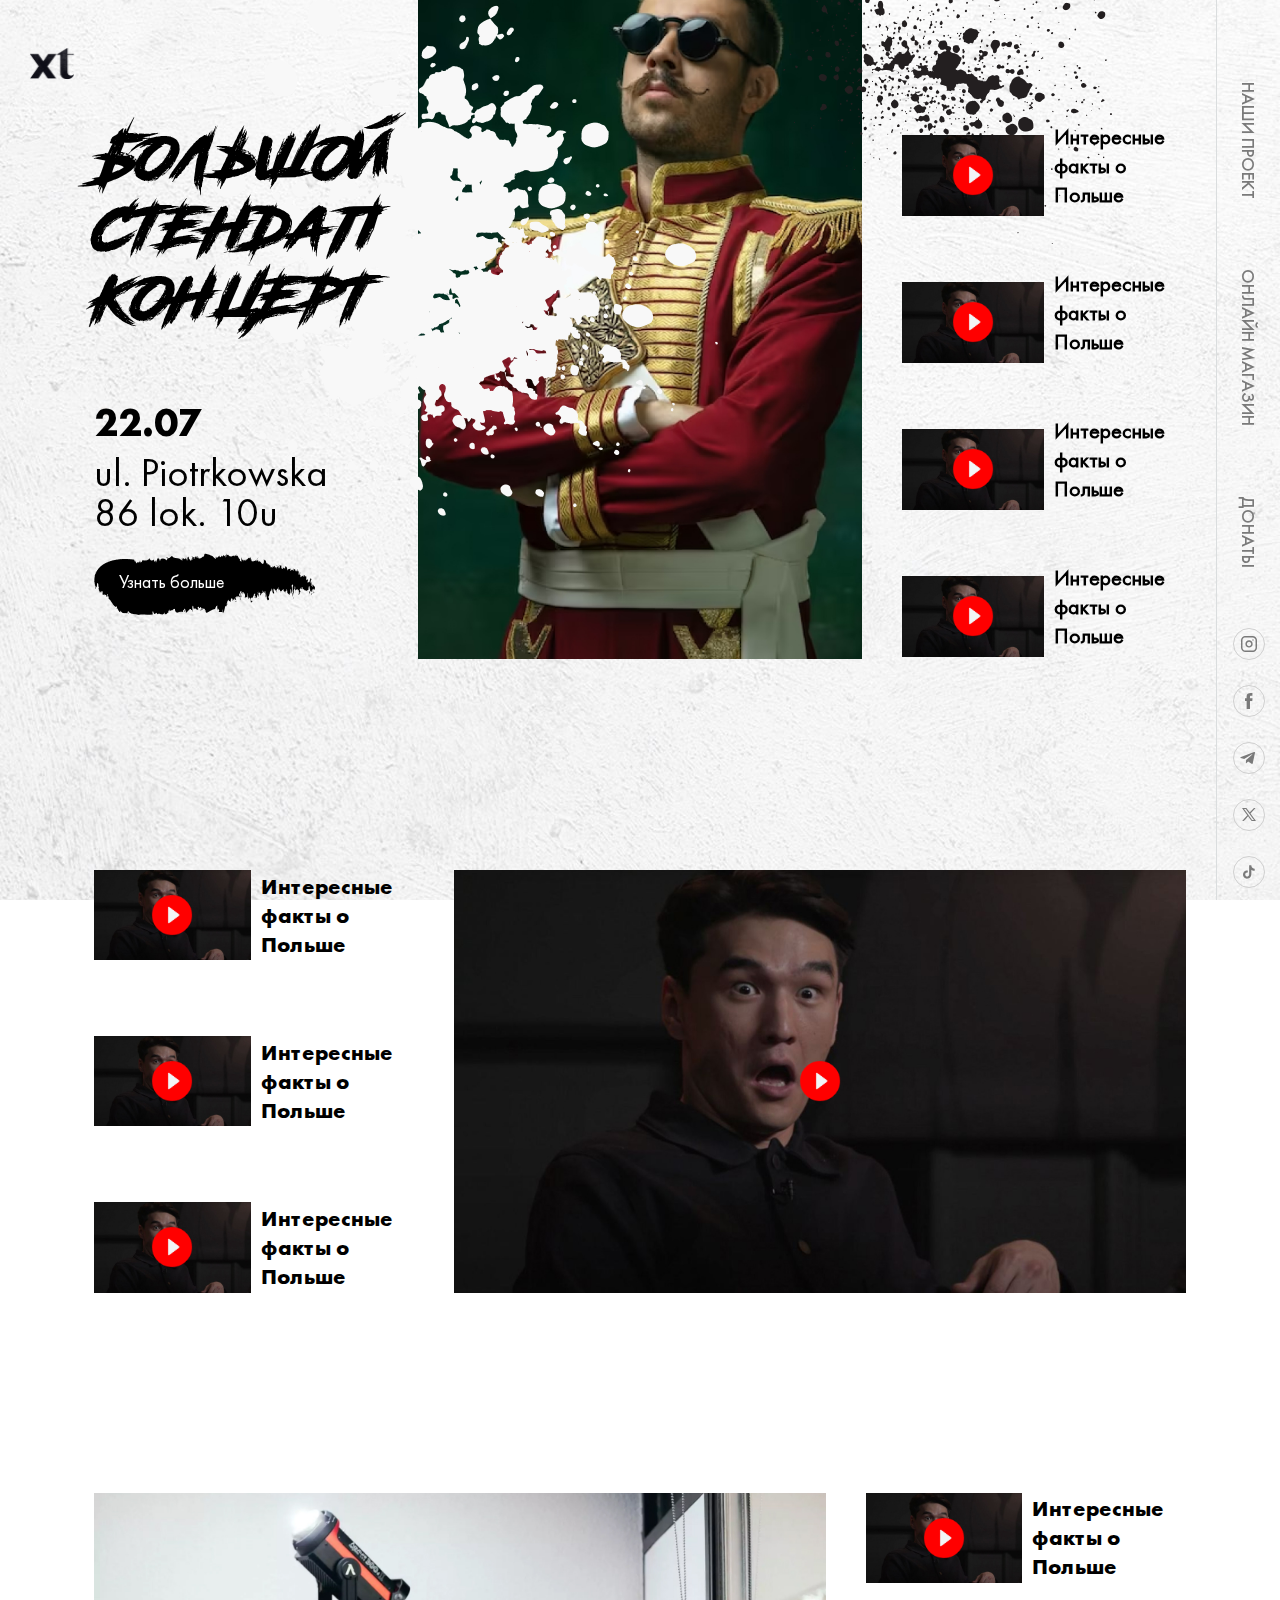
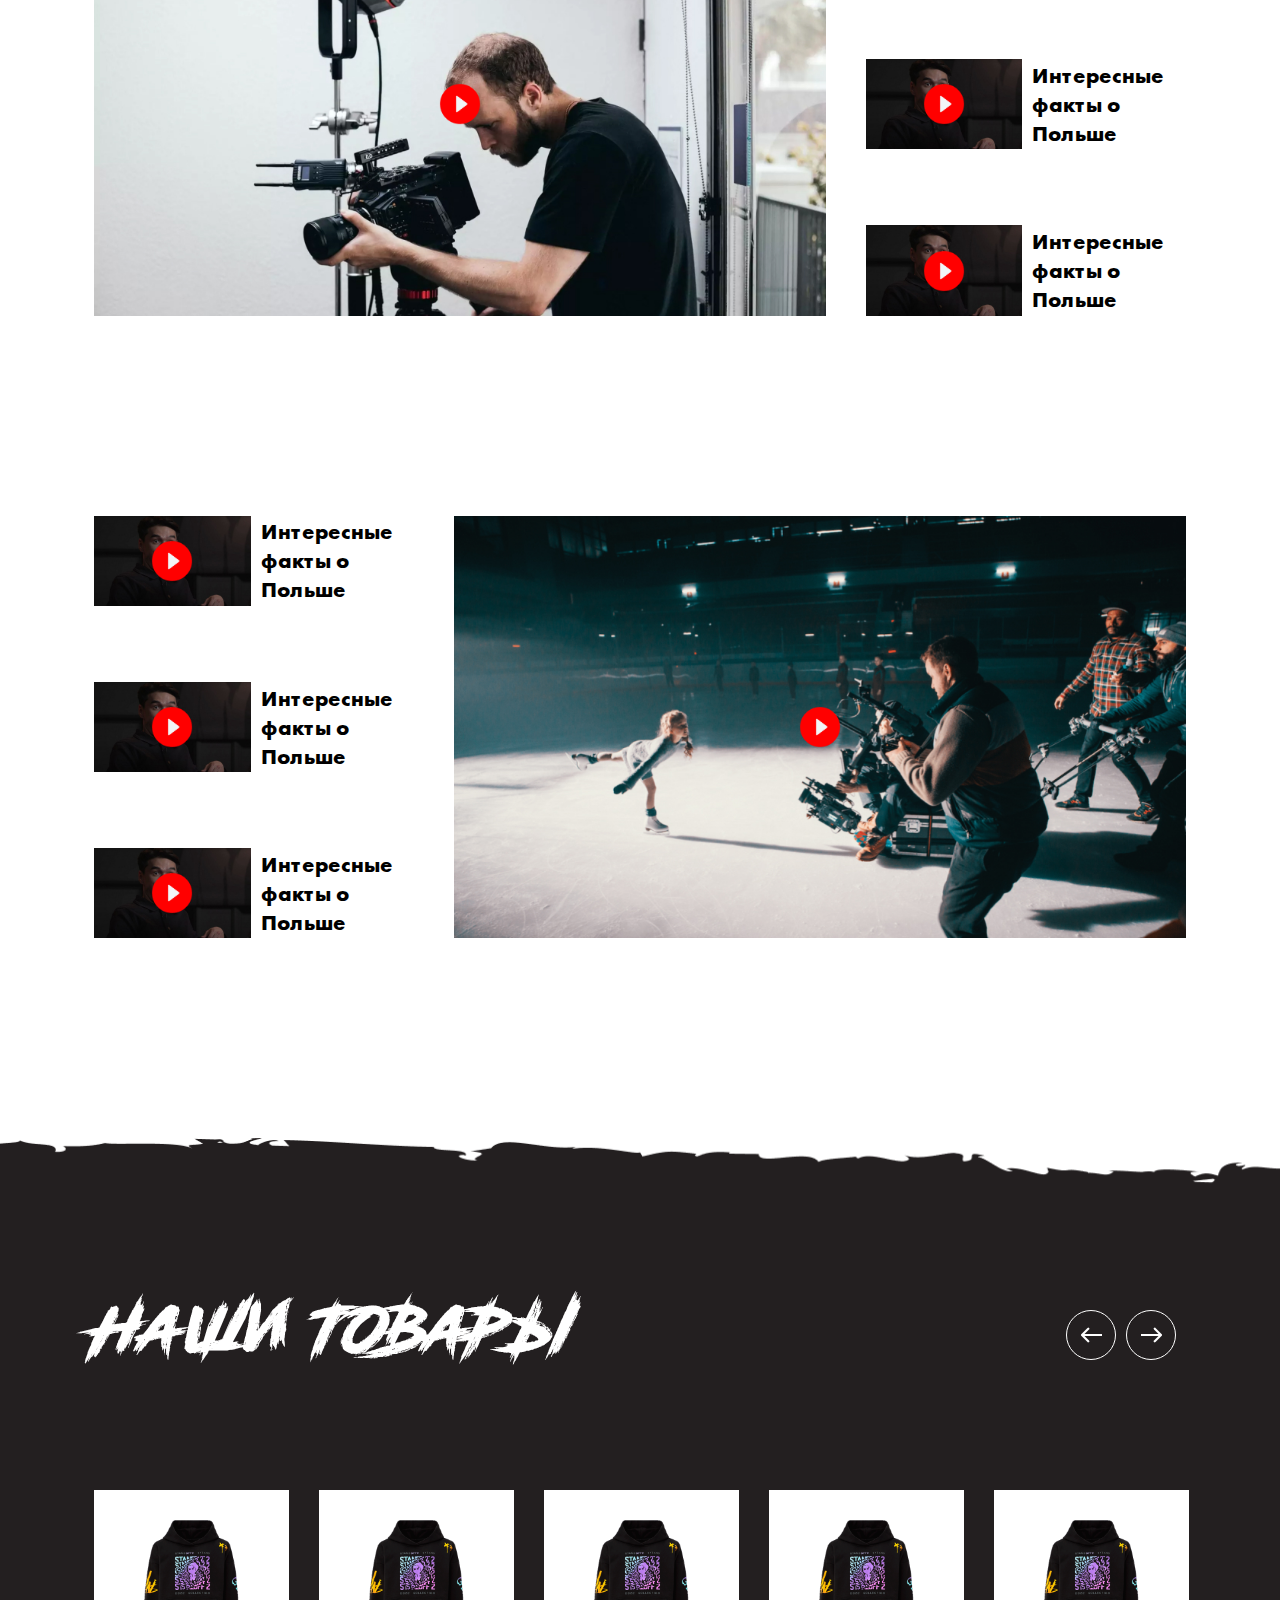
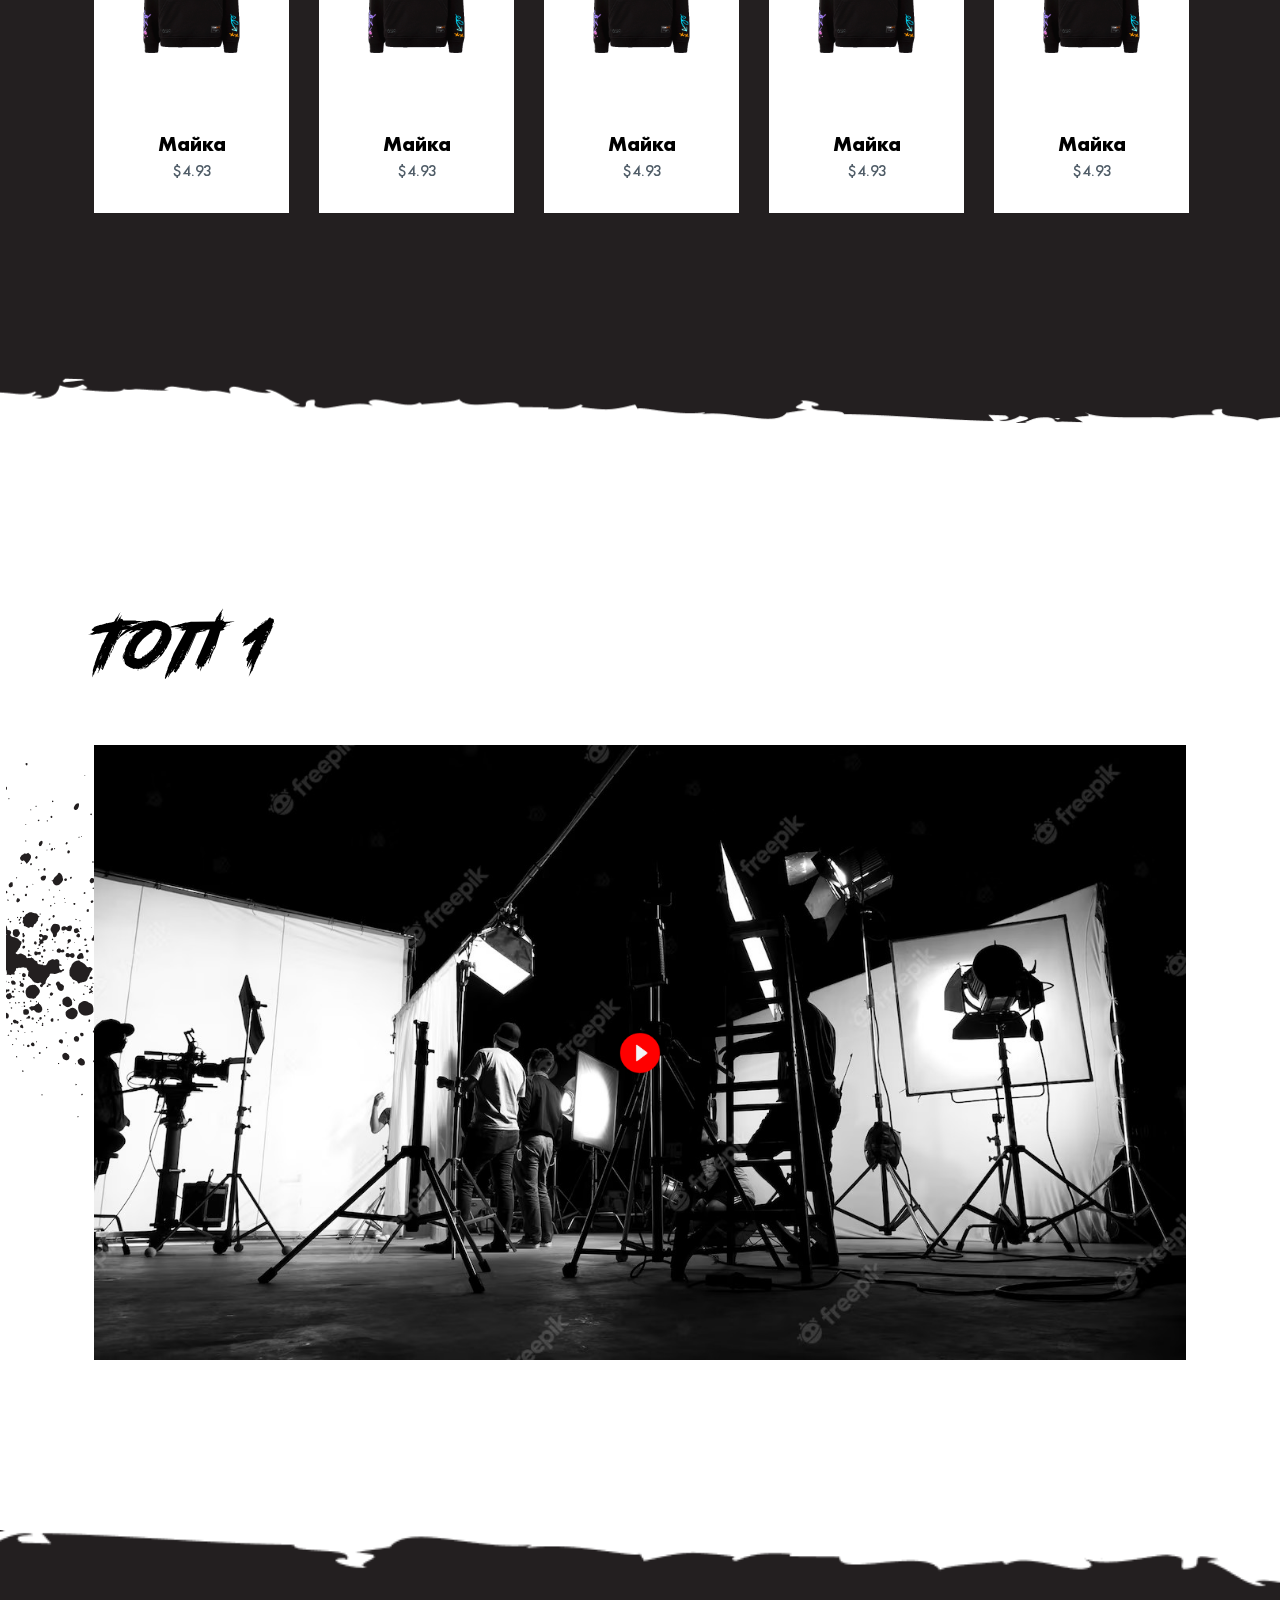
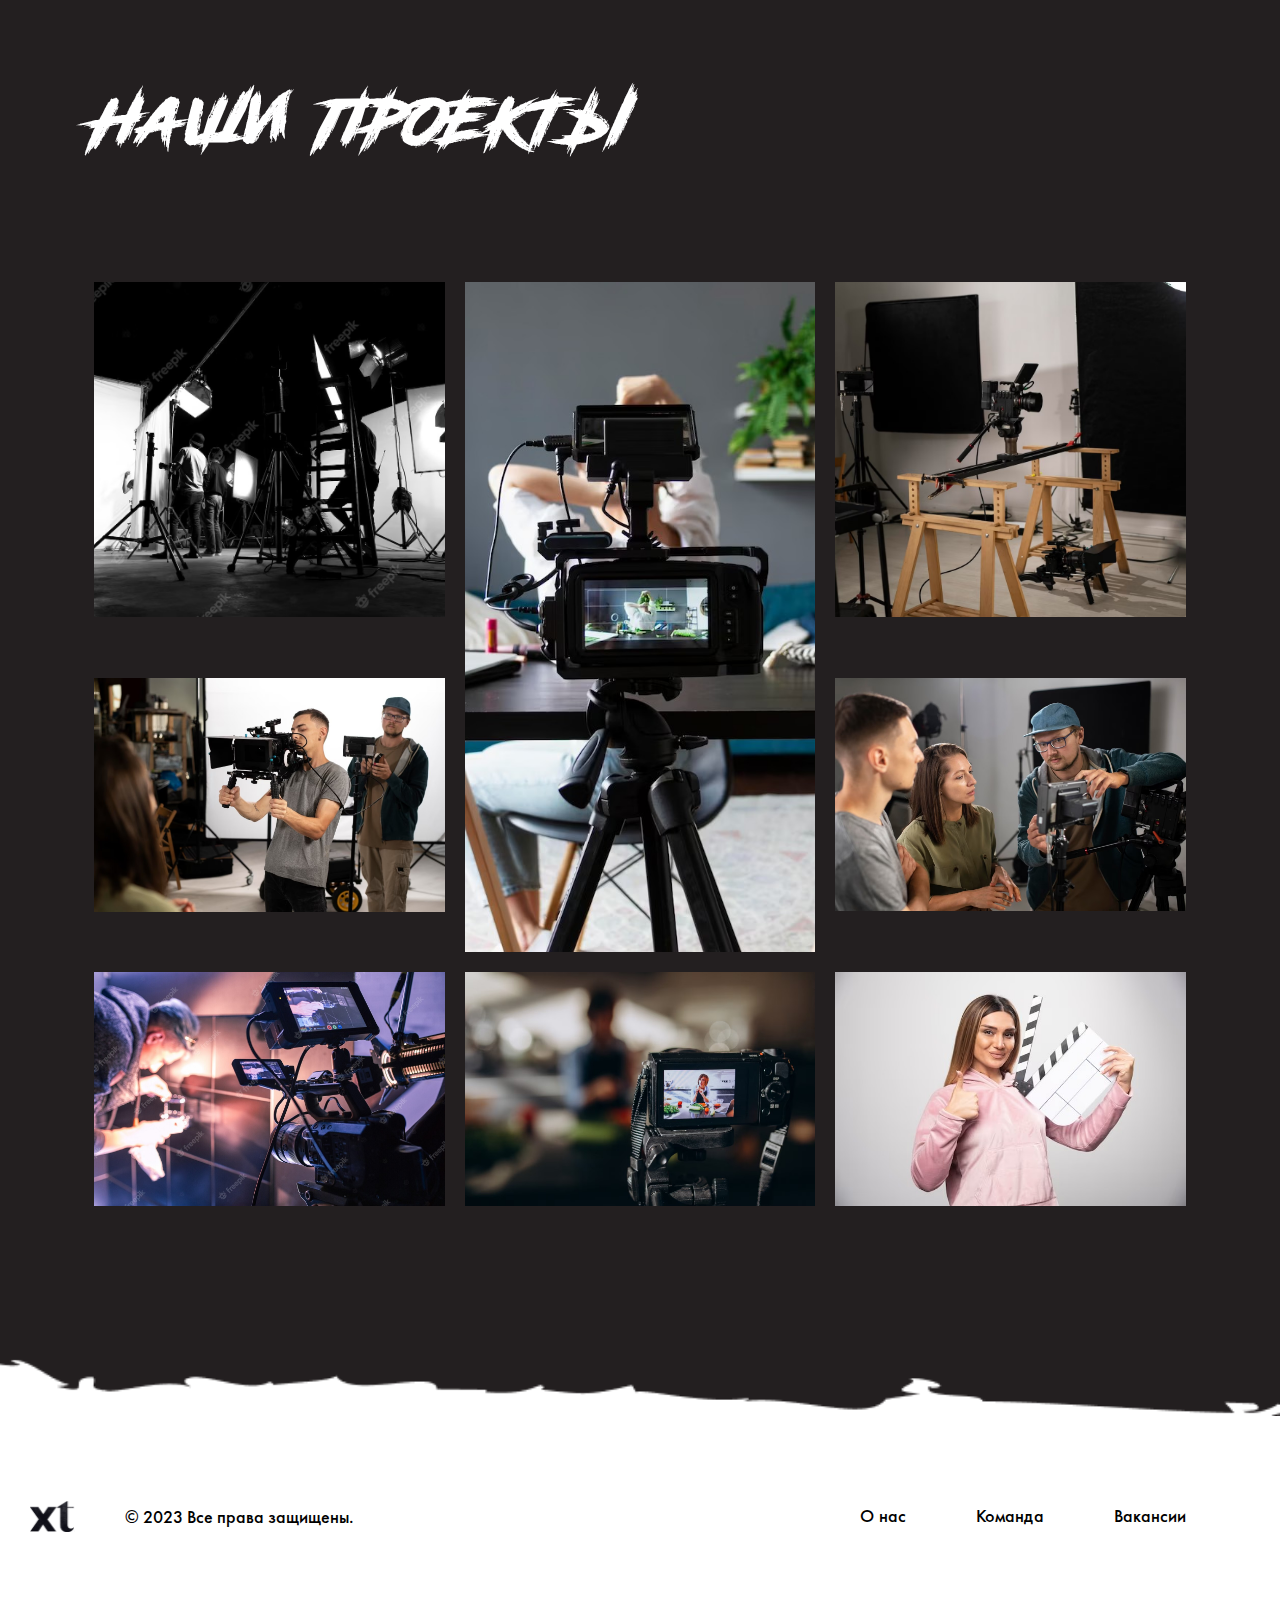
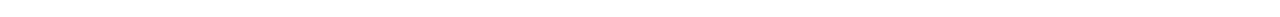
<file: index.html>
<!DOCTYPE html>
<html lang="ru">
<head>
    <meta charset="UTF-8">
    <meta http-equiv="X-UA-Compatible" content="IE=edge">
    <meta name="viewport" content="width=device-width, initial-scale=1.0">
    <link rel="stylesheet" href="css/style.css">
    <title>XT</title>
</head>
<body>
    <header class="header">
        <div class="wrapper">
            <div class="header__top">
                <a class="logo" href="#">
                    <img src="img/logo.svg" alt="">
                </a>
            </div>
        </div>
        <div class="header__right">
            <nav class="menu">
                <a href="" onclick="openMenu(event)" class="menu__btn">
                    <span class="menu__btn__element"></span>
                </a>
                <ul class="menu__list">
                    <li class="menu__list__items menu-open-one">
                        <a class="menu__list__link" href="#">Наши проект</a>
                    </li>
                    <li class="menu__list__items menu-open-shop">
                        <a class="menu__list__link" href="#">Онлайн магазин</a>
                    </li>
                    <li class="menu__list__items menu-open-donat">
                        <a class="menu__list__link" href="#">Донаты</a>
                    </li>
                </ul>
            </nav>
            <div class="social">
                <div class="social__items">
                    <a class="social__items__link" href="#">
                        <svg class="social__icon" xmlns="http://www.w3.org/2000/svg" viewBox="0 0 32 32" fill="none">
                            <path d="M15.9927 8.00393C17.2354 8.00393 18.4759 7.99257 19.7187 8.00847C20.757 8.02211 21.6794 8.37653 22.4723 9.05585C23.1085 9.59885 23.5492 10.2713 23.7991 11.0665C23.9286 11.48 23.9991 11.9026 23.9991 12.3343C23.9991 14.8016 24.0104 17.2713 23.9945 19.7386C23.9877 20.7701 23.6219 21.6834 22.9517 22.4672C22.2951 23.2374 21.4658 23.7214 20.4707 23.9145C20.2208 23.9622 19.9618 23.994 19.7073 23.994C17.2468 24.0008 14.7863 24.0031 12.3257 23.994C11.3397 23.9917 10.4514 23.6759 9.67662 23.0648C8.80192 22.3718 8.25892 21.4744 8.07262 20.3702C8.03399 20.1453 8.009 19.9136 8.00673 19.6841C8.00219 17.2077 7.9931 14.7312 8.009 12.257C8.01582 11.2278 8.38388 10.3145 9.05638 9.52842C9.74932 8.7196 10.6286 8.24021 11.6714 8.05619C11.86 8.02211 12.0554 8.0062 12.2462 8.00393C13.4935 8.00166 14.7431 8.00393 15.9927 8.00393ZM16.004 22.5445C17.2036 22.5445 18.4055 22.549 19.6051 22.5422C19.8255 22.54 20.0504 22.5172 20.2685 22.4741C21.5703 22.2037 22.545 20.9996 22.545 19.6682C22.545 17.2258 22.5473 14.7835 22.5427 12.3411C22.5427 12.1639 22.5268 11.9844 22.4928 11.8117C22.2065 10.4122 21.0296 9.45799 19.5983 9.45799C17.1968 9.45799 14.7976 9.45572 12.3962 9.46026C12.178 9.46026 11.9577 9.48525 11.7441 9.52842C10.4241 9.80105 9.45624 11.0006 9.45624 12.3479C9.45624 14.7448 9.45624 17.1418 9.45624 19.5387C9.45624 19.675 9.46078 19.8113 9.47669 19.9454C9.56075 20.7428 9.92199 21.3926 10.54 21.897C11.0784 22.3377 11.7055 22.5445 12.403 22.5445C13.6048 22.5445 14.8044 22.5445 16.004 22.5445Z" fill="#7A7A7A"/>
                            <path d="M19.6642 15.9807C19.6665 17.9391 18.0898 19.6113 16.0223 19.6045C13.9979 19.5977 12.3894 17.9846 12.3985 15.9489C12.4076 13.8882 14.1002 12.3024 16.0995 12.3365C18.0625 12.3683 19.6824 13.9905 19.6642 15.9807ZM16.0314 13.7928C14.8249 13.7928 13.8503 14.7652 13.8503 15.9671C13.8525 17.1735 14.8249 18.1459 16.0314 18.1504C17.2287 18.155 18.2011 17.1758 18.2102 15.9693C18.217 14.7743 17.2309 13.7792 16.0314 13.7928Z" fill="#7A7A7A"/>
                            <path d="M20.0027 11.2754C20.4026 11.2754 20.7275 11.6026 20.7275 12.0047C20.7275 12.4046 20.4003 12.7294 19.9982 12.7294C19.5983 12.7294 19.2734 12.4023 19.2734 12.0001C19.2734 11.6003 19.6006 11.2754 20.0027 11.2754Z" fill="#7A7A7A"/>
                            <rect x="0.5" y="0.5" width="31" height="31" rx="15.5" stroke="#CFCFCF"/>
                        </svg>
                    </a>
                </div>
                <div class="social__items">
                    <a class="social__items__link" href="#">
                        <svg class="social__icon" xmlns="http://www.w3.org/2000/svg" viewBox="0 0 32 32" fill="none">
                            <path d="M13.6473 15.9942C13.0746 15.9942 12.5491 15.9942 12 15.9942C12 15.0924 12 14.2138 12 13.3004C12.5314 13.3004 13.0687 13.3004 13.6355 13.3004C13.6355 12.6545 13.6178 12.0495 13.6414 11.4385C13.6709 10.8102 13.7418 10.1818 14.037 9.60582C14.468 8.78545 15.1647 8.27927 16.0917 8.18618C17.1899 8.07564 18.294 8.05818 19.4277 8C19.4277 8.95418 19.4277 9.83855 19.4277 10.7578C19.0321 10.7578 18.6424 10.752 18.2527 10.7578C18.0224 10.7636 17.7863 10.7811 17.556 10.8218C17.1781 10.8916 16.9951 11.1709 16.9774 11.7295C16.9597 12.2298 16.9715 12.736 16.9715 13.2771C17.8158 13.2771 18.6424 13.2771 19.5044 13.2771C19.4808 13.6087 19.469 13.8996 19.4395 14.1905C19.3922 14.6735 19.3155 15.1564 19.2801 15.6451C19.2623 15.8953 19.1974 16.0058 18.9199 16C18.2822 15.9825 17.6446 15.9942 16.9833 15.9942C16.9833 18.6705 16.9833 21.3236 16.9833 24C15.8614 24 14.7691 24 13.6473 24C13.6473 21.3469 13.6473 18.6938 13.6473 15.9942Z" fill="#7A7A7A"/>
                            <rect x="0.5" y="0.5" width="31" height="31" rx="15.5" stroke="#CFCFCF"/>
                        </svg>
                    </a>
                </div>
                <div class="social__items">
                    <a class="social__items__link" href="#">
                        <svg class="social__icon" xmlns="http://www.w3.org/2000/svg" viewBox="0 0 32 32" fill="none">
                            <path d="M21.9582 11.0922L19.7449 21.2757C19.5778 21.9942 19.1425 22.1731 18.5238 21.8348L15.1511 19.4102L13.524 20.9373C13.3438 21.1131 13.1935 21.2598 12.8461 21.2598L13.0887 17.9091L19.3389 12.399C19.6108 12.1629 19.2797 12.0316 18.9167 12.2682L11.1897 17.0152L7.86313 15.9992C7.13967 15.7789 7.12657 15.2933 8.014 14.9545L21.0252 10.0639C21.6277 9.84359 22.1547 10.1947 21.9582 11.0927V11.0922Z" fill="#7A7A7A"/>
                            <rect x="0.5" y="0.5" width="31" height="31" rx="15.5" stroke="#CFCFCF"/>
                        </svg>
                    </a>
                </div>
                <div class="social__items">
                    <a class="social__items__link" href="#">
                        <svg class="social__icon" xmlns="http://www.w3.org/2000/svg" viewBox="0 0 32 32" fill="none">
                            <path d="M9 9.00498C9.27403 9.00498 9.48445 9.00498 9.68997 9.00498C10.8497 9.00498 12.0045 9.00997 13.1643 9C13.3355 9 13.4432 9.04983 13.546 9.19433C14.5687 10.5845 15.5963 11.9647 16.6239 13.3499C16.6631 13.3998 16.7071 13.4496 16.7658 13.5243C16.9713 13.2951 17.172 13.0809 17.3677 12.8616C18.4834 11.6259 19.5942 10.3902 20.7148 9.15945C20.7931 9.07474 20.9301 9.01495 21.0426 9.00997C21.5124 8.99502 21.9822 9.00498 22.5204 9.00498C20.8273 10.8835 19.1783 12.7171 17.5194 14.5608C19.3397 17.0272 21.1552 19.4837 22.9951 21.9751C22.8826 21.9851 22.814 21.995 22.7455 21.995C21.4488 21.995 20.152 21.99 18.8553 22C18.6742 22 18.5568 21.9452 18.4491 21.7957C17.3873 20.3557 16.3205 18.9157 15.2587 17.4806C15.2097 17.4159 15.1608 17.3561 15.0972 17.2714C14.6029 17.8245 14.1185 18.3626 13.634 18.8957C12.7532 19.8773 11.8773 20.8589 10.9867 21.8306C10.9084 21.9203 10.7567 21.9801 10.6344 21.9851C10.1744 22.005 9.70954 21.99 9.17616 21.99C10.9231 20.0418 12.6211 18.1483 14.3436 16.23C12.5722 13.8383 10.8057 11.4465 9 9.00498ZM11.0357 9.9816C11.1188 10.1012 11.1629 10.166 11.2118 10.2307C13.7123 13.614 16.2226 16.9874 18.6987 20.3856C19.0412 20.854 19.374 21.1031 19.9514 21.0184C20.2744 20.9736 20.6071 21.0084 20.9839 21.0084C20.8909 20.8789 20.8322 20.7992 20.7735 20.7244C19.3544 18.8061 17.9402 16.8927 16.5211 14.9743C15.3418 13.3749 14.1527 11.7704 12.9636 10.166C12.9049 10.0862 12.8071 9.99157 12.7239 9.98658C12.1807 9.97164 11.6375 9.9816 11.0357 9.9816Z" fill="#7A7A7A"/>
                            <rect x="0.5" y="0.5" width="31" height="31" rx="15.5" stroke="#CFCFCF"/>
                        </svg>
                    </a>
                </div>
                <div class="social__items">
                    <a class="social__items__link" href="#">
                        <svg class="social__icon" xmlns="http://www.w3.org/2000/svg" viewBox="0 0 32 32" fill="none">
                            <path d="M21.7075 12.6716C20.9454 12.6716 20.2423 12.4192 19.6777 11.9933C19.0301 11.505 18.5648 10.7889 18.4005 9.96342C18.3593 9.75587 18.3376 9.54491 18.3358 9.33331H16.1589V15.2818L16.1563 18.54C16.1563 19.4111 15.589 20.1497 14.8027 20.4095C14.5671 20.4874 14.3191 20.5203 14.0714 20.5065C13.7438 20.4885 13.4368 20.3897 13.17 20.23C12.6023 19.8905 12.2173 19.2745 12.2069 18.5698C12.1904 17.4684 13.0808 16.5704 14.1814 16.5704C14.3987 16.5704 14.6073 16.6059 14.8027 16.6703V14.46C14.5966 14.4295 14.3869 14.4136 14.1749 14.4136C12.9702 14.4136 11.8436 14.9143 11.0382 15.8164C10.4295 16.4982 10.0643 17.368 10.008 18.28C9.93421 19.4781 10.3726 20.6171 11.2228 21.4574C11.3478 21.5808 11.479 21.6953 11.6161 21.8009C12.3451 22.3619 13.2363 22.666 14.1749 22.666C14.3869 22.666 14.5966 22.6503 14.8027 22.6198C15.6795 22.4899 16.4885 22.0885 17.127 21.4574C17.9115 20.682 18.3449 19.6526 18.3496 18.557L18.3384 13.6914C18.7136 13.9807 19.1245 14.2204 19.5611 14.4044C20.2441 14.6926 20.9684 14.8387 21.7138 14.8384V12.6711C21.7143 12.6716 21.708 12.6716 21.7075 12.6716Z" fill="#7A7A7A"/>
                            <rect x="0.5" y="0.5" width="31" height="31" rx="15.5" stroke="#CFCFCF"/>
                        </svg>
                    </a>
                </div>
                <div class="social__items">
                    <a class="social__items__link" href="#">
                        <svg class="social__icon" xmlns="http://www.w3.org/2000/svg" viewBox="0 0 32 32" fill="none">
                            <path fill-rule="evenodd" clip-rule="evenodd" d="M24.3627 12.7794C24.3627 12.7794 24.1957 11.5777 23.6843 11.0484C23.0352 10.3535 22.3077 10.3503 21.9744 10.3099C19.5861 10.1334 16.0037 10.1334 16.0037 10.1334H15.9963C15.9963 10.1334 12.4139 10.1334 10.0256 10.3099C9.69174 10.3503 8.96481 10.3535 8.31521 11.0484C7.80374 11.5777 7.63734 12.7794 7.63734 12.7794C7.63734 12.7794 7.46667 14.191 7.46667 15.602V16.9253C7.46667 18.3369 7.63734 19.748 7.63734 19.748C7.63734 19.748 7.80374 20.9497 8.31521 21.479C8.96481 22.1738 9.81761 22.152 10.1973 22.2245C11.5627 22.3586 16 22.4 16 22.4C16 22.4 19.5861 22.3946 21.9744 22.218C22.3077 22.1771 23.0352 22.1738 23.6843 21.479C24.1957 20.9497 24.3627 19.748 24.3627 19.748C24.3627 19.748 24.5333 18.3369 24.5333 16.9253V15.602C24.5333 14.191 24.3627 12.7794 24.3627 12.7794Z" fill="#7A7A7A"/>
                            <path fill-rule="evenodd" clip-rule="evenodd" d="M14.2378 18.5288L14.2373 13.6285L18.8485 16.0871L14.2378 18.5288Z" fill="white"/>
                            <rect x="0.5" y="0.5" width="31" height="31" rx="15.5" stroke="#CFCFCF"/>
                        </svg>
                    </a>
                </div>
            </div>
            <div class="basket">
                <a class="backet__link" href="#">
                    <svg class="social__icon--basket" xmlns="http://www.w3.org/2000/svg" viewBox="0 0 62 62" fill="none">
                        <path d="M20.3334 40.3334C20.3334 41.0406 20.6143 41.7189 21.1144 42.219C21.6145 42.7191 22.2928 43 23 43C23.7073 43 24.3856 42.7191 24.8857 42.219C25.3858 41.7189 25.6667 41.0406 25.6667 40.3334C25.6667 39.6261 25.3858 38.9478 24.8857 38.4477C24.3856 37.9476 23.7073 37.6667 23 37.6667C22.2928 37.6667 21.6145 37.9476 21.1144 38.4477C20.6143 38.9478 20.3334 39.6261 20.3334 40.3334Z" stroke="#7A7A7A" stroke-width="2.75" stroke-linecap="round" stroke-linejoin="round"/>
                        <path d="M35 40.3334C35 41.0406 35.281 41.7189 35.781 42.219C36.2811 42.7191 36.9594 43 37.6667 43C38.3739 43 39.0522 42.7191 39.5523 42.219C40.0524 41.7189 40.3333 41.0406 40.3333 40.3334C40.3333 39.6261 40.0524 38.9478 39.5523 38.4477C39.0522 37.9476 38.3739 37.6667 37.6667 37.6667C36.9594 37.6667 36.2811 37.9476 35.781 38.4477C35.281 38.9478 35 39.6261 35 40.3334Z" stroke="#7A7A7A" stroke-width="2.75" stroke-linecap="round" stroke-linejoin="round"/>
                        <path d="M37.6667 37.6667H23V19H20.3334" stroke="#7A7A7A" stroke-width="2.75" stroke-linecap="round" stroke-linejoin="round"/>
                        <path d="M23 21.6667L41.6667 23L40.3333 32.3334H23" stroke="#7A7A7A" stroke-width="2.75" stroke-linecap="round" stroke-linejoin="round"/>
                    </svg>
                </a>
            </div>
        </div>
    </header>
    <section class="hero">
        <div class="wrapper">
            <div class="hero__box">
                <div class="hero__box__items">
                    <div class="hero__box__content">
                        <h1>Большой стендап концерт</h1>
                        <span>22.07</span>
                        <p>ul. Piotrkowska 86 lok. 10u</p>
                        <a class="hero__box__content__link" href="#">Узнать больше</a>
                    </div>
                </div>
                <div class="hero__box__items hero__box__items--center">
                    <img class="hero__img__absolute--left" src="img/hero--img--abs--left.png" alt="">
                    <img class="hero__box__img" src="img/hero--img.jpg" alt="">
                    <img class="hero__img__absolute--right" src="img/hero--img--abs--right.png" alt="">
                </div>
                <div class="hero__box__items">
                    <div class="hero__box__content video video--hero--row">
                        <div class="video__items video__items--hero">
                            <a class="video__items__link" href="#">
                                <div class="video__items__img">
                                    <img class="play" src="img/play.png" alt="">
                                    <img src="img/video__img.jpg" alt="">
                                </div>
                                <p class="video__items__title">Интересные факты о Польше</p>
                            </a>
                        </div>
                        <div class="video__items video__items--hero">
                            <a class="video__items__link" href="#">
                                <div class="video__items__img">
                                    <img class="play" src="img/play.png" alt="">
                                    <img src="img/video__img.jpg" alt="">
                                </div>
                                <p class="video__items__title">Интересные факты о Польше</p>
                            </a>
                        </div>
                        <div class="video__items video__items--hero">
                            <a class="video__items__link" href="#">
                                <div class="video__items__img">
                                    <img class="play" src="img/play.png" alt="">
                                    <img src="img/video__img.jpg" alt="">
                                </div>
                                <p class="video__items__title">Интересные факты о Польше</p>
                            </a>
                        </div>
                        <div class="video__items video__items--hero">
                            <a class="video__items__link" href="#">
                                <div class="video__items__img">
                                    <img class="play" src="img/play.png" alt="">
                                    <img src="img/video__img.jpg" alt="">
                                </div>
                                <p class="video__items__title">Интересные факты о Польше</p>
                            </a>
                        </div>   
                    </div>
                </div>
            </div>
        </div>
    </section>
    <section class="project">
        <div class="wrapper">
            <div class="project__box">
                <div class="project__box__items">
                    <div class="project__content video--hero--row">
                        <div class="video__items video__items--hero">
                            <a class="video__items__link" href="#">
                                <div class="video__items__img">
                                    <img class="play" src="img/play.png" alt="">
                                    <img src="img/video__img.jpg" alt="">
                                </div>
                                <p class="video__items__title">Интересные факты о Польше</p>
                            </a>
                        </div>
                        <div class="video__items video__items--hero">
                            <a class="video__items__link" href="#">
                                <div class="video__items__img">
                                    <img class="play" src="img/play.png" alt="">
                                    <img src="img/video__img.jpg" alt="">
                                </div>
                                <p class="video__items__title">Интересные факты о Польше</p>
                            </a>
                        </div>
                        <div class="video__items video__items--hero">
                            <a class="video__items__link" href="#">
                                <div class="video__items__img">
                                    <img class="play" src="img/play.png" alt="">
                                    <img src="img/video__img.jpg" alt="">
                                </div>
                                <p class="video__items__title">Интересные факты о Польше</p>
                            </a>
                        </div>
                    </div>
                </div>
                <div class="project__box__items">
                    <a class="video__items__link" href="#">
                        <div class="video__items__img">
                            <img class="play" src="img/play.png" alt="">
                            <img src="img/video__img.jpg" alt="">
                        </div>
                    </a>
                </div>
            </div>
        </div>
    </section>
    <section class="project">
        <div class="wrapper">
            <div class="project__box project__box--revers">
                <div class="project__box__items">
                    <a class="video__items__link" href="#">
                        <div class="video__items__img">
                            <img class="play" src="img/play.png" alt="">
                            <img src="img/project__img__one.jpg" alt="">
                        </div>
                    </a>
                </div>
                <div class="project__box__items">
                    <div class="project__content video--hero--row">
                        <div class="video__items video__items--hero">
                            <a class="video__items__link" href="#">
                                <div class="video__items__img">
                                    <img class="play" src="img/play.png" alt="">
                                    <img src="img/video__img.jpg" alt="">
                                </div>
                                <p class="video__items__title">Интересные факты о Польше</p>
                            </a>
                        </div>
                        <div class="video__items video__items--hero">
                            <a class="video__items__link" href="#">
                                <div class="video__items__img">
                                    <img class="play" src="img/play.png" alt="">
                                    <img src="img/video__img.jpg" alt="">
                                </div>
                                <p class="video__items__title">Интересные факты о Польше</p>
                            </a>
                        </div>
                        <div class="video__items video__items--hero">
                            <a class="video__items__link" href="#">
                                <div class="video__items__img">
                                    <img class="play" src="img/play.png" alt="">
                                    <img src="img/video__img.jpg" alt="">
                                </div>
                                <p class="video__items__title">Интересные факты о Польше</p>
                            </a>
                        </div>
                    </div>
                </div>
            </div>
        </div>
    </section>
    <section class="project">
        <div class="wrapper">
            <div class="project__box">
                <div class="project__box__items">
                    <div class="project__content video--hero--row">
                        <div class="video__items video__items--hero">
                            <a class="video__items__link" href="#">
                                <div class="video__items__img">
                                    <img class="play" src="img/play.png" alt="">
                                    <img src="img/video__img.jpg" alt="">
                                </div>
                                <p class="video__items__title">Интересные факты о Польше</p>
                            </a>
                        </div>
                        <div class="video__items video__items--hero">
                            <a class="video__items__link" href="#">
                                <div class="video__items__img">
                                    <img class="play" src="img/play.png" alt="">
                                    <img src="img/video__img.jpg" alt="">
                                </div>
                                <p class="video__items__title">Интересные факты о Польше</p>
                            </a>
                        </div>
                        <div class="video__items video__items--hero">
                            <a class="video__items__link" href="#">
                                <div class="video__items__img">
                                    <img class="play" src="img/play.png" alt="">
                                    <img src="img/video__img.jpg" alt="">
                                </div>
                                <p class="video__items__title">Интересные факты о Польше</p>
                            </a>
                        </div>
                    </div>
                </div>
                <div class="project__box__items">
                    <a class="video__items__link" href="#">
                        <div class="video__items__img">
                            <img class="play" src="img/play.png" alt="">
                            <img src="img/project__img__two.jpg" alt="">
                        </div>
                    </a>
                </div>
            </div>
        </div>
    </section>
    <section class="top section--full">
        <div class="wrapper wrapper--full">
            <div class="section__title">
                <h2>Наши товары</h2>
            </div>
            <div class="top__slider">
                <div class="top__slider__items">
                    <a class="top__slider__content" href="#">
                        <img src="img/top__product.png" alt="">
                        <h3 class="top__slider__title">Майка</h3>
                        <p class="top__slider__price">$4.93</p>
                    </a>
                </div>
                <div class="top__slider__items">
                    <a class="top__slider__content" href="#">
                        <img src="img/top__product.png" alt="">
                        <h3 class="top__slider__title">Майка</h3>
                        <p class="top__slider__price">$4.93</p>
                    </a>
                </div>
                <div class="top__slider__items">
                    <a class="top__slider__content" href="#">
                        <img src="img/top__product.png" alt="">
                        <h3 class="top__slider__title">Майка</h3>
                        <p class="top__slider__price">$4.93</p>
                    </a>
                </div>
                <div class="top__slider__items">
                    <a class="top__slider__content" href="#">
                        <img src="img/top__product.png" alt="">
                        <h3 class="top__slider__title">Майка</h3>
                        <p class="top__slider__price">$4.93</p>
                    </a>
                </div>
                <div class="top__slider__items">
                    <a class="top__slider__content" href="#">
                        <img src="img/top__product.png" alt="">
                        <h3 class="top__slider__title">Майка</h3>
                        <p class="top__slider__price">$4.93</p>
                    </a>
                </div>
                <div class="top__slider__items">
                    <a class="top__slider__content" href="#">
                        <img src="img/top__product.png" alt="">
                        <h3 class="top__slider__title">Майка</h3>
                        <p class="top__slider__price">$4.93</p>
                    </a>
                </div>
                <div class="top__slider__items">
                    <a class="top__slider__content" href="#">
                        <img src="img/top__product.png" alt="">
                        <h3 class="top__slider__title">Майка</h3>
                        <p class="top__slider__price">$4.93</p>
                    </a>
                </div>
                <div class="top__slider__items">
                    <a class="top__slider__content" href="#">
                        <img src="img/top__product.png" alt="">
                        <h3 class="top__slider__title">Майка</h3>
                        <p class="top__slider__price">$4.93</p>
                    </a>
                </div>
                <div class="top__slider__items">
                    <a class="top__slider__content" href="#">
                        <img src="img/top__product.png" alt="">
                        <h3 class="top__slider__title">Майка</h3>
                        <p class="top__slider__price">$4.93</p>
                    </a>
                </div>
                <div class="top__slider__items">
                    <a class="top__slider__content" href="#">
                        <img src="img/top__product.png" alt="">
                        <h3 class="top__slider__title">Майка</h3>
                        <p class="top__slider__price">$4.93</p>
                    </a>
                </div>
            </div>
        </div>
    </section>
    <section class="present">
        <img class="present--abs--left" src="img/present--img--abs--left.png" alt="">
        <div class="wrapper">
            <div class="section__title section__title--black">
                <h2>Топ 1</h2>
            </div>
            <div class="present__box">
                <a class="present__box__link" href="#">
                    <img class="play" src="img/play.png" alt="">
                    <img src="img/present__img.jpg" alt="">
                </a>
            </div>
        </div>
    </section>
    <section class="work section--full">
        <div class="wrapper wrapper--full">
            <div class="section__title">
                <h2>Наши проекты</h2>
            </div>
            <div class="work__box">
                <div class="work__box__items">
                    <div class="word__box__content">
                        <img class="work__box__img work__box__img--minh--onerow" src="img/present__img.jpg" alt="">
                        <img class="work__box__img" src="img/work__box__img__01.jpg" alt="">
                        <img class="work__box__img" src="img/work__box__img__02.jpg" alt="">
                    </div>
                </div>
                <div class="work__box__items">
                    <div class="word__box__content">
                        <img class="work__box__img work__box__img--minh" src="img/work__box__img__03.jpg" alt="">
                        <img class="work__box__img" src="img/work__box__img__04.jpg" alt="">
                    </div>
                </div>
                <div class="work__box__items">
                    <div class="word__box__content">
                        <img class="work__box__img work__box__img--minh--onerow" src="img/work__box__img__05.jpg" alt="">
                        <img class="work__box__img" src="img/work__box__img__06.jpg" alt="">
                        <img class="work__box__img" src="img/work__box__img__07.jpg" alt="">
                    </div>
                </div>
            </div>
        </div>
    </section>
    <footer class="footer">
        <div class="wrapper wrapper--footer">
            <div class="footer__box">
                <div class="footer__box__items">
                    <a class="logo" href="#">
                        <img src="img/logo.svg" alt="">
                    </a>
                    <p>© 2023 Все права защищены.</p>
                </div>
                <div class="footer__box__items">
                    <ul class="footer__menu__list">
                        <li class="footer__menu__list__items">
                            <a class="footer__link" href="#">О нас</a>
                        </li>
                        <li class="footer__menu__list__items">
                            <a class="footer__link" href="#">Команда</a>
                        </li>
                        <li class="footer__menu__list__items">
                            <a class="footer__link" href="#">Вакансии</a>
                        </li>
                    </ul>
                </div>
            </div>
        </div>
    </footer>
    <section class="menu-modal menu-modal--one section--full">
        <a href="https://yandex.by/" class="menu-modal__link">Наши проекты</a>
        <img class="menu-modal__img" src="img/modal__menu__one.png" alt="">
    </section>
    <section class="menu-modal menu-modal--shop section--full">
        <a href="https://yandex.by/" class="menu-modal__link menu-modal__link--shop">Онлайн-магазин</a>
        <img class="menu-modal__img--shop" src="img/modal__menu__basket.png" alt="">
    </section>
    <section class="menu-modal menu-modal--donat section--full">
        <a href="https://yandex.by/" class="menu-modal__link menu-modal__link--donat">Донаты</a>
        <img class="menu-modal__img--shop" src="img/modal__menu__donat.png" alt="">
    </section>
    <script src="js/jquery-3.7.1.min.js"></script>
    <script src="js/slick.min.js"></script>
    <script src="js/main.js"></script>
</body>
</html>
</file>
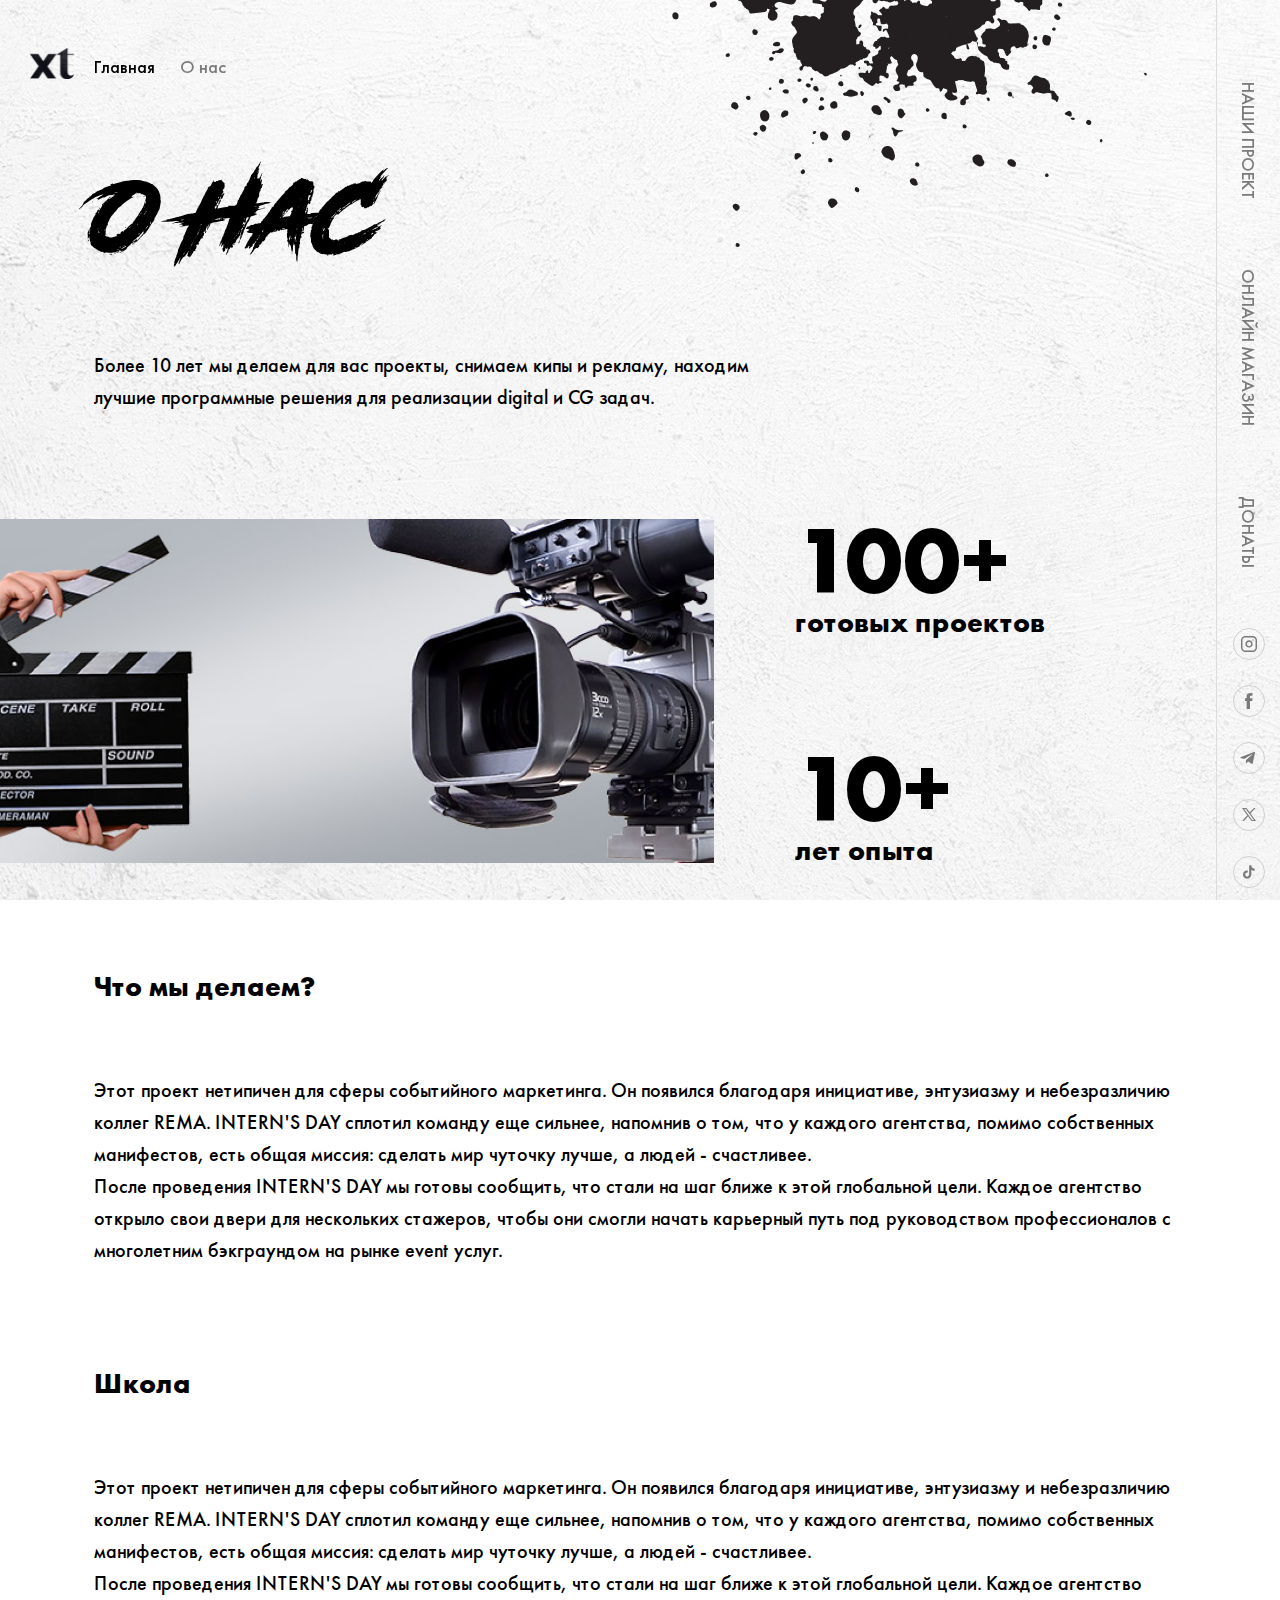
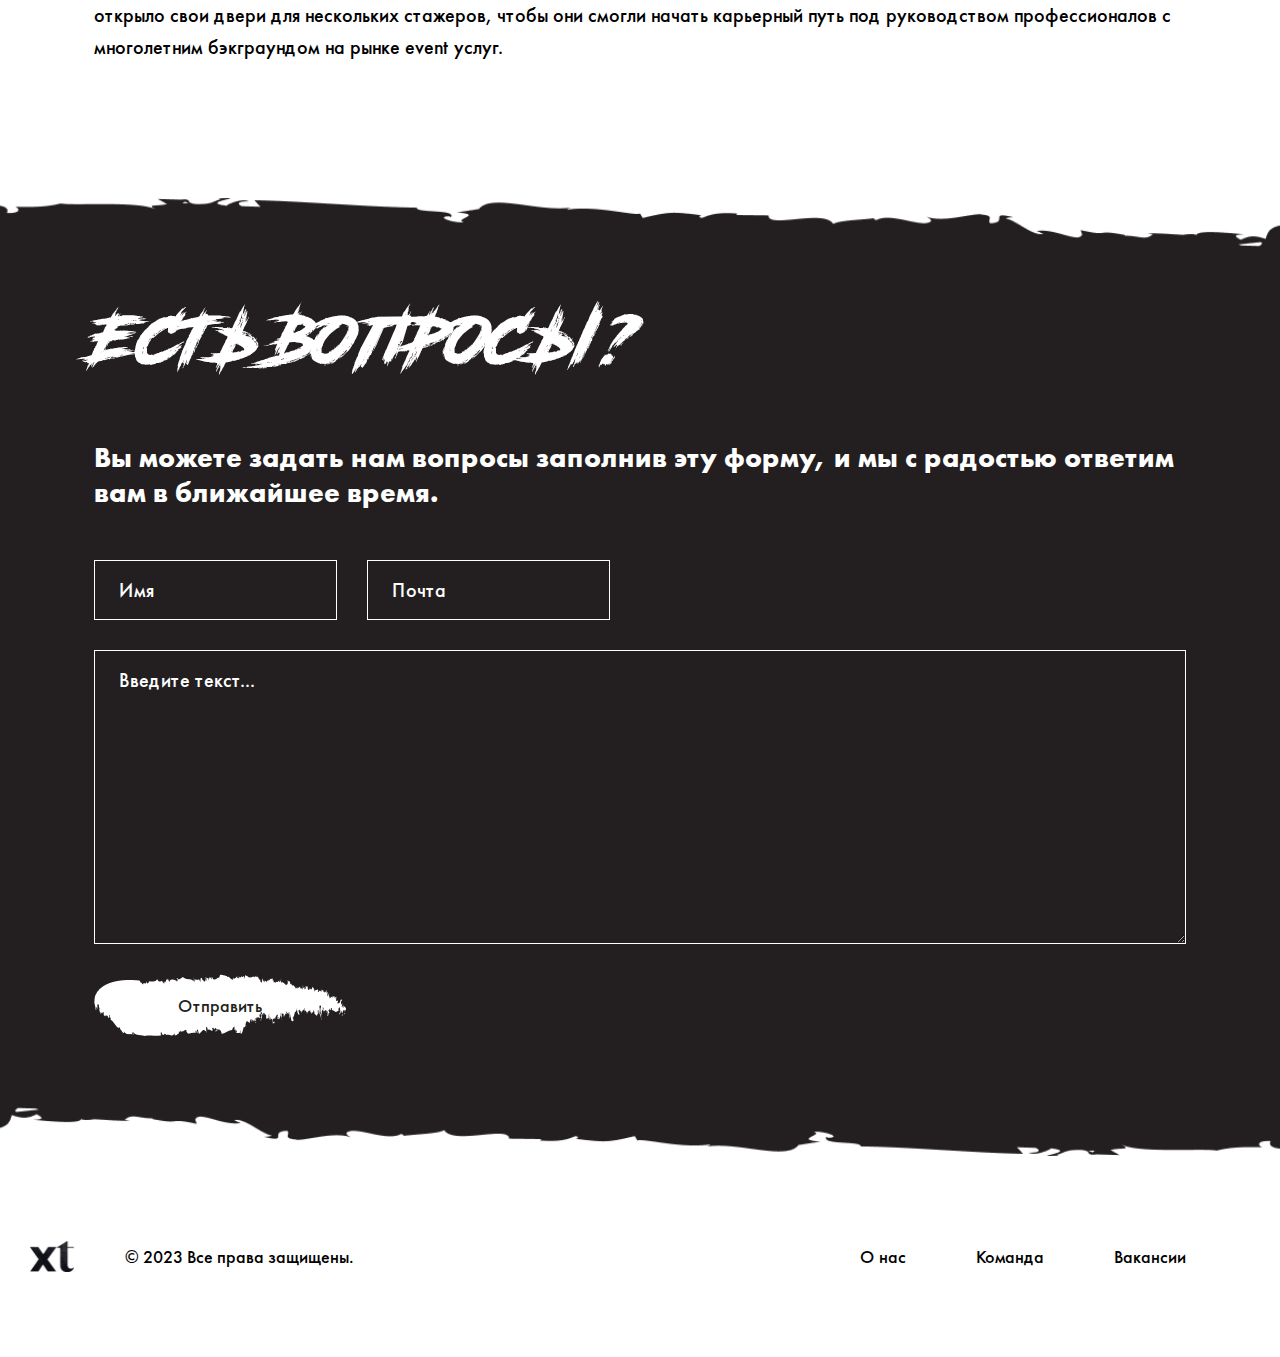
<file: about.html>
<!DOCTYPE html>
<html lang="ru">
<head>
    <meta charset="UTF-8">
    <meta http-equiv="X-UA-Compatible" content="IE=edge">
    <meta name="viewport" content="width=device-width, initial-scale=1.0">
    <link rel="stylesheet" href="css/style.css">
    <title>О нас - XT</title>
</head>
<body>
    <header class="header">
        <div class="wrapper">
            <div class="header__top">
                <a class="logo" href="#">
                    <img src="img/logo.svg" alt="">
                </a>
            </div>
            <img class="catalog-img-absolute-top" src="img/catalog--absolute.png" alt="">
        </div>
        <div class="header__right">
            <nav class="menu">
                <a href="" onclick="openMenu(event)" class="menu__btn">
                    <span class="menu__btn__element"></span>
                </a>
                <ul class="menu__list">
                    <li class="menu__list__items">
                        <a class="menu__list__link" href="#">Наши проект</a>
                    </li>
                    <li class="menu__list__items">
                        <a class="menu__list__link" href="#">Онлайн магазин</a>
                    </li>
                    <li class="menu__list__items">
                        <a class="menu__list__link" href="#">Донаты</a>
                    </li>
                </ul>
            </nav>
            <div class="social">
                <div class="social__items">
                    <a class="social__items__link" href="#">
                        <svg class="social__icon" xmlns="http://www.w3.org/2000/svg" viewBox="0 0 32 32" fill="none">
                            <path d="M15.9927 8.00393C17.2354 8.00393 18.4759 7.99257 19.7187 8.00847C20.757 8.02211 21.6794 8.37653 22.4723 9.05585C23.1085 9.59885 23.5492 10.2713 23.7991 11.0665C23.9286 11.48 23.9991 11.9026 23.9991 12.3343C23.9991 14.8016 24.0104 17.2713 23.9945 19.7386C23.9877 20.7701 23.6219 21.6834 22.9517 22.4672C22.2951 23.2374 21.4658 23.7214 20.4707 23.9145C20.2208 23.9622 19.9618 23.994 19.7073 23.994C17.2468 24.0008 14.7863 24.0031 12.3257 23.994C11.3397 23.9917 10.4514 23.6759 9.67662 23.0648C8.80192 22.3718 8.25892 21.4744 8.07262 20.3702C8.03399 20.1453 8.009 19.9136 8.00673 19.6841C8.00219 17.2077 7.9931 14.7312 8.009 12.257C8.01582 11.2278 8.38388 10.3145 9.05638 9.52842C9.74932 8.7196 10.6286 8.24021 11.6714 8.05619C11.86 8.02211 12.0554 8.0062 12.2462 8.00393C13.4935 8.00166 14.7431 8.00393 15.9927 8.00393ZM16.004 22.5445C17.2036 22.5445 18.4055 22.549 19.6051 22.5422C19.8255 22.54 20.0504 22.5172 20.2685 22.4741C21.5703 22.2037 22.545 20.9996 22.545 19.6682C22.545 17.2258 22.5473 14.7835 22.5427 12.3411C22.5427 12.1639 22.5268 11.9844 22.4928 11.8117C22.2065 10.4122 21.0296 9.45799 19.5983 9.45799C17.1968 9.45799 14.7976 9.45572 12.3962 9.46026C12.178 9.46026 11.9577 9.48525 11.7441 9.52842C10.4241 9.80105 9.45624 11.0006 9.45624 12.3479C9.45624 14.7448 9.45624 17.1418 9.45624 19.5387C9.45624 19.675 9.46078 19.8113 9.47669 19.9454C9.56075 20.7428 9.92199 21.3926 10.54 21.897C11.0784 22.3377 11.7055 22.5445 12.403 22.5445C13.6048 22.5445 14.8044 22.5445 16.004 22.5445Z" fill="#7A7A7A"/>
                            <path d="M19.6642 15.9807C19.6665 17.9391 18.0898 19.6113 16.0223 19.6045C13.9979 19.5977 12.3894 17.9846 12.3985 15.9489C12.4076 13.8882 14.1002 12.3024 16.0995 12.3365C18.0625 12.3683 19.6824 13.9905 19.6642 15.9807ZM16.0314 13.7928C14.8249 13.7928 13.8503 14.7652 13.8503 15.9671C13.8525 17.1735 14.8249 18.1459 16.0314 18.1504C17.2287 18.155 18.2011 17.1758 18.2102 15.9693C18.217 14.7743 17.2309 13.7792 16.0314 13.7928Z" fill="#7A7A7A"/>
                            <path d="M20.0027 11.2754C20.4026 11.2754 20.7275 11.6026 20.7275 12.0047C20.7275 12.4046 20.4003 12.7294 19.9982 12.7294C19.5983 12.7294 19.2734 12.4023 19.2734 12.0001C19.2734 11.6003 19.6006 11.2754 20.0027 11.2754Z" fill="#7A7A7A"/>
                            <rect x="0.5" y="0.5" width="31" height="31" rx="15.5" stroke="#CFCFCF"/>
                        </svg>
                    </a>
                </div>
                <div class="social__items">
                    <a class="social__items__link" href="#">
                        <svg class="social__icon" xmlns="http://www.w3.org/2000/svg" viewBox="0 0 32 32" fill="none">
                            <path d="M13.6473 15.9942C13.0746 15.9942 12.5491 15.9942 12 15.9942C12 15.0924 12 14.2138 12 13.3004C12.5314 13.3004 13.0687 13.3004 13.6355 13.3004C13.6355 12.6545 13.6178 12.0495 13.6414 11.4385C13.6709 10.8102 13.7418 10.1818 14.037 9.60582C14.468 8.78545 15.1647 8.27927 16.0917 8.18618C17.1899 8.07564 18.294 8.05818 19.4277 8C19.4277 8.95418 19.4277 9.83855 19.4277 10.7578C19.0321 10.7578 18.6424 10.752 18.2527 10.7578C18.0224 10.7636 17.7863 10.7811 17.556 10.8218C17.1781 10.8916 16.9951 11.1709 16.9774 11.7295C16.9597 12.2298 16.9715 12.736 16.9715 13.2771C17.8158 13.2771 18.6424 13.2771 19.5044 13.2771C19.4808 13.6087 19.469 13.8996 19.4395 14.1905C19.3922 14.6735 19.3155 15.1564 19.2801 15.6451C19.2623 15.8953 19.1974 16.0058 18.9199 16C18.2822 15.9825 17.6446 15.9942 16.9833 15.9942C16.9833 18.6705 16.9833 21.3236 16.9833 24C15.8614 24 14.7691 24 13.6473 24C13.6473 21.3469 13.6473 18.6938 13.6473 15.9942Z" fill="#7A7A7A"/>
                            <rect x="0.5" y="0.5" width="31" height="31" rx="15.5" stroke="#CFCFCF"/>
                        </svg>
                    </a>
                </div>
                <div class="social__items">
                    <a class="social__items__link" href="#">
                        <svg class="social__icon" xmlns="http://www.w3.org/2000/svg" viewBox="0 0 32 32" fill="none">
                            <path d="M21.9582 11.0922L19.7449 21.2757C19.5778 21.9942 19.1425 22.1731 18.5238 21.8348L15.1511 19.4102L13.524 20.9373C13.3438 21.1131 13.1935 21.2598 12.8461 21.2598L13.0887 17.9091L19.3389 12.399C19.6108 12.1629 19.2797 12.0316 18.9167 12.2682L11.1897 17.0152L7.86313 15.9992C7.13967 15.7789 7.12657 15.2933 8.014 14.9545L21.0252 10.0639C21.6277 9.84359 22.1547 10.1947 21.9582 11.0927V11.0922Z" fill="#7A7A7A"/>
                            <rect x="0.5" y="0.5" width="31" height="31" rx="15.5" stroke="#CFCFCF"/>
                        </svg>
                    </a>
                </div>
                <div class="social__items">
                    <a class="social__items__link" href="#">
                        <svg class="social__icon" xmlns="http://www.w3.org/2000/svg" viewBox="0 0 32 32" fill="none">
                            <path d="M9 9.00498C9.27403 9.00498 9.48445 9.00498 9.68997 9.00498C10.8497 9.00498 12.0045 9.00997 13.1643 9C13.3355 9 13.4432 9.04983 13.546 9.19433C14.5687 10.5845 15.5963 11.9647 16.6239 13.3499C16.6631 13.3998 16.7071 13.4496 16.7658 13.5243C16.9713 13.2951 17.172 13.0809 17.3677 12.8616C18.4834 11.6259 19.5942 10.3902 20.7148 9.15945C20.7931 9.07474 20.9301 9.01495 21.0426 9.00997C21.5124 8.99502 21.9822 9.00498 22.5204 9.00498C20.8273 10.8835 19.1783 12.7171 17.5194 14.5608C19.3397 17.0272 21.1552 19.4837 22.9951 21.9751C22.8826 21.9851 22.814 21.995 22.7455 21.995C21.4488 21.995 20.152 21.99 18.8553 22C18.6742 22 18.5568 21.9452 18.4491 21.7957C17.3873 20.3557 16.3205 18.9157 15.2587 17.4806C15.2097 17.4159 15.1608 17.3561 15.0972 17.2714C14.6029 17.8245 14.1185 18.3626 13.634 18.8957C12.7532 19.8773 11.8773 20.8589 10.9867 21.8306C10.9084 21.9203 10.7567 21.9801 10.6344 21.9851C10.1744 22.005 9.70954 21.99 9.17616 21.99C10.9231 20.0418 12.6211 18.1483 14.3436 16.23C12.5722 13.8383 10.8057 11.4465 9 9.00498ZM11.0357 9.9816C11.1188 10.1012 11.1629 10.166 11.2118 10.2307C13.7123 13.614 16.2226 16.9874 18.6987 20.3856C19.0412 20.854 19.374 21.1031 19.9514 21.0184C20.2744 20.9736 20.6071 21.0084 20.9839 21.0084C20.8909 20.8789 20.8322 20.7992 20.7735 20.7244C19.3544 18.8061 17.9402 16.8927 16.5211 14.9743C15.3418 13.3749 14.1527 11.7704 12.9636 10.166C12.9049 10.0862 12.8071 9.99157 12.7239 9.98658C12.1807 9.97164 11.6375 9.9816 11.0357 9.9816Z" fill="#7A7A7A"/>
                            <rect x="0.5" y="0.5" width="31" height="31" rx="15.5" stroke="#CFCFCF"/>
                        </svg>
                    </a>
                </div>
                <div class="social__items">
                    <a class="social__items__link" href="#">
                        <svg class="social__icon" xmlns="http://www.w3.org/2000/svg" viewBox="0 0 32 32" fill="none">
                            <path d="M21.7075 12.6716C20.9454 12.6716 20.2423 12.4192 19.6777 11.9933C19.0301 11.505 18.5648 10.7889 18.4005 9.96342C18.3593 9.75587 18.3376 9.54491 18.3358 9.33331H16.1589V15.2818L16.1563 18.54C16.1563 19.4111 15.589 20.1497 14.8027 20.4095C14.5671 20.4874 14.3191 20.5203 14.0714 20.5065C13.7438 20.4885 13.4368 20.3897 13.17 20.23C12.6023 19.8905 12.2173 19.2745 12.2069 18.5698C12.1904 17.4684 13.0808 16.5704 14.1814 16.5704C14.3987 16.5704 14.6073 16.6059 14.8027 16.6703V14.46C14.5966 14.4295 14.3869 14.4136 14.1749 14.4136C12.9702 14.4136 11.8436 14.9143 11.0382 15.8164C10.4295 16.4982 10.0643 17.368 10.008 18.28C9.93421 19.4781 10.3726 20.6171 11.2228 21.4574C11.3478 21.5808 11.479 21.6953 11.6161 21.8009C12.3451 22.3619 13.2363 22.666 14.1749 22.666C14.3869 22.666 14.5966 22.6503 14.8027 22.6198C15.6795 22.4899 16.4885 22.0885 17.127 21.4574C17.9115 20.682 18.3449 19.6526 18.3496 18.557L18.3384 13.6914C18.7136 13.9807 19.1245 14.2204 19.5611 14.4044C20.2441 14.6926 20.9684 14.8387 21.7138 14.8384V12.6711C21.7143 12.6716 21.708 12.6716 21.7075 12.6716Z" fill="#7A7A7A"/>
                            <rect x="0.5" y="0.5" width="31" height="31" rx="15.5" stroke="#CFCFCF"/>
                        </svg>
                    </a>
                </div>
                <div class="social__items">
                    <a class="social__items__link" href="#">
                        <svg class="social__icon" xmlns="http://www.w3.org/2000/svg" viewBox="0 0 32 32" fill="none">
                            <path fill-rule="evenodd" clip-rule="evenodd" d="M24.3627 12.7794C24.3627 12.7794 24.1957 11.5777 23.6843 11.0484C23.0352 10.3535 22.3077 10.3503 21.9744 10.3099C19.5861 10.1334 16.0037 10.1334 16.0037 10.1334H15.9963C15.9963 10.1334 12.4139 10.1334 10.0256 10.3099C9.69174 10.3503 8.96481 10.3535 8.31521 11.0484C7.80374 11.5777 7.63734 12.7794 7.63734 12.7794C7.63734 12.7794 7.46667 14.191 7.46667 15.602V16.9253C7.46667 18.3369 7.63734 19.748 7.63734 19.748C7.63734 19.748 7.80374 20.9497 8.31521 21.479C8.96481 22.1738 9.81761 22.152 10.1973 22.2245C11.5627 22.3586 16 22.4 16 22.4C16 22.4 19.5861 22.3946 21.9744 22.218C22.3077 22.1771 23.0352 22.1738 23.6843 21.479C24.1957 20.9497 24.3627 19.748 24.3627 19.748C24.3627 19.748 24.5333 18.3369 24.5333 16.9253V15.602C24.5333 14.191 24.3627 12.7794 24.3627 12.7794Z" fill="#7A7A7A"/>
                            <path fill-rule="evenodd" clip-rule="evenodd" d="M14.2378 18.5288L14.2373 13.6285L18.8485 16.0871L14.2378 18.5288Z" fill="white"/>
                            <rect x="0.5" y="0.5" width="31" height="31" rx="15.5" stroke="#CFCFCF"/>
                        </svg>
                    </a>
                </div>
            </div>
            <div class="basket">
                <a class="backet__link" href="#">
                    <svg class="social__icon--basket" xmlns="http://www.w3.org/2000/svg" viewBox="0 0 62 62" fill="none">
                        <path d="M20.3334 40.3334C20.3334 41.0406 20.6143 41.7189 21.1144 42.219C21.6145 42.7191 22.2928 43 23 43C23.7073 43 24.3856 42.7191 24.8857 42.219C25.3858 41.7189 25.6667 41.0406 25.6667 40.3334C25.6667 39.6261 25.3858 38.9478 24.8857 38.4477C24.3856 37.9476 23.7073 37.6667 23 37.6667C22.2928 37.6667 21.6145 37.9476 21.1144 38.4477C20.6143 38.9478 20.3334 39.6261 20.3334 40.3334Z" stroke="#7A7A7A" stroke-width="2.75" stroke-linecap="round" stroke-linejoin="round"/>
                        <path d="M35 40.3334C35 41.0406 35.281 41.7189 35.781 42.219C36.2811 42.7191 36.9594 43 37.6667 43C38.3739 43 39.0522 42.7191 39.5523 42.219C40.0524 41.7189 40.3333 41.0406 40.3333 40.3334C40.3333 39.6261 40.0524 38.9478 39.5523 38.4477C39.0522 37.9476 38.3739 37.6667 37.6667 37.6667C36.9594 37.6667 36.2811 37.9476 35.781 38.4477C35.281 38.9478 35 39.6261 35 40.3334Z" stroke="#7A7A7A" stroke-width="2.75" stroke-linecap="round" stroke-linejoin="round"/>
                        <path d="M37.6667 37.6667H23V19H20.3334" stroke="#7A7A7A" stroke-width="2.75" stroke-linecap="round" stroke-linejoin="round"/>
                        <path d="M23 21.6667L41.6667 23L40.3333 32.3334H23" stroke="#7A7A7A" stroke-width="2.75" stroke-linecap="round" stroke-linejoin="round"/>
                    </svg>
                </a>
            </div>
        </div>
    </header>
    <section class="breadcrumbs">
        <div class="wrapper">
            <ul class="breadcrumbs__list">
                <li class="breadcrumbs__list__items">
                    <a href="#" class="breadcrumbs__link">Главная</a>
                </li>
                <li class="breadcrumbs__list__items">О нас</li>
            </ul>
        </div>
    </section>
    <section class="about">
        <div class="wrapper">
            <div class="page-title">
                <h1>О нас</h1>
            </div>
            <div class="about__subtitle">
                <p>Более 10 лет мы делаем для вас проекты, снимаем кипы и рекламу, находим лучшие программные решения для реализации digital и CG задач.</p>
            </div>
        </div>
    </section>
    <section class="statistic section--full">
        <div class="statistic__row wrapper--full">
            <img class="statistic__img" src="img/statistics--img.jpg" alt="">
            <div class="statistic__box">
                <div class="statistics__items">
                    <div class="statistics__items__inner">
                        <p>100+</p>
                        <span>готовых проектов</span>
                    </div>
                </div>
                <div class="statistics__items">
                    <div class="statistics__items__inner">
                        <p>10+</p>
                        <span>лет опыта</span>
                    </div>
                </div>
            </div>
        </div>
    </section>
    <section class="direction">
        <div class="wrapper">
            <div class="direction__box">
                <h2>Что мы делаем?</h2>
                <p>Этот проект нетипичен для сферы событийного маркетинга. Он появился благодаря инициативе, энтузиазму и небезразличию коллег REMA. INTERN'S DAY сплотил команду еще сильнее, напомнив о том, что у каждого агентства, помимо собственных манифестов, есть общая миссия: сделать мир чуточку лучше, а людей - счастливее.</p>
                <p>После проведения INTERN'S DAY мы готовы сообщить, что стали на шаг ближе к этой глобальной цели. Каждое агентство открыло свои двери для нескольких стажеров, чтобы они смогли начать карьерный путь под руководством профессионалов с многолетним бэкграундом на рынке event услуг.</p>
            </div>
            <div class="direction__box">
                <h2>Школа</h2>
                <p>Этот проект нетипичен для сферы событийного маркетинга. Он появился благодаря инициативе, энтузиазму и небезразличию коллег REMA. INTERN'S DAY сплотил команду еще сильнее, напомнив о том, что у каждого агентства, помимо собственных манифестов, есть общая миссия: сделать мир чуточку лучше, а людей - счастливее.</p>
                <p>После проведения INTERN'S DAY мы готовы сообщить, что стали на шаг ближе к этой глобальной цели. Каждое агентство открыло свои двери для нескольких стажеров, чтобы они смогли начать карьерный путь под руководством профессионалов с многолетним бэкграундом на рынке event услуг.</p>
            </div>
        </div>
    </section>
    <section class="feedback section--full">
        <div class="wrapper wrapper--full">
            <div class="section__title section__title--feedback">
                <h2>Есть вопросы?</h2>
            </div>
            <div class="feedback__content">
                <p>Вы можете задать нам вопросы заполнив эту форму, и мы с радостью ответим вам в ближайшее время.</p>
            </div>
            <form class="feedback__form" action="#">
                <div class="feedback__form__items">
                    <div class="feedback__form__row">
                        <input class="feedback__form__input" type="text" name="firstname" id="firstname" placeholder="Имя" required>
                        <input class="feedback__form__input" type="email" name="email" id="email" placeholder="Почта" required>
                    </div>
                </div>
                <div class="feedback__form__items">
                    <textarea class="feedback__form__textarea" name="message" id="" cols="30" rows="10" placeholder="Введите текст..."></textarea>
                </div>
                <div class="feedback__form__items">
                    <button class="feedback__form__btn" type="submit">Отправить</button>
                </div>
            </form>
        </div>
    </section>
    <footer class="footer">
        <div class="wrapper wrapper--footer">
            <div class="footer__box">
                <div class="footer__box__items">
                    <a class="logo" href="#">
                        <img src="img/logo.svg" alt="">
                    </a>
                    <p>© 2023 Все права защищены.</p>
                </div>
                <div class="footer__box__items">
                    <ul class="footer__menu__list">
                        <li class="footer__menu__list__items">
                            <a class="footer__link" href="#">О нас</a>
                        </li>
                        <li class="footer__menu__list__items">
                            <a class="footer__link" href="#">Команда</a>
                        </li>
                        <li class="footer__menu__list__items">
                            <a class="footer__link" href="#">Вакансии</a>
                        </li>
                    </ul>
                </div>
            </div>
        </div>
    </footer>
    <script src="js/jquery-3.7.1.min.js"></script>
    <script src="js/slick.min.js"></script>
    <script src="js/main.js"></script>
</body>
</html>
</file>
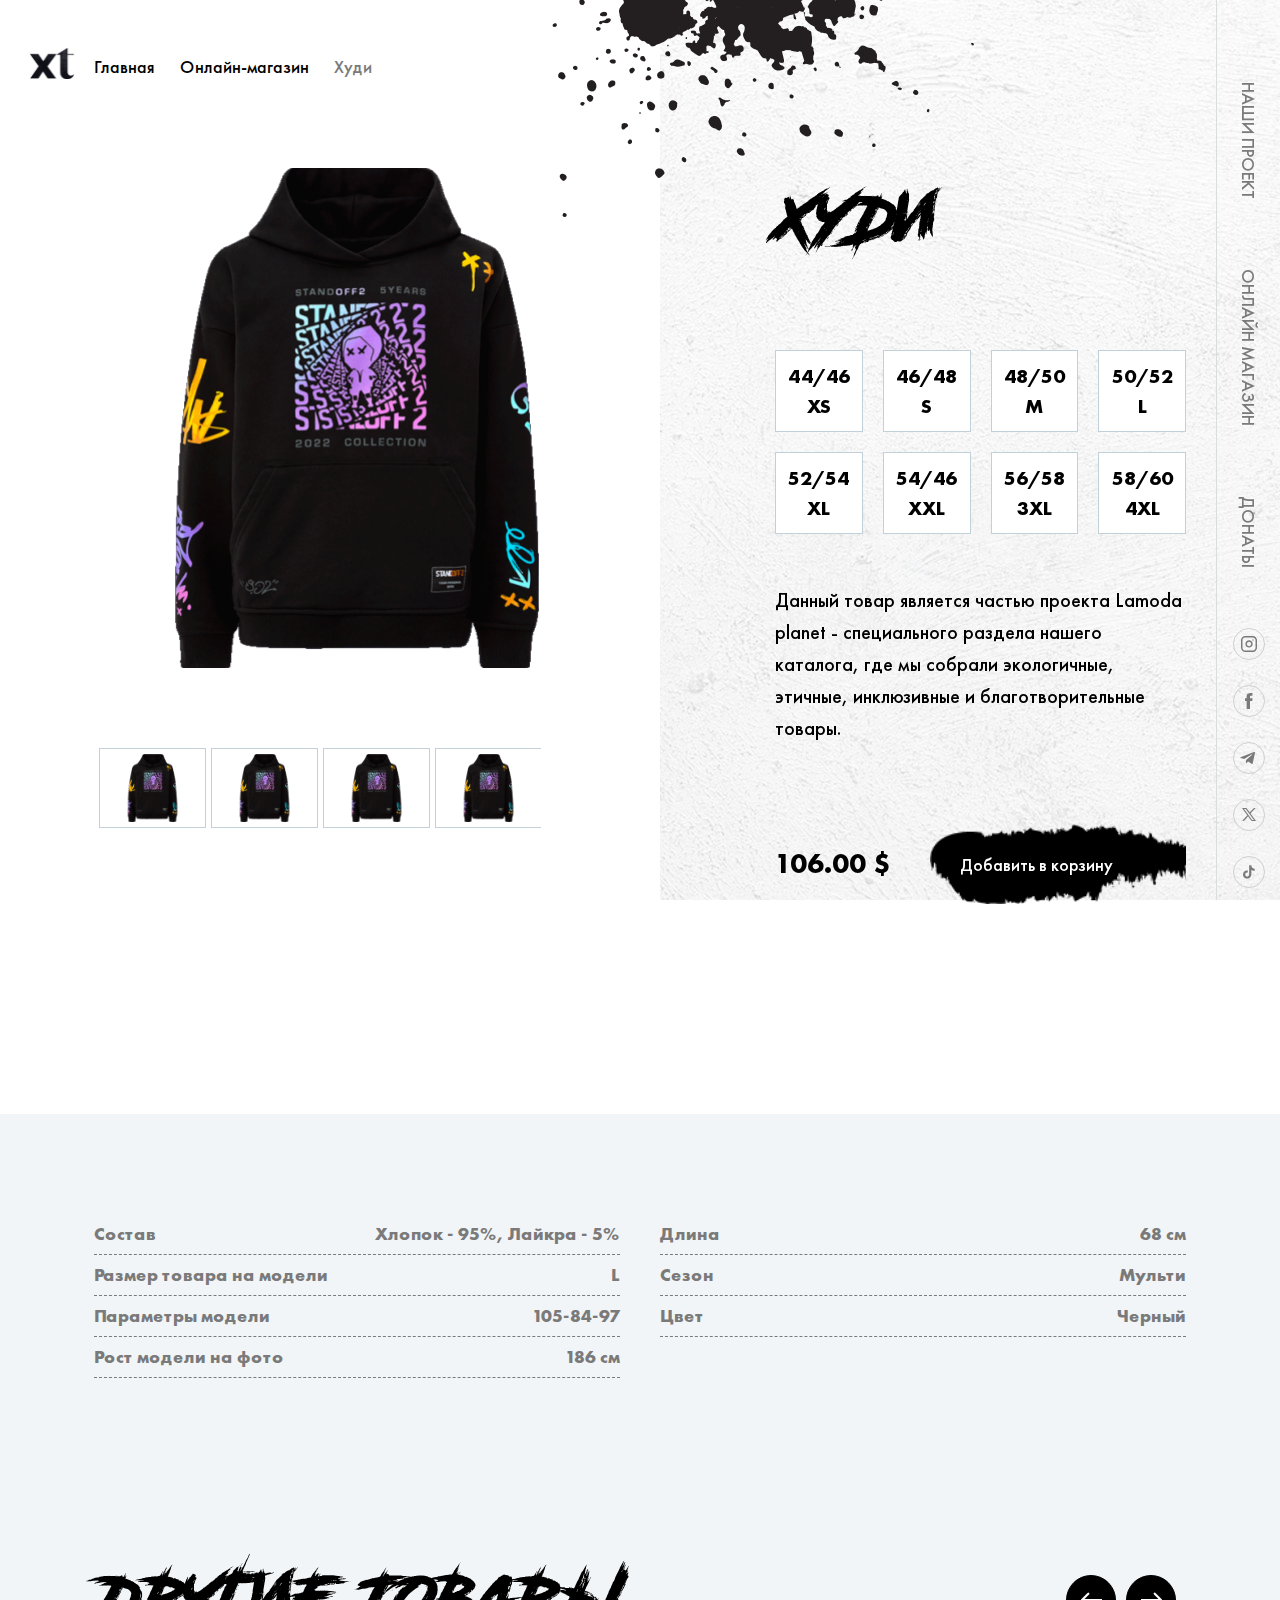
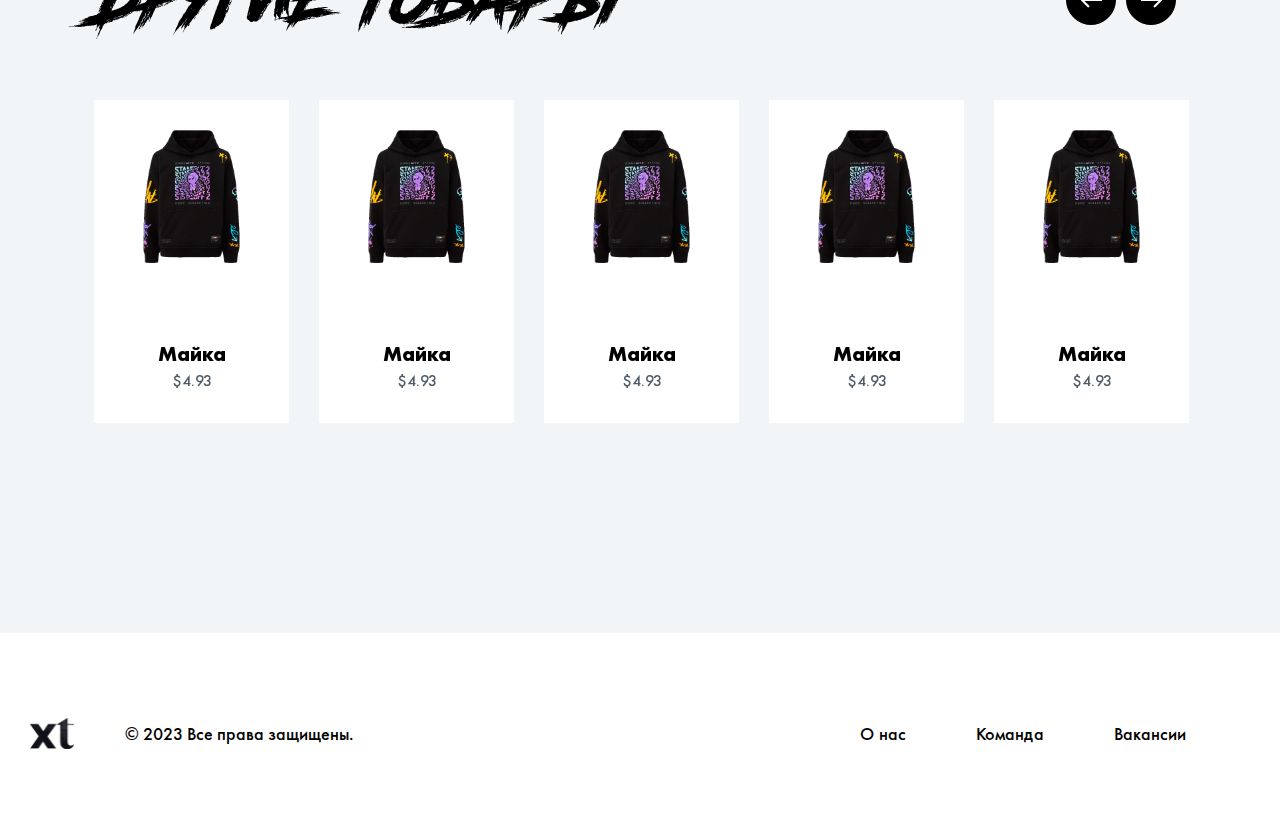
<file: cart.html>
<!DOCTYPE html>
<html lang="ru">
<head>
    <meta charset="UTF-8">
    <meta http-equiv="X-UA-Compatible" content="IE=edge">
    <meta name="viewport" content="width=device-width, initial-scale=1.0">
    <link rel="stylesheet" href="css/style.css">
    <title>Товар - XT</title>
</head>
<body>
    <header class="header">
        <div class="wrapper">
            <div class="header__top header__top--cart">
                <a class="logo logo--cart" href="#">
                    <img src="img/logo.svg" alt="">
                </a>
            </div>
            
        </div>
        <div class="header__right">
            <nav class="menu">
                <a href="" onclick="openMenu(event)" class="menu__btn">
                    <span class="menu__btn__element"></span>
                </a>
                <ul class="menu__list">
                    <li class="menu__list__items">
                        <a class="menu__list__link" href="#">Наши проект</a>
                    </li>
                    <li class="menu__list__items">
                        <a class="menu__list__link" href="#">Онлайн магазин</a>
                    </li>
                    <li class="menu__list__items">
                        <a class="menu__list__link" href="#">Донаты</a>
                    </li>
                </ul>
            </nav>
            <div class="social">
                <div class="social__items">
                    <a class="social__items__link" href="#">
                        <svg class="social__icon" xmlns="http://www.w3.org/2000/svg" viewBox="0 0 32 32" fill="none">
                            <path d="M15.9927 8.00393C17.2354 8.00393 18.4759 7.99257 19.7187 8.00847C20.757 8.02211 21.6794 8.37653 22.4723 9.05585C23.1085 9.59885 23.5492 10.2713 23.7991 11.0665C23.9286 11.48 23.9991 11.9026 23.9991 12.3343C23.9991 14.8016 24.0104 17.2713 23.9945 19.7386C23.9877 20.7701 23.6219 21.6834 22.9517 22.4672C22.2951 23.2374 21.4658 23.7214 20.4707 23.9145C20.2208 23.9622 19.9618 23.994 19.7073 23.994C17.2468 24.0008 14.7863 24.0031 12.3257 23.994C11.3397 23.9917 10.4514 23.6759 9.67662 23.0648C8.80192 22.3718 8.25892 21.4744 8.07262 20.3702C8.03399 20.1453 8.009 19.9136 8.00673 19.6841C8.00219 17.2077 7.9931 14.7312 8.009 12.257C8.01582 11.2278 8.38388 10.3145 9.05638 9.52842C9.74932 8.7196 10.6286 8.24021 11.6714 8.05619C11.86 8.02211 12.0554 8.0062 12.2462 8.00393C13.4935 8.00166 14.7431 8.00393 15.9927 8.00393ZM16.004 22.5445C17.2036 22.5445 18.4055 22.549 19.6051 22.5422C19.8255 22.54 20.0504 22.5172 20.2685 22.4741C21.5703 22.2037 22.545 20.9996 22.545 19.6682C22.545 17.2258 22.5473 14.7835 22.5427 12.3411C22.5427 12.1639 22.5268 11.9844 22.4928 11.8117C22.2065 10.4122 21.0296 9.45799 19.5983 9.45799C17.1968 9.45799 14.7976 9.45572 12.3962 9.46026C12.178 9.46026 11.9577 9.48525 11.7441 9.52842C10.4241 9.80105 9.45624 11.0006 9.45624 12.3479C9.45624 14.7448 9.45624 17.1418 9.45624 19.5387C9.45624 19.675 9.46078 19.8113 9.47669 19.9454C9.56075 20.7428 9.92199 21.3926 10.54 21.897C11.0784 22.3377 11.7055 22.5445 12.403 22.5445C13.6048 22.5445 14.8044 22.5445 16.004 22.5445Z" fill="#7A7A7A"/>
                            <path d="M19.6642 15.9807C19.6665 17.9391 18.0898 19.6113 16.0223 19.6045C13.9979 19.5977 12.3894 17.9846 12.3985 15.9489C12.4076 13.8882 14.1002 12.3024 16.0995 12.3365C18.0625 12.3683 19.6824 13.9905 19.6642 15.9807ZM16.0314 13.7928C14.8249 13.7928 13.8503 14.7652 13.8503 15.9671C13.8525 17.1735 14.8249 18.1459 16.0314 18.1504C17.2287 18.155 18.2011 17.1758 18.2102 15.9693C18.217 14.7743 17.2309 13.7792 16.0314 13.7928Z" fill="#7A7A7A"/>
                            <path d="M20.0027 11.2754C20.4026 11.2754 20.7275 11.6026 20.7275 12.0047C20.7275 12.4046 20.4003 12.7294 19.9982 12.7294C19.5983 12.7294 19.2734 12.4023 19.2734 12.0001C19.2734 11.6003 19.6006 11.2754 20.0027 11.2754Z" fill="#7A7A7A"/>
                            <rect x="0.5" y="0.5" width="31" height="31" rx="15.5" stroke="#CFCFCF"/>
                        </svg>
                    </a>
                </div>
                <div class="social__items">
                    <a class="social__items__link" href="#">
                        <svg class="social__icon" xmlns="http://www.w3.org/2000/svg" viewBox="0 0 32 32" fill="none">
                            <path d="M13.6473 15.9942C13.0746 15.9942 12.5491 15.9942 12 15.9942C12 15.0924 12 14.2138 12 13.3004C12.5314 13.3004 13.0687 13.3004 13.6355 13.3004C13.6355 12.6545 13.6178 12.0495 13.6414 11.4385C13.6709 10.8102 13.7418 10.1818 14.037 9.60582C14.468 8.78545 15.1647 8.27927 16.0917 8.18618C17.1899 8.07564 18.294 8.05818 19.4277 8C19.4277 8.95418 19.4277 9.83855 19.4277 10.7578C19.0321 10.7578 18.6424 10.752 18.2527 10.7578C18.0224 10.7636 17.7863 10.7811 17.556 10.8218C17.1781 10.8916 16.9951 11.1709 16.9774 11.7295C16.9597 12.2298 16.9715 12.736 16.9715 13.2771C17.8158 13.2771 18.6424 13.2771 19.5044 13.2771C19.4808 13.6087 19.469 13.8996 19.4395 14.1905C19.3922 14.6735 19.3155 15.1564 19.2801 15.6451C19.2623 15.8953 19.1974 16.0058 18.9199 16C18.2822 15.9825 17.6446 15.9942 16.9833 15.9942C16.9833 18.6705 16.9833 21.3236 16.9833 24C15.8614 24 14.7691 24 13.6473 24C13.6473 21.3469 13.6473 18.6938 13.6473 15.9942Z" fill="#7A7A7A"/>
                            <rect x="0.5" y="0.5" width="31" height="31" rx="15.5" stroke="#CFCFCF"/>
                        </svg>
                    </a>
                </div>
                <div class="social__items">
                    <a class="social__items__link" href="#">
                        <svg class="social__icon" xmlns="http://www.w3.org/2000/svg" viewBox="0 0 32 32" fill="none">
                            <path d="M21.9582 11.0922L19.7449 21.2757C19.5778 21.9942 19.1425 22.1731 18.5238 21.8348L15.1511 19.4102L13.524 20.9373C13.3438 21.1131 13.1935 21.2598 12.8461 21.2598L13.0887 17.9091L19.3389 12.399C19.6108 12.1629 19.2797 12.0316 18.9167 12.2682L11.1897 17.0152L7.86313 15.9992C7.13967 15.7789 7.12657 15.2933 8.014 14.9545L21.0252 10.0639C21.6277 9.84359 22.1547 10.1947 21.9582 11.0927V11.0922Z" fill="#7A7A7A"/>
                            <rect x="0.5" y="0.5" width="31" height="31" rx="15.5" stroke="#CFCFCF"/>
                        </svg>
                    </a>
                </div>
                <div class="social__items">
                    <a class="social__items__link" href="#">
                        <svg class="social__icon" xmlns="http://www.w3.org/2000/svg" viewBox="0 0 32 32" fill="none">
                            <path d="M9 9.00498C9.27403 9.00498 9.48445 9.00498 9.68997 9.00498C10.8497 9.00498 12.0045 9.00997 13.1643 9C13.3355 9 13.4432 9.04983 13.546 9.19433C14.5687 10.5845 15.5963 11.9647 16.6239 13.3499C16.6631 13.3998 16.7071 13.4496 16.7658 13.5243C16.9713 13.2951 17.172 13.0809 17.3677 12.8616C18.4834 11.6259 19.5942 10.3902 20.7148 9.15945C20.7931 9.07474 20.9301 9.01495 21.0426 9.00997C21.5124 8.99502 21.9822 9.00498 22.5204 9.00498C20.8273 10.8835 19.1783 12.7171 17.5194 14.5608C19.3397 17.0272 21.1552 19.4837 22.9951 21.9751C22.8826 21.9851 22.814 21.995 22.7455 21.995C21.4488 21.995 20.152 21.99 18.8553 22C18.6742 22 18.5568 21.9452 18.4491 21.7957C17.3873 20.3557 16.3205 18.9157 15.2587 17.4806C15.2097 17.4159 15.1608 17.3561 15.0972 17.2714C14.6029 17.8245 14.1185 18.3626 13.634 18.8957C12.7532 19.8773 11.8773 20.8589 10.9867 21.8306C10.9084 21.9203 10.7567 21.9801 10.6344 21.9851C10.1744 22.005 9.70954 21.99 9.17616 21.99C10.9231 20.0418 12.6211 18.1483 14.3436 16.23C12.5722 13.8383 10.8057 11.4465 9 9.00498ZM11.0357 9.9816C11.1188 10.1012 11.1629 10.166 11.2118 10.2307C13.7123 13.614 16.2226 16.9874 18.6987 20.3856C19.0412 20.854 19.374 21.1031 19.9514 21.0184C20.2744 20.9736 20.6071 21.0084 20.9839 21.0084C20.8909 20.8789 20.8322 20.7992 20.7735 20.7244C19.3544 18.8061 17.9402 16.8927 16.5211 14.9743C15.3418 13.3749 14.1527 11.7704 12.9636 10.166C12.9049 10.0862 12.8071 9.99157 12.7239 9.98658C12.1807 9.97164 11.6375 9.9816 11.0357 9.9816Z" fill="#7A7A7A"/>
                            <rect x="0.5" y="0.5" width="31" height="31" rx="15.5" stroke="#CFCFCF"/>
                        </svg>
                    </a>
                </div>
                <div class="social__items">
                    <a class="social__items__link" href="#">
                        <svg class="social__icon" xmlns="http://www.w3.org/2000/svg" viewBox="0 0 32 32" fill="none">
                            <path d="M21.7075 12.6716C20.9454 12.6716 20.2423 12.4192 19.6777 11.9933C19.0301 11.505 18.5648 10.7889 18.4005 9.96342C18.3593 9.75587 18.3376 9.54491 18.3358 9.33331H16.1589V15.2818L16.1563 18.54C16.1563 19.4111 15.589 20.1497 14.8027 20.4095C14.5671 20.4874 14.3191 20.5203 14.0714 20.5065C13.7438 20.4885 13.4368 20.3897 13.17 20.23C12.6023 19.8905 12.2173 19.2745 12.2069 18.5698C12.1904 17.4684 13.0808 16.5704 14.1814 16.5704C14.3987 16.5704 14.6073 16.6059 14.8027 16.6703V14.46C14.5966 14.4295 14.3869 14.4136 14.1749 14.4136C12.9702 14.4136 11.8436 14.9143 11.0382 15.8164C10.4295 16.4982 10.0643 17.368 10.008 18.28C9.93421 19.4781 10.3726 20.6171 11.2228 21.4574C11.3478 21.5808 11.479 21.6953 11.6161 21.8009C12.3451 22.3619 13.2363 22.666 14.1749 22.666C14.3869 22.666 14.5966 22.6503 14.8027 22.6198C15.6795 22.4899 16.4885 22.0885 17.127 21.4574C17.9115 20.682 18.3449 19.6526 18.3496 18.557L18.3384 13.6914C18.7136 13.9807 19.1245 14.2204 19.5611 14.4044C20.2441 14.6926 20.9684 14.8387 21.7138 14.8384V12.6711C21.7143 12.6716 21.708 12.6716 21.7075 12.6716Z" fill="#7A7A7A"/>
                            <rect x="0.5" y="0.5" width="31" height="31" rx="15.5" stroke="#CFCFCF"/>
                        </svg>
                    </a>
                </div>
                <div class="social__items">
                    <a class="social__items__link" href="#">
                        <svg class="social__icon" xmlns="http://www.w3.org/2000/svg" viewBox="0 0 32 32" fill="none">
                            <path fill-rule="evenodd" clip-rule="evenodd" d="M24.3627 12.7794C24.3627 12.7794 24.1957 11.5777 23.6843 11.0484C23.0352 10.3535 22.3077 10.3503 21.9744 10.3099C19.5861 10.1334 16.0037 10.1334 16.0037 10.1334H15.9963C15.9963 10.1334 12.4139 10.1334 10.0256 10.3099C9.69174 10.3503 8.96481 10.3535 8.31521 11.0484C7.80374 11.5777 7.63734 12.7794 7.63734 12.7794C7.63734 12.7794 7.46667 14.191 7.46667 15.602V16.9253C7.46667 18.3369 7.63734 19.748 7.63734 19.748C7.63734 19.748 7.80374 20.9497 8.31521 21.479C8.96481 22.1738 9.81761 22.152 10.1973 22.2245C11.5627 22.3586 16 22.4 16 22.4C16 22.4 19.5861 22.3946 21.9744 22.218C22.3077 22.1771 23.0352 22.1738 23.6843 21.479C24.1957 20.9497 24.3627 19.748 24.3627 19.748C24.3627 19.748 24.5333 18.3369 24.5333 16.9253V15.602C24.5333 14.191 24.3627 12.7794 24.3627 12.7794Z" fill="#7A7A7A"/>
                            <path fill-rule="evenodd" clip-rule="evenodd" d="M14.2378 18.5288L14.2373 13.6285L18.8485 16.0871L14.2378 18.5288Z" fill="white"/>
                            <rect x="0.5" y="0.5" width="31" height="31" rx="15.5" stroke="#CFCFCF"/>
                        </svg>
                    </a>
                </div>
            </div>
            <div class="basket">
                <a class="backet__link" href="#">
                    <svg class="social__icon--basket" xmlns="http://www.w3.org/2000/svg" viewBox="0 0 62 62" fill="none">
                        <path d="M20.3334 40.3334C20.3334 41.0406 20.6143 41.7189 21.1144 42.219C21.6145 42.7191 22.2928 43 23 43C23.7073 43 24.3856 42.7191 24.8857 42.219C25.3858 41.7189 25.6667 41.0406 25.6667 40.3334C25.6667 39.6261 25.3858 38.9478 24.8857 38.4477C24.3856 37.9476 23.7073 37.6667 23 37.6667C22.2928 37.6667 21.6145 37.9476 21.1144 38.4477C20.6143 38.9478 20.3334 39.6261 20.3334 40.3334Z" stroke="#7A7A7A" stroke-width="2.75" stroke-linecap="round" stroke-linejoin="round"/>
                        <path d="M35 40.3334C35 41.0406 35.281 41.7189 35.781 42.219C36.2811 42.7191 36.9594 43 37.6667 43C38.3739 43 39.0522 42.7191 39.5523 42.219C40.0524 41.7189 40.3333 41.0406 40.3333 40.3334C40.3333 39.6261 40.0524 38.9478 39.5523 38.4477C39.0522 37.9476 38.3739 37.6667 37.6667 37.6667C36.9594 37.6667 36.2811 37.9476 35.781 38.4477C35.281 38.9478 35 39.6261 35 40.3334Z" stroke="#7A7A7A" stroke-width="2.75" stroke-linecap="round" stroke-linejoin="round"/>
                        <path d="M37.6667 37.6667H23V19H20.3334" stroke="#7A7A7A" stroke-width="2.75" stroke-linecap="round" stroke-linejoin="round"/>
                        <path d="M23 21.6667L41.6667 23L40.3333 32.3334H23" stroke="#7A7A7A" stroke-width="2.75" stroke-linecap="round" stroke-linejoin="round"/>
                    </svg>
                </a>
            </div>
        </div>
    </header>
    <section class="breadcrumbs breadcrumbs--cart">
        <div class="wrapper">
            <ul class="breadcrumbs__list">
                <li class="breadcrumbs__list__items">
                    <a href="#" class="breadcrumbs__link">Главная</a>
                </li>
                <li class="breadcrumbs__list__items">
                    <a href="#" class="breadcrumbs__link">Онлайн-магазин</a>
                </li>
                <li class="breadcrumbs__list__items">Худи</li>
            </ul>
            <img class="breadcrumbs-img-absolute-top" src="img/catalog--absolute.png" alt="">
        </div>
    </section>
    <section class="cart section--full">
        <div class="wrapper wrapper--full">
            <div class="cart__box">
                <div class="cart__box__items">
                    <div class="cart__slider">
                        <img class="cart__slider__img" src="img/card--slider--img.png" alt="">
                        <img class="cart__slider__img" src="img/card--slider--img.png" alt="">
                        <img class="cart__slider__img" src="img/card--slider--img.png" alt="">
                        <img class="cart__slider__img" src="img/card--slider--img.png" alt="">
                        <img class="cart__slider__img" src="img/card--slider--img.png" alt="">
                        <img class="cart__slider__img" src="img/card--slider--img.png" alt="">
                        <img class="cart__slider__img" src="img/card--slider--img.png" alt="">
                    </div>
                    <div class="cart__sliderprev">
                        <img class="cart__sliderprev__img" src="img/card--sliderprev--img.png" alt="">
                        <img class="cart__sliderprev__img" src="img/card--sliderprev--img.png" alt="">
                        <img class="cart__sliderprev__img" src="img/card--sliderprev--img.png" alt="">
                        <img class="cart__sliderprev__img" src="img/card--sliderprev--img.png" alt="">
                        <img class="cart__sliderprev__img" src="img/card--sliderprev--img.png" alt="">
                        <img class="cart__sliderprev__img" src="img/card--sliderprev--img.png" alt="">
                        <img class="cart__sliderprev__img" src="img/card--sliderprev--img.png" alt="">
                    </div>
                </div>
                <div class="cart__box__items">
                    <div class="cart__box__content">
                        <div class="cart__box__title">
                            <h1>Худи</h1>
                        </div>
                        <div class="card__box__size">
                            <a class="card__box__size__link" href="#">44/46<br>XS</a>
                            <a class="card__box__size__link" href="#">46/48<br>S</a>
                            <a class="card__box__size__link" href="#">48/50<br>M</a>
                            <a class="card__box__size__link" href="#">50/52<br>L</a>
                            <a class="card__box__size__link" href="#">52/54<br>XL</a>
                            <a class="card__box__size__link" href="#">54/46<br>XXL</a>
                            <a class="card__box__size__link" href="#">56/58<br>3XL</a>
                            <a class="card__box__size__link" href="#">58/60<br>4XL</a>
                        </div>
                        <div class="card__box__desc">
                            <p>Данный товар является частью проекта Lamoda planet - специального раздела нашего каталога, где мы собрали экологичные, этичные, инклюзивные и благотворительные товары.</p>
                        </div>
                        <div class="card__box__buy">
                            <span class="card__box__price">106.00 $</span>
                            <a class="card__box__btn" href="#">Добавить в корзину</a>
                        </div>
                    </div>
                </div>
            </div>
        </div>
    </section>
    <section class="features section--full">
        <div class="wrapper wrapper--full">
            <div class="features__box">
                <div class="featues__box__items">
                    <div class="featues__box__content">
                        <div class="features__box__content__items">
                            <span>Состав</span>
                            <span>Хлопок - 95%, Лайкра - 5%</span>
                        </div>
                        <div class="features__box__content__items">
                            <span>Размер товара на модели</span>
                            <span>L</span>
                        </div>
                        <div class="features__box__content__items">
                            <span>Параметры модели</span>
                            <span>105-84-97</span>
                        </div>
                        <div class="features__box__content__items">
                            <span>Рост модели на фото</span>
                            <span>186 см</span>
                        </div>
                    </div>
                </div>
                <div class="featues__box__items">
                    <div class="featues__box__content">
                        <div class="features__box__content__items">
                            <span>Длина</span>
                            <span>68 см</span>
                        </div>
                        <div class="features__box__content__items">
                            <span>Сезон</span>
                            <span>Мульти</span>
                        </div>
                        <div class="features__box__content__items">
                            <span>Цвет</span>
                            <span>Черный</span>
                        </div>
                    </div>
                </div>
            </div>
        </div>
    </section>
    <section class="alike section--full">
        <div class="wrapper wrapper--full">
            <div class="section__title section__title--black">
                <h2>Другие товары</h2>
            </div>
            <div class="top__slider">
                <div class="top__slider__items">
                    <a class="top__slider__content" href="#">
                        <img src="img/top__product.png" alt="">
                        <h3 class="top__slider__title">Майка</h3>
                        <p class="top__slider__price">$4.93</p>
                    </a>
                </div>
                <div class="top__slider__items">
                    <a class="top__slider__content" href="#">
                        <img src="img/top__product.png" alt="">
                        <h3 class="top__slider__title">Майка</h3>
                        <p class="top__slider__price">$4.93</p>
                    </a>
                </div>
                <div class="top__slider__items">
                    <a class="top__slider__content" href="#">
                        <img src="img/top__product.png" alt="">
                        <h3 class="top__slider__title">Майка</h3>
                        <p class="top__slider__price">$4.93</p>
                    </a>
                </div>
                <div class="top__slider__items">
                    <a class="top__slider__content" href="#">
                        <img src="img/top__product.png" alt="">
                        <h3 class="top__slider__title">Майка</h3>
                        <p class="top__slider__price">$4.93</p>
                    </a>
                </div>
                <div class="top__slider__items">
                    <a class="top__slider__content" href="#">
                        <img src="img/top__product.png" alt="">
                        <h3 class="top__slider__title">Майка</h3>
                        <p class="top__slider__price">$4.93</p>
                    </a>
                </div>
                <div class="top__slider__items">
                    <a class="top__slider__content" href="#">
                        <img src="img/top__product.png" alt="">
                        <h3 class="top__slider__title">Майка</h3>
                        <p class="top__slider__price">$4.93</p>
                    </a>
                </div>
                <div class="top__slider__items">
                    <a class="top__slider__content" href="#">
                        <img src="img/top__product.png" alt="">
                        <h3 class="top__slider__title">Майка</h3>
                        <p class="top__slider__price">$4.93</p>
                    </a>
                </div>
                <div class="top__slider__items">
                    <a class="top__slider__content" href="#">
                        <img src="img/top__product.png" alt="">
                        <h3 class="top__slider__title">Майка</h3>
                        <p class="top__slider__price">$4.93</p>
                    </a>
                </div>
                <div class="top__slider__items">
                    <a class="top__slider__content" href="#">
                        <img src="img/top__product.png" alt="">
                        <h3 class="top__slider__title">Майка</h3>
                        <p class="top__slider__price">$4.93</p>
                    </a>
                </div>
                <div class="top__slider__items">
                    <a class="top__slider__content" href="#">
                        <img src="img/top__product.png" alt="">
                        <h3 class="top__slider__title">Майка</h3>
                        <p class="top__slider__price">$4.93</p>
                    </a>
                </div>
            </div>
        </div>
    </section>
    <footer class="footer">
        <div class="wrapper wrapper--footer">
            <div class="footer__box">
                <div class="footer__box__items">
                    <a class="logo" href="#">
                        <img src="img/logo.svg" alt="">
                    </a>
                    <p>© 2023 Все права защищены.</p>
                </div>
                <div class="footer__box__items">
                    <ul class="footer__menu__list">
                        <li class="footer__menu__list__items">
                            <a class="footer__link" href="#">О нас</a>
                        </li>
                        <li class="footer__menu__list__items">
                            <a class="footer__link" href="#">Команда</a>
                        </li>
                        <li class="footer__menu__list__items">
                            <a class="footer__link" href="#">Вакансии</a>
                        </li>
                    </ul>
                </div>
            </div>
        </div>
    </footer>
    <script src="js/jquery-3.7.1.min.js"></script>
    <script src="js/slick.min.js"></script>
    <script src="js/main-cart.js"></script>
</body>
</html>
</file>
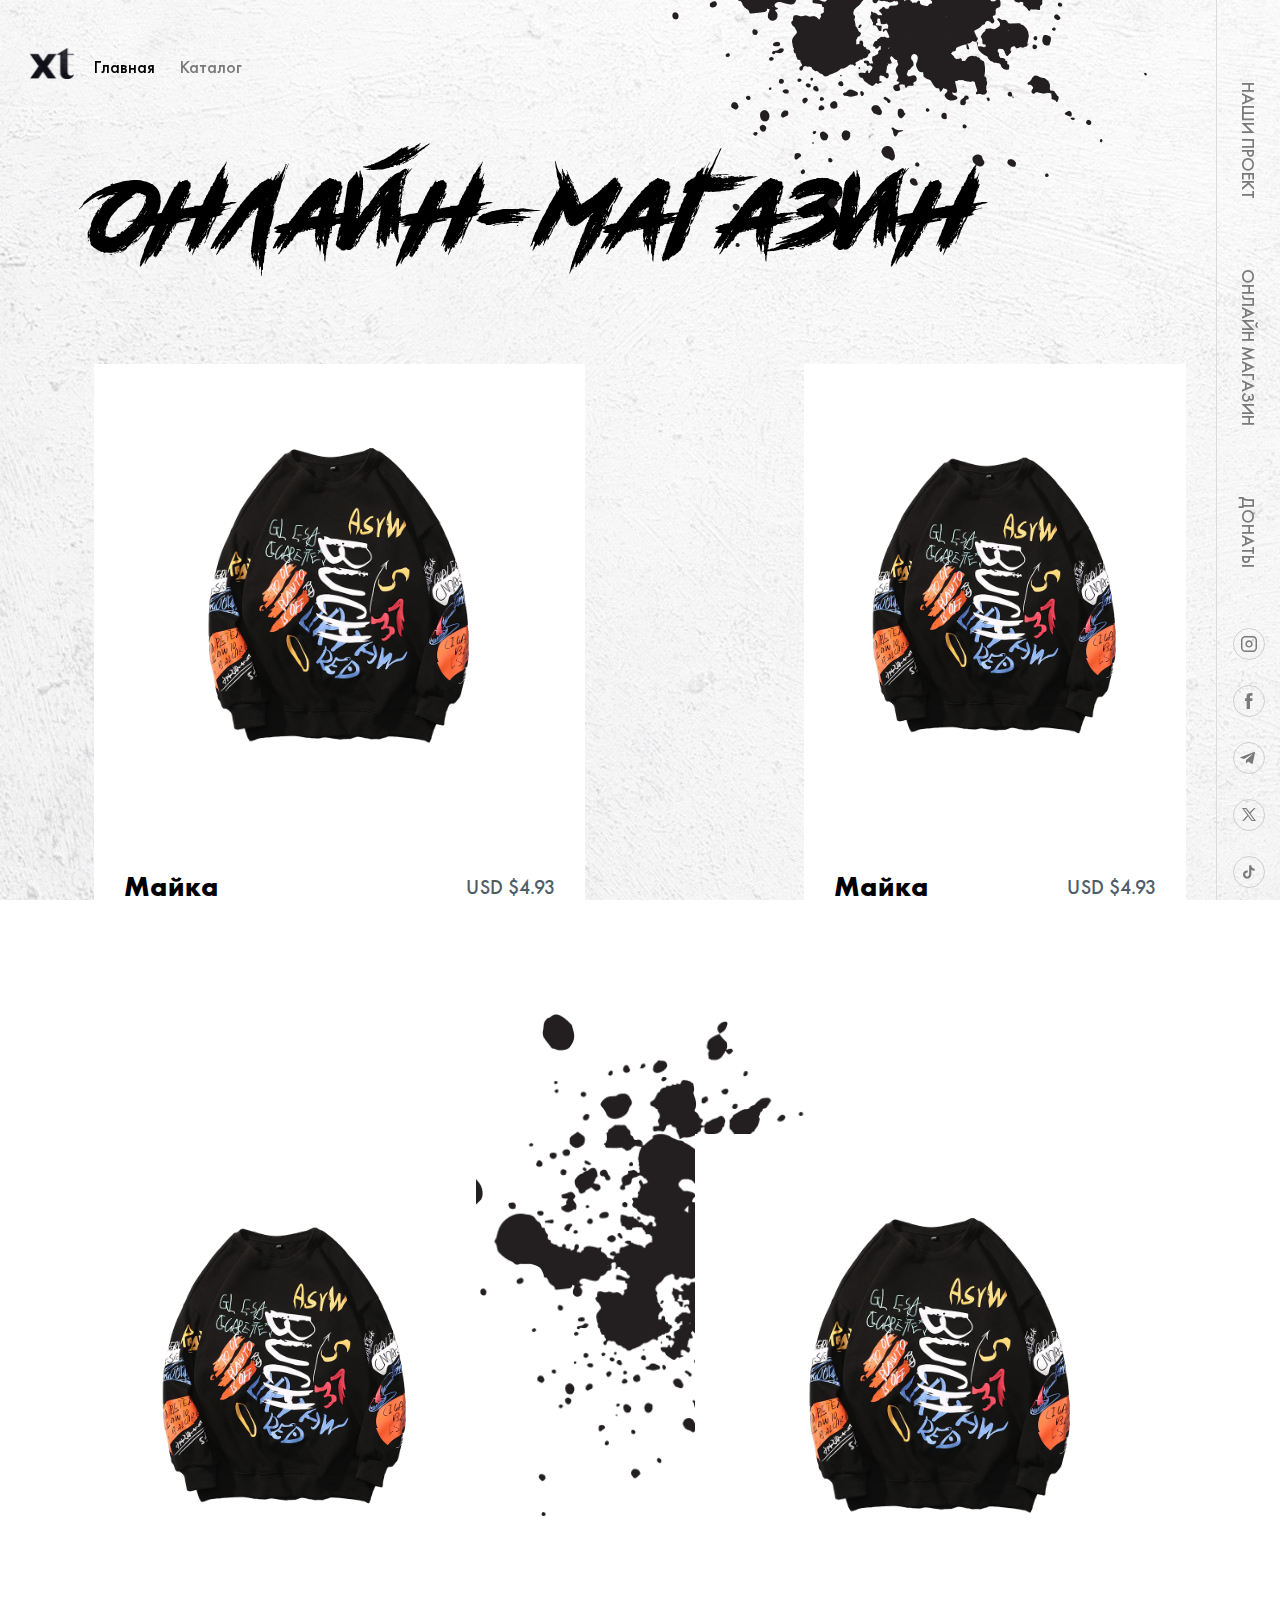
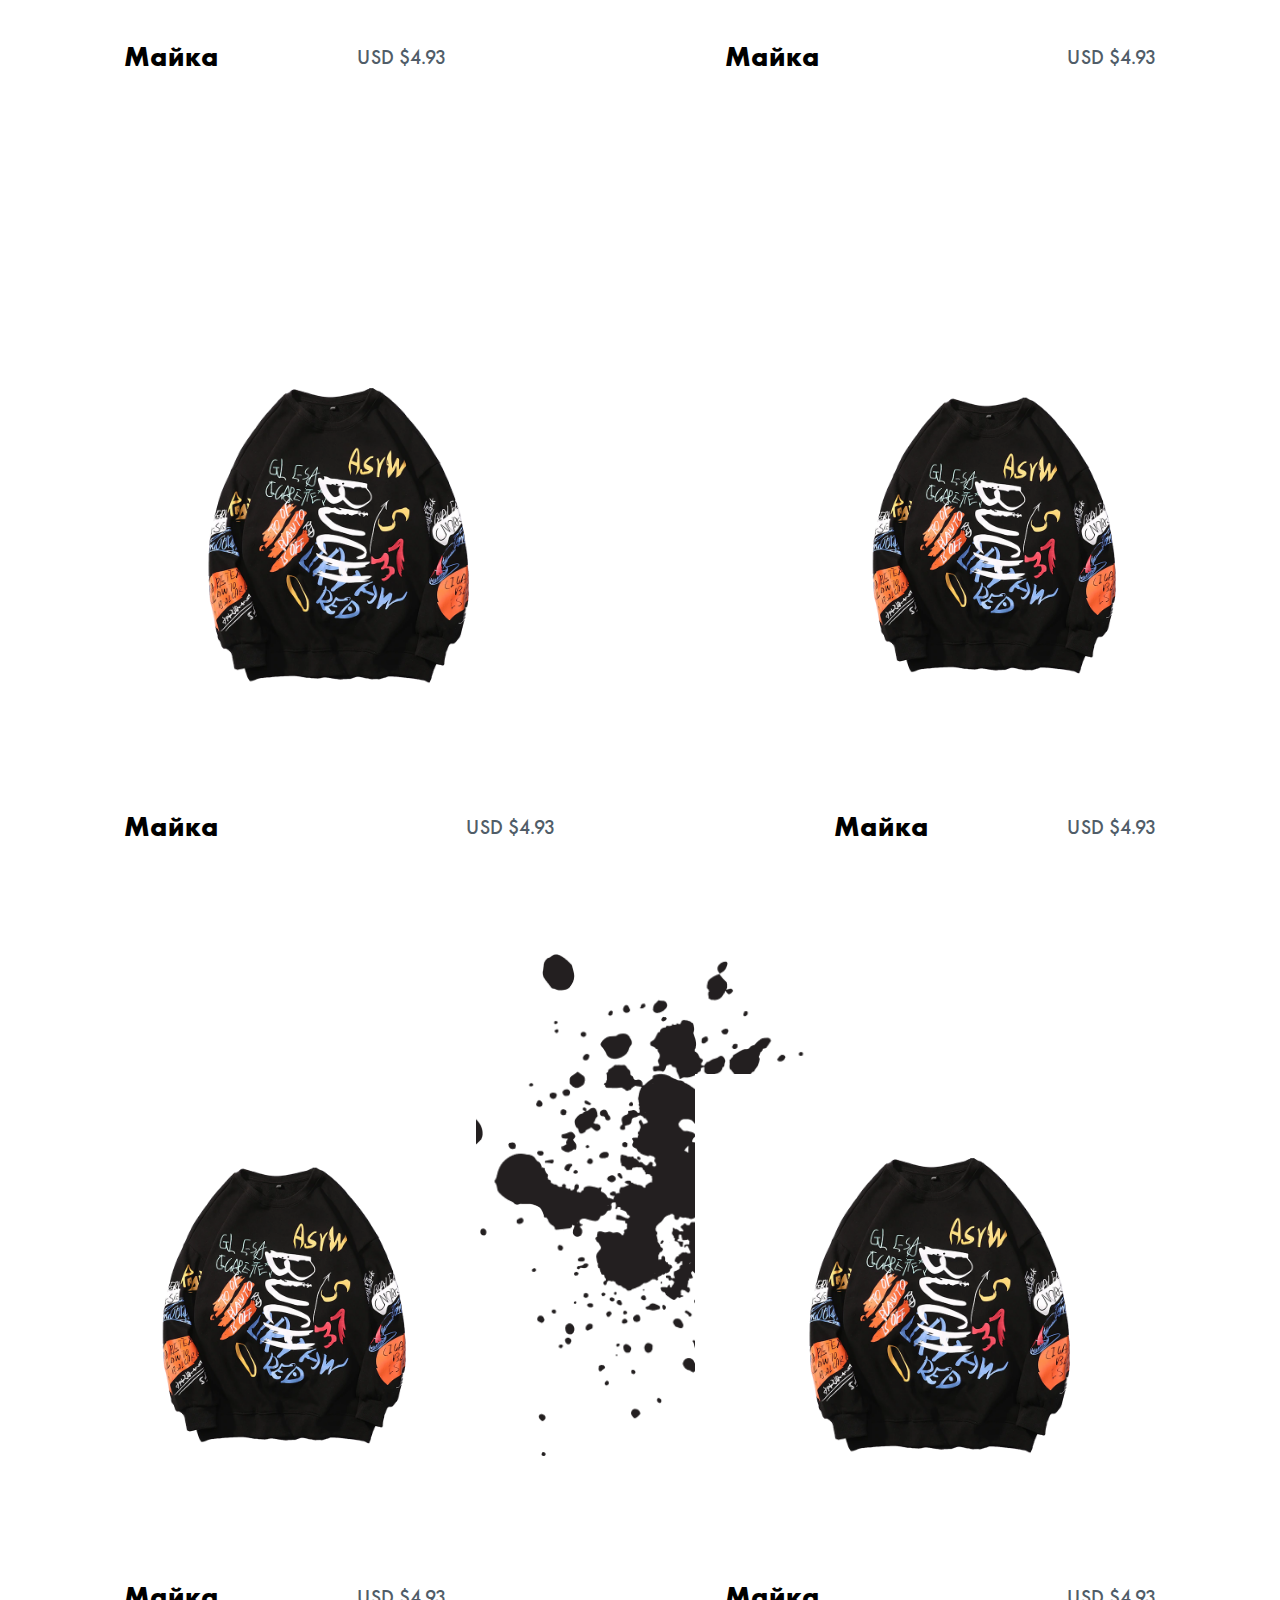
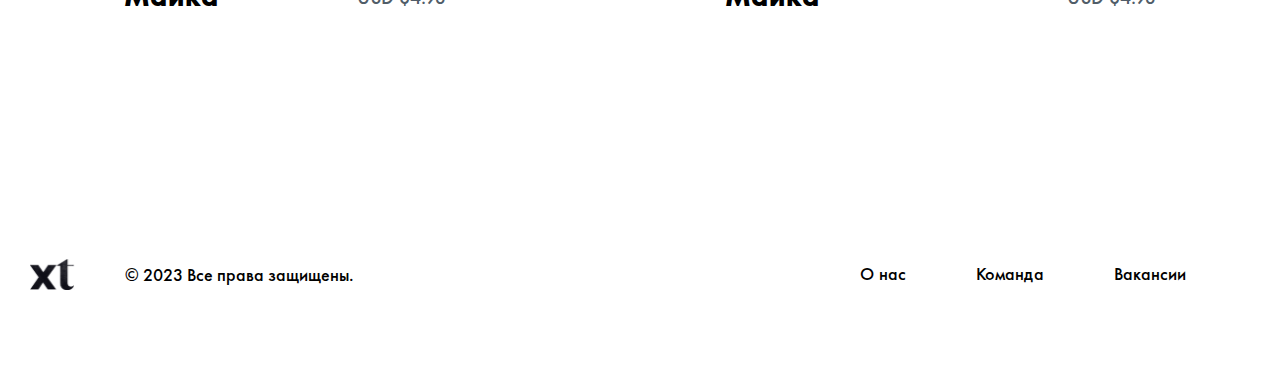
<file: catalog.html>
<!DOCTYPE html>
<html lang="ru">
<head>
    <meta charset="UTF-8">
    <meta http-equiv="X-UA-Compatible" content="IE=edge">
    <meta name="viewport" content="width=device-width, initial-scale=1.0">
    <link rel="stylesheet" href="css/style.css">
    <title>Каталог - XT</title>
</head>
<body>
    <header class="header">
        <div class="wrapper">
            <div class="header__top">
                <a class="logo" href="#">
                    <img src="img/logo.svg" alt="">
                </a>
            </div>
            <img class="catalog-img-absolute-top" src="img/catalog--absolute.png" alt="">
        </div>
        <div class="header__right">
            <nav class="menu">
                <a href="" onclick="openMenu(event)" class="menu__btn">
                    <span class="menu__btn__element"></span>
                </a>
                <ul class="menu__list">
                    <li class="menu__list__items">
                        <a class="menu__list__link" href="#">Наши проект</a>
                    </li>
                    <li class="menu__list__items">
                        <a class="menu__list__link" href="#">Онлайн магазин</a>
                    </li>
                    <li class="menu__list__items">
                        <a class="menu__list__link" href="#">Донаты</a>
                    </li>
                </ul>
            </nav>
            <div class="social">
                <div class="social__items">
                    <a class="social__items__link" href="#">
                        <svg class="social__icon" xmlns="http://www.w3.org/2000/svg" viewBox="0 0 32 32" fill="none">
                            <path d="M15.9927 8.00393C17.2354 8.00393 18.4759 7.99257 19.7187 8.00847C20.757 8.02211 21.6794 8.37653 22.4723 9.05585C23.1085 9.59885 23.5492 10.2713 23.7991 11.0665C23.9286 11.48 23.9991 11.9026 23.9991 12.3343C23.9991 14.8016 24.0104 17.2713 23.9945 19.7386C23.9877 20.7701 23.6219 21.6834 22.9517 22.4672C22.2951 23.2374 21.4658 23.7214 20.4707 23.9145C20.2208 23.9622 19.9618 23.994 19.7073 23.994C17.2468 24.0008 14.7863 24.0031 12.3257 23.994C11.3397 23.9917 10.4514 23.6759 9.67662 23.0648C8.80192 22.3718 8.25892 21.4744 8.07262 20.3702C8.03399 20.1453 8.009 19.9136 8.00673 19.6841C8.00219 17.2077 7.9931 14.7312 8.009 12.257C8.01582 11.2278 8.38388 10.3145 9.05638 9.52842C9.74932 8.7196 10.6286 8.24021 11.6714 8.05619C11.86 8.02211 12.0554 8.0062 12.2462 8.00393C13.4935 8.00166 14.7431 8.00393 15.9927 8.00393ZM16.004 22.5445C17.2036 22.5445 18.4055 22.549 19.6051 22.5422C19.8255 22.54 20.0504 22.5172 20.2685 22.4741C21.5703 22.2037 22.545 20.9996 22.545 19.6682C22.545 17.2258 22.5473 14.7835 22.5427 12.3411C22.5427 12.1639 22.5268 11.9844 22.4928 11.8117C22.2065 10.4122 21.0296 9.45799 19.5983 9.45799C17.1968 9.45799 14.7976 9.45572 12.3962 9.46026C12.178 9.46026 11.9577 9.48525 11.7441 9.52842C10.4241 9.80105 9.45624 11.0006 9.45624 12.3479C9.45624 14.7448 9.45624 17.1418 9.45624 19.5387C9.45624 19.675 9.46078 19.8113 9.47669 19.9454C9.56075 20.7428 9.92199 21.3926 10.54 21.897C11.0784 22.3377 11.7055 22.5445 12.403 22.5445C13.6048 22.5445 14.8044 22.5445 16.004 22.5445Z" fill="#7A7A7A"/>
                            <path d="M19.6642 15.9807C19.6665 17.9391 18.0898 19.6113 16.0223 19.6045C13.9979 19.5977 12.3894 17.9846 12.3985 15.9489C12.4076 13.8882 14.1002 12.3024 16.0995 12.3365C18.0625 12.3683 19.6824 13.9905 19.6642 15.9807ZM16.0314 13.7928C14.8249 13.7928 13.8503 14.7652 13.8503 15.9671C13.8525 17.1735 14.8249 18.1459 16.0314 18.1504C17.2287 18.155 18.2011 17.1758 18.2102 15.9693C18.217 14.7743 17.2309 13.7792 16.0314 13.7928Z" fill="#7A7A7A"/>
                            <path d="M20.0027 11.2754C20.4026 11.2754 20.7275 11.6026 20.7275 12.0047C20.7275 12.4046 20.4003 12.7294 19.9982 12.7294C19.5983 12.7294 19.2734 12.4023 19.2734 12.0001C19.2734 11.6003 19.6006 11.2754 20.0027 11.2754Z" fill="#7A7A7A"/>
                            <rect x="0.5" y="0.5" width="31" height="31" rx="15.5" stroke="#CFCFCF"/>
                        </svg>
                    </a>
                </div>
                <div class="social__items">
                    <a class="social__items__link" href="#">
                        <svg class="social__icon" xmlns="http://www.w3.org/2000/svg" viewBox="0 0 32 32" fill="none">
                            <path d="M13.6473 15.9942C13.0746 15.9942 12.5491 15.9942 12 15.9942C12 15.0924 12 14.2138 12 13.3004C12.5314 13.3004 13.0687 13.3004 13.6355 13.3004C13.6355 12.6545 13.6178 12.0495 13.6414 11.4385C13.6709 10.8102 13.7418 10.1818 14.037 9.60582C14.468 8.78545 15.1647 8.27927 16.0917 8.18618C17.1899 8.07564 18.294 8.05818 19.4277 8C19.4277 8.95418 19.4277 9.83855 19.4277 10.7578C19.0321 10.7578 18.6424 10.752 18.2527 10.7578C18.0224 10.7636 17.7863 10.7811 17.556 10.8218C17.1781 10.8916 16.9951 11.1709 16.9774 11.7295C16.9597 12.2298 16.9715 12.736 16.9715 13.2771C17.8158 13.2771 18.6424 13.2771 19.5044 13.2771C19.4808 13.6087 19.469 13.8996 19.4395 14.1905C19.3922 14.6735 19.3155 15.1564 19.2801 15.6451C19.2623 15.8953 19.1974 16.0058 18.9199 16C18.2822 15.9825 17.6446 15.9942 16.9833 15.9942C16.9833 18.6705 16.9833 21.3236 16.9833 24C15.8614 24 14.7691 24 13.6473 24C13.6473 21.3469 13.6473 18.6938 13.6473 15.9942Z" fill="#7A7A7A"/>
                            <rect x="0.5" y="0.5" width="31" height="31" rx="15.5" stroke="#CFCFCF"/>
                        </svg>
                    </a>
                </div>
                <div class="social__items">
                    <a class="social__items__link" href="#">
                        <svg class="social__icon" xmlns="http://www.w3.org/2000/svg" viewBox="0 0 32 32" fill="none">
                            <path d="M21.9582 11.0922L19.7449 21.2757C19.5778 21.9942 19.1425 22.1731 18.5238 21.8348L15.1511 19.4102L13.524 20.9373C13.3438 21.1131 13.1935 21.2598 12.8461 21.2598L13.0887 17.9091L19.3389 12.399C19.6108 12.1629 19.2797 12.0316 18.9167 12.2682L11.1897 17.0152L7.86313 15.9992C7.13967 15.7789 7.12657 15.2933 8.014 14.9545L21.0252 10.0639C21.6277 9.84359 22.1547 10.1947 21.9582 11.0927V11.0922Z" fill="#7A7A7A"/>
                            <rect x="0.5" y="0.5" width="31" height="31" rx="15.5" stroke="#CFCFCF"/>
                        </svg>
                    </a>
                </div>
                <div class="social__items">
                    <a class="social__items__link" href="#">
                        <svg class="social__icon" xmlns="http://www.w3.org/2000/svg" viewBox="0 0 32 32" fill="none">
                            <path d="M9 9.00498C9.27403 9.00498 9.48445 9.00498 9.68997 9.00498C10.8497 9.00498 12.0045 9.00997 13.1643 9C13.3355 9 13.4432 9.04983 13.546 9.19433C14.5687 10.5845 15.5963 11.9647 16.6239 13.3499C16.6631 13.3998 16.7071 13.4496 16.7658 13.5243C16.9713 13.2951 17.172 13.0809 17.3677 12.8616C18.4834 11.6259 19.5942 10.3902 20.7148 9.15945C20.7931 9.07474 20.9301 9.01495 21.0426 9.00997C21.5124 8.99502 21.9822 9.00498 22.5204 9.00498C20.8273 10.8835 19.1783 12.7171 17.5194 14.5608C19.3397 17.0272 21.1552 19.4837 22.9951 21.9751C22.8826 21.9851 22.814 21.995 22.7455 21.995C21.4488 21.995 20.152 21.99 18.8553 22C18.6742 22 18.5568 21.9452 18.4491 21.7957C17.3873 20.3557 16.3205 18.9157 15.2587 17.4806C15.2097 17.4159 15.1608 17.3561 15.0972 17.2714C14.6029 17.8245 14.1185 18.3626 13.634 18.8957C12.7532 19.8773 11.8773 20.8589 10.9867 21.8306C10.9084 21.9203 10.7567 21.9801 10.6344 21.9851C10.1744 22.005 9.70954 21.99 9.17616 21.99C10.9231 20.0418 12.6211 18.1483 14.3436 16.23C12.5722 13.8383 10.8057 11.4465 9 9.00498ZM11.0357 9.9816C11.1188 10.1012 11.1629 10.166 11.2118 10.2307C13.7123 13.614 16.2226 16.9874 18.6987 20.3856C19.0412 20.854 19.374 21.1031 19.9514 21.0184C20.2744 20.9736 20.6071 21.0084 20.9839 21.0084C20.8909 20.8789 20.8322 20.7992 20.7735 20.7244C19.3544 18.8061 17.9402 16.8927 16.5211 14.9743C15.3418 13.3749 14.1527 11.7704 12.9636 10.166C12.9049 10.0862 12.8071 9.99157 12.7239 9.98658C12.1807 9.97164 11.6375 9.9816 11.0357 9.9816Z" fill="#7A7A7A"/>
                            <rect x="0.5" y="0.5" width="31" height="31" rx="15.5" stroke="#CFCFCF"/>
                        </svg>
                    </a>
                </div>
                <div class="social__items">
                    <a class="social__items__link" href="#">
                        <svg class="social__icon" xmlns="http://www.w3.org/2000/svg" viewBox="0 0 32 32" fill="none">
                            <path d="M21.7075 12.6716C20.9454 12.6716 20.2423 12.4192 19.6777 11.9933C19.0301 11.505 18.5648 10.7889 18.4005 9.96342C18.3593 9.75587 18.3376 9.54491 18.3358 9.33331H16.1589V15.2818L16.1563 18.54C16.1563 19.4111 15.589 20.1497 14.8027 20.4095C14.5671 20.4874 14.3191 20.5203 14.0714 20.5065C13.7438 20.4885 13.4368 20.3897 13.17 20.23C12.6023 19.8905 12.2173 19.2745 12.2069 18.5698C12.1904 17.4684 13.0808 16.5704 14.1814 16.5704C14.3987 16.5704 14.6073 16.6059 14.8027 16.6703V14.46C14.5966 14.4295 14.3869 14.4136 14.1749 14.4136C12.9702 14.4136 11.8436 14.9143 11.0382 15.8164C10.4295 16.4982 10.0643 17.368 10.008 18.28C9.93421 19.4781 10.3726 20.6171 11.2228 21.4574C11.3478 21.5808 11.479 21.6953 11.6161 21.8009C12.3451 22.3619 13.2363 22.666 14.1749 22.666C14.3869 22.666 14.5966 22.6503 14.8027 22.6198C15.6795 22.4899 16.4885 22.0885 17.127 21.4574C17.9115 20.682 18.3449 19.6526 18.3496 18.557L18.3384 13.6914C18.7136 13.9807 19.1245 14.2204 19.5611 14.4044C20.2441 14.6926 20.9684 14.8387 21.7138 14.8384V12.6711C21.7143 12.6716 21.708 12.6716 21.7075 12.6716Z" fill="#7A7A7A"/>
                            <rect x="0.5" y="0.5" width="31" height="31" rx="15.5" stroke="#CFCFCF"/>
                        </svg>
                    </a>
                </div>
                <div class="social__items">
                    <a class="social__items__link" href="#">
                        <svg class="social__icon" xmlns="http://www.w3.org/2000/svg" viewBox="0 0 32 32" fill="none">
                            <path fill-rule="evenodd" clip-rule="evenodd" d="M24.3627 12.7794C24.3627 12.7794 24.1957 11.5777 23.6843 11.0484C23.0352 10.3535 22.3077 10.3503 21.9744 10.3099C19.5861 10.1334 16.0037 10.1334 16.0037 10.1334H15.9963C15.9963 10.1334 12.4139 10.1334 10.0256 10.3099C9.69174 10.3503 8.96481 10.3535 8.31521 11.0484C7.80374 11.5777 7.63734 12.7794 7.63734 12.7794C7.63734 12.7794 7.46667 14.191 7.46667 15.602V16.9253C7.46667 18.3369 7.63734 19.748 7.63734 19.748C7.63734 19.748 7.80374 20.9497 8.31521 21.479C8.96481 22.1738 9.81761 22.152 10.1973 22.2245C11.5627 22.3586 16 22.4 16 22.4C16 22.4 19.5861 22.3946 21.9744 22.218C22.3077 22.1771 23.0352 22.1738 23.6843 21.479C24.1957 20.9497 24.3627 19.748 24.3627 19.748C24.3627 19.748 24.5333 18.3369 24.5333 16.9253V15.602C24.5333 14.191 24.3627 12.7794 24.3627 12.7794Z" fill="#7A7A7A"/>
                            <path fill-rule="evenodd" clip-rule="evenodd" d="M14.2378 18.5288L14.2373 13.6285L18.8485 16.0871L14.2378 18.5288Z" fill="white"/>
                            <rect x="0.5" y="0.5" width="31" height="31" rx="15.5" stroke="#CFCFCF"/>
                        </svg>
                    </a>
                </div>
            </div>
            <div class="basket">
                <a class="backet__link" href="#">
                    <svg class="social__icon--basket" xmlns="http://www.w3.org/2000/svg" viewBox="0 0 62 62" fill="none">
                        <path d="M20.3334 40.3334C20.3334 41.0406 20.6143 41.7189 21.1144 42.219C21.6145 42.7191 22.2928 43 23 43C23.7073 43 24.3856 42.7191 24.8857 42.219C25.3858 41.7189 25.6667 41.0406 25.6667 40.3334C25.6667 39.6261 25.3858 38.9478 24.8857 38.4477C24.3856 37.9476 23.7073 37.6667 23 37.6667C22.2928 37.6667 21.6145 37.9476 21.1144 38.4477C20.6143 38.9478 20.3334 39.6261 20.3334 40.3334Z" stroke="#7A7A7A" stroke-width="2.75" stroke-linecap="round" stroke-linejoin="round"/>
                        <path d="M35 40.3334C35 41.0406 35.281 41.7189 35.781 42.219C36.2811 42.7191 36.9594 43 37.6667 43C38.3739 43 39.0522 42.7191 39.5523 42.219C40.0524 41.7189 40.3333 41.0406 40.3333 40.3334C40.3333 39.6261 40.0524 38.9478 39.5523 38.4477C39.0522 37.9476 38.3739 37.6667 37.6667 37.6667C36.9594 37.6667 36.2811 37.9476 35.781 38.4477C35.281 38.9478 35 39.6261 35 40.3334Z" stroke="#7A7A7A" stroke-width="2.75" stroke-linecap="round" stroke-linejoin="round"/>
                        <path d="M37.6667 37.6667H23V19H20.3334" stroke="#7A7A7A" stroke-width="2.75" stroke-linecap="round" stroke-linejoin="round"/>
                        <path d="M23 21.6667L41.6667 23L40.3333 32.3334H23" stroke="#7A7A7A" stroke-width="2.75" stroke-linecap="round" stroke-linejoin="round"/>
                    </svg>
                </a>
            </div>
        </div>
    </header>
    <section class="breadcrumbs">
        <div class="wrapper">
            <ul class="breadcrumbs__list">
                <li class="breadcrumbs__list__items">
                    <a href="#" class="breadcrumbs__link">Главная</a>
                </li>
                <li class="breadcrumbs__list__items">Каталог</li>
            </ul>
        </div>
    </section>
    <section class="catalog">
        <div class="wrapper">
            <div class="page-title">
                <h1>Онлайн-магазин</h1>
            </div>
        </div>
    </section>
    <section class="shop">
        <div class="wrapper">
            <div class="shop__box">
                <div class="shop__box__items">
                    <a class="shop__box__link" href="#">
                        <img class="shop__box__img" src="img/shop--01.png" alt="">
                        <div class="shop__box__info">
                            <h2>Майка</h2>
                            <span>USD $4.93</span>
                        </div>
                    </a>
                </div>
                <div class="shop__box__items shop__box__items--small">
                    <a class="shop__box__link" href="#">
                        <img class="shop__box__img" src="img/shop--01.png" alt="">
                        <div class="shop__box__info">
                            <h2>Майка</h2>
                            <span>USD $4.93</span>
                        </div>
                    </a>
                </div>
                <div class="shop__box__items shop__box__items--small">
                    <a class="shop__box__link" href="#">
                        <img class="shop__box__img" src="img/shop--01.png" alt="">
                        <div class="shop__box__info">
                            <h2>Майка</h2>
                            <span>USD $4.93</span>
                        </div>
                    </a>
                </div>
                <div class="shop__box__items">
                    <img class="shop__box__absolute" src="img/shop--absolute.png" alt="">
                    <a class="shop__box__link" href="#">
                        <img class="shop__box__img" src="img/shop--01.png" alt="">
                        <div class="shop__box__info">
                            <h2>Майка</h2>
                            <span>USD $4.93</span>
                        </div>
                    </a>
                </div>
                <div class="shop__box__items">
                    <a class="shop__box__link" href="#">
                        <img class="shop__box__img" src="img/shop--01.png" alt="">
                        <div class="shop__box__info">
                            <h2>Майка</h2>
                            <span>USD $4.93</span>
                        </div>
                    </a>
                </div>
                <div class="shop__box__items shop__box__items--small">
                    <a class="shop__box__link" href="#">
                        <img class="shop__box__img" src="img/shop--01.png" alt="">
                        <div class="shop__box__info">
                            <h2>Майка</h2>
                            <span>USD $4.93</span>
                        </div>
                    </a>
                </div>
                <div class="shop__box__items shop__box__items--small">
                    <a class="shop__box__link" href="#">
                        <img class="shop__box__img" src="img/shop--01.png" alt="">
                        <div class="shop__box__info">
                            <h2>Майка</h2>
                            <span>USD $4.93</span>
                        </div>
                    </a>
                </div>
                <div class="shop__box__items">
                    <img class="shop__box__absolute" src="img/shop--absolute.png" alt="">
                    <a class="shop__box__link" href="#">
                        <img class="shop__box__img" src="img/shop--01.png" alt="">
                        <div class="shop__box__info">
                            <h2>Майка</h2>
                            <span>USD $4.93</span>
                        </div>
                    </a>
                </div>
            </div>
        </div>
    </section>
    <footer class="footer">
        <div class="wrapper wrapper--footer">
            <div class="footer__box">
                <div class="footer__box__items">
                    <a class="logo" href="#">
                        <img src="img/logo.svg" alt="">
                    </a>
                    <p>© 2023 Все права защищены.</p>
                </div>
                <div class="footer__box__items">
                    <ul class="footer__menu__list">
                        <li class="footer__menu__list__items">
                            <a class="footer__link" href="#">О нас</a>
                        </li>
                        <li class="footer__menu__list__items">
                            <a class="footer__link" href="#">Команда</a>
                        </li>
                        <li class="footer__menu__list__items">
                            <a class="footer__link" href="#">Вакансии</a>
                        </li>
                    </ul>
                </div>
            </div>
        </div>
    </footer>
    <script src="js/jquery-3.7.1.min.js"></script>
    <script src="js/slick.min.js"></script>
    <script src="js/main.js"></script>
</body>
</html>
</file>
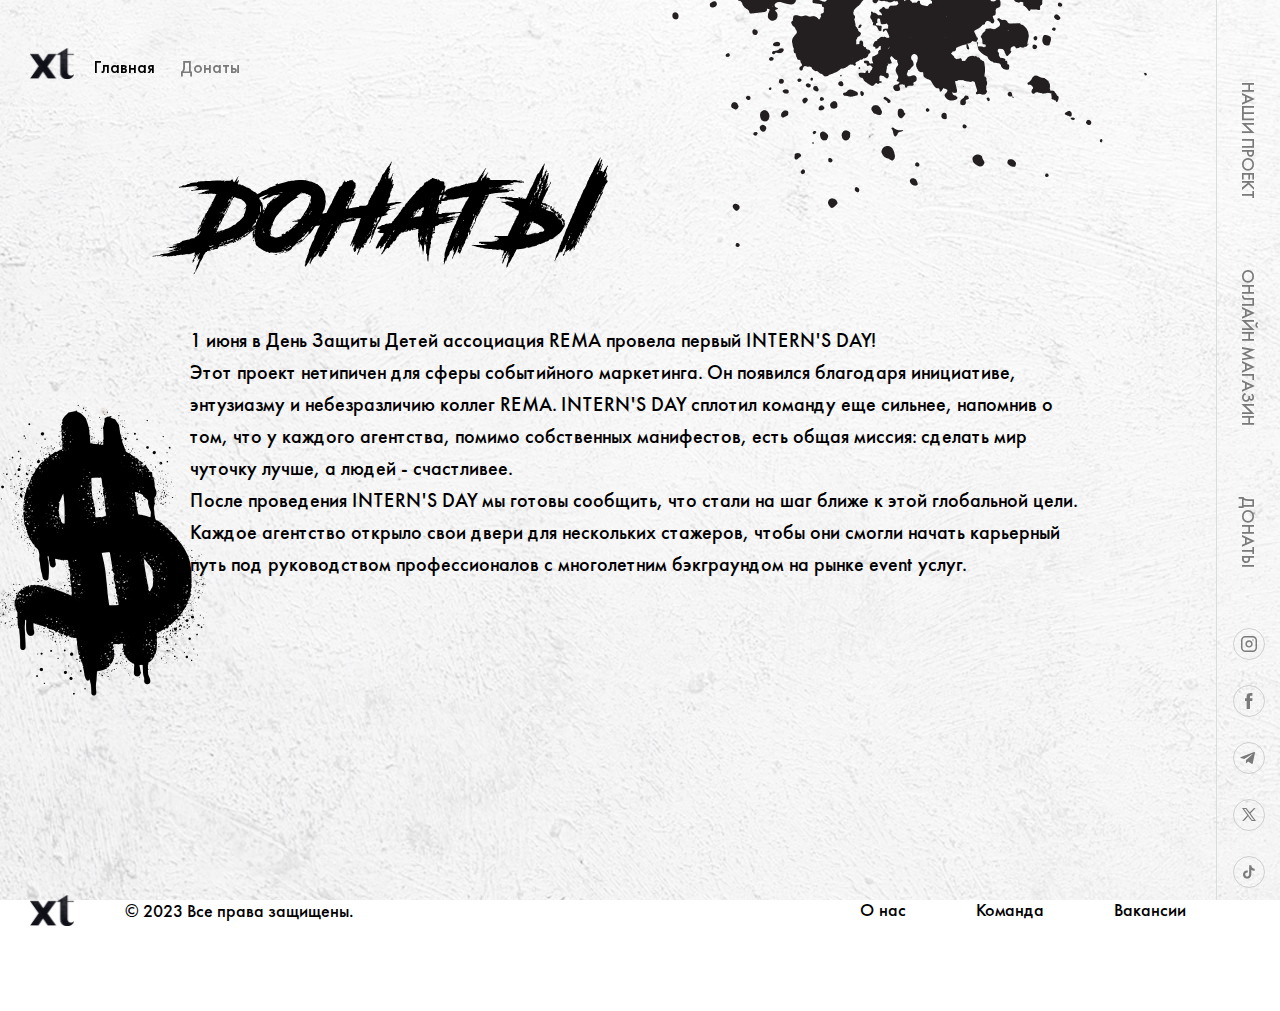
<file: donations.html>
<!DOCTYPE html>
<html lang="ru">
<head>
    <meta charset="UTF-8">
    <meta http-equiv="X-UA-Compatible" content="IE=edge">
    <meta name="viewport" content="width=device-width, initial-scale=1.0">
    <link rel="stylesheet" href="css/style.css">
    <title>Донаты - XT</title>
</head>
<body>
    <header class="header">
        <div class="wrapper">
            <div class="header__top">
                <a class="logo" href="#">
                    <img src="img/logo.svg" alt="">
                </a>
            </div>
            <img class="catalog-img-absolute-top" src="img/catalog--absolute.png" alt="">
        </div>
        <div class="header__right">
            <nav class="menu">
                <a href="" onclick="openMenu(event)" class="menu__btn">
                    <span class="menu__btn__element"></span>
                </a>
                <ul class="menu__list">
                    <li class="menu__list__items">
                        <a class="menu__list__link" href="#">Наши проект</a>
                    </li>
                    <li class="menu__list__items">
                        <a class="menu__list__link" href="#">Онлайн магазин</a>
                    </li>
                    <li class="menu__list__items">
                        <a class="menu__list__link" href="#">Донаты</a>
                    </li>
                </ul>
            </nav>
            <div class="social">
                <div class="social__items">
                    <a class="social__items__link" href="#">
                        <svg class="social__icon" xmlns="http://www.w3.org/2000/svg" viewBox="0 0 32 32" fill="none">
                            <path d="M15.9927 8.00393C17.2354 8.00393 18.4759 7.99257 19.7187 8.00847C20.757 8.02211 21.6794 8.37653 22.4723 9.05585C23.1085 9.59885 23.5492 10.2713 23.7991 11.0665C23.9286 11.48 23.9991 11.9026 23.9991 12.3343C23.9991 14.8016 24.0104 17.2713 23.9945 19.7386C23.9877 20.7701 23.6219 21.6834 22.9517 22.4672C22.2951 23.2374 21.4658 23.7214 20.4707 23.9145C20.2208 23.9622 19.9618 23.994 19.7073 23.994C17.2468 24.0008 14.7863 24.0031 12.3257 23.994C11.3397 23.9917 10.4514 23.6759 9.67662 23.0648C8.80192 22.3718 8.25892 21.4744 8.07262 20.3702C8.03399 20.1453 8.009 19.9136 8.00673 19.6841C8.00219 17.2077 7.9931 14.7312 8.009 12.257C8.01582 11.2278 8.38388 10.3145 9.05638 9.52842C9.74932 8.7196 10.6286 8.24021 11.6714 8.05619C11.86 8.02211 12.0554 8.0062 12.2462 8.00393C13.4935 8.00166 14.7431 8.00393 15.9927 8.00393ZM16.004 22.5445C17.2036 22.5445 18.4055 22.549 19.6051 22.5422C19.8255 22.54 20.0504 22.5172 20.2685 22.4741C21.5703 22.2037 22.545 20.9996 22.545 19.6682C22.545 17.2258 22.5473 14.7835 22.5427 12.3411C22.5427 12.1639 22.5268 11.9844 22.4928 11.8117C22.2065 10.4122 21.0296 9.45799 19.5983 9.45799C17.1968 9.45799 14.7976 9.45572 12.3962 9.46026C12.178 9.46026 11.9577 9.48525 11.7441 9.52842C10.4241 9.80105 9.45624 11.0006 9.45624 12.3479C9.45624 14.7448 9.45624 17.1418 9.45624 19.5387C9.45624 19.675 9.46078 19.8113 9.47669 19.9454C9.56075 20.7428 9.92199 21.3926 10.54 21.897C11.0784 22.3377 11.7055 22.5445 12.403 22.5445C13.6048 22.5445 14.8044 22.5445 16.004 22.5445Z" fill="#7A7A7A"/>
                            <path d="M19.6642 15.9807C19.6665 17.9391 18.0898 19.6113 16.0223 19.6045C13.9979 19.5977 12.3894 17.9846 12.3985 15.9489C12.4076 13.8882 14.1002 12.3024 16.0995 12.3365C18.0625 12.3683 19.6824 13.9905 19.6642 15.9807ZM16.0314 13.7928C14.8249 13.7928 13.8503 14.7652 13.8503 15.9671C13.8525 17.1735 14.8249 18.1459 16.0314 18.1504C17.2287 18.155 18.2011 17.1758 18.2102 15.9693C18.217 14.7743 17.2309 13.7792 16.0314 13.7928Z" fill="#7A7A7A"/>
                            <path d="M20.0027 11.2754C20.4026 11.2754 20.7275 11.6026 20.7275 12.0047C20.7275 12.4046 20.4003 12.7294 19.9982 12.7294C19.5983 12.7294 19.2734 12.4023 19.2734 12.0001C19.2734 11.6003 19.6006 11.2754 20.0027 11.2754Z" fill="#7A7A7A"/>
                            <rect x="0.5" y="0.5" width="31" height="31" rx="15.5" stroke="#CFCFCF"/>
                        </svg>
                    </a>
                </div>
                <div class="social__items">
                    <a class="social__items__link" href="#">
                        <svg class="social__icon" xmlns="http://www.w3.org/2000/svg" viewBox="0 0 32 32" fill="none">
                            <path d="M13.6473 15.9942C13.0746 15.9942 12.5491 15.9942 12 15.9942C12 15.0924 12 14.2138 12 13.3004C12.5314 13.3004 13.0687 13.3004 13.6355 13.3004C13.6355 12.6545 13.6178 12.0495 13.6414 11.4385C13.6709 10.8102 13.7418 10.1818 14.037 9.60582C14.468 8.78545 15.1647 8.27927 16.0917 8.18618C17.1899 8.07564 18.294 8.05818 19.4277 8C19.4277 8.95418 19.4277 9.83855 19.4277 10.7578C19.0321 10.7578 18.6424 10.752 18.2527 10.7578C18.0224 10.7636 17.7863 10.7811 17.556 10.8218C17.1781 10.8916 16.9951 11.1709 16.9774 11.7295C16.9597 12.2298 16.9715 12.736 16.9715 13.2771C17.8158 13.2771 18.6424 13.2771 19.5044 13.2771C19.4808 13.6087 19.469 13.8996 19.4395 14.1905C19.3922 14.6735 19.3155 15.1564 19.2801 15.6451C19.2623 15.8953 19.1974 16.0058 18.9199 16C18.2822 15.9825 17.6446 15.9942 16.9833 15.9942C16.9833 18.6705 16.9833 21.3236 16.9833 24C15.8614 24 14.7691 24 13.6473 24C13.6473 21.3469 13.6473 18.6938 13.6473 15.9942Z" fill="#7A7A7A"/>
                            <rect x="0.5" y="0.5" width="31" height="31" rx="15.5" stroke="#CFCFCF"/>
                        </svg>
                    </a>
                </div>
                <div class="social__items">
                    <a class="social__items__link" href="#">
                        <svg class="social__icon" xmlns="http://www.w3.org/2000/svg" viewBox="0 0 32 32" fill="none">
                            <path d="M21.9582 11.0922L19.7449 21.2757C19.5778 21.9942 19.1425 22.1731 18.5238 21.8348L15.1511 19.4102L13.524 20.9373C13.3438 21.1131 13.1935 21.2598 12.8461 21.2598L13.0887 17.9091L19.3389 12.399C19.6108 12.1629 19.2797 12.0316 18.9167 12.2682L11.1897 17.0152L7.86313 15.9992C7.13967 15.7789 7.12657 15.2933 8.014 14.9545L21.0252 10.0639C21.6277 9.84359 22.1547 10.1947 21.9582 11.0927V11.0922Z" fill="#7A7A7A"/>
                            <rect x="0.5" y="0.5" width="31" height="31" rx="15.5" stroke="#CFCFCF"/>
                        </svg>
                    </a>
                </div>
                <div class="social__items">
                    <a class="social__items__link" href="#">
                        <svg class="social__icon" xmlns="http://www.w3.org/2000/svg" viewBox="0 0 32 32" fill="none">
                            <path d="M9 9.00498C9.27403 9.00498 9.48445 9.00498 9.68997 9.00498C10.8497 9.00498 12.0045 9.00997 13.1643 9C13.3355 9 13.4432 9.04983 13.546 9.19433C14.5687 10.5845 15.5963 11.9647 16.6239 13.3499C16.6631 13.3998 16.7071 13.4496 16.7658 13.5243C16.9713 13.2951 17.172 13.0809 17.3677 12.8616C18.4834 11.6259 19.5942 10.3902 20.7148 9.15945C20.7931 9.07474 20.9301 9.01495 21.0426 9.00997C21.5124 8.99502 21.9822 9.00498 22.5204 9.00498C20.8273 10.8835 19.1783 12.7171 17.5194 14.5608C19.3397 17.0272 21.1552 19.4837 22.9951 21.9751C22.8826 21.9851 22.814 21.995 22.7455 21.995C21.4488 21.995 20.152 21.99 18.8553 22C18.6742 22 18.5568 21.9452 18.4491 21.7957C17.3873 20.3557 16.3205 18.9157 15.2587 17.4806C15.2097 17.4159 15.1608 17.3561 15.0972 17.2714C14.6029 17.8245 14.1185 18.3626 13.634 18.8957C12.7532 19.8773 11.8773 20.8589 10.9867 21.8306C10.9084 21.9203 10.7567 21.9801 10.6344 21.9851C10.1744 22.005 9.70954 21.99 9.17616 21.99C10.9231 20.0418 12.6211 18.1483 14.3436 16.23C12.5722 13.8383 10.8057 11.4465 9 9.00498ZM11.0357 9.9816C11.1188 10.1012 11.1629 10.166 11.2118 10.2307C13.7123 13.614 16.2226 16.9874 18.6987 20.3856C19.0412 20.854 19.374 21.1031 19.9514 21.0184C20.2744 20.9736 20.6071 21.0084 20.9839 21.0084C20.8909 20.8789 20.8322 20.7992 20.7735 20.7244C19.3544 18.8061 17.9402 16.8927 16.5211 14.9743C15.3418 13.3749 14.1527 11.7704 12.9636 10.166C12.9049 10.0862 12.8071 9.99157 12.7239 9.98658C12.1807 9.97164 11.6375 9.9816 11.0357 9.9816Z" fill="#7A7A7A"/>
                            <rect x="0.5" y="0.5" width="31" height="31" rx="15.5" stroke="#CFCFCF"/>
                        </svg>
                    </a>
                </div>
                <div class="social__items">
                    <a class="social__items__link" href="#">
                        <svg class="social__icon" xmlns="http://www.w3.org/2000/svg" viewBox="0 0 32 32" fill="none">
                            <path d="M21.7075 12.6716C20.9454 12.6716 20.2423 12.4192 19.6777 11.9933C19.0301 11.505 18.5648 10.7889 18.4005 9.96342C18.3593 9.75587 18.3376 9.54491 18.3358 9.33331H16.1589V15.2818L16.1563 18.54C16.1563 19.4111 15.589 20.1497 14.8027 20.4095C14.5671 20.4874 14.3191 20.5203 14.0714 20.5065C13.7438 20.4885 13.4368 20.3897 13.17 20.23C12.6023 19.8905 12.2173 19.2745 12.2069 18.5698C12.1904 17.4684 13.0808 16.5704 14.1814 16.5704C14.3987 16.5704 14.6073 16.6059 14.8027 16.6703V14.46C14.5966 14.4295 14.3869 14.4136 14.1749 14.4136C12.9702 14.4136 11.8436 14.9143 11.0382 15.8164C10.4295 16.4982 10.0643 17.368 10.008 18.28C9.93421 19.4781 10.3726 20.6171 11.2228 21.4574C11.3478 21.5808 11.479 21.6953 11.6161 21.8009C12.3451 22.3619 13.2363 22.666 14.1749 22.666C14.3869 22.666 14.5966 22.6503 14.8027 22.6198C15.6795 22.4899 16.4885 22.0885 17.127 21.4574C17.9115 20.682 18.3449 19.6526 18.3496 18.557L18.3384 13.6914C18.7136 13.9807 19.1245 14.2204 19.5611 14.4044C20.2441 14.6926 20.9684 14.8387 21.7138 14.8384V12.6711C21.7143 12.6716 21.708 12.6716 21.7075 12.6716Z" fill="#7A7A7A"/>
                            <rect x="0.5" y="0.5" width="31" height="31" rx="15.5" stroke="#CFCFCF"/>
                        </svg>
                    </a>
                </div>
                <div class="social__items">
                    <a class="social__items__link" href="#">
                        <svg class="social__icon" xmlns="http://www.w3.org/2000/svg" viewBox="0 0 32 32" fill="none">
                            <path fill-rule="evenodd" clip-rule="evenodd" d="M24.3627 12.7794C24.3627 12.7794 24.1957 11.5777 23.6843 11.0484C23.0352 10.3535 22.3077 10.3503 21.9744 10.3099C19.5861 10.1334 16.0037 10.1334 16.0037 10.1334H15.9963C15.9963 10.1334 12.4139 10.1334 10.0256 10.3099C9.69174 10.3503 8.96481 10.3535 8.31521 11.0484C7.80374 11.5777 7.63734 12.7794 7.63734 12.7794C7.63734 12.7794 7.46667 14.191 7.46667 15.602V16.9253C7.46667 18.3369 7.63734 19.748 7.63734 19.748C7.63734 19.748 7.80374 20.9497 8.31521 21.479C8.96481 22.1738 9.81761 22.152 10.1973 22.2245C11.5627 22.3586 16 22.4 16 22.4C16 22.4 19.5861 22.3946 21.9744 22.218C22.3077 22.1771 23.0352 22.1738 23.6843 21.479C24.1957 20.9497 24.3627 19.748 24.3627 19.748C24.3627 19.748 24.5333 18.3369 24.5333 16.9253V15.602C24.5333 14.191 24.3627 12.7794 24.3627 12.7794Z" fill="#7A7A7A"/>
                            <path fill-rule="evenodd" clip-rule="evenodd" d="M14.2378 18.5288L14.2373 13.6285L18.8485 16.0871L14.2378 18.5288Z" fill="white"/>
                            <rect x="0.5" y="0.5" width="31" height="31" rx="15.5" stroke="#CFCFCF"/>
                        </svg>
                    </a>
                </div>
            </div>
            <div class="basket">
                <a class="backet__link" href="#">
                    <svg class="social__icon--basket" xmlns="http://www.w3.org/2000/svg" viewBox="0 0 62 62" fill="none">
                        <path d="M20.3334 40.3334C20.3334 41.0406 20.6143 41.7189 21.1144 42.219C21.6145 42.7191 22.2928 43 23 43C23.7073 43 24.3856 42.7191 24.8857 42.219C25.3858 41.7189 25.6667 41.0406 25.6667 40.3334C25.6667 39.6261 25.3858 38.9478 24.8857 38.4477C24.3856 37.9476 23.7073 37.6667 23 37.6667C22.2928 37.6667 21.6145 37.9476 21.1144 38.4477C20.6143 38.9478 20.3334 39.6261 20.3334 40.3334Z" stroke="#7A7A7A" stroke-width="2.75" stroke-linecap="round" stroke-linejoin="round"/>
                        <path d="M35 40.3334C35 41.0406 35.281 41.7189 35.781 42.219C36.2811 42.7191 36.9594 43 37.6667 43C38.3739 43 39.0522 42.7191 39.5523 42.219C40.0524 41.7189 40.3333 41.0406 40.3333 40.3334C40.3333 39.6261 40.0524 38.9478 39.5523 38.4477C39.0522 37.9476 38.3739 37.6667 37.6667 37.6667C36.9594 37.6667 36.2811 37.9476 35.781 38.4477C35.281 38.9478 35 39.6261 35 40.3334Z" stroke="#7A7A7A" stroke-width="2.75" stroke-linecap="round" stroke-linejoin="round"/>
                        <path d="M37.6667 37.6667H23V19H20.3334" stroke="#7A7A7A" stroke-width="2.75" stroke-linecap="round" stroke-linejoin="round"/>
                        <path d="M23 21.6667L41.6667 23L40.3333 32.3334H23" stroke="#7A7A7A" stroke-width="2.75" stroke-linecap="round" stroke-linejoin="round"/>
                    </svg>
                </a>
            </div>
        </div>
    </header>
    <section class="breadcrumbs">
        <div class="wrapper">
            <ul class="breadcrumbs__list">
                <li class="breadcrumbs__list__items">
                    <a href="#" class="breadcrumbs__link">Главная</a>
                </li>
                <li class="breadcrumbs__list__items">Донаты</li>
            </ul>
        </div>
    </section>
    <section class="donations">
        <img class="donations__img" src="img/donations__img__absolute.png" alt="">
        <div class="wrapper">
            <div class="donations__box">
                <div class="page-title">
                    <h1>Донаты</h1>
                </div>
                <div class="donations__box__content">
                    <p>1 июня в День Защиты Детей ассоциация REMA провела первый INTERN'S DAY!</p>
                    <p>Этот проект нетипичен для сферы событийного маркетинга. Он появился благодаря инициативе, энтузиазму и небезразличию коллег REMA. INTERN'S DAY сплотил команду еще сильнее, напомнив о том, что у каждого агентства, помимо собственных манифестов, есть общая миссия: сделать мир чуточку лучше, а людей - счастливее.</p>
                    <p>После проведения INTERN'S DAY мы готовы сообщить, что стали на шаг ближе к этой глобальной цели. Каждое агентство открыло свои двери для нескольких стажеров, чтобы они смогли начать карьерный путь под руководством профессионалов с многолетним бэкграундом на рынке event услуг.</p>
                </div>
            </div>
        </div>
    </section>
    <footer class="footer">
        <div class="wrapper wrapper--footer">
            <div class="footer__box">
                <div class="footer__box__items">
                    <a class="logo" href="#">
                        <img src="img/logo.svg" alt="">
                    </a>
                    <p>© 2023 Все права защищены.</p>
                </div>
                <div class="footer__box__items">
                    <ul class="footer__menu__list">
                        <li class="footer__menu__list__items">
                            <a class="footer__link" href="#">О нас</a>
                        </li>
                        <li class="footer__menu__list__items">
                            <a class="footer__link" href="#">Команда</a>
                        </li>
                        <li class="footer__menu__list__items">
                            <a class="footer__link" href="#">Вакансии</a>
                        </li>
                    </ul>
                </div>
            </div>
        </div>
    </footer>
    <script src="js/jquery-3.7.1.min.js"></script>
    <script src="js/slick.min.js"></script>
    <script src="js/main.js"></script>
</body>
</html>
</file>
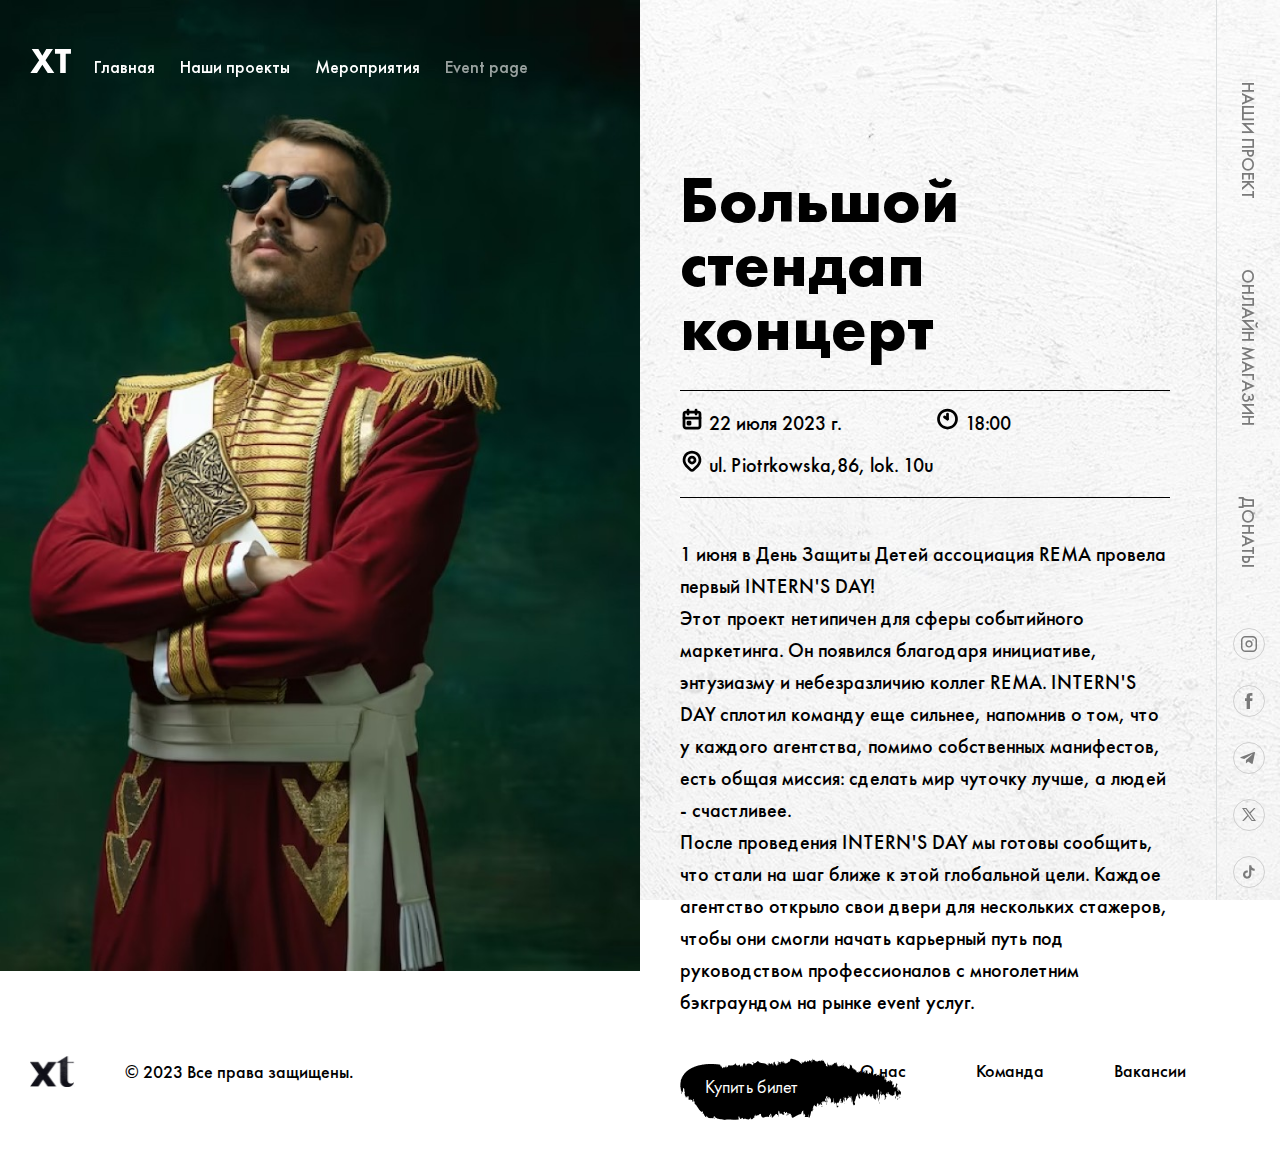
<file: event-page.html>
<!DOCTYPE html>
<html lang="ru">
<head>
    <meta charset="UTF-8">
    <meta http-equiv="X-UA-Compatible" content="IE=edge">
    <meta name="viewport" content="width=device-width, initial-scale=1.0">
    <link rel="stylesheet" href="css/style.css">
    <title>Страница мероприятия - XT</title>
</head>
<body>
    <header class="header header--event-page">
        <div class="wrapper">
            <div class="header__top">
                <a class="logo" href="#">
                    <img id="logo" src="img/logo--white.svg" alt="">
                </a>
            </div>
        </div>
        <div class="header__right">
            <nav class="menu">
                <a href="" onclick="openMenu(event)" class="menu__btn">
                    <span class="menu__btn__element"></span>
                </a>
                <ul class="menu__list">
                    <li class="menu__list__items">
                        <a class="menu__list__link" href="#">Наши проект</a>
                    </li>
                    <li class="menu__list__items">
                        <a class="menu__list__link" href="#">Онлайн магазин</a>
                    </li>
                    <li class="menu__list__items">
                        <a class="menu__list__link" href="#">Донаты</a>
                    </li>
                </ul>
            </nav>
            <div class="social">
                <div class="social__items">
                    <a class="social__items__link" href="#">
                        <svg class="social__icon" xmlns="http://www.w3.org/2000/svg" viewBox="0 0 32 32" fill="none">
                            <path d="M15.9927 8.00393C17.2354 8.00393 18.4759 7.99257 19.7187 8.00847C20.757 8.02211 21.6794 8.37653 22.4723 9.05585C23.1085 9.59885 23.5492 10.2713 23.7991 11.0665C23.9286 11.48 23.9991 11.9026 23.9991 12.3343C23.9991 14.8016 24.0104 17.2713 23.9945 19.7386C23.9877 20.7701 23.6219 21.6834 22.9517 22.4672C22.2951 23.2374 21.4658 23.7214 20.4707 23.9145C20.2208 23.9622 19.9618 23.994 19.7073 23.994C17.2468 24.0008 14.7863 24.0031 12.3257 23.994C11.3397 23.9917 10.4514 23.6759 9.67662 23.0648C8.80192 22.3718 8.25892 21.4744 8.07262 20.3702C8.03399 20.1453 8.009 19.9136 8.00673 19.6841C8.00219 17.2077 7.9931 14.7312 8.009 12.257C8.01582 11.2278 8.38388 10.3145 9.05638 9.52842C9.74932 8.7196 10.6286 8.24021 11.6714 8.05619C11.86 8.02211 12.0554 8.0062 12.2462 8.00393C13.4935 8.00166 14.7431 8.00393 15.9927 8.00393ZM16.004 22.5445C17.2036 22.5445 18.4055 22.549 19.6051 22.5422C19.8255 22.54 20.0504 22.5172 20.2685 22.4741C21.5703 22.2037 22.545 20.9996 22.545 19.6682C22.545 17.2258 22.5473 14.7835 22.5427 12.3411C22.5427 12.1639 22.5268 11.9844 22.4928 11.8117C22.2065 10.4122 21.0296 9.45799 19.5983 9.45799C17.1968 9.45799 14.7976 9.45572 12.3962 9.46026C12.178 9.46026 11.9577 9.48525 11.7441 9.52842C10.4241 9.80105 9.45624 11.0006 9.45624 12.3479C9.45624 14.7448 9.45624 17.1418 9.45624 19.5387C9.45624 19.675 9.46078 19.8113 9.47669 19.9454C9.56075 20.7428 9.92199 21.3926 10.54 21.897C11.0784 22.3377 11.7055 22.5445 12.403 22.5445C13.6048 22.5445 14.8044 22.5445 16.004 22.5445Z" fill="#7A7A7A"/>
                            <path d="M19.6642 15.9807C19.6665 17.9391 18.0898 19.6113 16.0223 19.6045C13.9979 19.5977 12.3894 17.9846 12.3985 15.9489C12.4076 13.8882 14.1002 12.3024 16.0995 12.3365C18.0625 12.3683 19.6824 13.9905 19.6642 15.9807ZM16.0314 13.7928C14.8249 13.7928 13.8503 14.7652 13.8503 15.9671C13.8525 17.1735 14.8249 18.1459 16.0314 18.1504C17.2287 18.155 18.2011 17.1758 18.2102 15.9693C18.217 14.7743 17.2309 13.7792 16.0314 13.7928Z" fill="#7A7A7A"/>
                            <path d="M20.0027 11.2754C20.4026 11.2754 20.7275 11.6026 20.7275 12.0047C20.7275 12.4046 20.4003 12.7294 19.9982 12.7294C19.5983 12.7294 19.2734 12.4023 19.2734 12.0001C19.2734 11.6003 19.6006 11.2754 20.0027 11.2754Z" fill="#7A7A7A"/>
                            <rect x="0.5" y="0.5" width="31" height="31" rx="15.5" stroke="#CFCFCF"/>
                        </svg>
                    </a>
                </div>
                <div class="social__items">
                    <a class="social__items__link" href="#">
                        <svg class="social__icon" xmlns="http://www.w3.org/2000/svg" viewBox="0 0 32 32" fill="none">
                            <path d="M13.6473 15.9942C13.0746 15.9942 12.5491 15.9942 12 15.9942C12 15.0924 12 14.2138 12 13.3004C12.5314 13.3004 13.0687 13.3004 13.6355 13.3004C13.6355 12.6545 13.6178 12.0495 13.6414 11.4385C13.6709 10.8102 13.7418 10.1818 14.037 9.60582C14.468 8.78545 15.1647 8.27927 16.0917 8.18618C17.1899 8.07564 18.294 8.05818 19.4277 8C19.4277 8.95418 19.4277 9.83855 19.4277 10.7578C19.0321 10.7578 18.6424 10.752 18.2527 10.7578C18.0224 10.7636 17.7863 10.7811 17.556 10.8218C17.1781 10.8916 16.9951 11.1709 16.9774 11.7295C16.9597 12.2298 16.9715 12.736 16.9715 13.2771C17.8158 13.2771 18.6424 13.2771 19.5044 13.2771C19.4808 13.6087 19.469 13.8996 19.4395 14.1905C19.3922 14.6735 19.3155 15.1564 19.2801 15.6451C19.2623 15.8953 19.1974 16.0058 18.9199 16C18.2822 15.9825 17.6446 15.9942 16.9833 15.9942C16.9833 18.6705 16.9833 21.3236 16.9833 24C15.8614 24 14.7691 24 13.6473 24C13.6473 21.3469 13.6473 18.6938 13.6473 15.9942Z" fill="#7A7A7A"/>
                            <rect x="0.5" y="0.5" width="31" height="31" rx="15.5" stroke="#CFCFCF"/>
                        </svg>
                    </a>
                </div>
                <div class="social__items">
                    <a class="social__items__link" href="#">
                        <svg class="social__icon" xmlns="http://www.w3.org/2000/svg" viewBox="0 0 32 32" fill="none">
                            <path d="M21.9582 11.0922L19.7449 21.2757C19.5778 21.9942 19.1425 22.1731 18.5238 21.8348L15.1511 19.4102L13.524 20.9373C13.3438 21.1131 13.1935 21.2598 12.8461 21.2598L13.0887 17.9091L19.3389 12.399C19.6108 12.1629 19.2797 12.0316 18.9167 12.2682L11.1897 17.0152L7.86313 15.9992C7.13967 15.7789 7.12657 15.2933 8.014 14.9545L21.0252 10.0639C21.6277 9.84359 22.1547 10.1947 21.9582 11.0927V11.0922Z" fill="#7A7A7A"/>
                            <rect x="0.5" y="0.5" width="31" height="31" rx="15.5" stroke="#CFCFCF"/>
                        </svg>
                    </a>
                </div>
                <div class="social__items">
                    <a class="social__items__link" href="#">
                        <svg class="social__icon" xmlns="http://www.w3.org/2000/svg" viewBox="0 0 32 32" fill="none">
                            <path d="M9 9.00498C9.27403 9.00498 9.48445 9.00498 9.68997 9.00498C10.8497 9.00498 12.0045 9.00997 13.1643 9C13.3355 9 13.4432 9.04983 13.546 9.19433C14.5687 10.5845 15.5963 11.9647 16.6239 13.3499C16.6631 13.3998 16.7071 13.4496 16.7658 13.5243C16.9713 13.2951 17.172 13.0809 17.3677 12.8616C18.4834 11.6259 19.5942 10.3902 20.7148 9.15945C20.7931 9.07474 20.9301 9.01495 21.0426 9.00997C21.5124 8.99502 21.9822 9.00498 22.5204 9.00498C20.8273 10.8835 19.1783 12.7171 17.5194 14.5608C19.3397 17.0272 21.1552 19.4837 22.9951 21.9751C22.8826 21.9851 22.814 21.995 22.7455 21.995C21.4488 21.995 20.152 21.99 18.8553 22C18.6742 22 18.5568 21.9452 18.4491 21.7957C17.3873 20.3557 16.3205 18.9157 15.2587 17.4806C15.2097 17.4159 15.1608 17.3561 15.0972 17.2714C14.6029 17.8245 14.1185 18.3626 13.634 18.8957C12.7532 19.8773 11.8773 20.8589 10.9867 21.8306C10.9084 21.9203 10.7567 21.9801 10.6344 21.9851C10.1744 22.005 9.70954 21.99 9.17616 21.99C10.9231 20.0418 12.6211 18.1483 14.3436 16.23C12.5722 13.8383 10.8057 11.4465 9 9.00498ZM11.0357 9.9816C11.1188 10.1012 11.1629 10.166 11.2118 10.2307C13.7123 13.614 16.2226 16.9874 18.6987 20.3856C19.0412 20.854 19.374 21.1031 19.9514 21.0184C20.2744 20.9736 20.6071 21.0084 20.9839 21.0084C20.8909 20.8789 20.8322 20.7992 20.7735 20.7244C19.3544 18.8061 17.9402 16.8927 16.5211 14.9743C15.3418 13.3749 14.1527 11.7704 12.9636 10.166C12.9049 10.0862 12.8071 9.99157 12.7239 9.98658C12.1807 9.97164 11.6375 9.9816 11.0357 9.9816Z" fill="#7A7A7A"/>
                            <rect x="0.5" y="0.5" width="31" height="31" rx="15.5" stroke="#CFCFCF"/>
                        </svg>
                    </a>
                </div>
                <div class="social__items">
                    <a class="social__items__link" href="#">
                        <svg class="social__icon" xmlns="http://www.w3.org/2000/svg" viewBox="0 0 32 32" fill="none">
                            <path d="M21.7075 12.6716C20.9454 12.6716 20.2423 12.4192 19.6777 11.9933C19.0301 11.505 18.5648 10.7889 18.4005 9.96342C18.3593 9.75587 18.3376 9.54491 18.3358 9.33331H16.1589V15.2818L16.1563 18.54C16.1563 19.4111 15.589 20.1497 14.8027 20.4095C14.5671 20.4874 14.3191 20.5203 14.0714 20.5065C13.7438 20.4885 13.4368 20.3897 13.17 20.23C12.6023 19.8905 12.2173 19.2745 12.2069 18.5698C12.1904 17.4684 13.0808 16.5704 14.1814 16.5704C14.3987 16.5704 14.6073 16.6059 14.8027 16.6703V14.46C14.5966 14.4295 14.3869 14.4136 14.1749 14.4136C12.9702 14.4136 11.8436 14.9143 11.0382 15.8164C10.4295 16.4982 10.0643 17.368 10.008 18.28C9.93421 19.4781 10.3726 20.6171 11.2228 21.4574C11.3478 21.5808 11.479 21.6953 11.6161 21.8009C12.3451 22.3619 13.2363 22.666 14.1749 22.666C14.3869 22.666 14.5966 22.6503 14.8027 22.6198C15.6795 22.4899 16.4885 22.0885 17.127 21.4574C17.9115 20.682 18.3449 19.6526 18.3496 18.557L18.3384 13.6914C18.7136 13.9807 19.1245 14.2204 19.5611 14.4044C20.2441 14.6926 20.9684 14.8387 21.7138 14.8384V12.6711C21.7143 12.6716 21.708 12.6716 21.7075 12.6716Z" fill="#7A7A7A"/>
                            <rect x="0.5" y="0.5" width="31" height="31" rx="15.5" stroke="#CFCFCF"/>
                        </svg>
                    </a>
                </div>
                <div class="social__items">
                    <a class="social__items__link" href="#">
                        <svg class="social__icon" xmlns="http://www.w3.org/2000/svg" viewBox="0 0 32 32" fill="none">
                            <path fill-rule="evenodd" clip-rule="evenodd" d="M24.3627 12.7794C24.3627 12.7794 24.1957 11.5777 23.6843 11.0484C23.0352 10.3535 22.3077 10.3503 21.9744 10.3099C19.5861 10.1334 16.0037 10.1334 16.0037 10.1334H15.9963C15.9963 10.1334 12.4139 10.1334 10.0256 10.3099C9.69174 10.3503 8.96481 10.3535 8.31521 11.0484C7.80374 11.5777 7.63734 12.7794 7.63734 12.7794C7.63734 12.7794 7.46667 14.191 7.46667 15.602V16.9253C7.46667 18.3369 7.63734 19.748 7.63734 19.748C7.63734 19.748 7.80374 20.9497 8.31521 21.479C8.96481 22.1738 9.81761 22.152 10.1973 22.2245C11.5627 22.3586 16 22.4 16 22.4C16 22.4 19.5861 22.3946 21.9744 22.218C22.3077 22.1771 23.0352 22.1738 23.6843 21.479C24.1957 20.9497 24.3627 19.748 24.3627 19.748C24.3627 19.748 24.5333 18.3369 24.5333 16.9253V15.602C24.5333 14.191 24.3627 12.7794 24.3627 12.7794Z" fill="#7A7A7A"/>
                            <path fill-rule="evenodd" clip-rule="evenodd" d="M14.2378 18.5288L14.2373 13.6285L18.8485 16.0871L14.2378 18.5288Z" fill="white"/>
                            <rect x="0.5" y="0.5" width="31" height="31" rx="15.5" stroke="#CFCFCF"/>
                        </svg>
                    </a>
                </div>
            </div>
            <div class="basket">
                <a class="backet__link" href="#">
                    <svg class="social__icon--basket" xmlns="http://www.w3.org/2000/svg" viewBox="0 0 62 62" fill="none">
                        <path d="M20.3334 40.3334C20.3334 41.0406 20.6143 41.7189 21.1144 42.219C21.6145 42.7191 22.2928 43 23 43C23.7073 43 24.3856 42.7191 24.8857 42.219C25.3858 41.7189 25.6667 41.0406 25.6667 40.3334C25.6667 39.6261 25.3858 38.9478 24.8857 38.4477C24.3856 37.9476 23.7073 37.6667 23 37.6667C22.2928 37.6667 21.6145 37.9476 21.1144 38.4477C20.6143 38.9478 20.3334 39.6261 20.3334 40.3334Z" stroke="#7A7A7A" stroke-width="2.75" stroke-linecap="round" stroke-linejoin="round"/>
                        <path d="M35 40.3334C35 41.0406 35.281 41.7189 35.781 42.219C36.2811 42.7191 36.9594 43 37.6667 43C38.3739 43 39.0522 42.7191 39.5523 42.219C40.0524 41.7189 40.3333 41.0406 40.3333 40.3334C40.3333 39.6261 40.0524 38.9478 39.5523 38.4477C39.0522 37.9476 38.3739 37.6667 37.6667 37.6667C36.9594 37.6667 36.2811 37.9476 35.781 38.4477C35.281 38.9478 35 39.6261 35 40.3334Z" stroke="#7A7A7A" stroke-width="2.75" stroke-linecap="round" stroke-linejoin="round"/>
                        <path d="M37.6667 37.6667H23V19H20.3334" stroke="#7A7A7A" stroke-width="2.75" stroke-linecap="round" stroke-linejoin="round"/>
                        <path d="M23 21.6667L41.6667 23L40.3333 32.3334H23" stroke="#7A7A7A" stroke-width="2.75" stroke-linecap="round" stroke-linejoin="round"/>
                    </svg>
                </a>
            </div>
        </div>
    </header>
    <section class="breadcrumbs breadcrumbs--event-page">
        <div class="wrapper">
            <ul class="breadcrumbs__list">
                <li class="breadcrumbs__list__items">
                    <a href="#" class="breadcrumbs__link breadcrumbs__link--event-page">Главная</a>
                </li>
                <li class="breadcrumbs__list__items">
                    <a href="#" class="breadcrumbs__link breadcrumbs__link--event-page">Наши проекты</a>
                </li>
                <li class="breadcrumbs__list__items">
                    <a href="#" class="breadcrumbs__link breadcrumbs__link--event-page">Мероприятия</a>
                </li>
                <li class="breadcrumbs__list__items breadcrumbs__list__items--event-page">Event page</li>
            </ul>
        </div>
    </section>
    <section class="recital section--full">
        <img class="recital__img" id="recitalImg" src="img/event__page__img.jpg" alt="">
        <div class="wrapper">
            <div class="recital__box">
                <div class="recital__box__inner" id="recital__box__inner">
                    <h1>Большой стендап концерт</h1>
                    <div class="recital__box__info">
                        <div class="recital__box__info__date">
                            <svg xmlns="http://www.w3.org/2000/svg" width="24" height="24" viewBox="0 0 24 24" fill="none">
                                <g clip-path="url(#clip0_1154_501)">
                                  <path d="M4 7C4 6.46957 4.21071 5.96086 4.58579 5.58579C4.96086 5.21071 5.46957 5 6 5H18C18.5304 5 19.0391 5.21071 19.4142 5.58579C19.7893 5.96086 20 6.46957 20 7V19C20 19.5304 19.7893 20.0391 19.4142 20.4142C19.0391 20.7893 18.5304 21 18 21H6C5.46957 21 4.96086 20.7893 4.58579 20.4142C4.21071 20.0391 4 19.5304 4 19V7Z" stroke="black" stroke-width="2.75" stroke-linecap="round" stroke-linejoin="round"/>
                                  <path d="M16 3V7" stroke="black" stroke-width="2.75" stroke-linecap="round" stroke-linejoin="round"/>
                                  <path d="M8 3V7" stroke="black" stroke-width="2.75" stroke-linecap="round" stroke-linejoin="round"/>
                                  <path d="M4 11H20" stroke="black" stroke-width="2.75" stroke-linecap="round" stroke-linejoin="round"/>
                                  <path d="M8 15H10V17H8V15Z" stroke="black" stroke-width="2.75" stroke-linecap="round" stroke-linejoin="round"/>
                                </g>
                                <defs>
                                  <clipPath id="clip0_1154_501">
                                    <rect width="24" height="24" fill="white"/>
                                  </clipPath>
                                </defs>
                            </svg>
                            <span>22 июля 2023 г.</span>
                        </div>
                        <div class="recital__box__info__date">
                            <svg xmlns="http://www.w3.org/2000/svg" width="25" height="24" viewBox="0 0 25 24" fill="none">
                                <g clip-path="url(#clip0_1154_509)">
                                  <path d="M3.5 12C3.5 13.1819 3.73279 14.3522 4.18508 15.4442C4.63738 16.5361 5.30031 17.5282 6.13604 18.364C6.97177 19.1997 7.96392 19.8626 9.05585 20.3149C10.1478 20.7672 11.3181 21 12.5 21C13.6819 21 14.8522 20.7672 15.9442 20.3149C17.0361 19.8626 18.0282 19.1997 18.864 18.364C19.6997 17.5282 20.3626 16.5361 20.8149 15.4442C21.2672 14.3522 21.5 13.1819 21.5 12C21.5 10.8181 21.2672 9.64778 20.8149 8.55585C20.3626 7.46392 19.6997 6.47177 18.864 5.63604C18.0282 4.80031 17.0361 4.13738 15.9442 3.68508C14.8522 3.23279 13.6819 3 12.5 3C11.3181 3 10.1478 3.23279 9.05585 3.68508C7.96392 4.13738 6.97177 4.80031 6.13604 5.63604C5.30031 6.47177 4.63738 7.46392 4.18508 8.55585C3.73279 9.64778 3.5 10.8181 3.5 12Z" stroke="black" stroke-width="2.75" stroke-linecap="round" stroke-linejoin="round"/>
                                  <path d="M12.5 12L9.5 10" stroke="black" stroke-width="2.75" stroke-linecap="round" stroke-linejoin="round"/>
                                  <path d="M12.5 7V12" stroke="black" stroke-width="2.75" stroke-linecap="round" stroke-linejoin="round"/>
                                </g>
                                <defs>
                                  <clipPath id="clip0_1154_509">
                                    <rect width="24" height="24" fill="white" transform="translate(0.5)"/>
                                  </clipPath>
                                </defs>
                            </svg>
                            <span>18:00</span>
                        </div>
                        <div class="recital__box__info__date recital__box__info__date--end">
                            <svg xmlns="http://www.w3.org/2000/svg" width="24" height="24" viewBox="0 0 24 24" fill="none">
                                <g clip-path="url(#clip0_1154_523)">
                                  <path d="M9 11C9 11.7956 9.31607 12.5587 9.87868 13.1213C10.4413 13.6839 11.2044 14 12 14C12.7956 14 13.5587 13.6839 14.1213 13.1213C14.6839 12.5587 15 11.7956 15 11C15 10.2044 14.6839 9.44129 14.1213 8.87868C13.5587 8.31607 12.7956 8 12 8C11.2044 8 10.4413 8.31607 9.87868 8.87868C9.31607 9.44129 9 10.2044 9 11Z" stroke="black" stroke-width="2.75" stroke-linecap="round" stroke-linejoin="round"/>
                                  <path d="M17.657 16.657L13.414 20.9C13.039 21.2746 12.5306 21.485 12.0005 21.485C11.4704 21.485 10.962 21.2746 10.587 20.9L6.343 16.657C5.22422 15.5381 4.46234 14.1127 4.15369 12.5608C3.84504 11.009 4.00349 9.40047 4.60901 7.93868C5.21452 6.4769 6.2399 5.22749 7.55548 4.34846C8.87107 3.46943 10.4178 3.00024 12 3.00024C13.5822 3.00024 15.1289 3.46943 16.4445 4.34846C17.7601 5.22749 18.7855 6.4769 19.391 7.93868C19.9965 9.40047 20.155 11.009 19.8463 12.5608C19.5377 14.1127 18.7758 15.5381 17.657 16.657Z" stroke="black" stroke-width="2.75" stroke-linecap="round" stroke-linejoin="round"/>
                                </g>
                                <defs>
                                  <clipPath id="clip0_1154_523">
                                    <rect width="24" height="24" fill="white"/>
                                  </clipPath>
                                </defs>
                            </svg>
                            <span>ul. Piotrkowska,86, lok. 10u</span>
                        </div>
                    </div>
                    <div class="recital__box__content">
                        <p>1 июня в День Защиты Детей ассоциация REMA провела первый INTERN'S DAY!</p>
                        <p>Этот проект нетипичен для сферы событийного маркетинга. Он появился благодаря инициативе, энтузиазму и небезразличию коллег REMA. INTERN'S DAY сплотил команду еще сильнее, напомнив о том, что у каждого агентства, помимо собственных манифестов, есть общая миссия: сделать мир чуточку лучше, а людей - счастливее.</p>
                        <p>После проведения INTERN'S DAY мы готовы сообщить, что стали на шаг ближе к этой глобальной цели. Каждое агентство открыло свои двери для нескольких стажеров, чтобы они смогли начать карьерный путь под руководством профессионалов с многолетним бэкграундом на рынке event услуг.</p>
                    </div>
                    <a class="hero__box__content__link" href="#">Купить билет</a>
                </div>
            </div>
        </div>
    </section>
    <footer class="footer">
        <div class="wrapper wrapper--footer">
            <div class="footer__box">
                <div class="footer__box__items">
                    <a class="logo" href="#">
                        <img src="img/logo.svg" alt="">
                    </a>
                    <p>© 2023 Все права защищены.</p>
                </div>
                <div class="footer__box__items">
                    <ul class="footer__menu__list">
                        <li class="footer__menu__list__items">
                            <a class="footer__link" href="#">О нас</a>
                        </li>
                        <li class="footer__menu__list__items">
                            <a class="footer__link" href="#">Команда</a>
                        </li>
                        <li class="footer__menu__list__items">
                            <a class="footer__link" href="#">Вакансии</a>
                        </li>
                    </ul>
                </div>
            </div>
        </div>
    </footer>
    <script src="js/jquery-3.7.1.min.js"></script>
    <script src="js/main-event-page.js"></script>
</body>
</html>
</file>
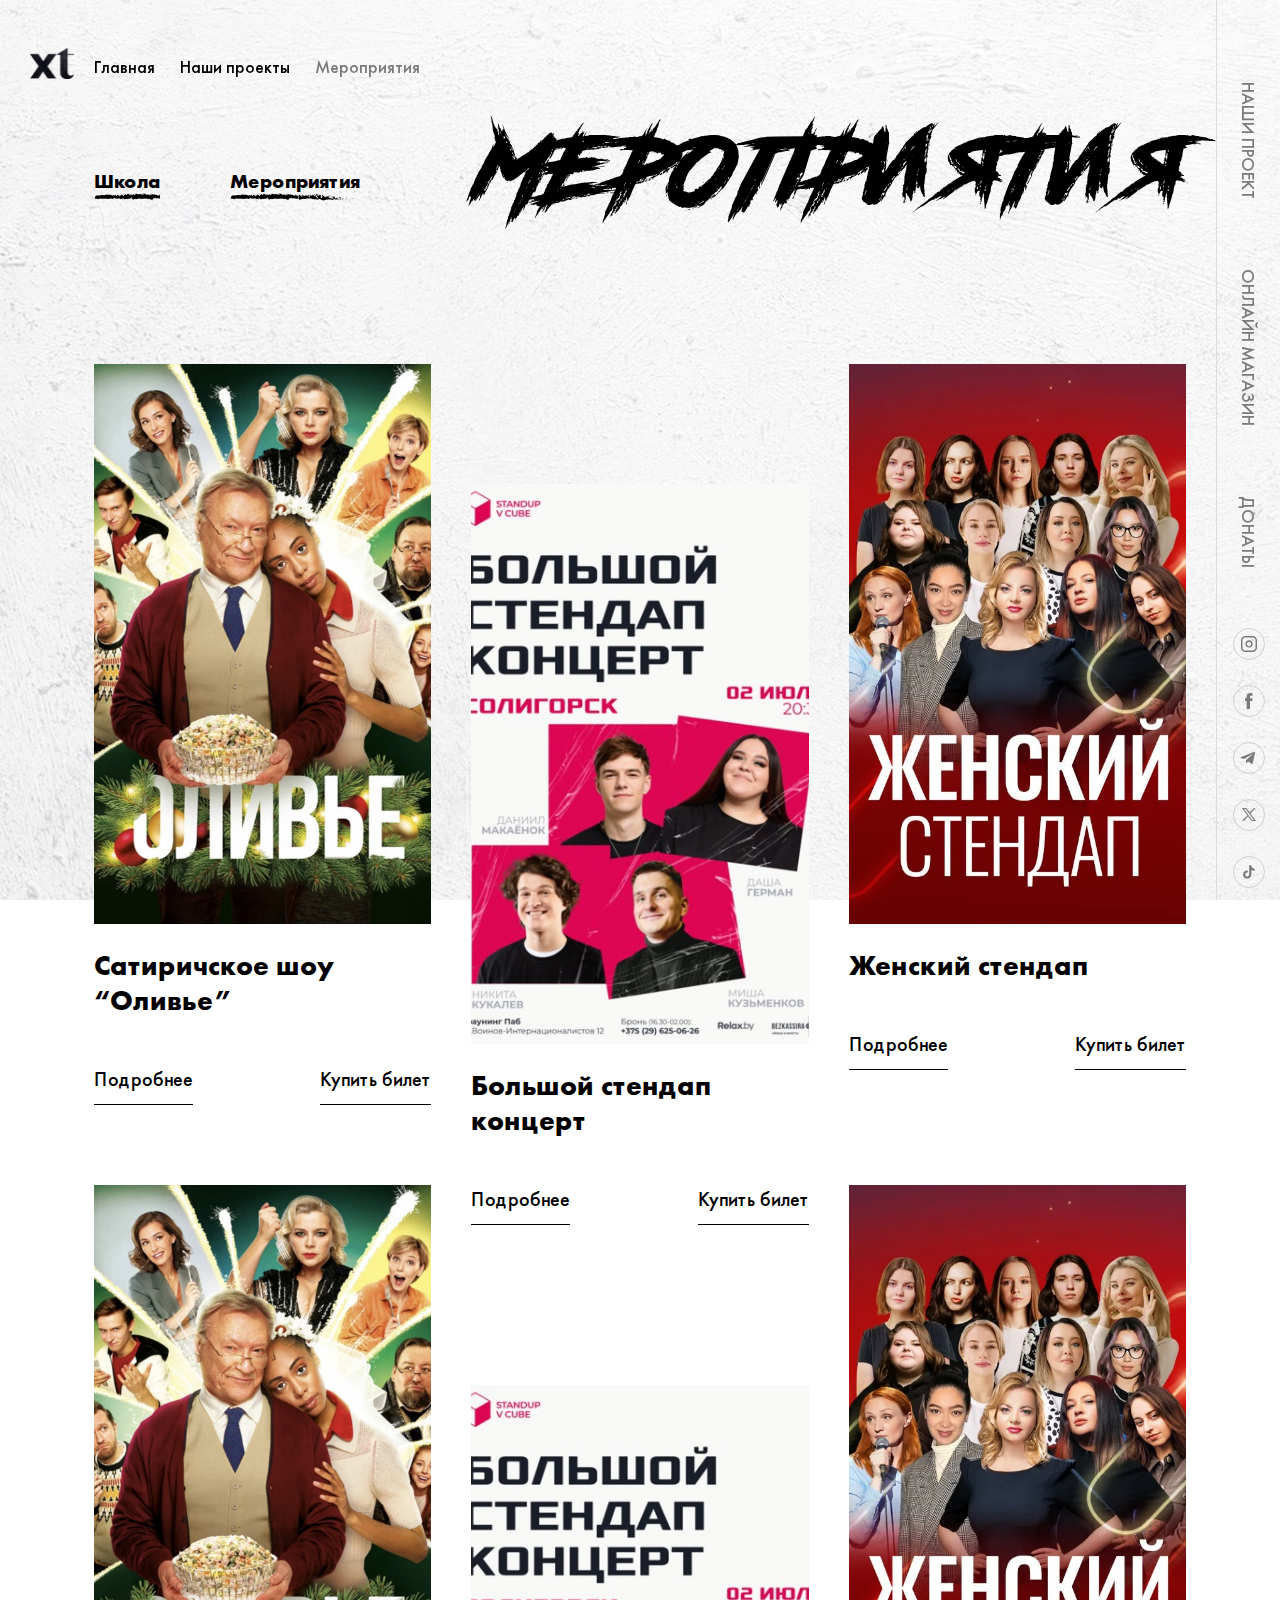
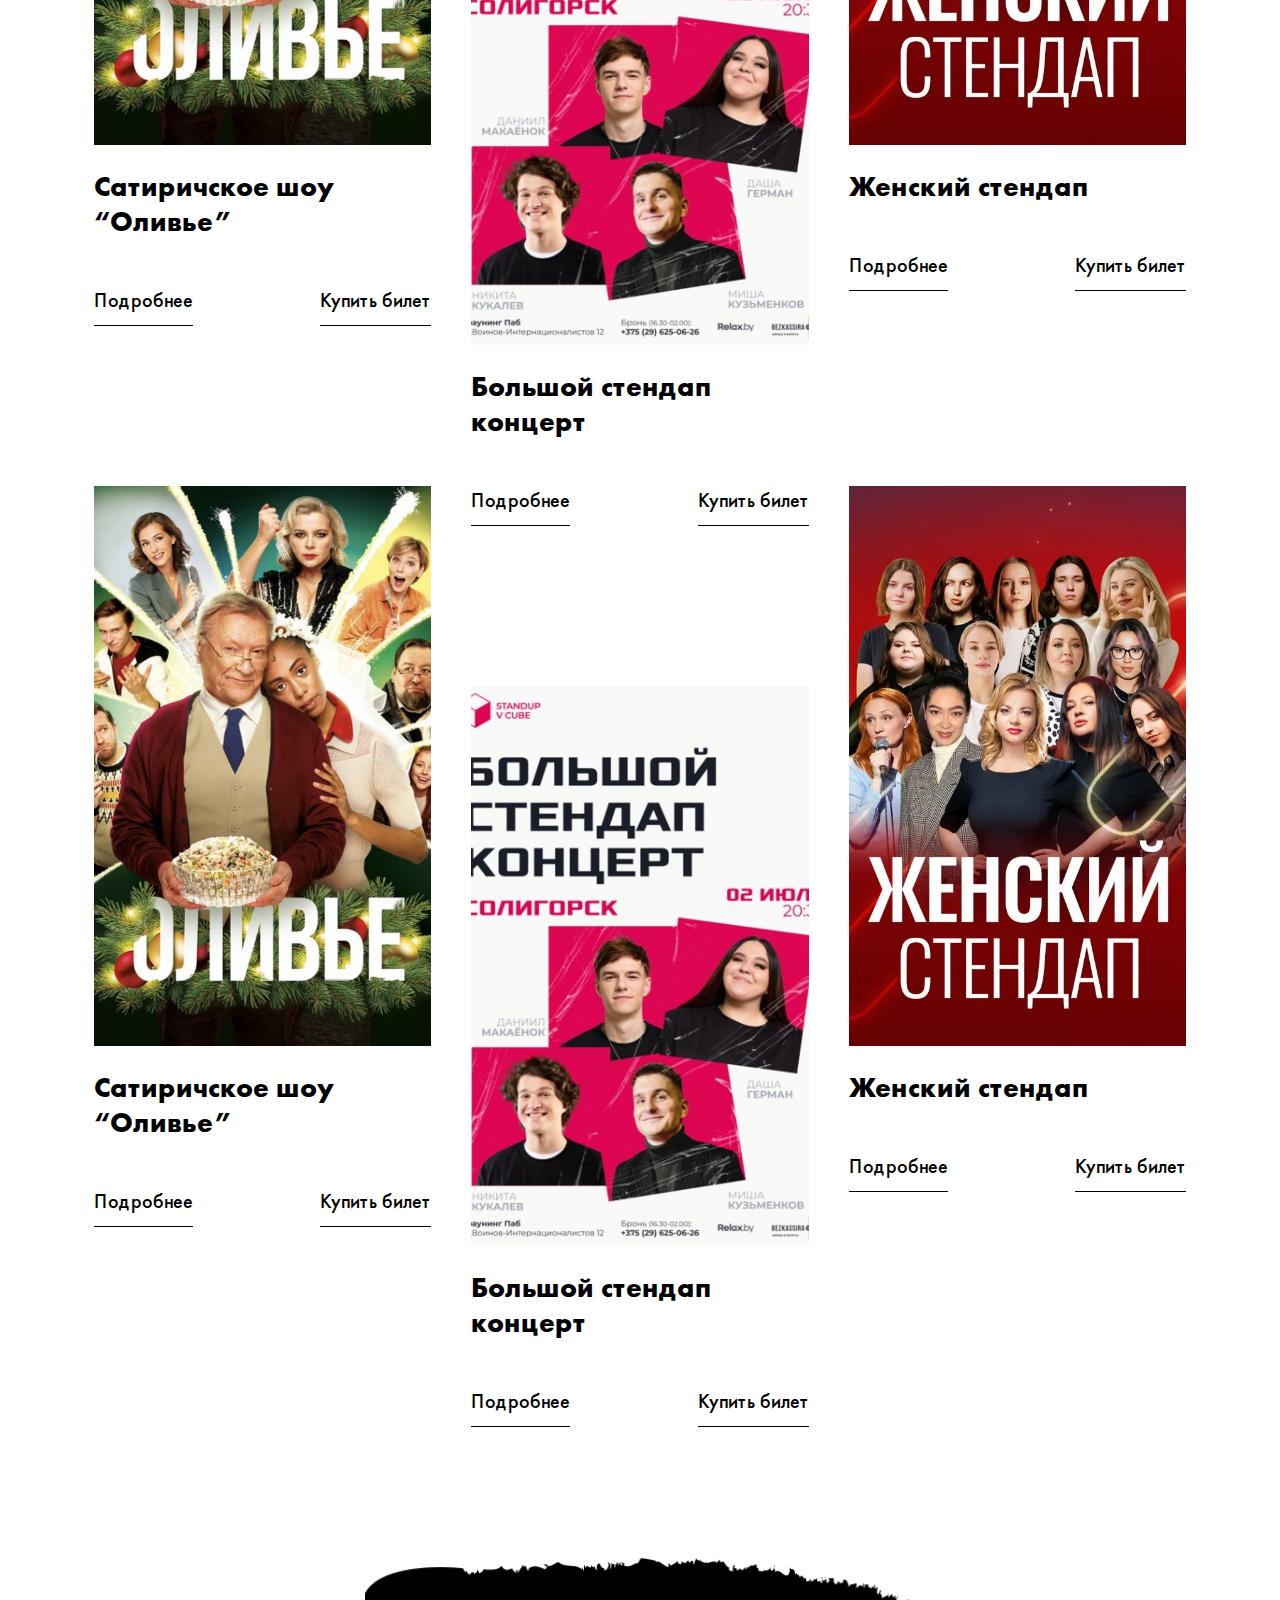
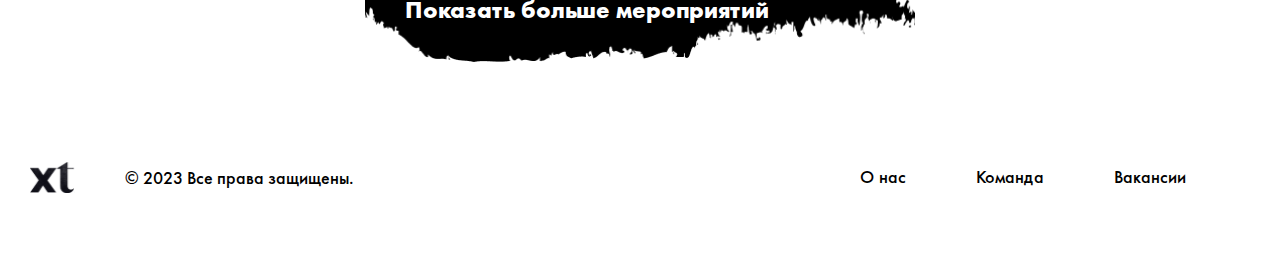
<file: events.html>
<!DOCTYPE html>
<html lang="ru">
<head>
    <meta charset="UTF-8">
    <meta http-equiv="X-UA-Compatible" content="IE=edge">
    <meta name="viewport" content="width=device-width, initial-scale=1.0">
    <link rel="stylesheet" href="css/style.css">
    <title>Мероприятия - XT</title>
</head>
<body>
    <header class="header">
        <div class="wrapper">
            <div class="header__top">
                <a class="logo" href="#">
                    <img src="img/logo.svg" alt="">
                </a>
            </div>
        </div>
        <div class="header__right">
            <nav class="menu">
                <a href="" onclick="openMenu(event)" class="menu__btn">
                    <span class="menu__btn__element"></span>
                </a>
                <ul class="menu__list">
                    <li class="menu__list__items">
                        <a class="menu__list__link" href="#">Наши проект</a>
                    </li>
                    <li class="menu__list__items">
                        <a class="menu__list__link" href="#">Онлайн магазин</a>
                    </li>
                    <li class="menu__list__items">
                        <a class="menu__list__link" href="#">Донаты</a>
                    </li>
                </ul>
            </nav>
            <div class="social">
                <div class="social__items">
                    <a class="social__items__link" href="#">
                        <svg class="social__icon" xmlns="http://www.w3.org/2000/svg" viewBox="0 0 32 32" fill="none">
                            <path d="M15.9927 8.00393C17.2354 8.00393 18.4759 7.99257 19.7187 8.00847C20.757 8.02211 21.6794 8.37653 22.4723 9.05585C23.1085 9.59885 23.5492 10.2713 23.7991 11.0665C23.9286 11.48 23.9991 11.9026 23.9991 12.3343C23.9991 14.8016 24.0104 17.2713 23.9945 19.7386C23.9877 20.7701 23.6219 21.6834 22.9517 22.4672C22.2951 23.2374 21.4658 23.7214 20.4707 23.9145C20.2208 23.9622 19.9618 23.994 19.7073 23.994C17.2468 24.0008 14.7863 24.0031 12.3257 23.994C11.3397 23.9917 10.4514 23.6759 9.67662 23.0648C8.80192 22.3718 8.25892 21.4744 8.07262 20.3702C8.03399 20.1453 8.009 19.9136 8.00673 19.6841C8.00219 17.2077 7.9931 14.7312 8.009 12.257C8.01582 11.2278 8.38388 10.3145 9.05638 9.52842C9.74932 8.7196 10.6286 8.24021 11.6714 8.05619C11.86 8.02211 12.0554 8.0062 12.2462 8.00393C13.4935 8.00166 14.7431 8.00393 15.9927 8.00393ZM16.004 22.5445C17.2036 22.5445 18.4055 22.549 19.6051 22.5422C19.8255 22.54 20.0504 22.5172 20.2685 22.4741C21.5703 22.2037 22.545 20.9996 22.545 19.6682C22.545 17.2258 22.5473 14.7835 22.5427 12.3411C22.5427 12.1639 22.5268 11.9844 22.4928 11.8117C22.2065 10.4122 21.0296 9.45799 19.5983 9.45799C17.1968 9.45799 14.7976 9.45572 12.3962 9.46026C12.178 9.46026 11.9577 9.48525 11.7441 9.52842C10.4241 9.80105 9.45624 11.0006 9.45624 12.3479C9.45624 14.7448 9.45624 17.1418 9.45624 19.5387C9.45624 19.675 9.46078 19.8113 9.47669 19.9454C9.56075 20.7428 9.92199 21.3926 10.54 21.897C11.0784 22.3377 11.7055 22.5445 12.403 22.5445C13.6048 22.5445 14.8044 22.5445 16.004 22.5445Z" fill="#7A7A7A"/>
                            <path d="M19.6642 15.9807C19.6665 17.9391 18.0898 19.6113 16.0223 19.6045C13.9979 19.5977 12.3894 17.9846 12.3985 15.9489C12.4076 13.8882 14.1002 12.3024 16.0995 12.3365C18.0625 12.3683 19.6824 13.9905 19.6642 15.9807ZM16.0314 13.7928C14.8249 13.7928 13.8503 14.7652 13.8503 15.9671C13.8525 17.1735 14.8249 18.1459 16.0314 18.1504C17.2287 18.155 18.2011 17.1758 18.2102 15.9693C18.217 14.7743 17.2309 13.7792 16.0314 13.7928Z" fill="#7A7A7A"/>
                            <path d="M20.0027 11.2754C20.4026 11.2754 20.7275 11.6026 20.7275 12.0047C20.7275 12.4046 20.4003 12.7294 19.9982 12.7294C19.5983 12.7294 19.2734 12.4023 19.2734 12.0001C19.2734 11.6003 19.6006 11.2754 20.0027 11.2754Z" fill="#7A7A7A"/>
                            <rect x="0.5" y="0.5" width="31" height="31" rx="15.5" stroke="#CFCFCF"/>
                        </svg>
                    </a>
                </div>
                <div class="social__items">
                    <a class="social__items__link" href="#">
                        <svg class="social__icon" xmlns="http://www.w3.org/2000/svg" viewBox="0 0 32 32" fill="none">
                            <path d="M13.6473 15.9942C13.0746 15.9942 12.5491 15.9942 12 15.9942C12 15.0924 12 14.2138 12 13.3004C12.5314 13.3004 13.0687 13.3004 13.6355 13.3004C13.6355 12.6545 13.6178 12.0495 13.6414 11.4385C13.6709 10.8102 13.7418 10.1818 14.037 9.60582C14.468 8.78545 15.1647 8.27927 16.0917 8.18618C17.1899 8.07564 18.294 8.05818 19.4277 8C19.4277 8.95418 19.4277 9.83855 19.4277 10.7578C19.0321 10.7578 18.6424 10.752 18.2527 10.7578C18.0224 10.7636 17.7863 10.7811 17.556 10.8218C17.1781 10.8916 16.9951 11.1709 16.9774 11.7295C16.9597 12.2298 16.9715 12.736 16.9715 13.2771C17.8158 13.2771 18.6424 13.2771 19.5044 13.2771C19.4808 13.6087 19.469 13.8996 19.4395 14.1905C19.3922 14.6735 19.3155 15.1564 19.2801 15.6451C19.2623 15.8953 19.1974 16.0058 18.9199 16C18.2822 15.9825 17.6446 15.9942 16.9833 15.9942C16.9833 18.6705 16.9833 21.3236 16.9833 24C15.8614 24 14.7691 24 13.6473 24C13.6473 21.3469 13.6473 18.6938 13.6473 15.9942Z" fill="#7A7A7A"/>
                            <rect x="0.5" y="0.5" width="31" height="31" rx="15.5" stroke="#CFCFCF"/>
                        </svg>
                    </a>
                </div>
                <div class="social__items">
                    <a class="social__items__link" href="#">
                        <svg class="social__icon" xmlns="http://www.w3.org/2000/svg" viewBox="0 0 32 32" fill="none">
                            <path d="M21.9582 11.0922L19.7449 21.2757C19.5778 21.9942 19.1425 22.1731 18.5238 21.8348L15.1511 19.4102L13.524 20.9373C13.3438 21.1131 13.1935 21.2598 12.8461 21.2598L13.0887 17.9091L19.3389 12.399C19.6108 12.1629 19.2797 12.0316 18.9167 12.2682L11.1897 17.0152L7.86313 15.9992C7.13967 15.7789 7.12657 15.2933 8.014 14.9545L21.0252 10.0639C21.6277 9.84359 22.1547 10.1947 21.9582 11.0927V11.0922Z" fill="#7A7A7A"/>
                            <rect x="0.5" y="0.5" width="31" height="31" rx="15.5" stroke="#CFCFCF"/>
                        </svg>
                    </a>
                </div>
                <div class="social__items">
                    <a class="social__items__link" href="#">
                        <svg class="social__icon" xmlns="http://www.w3.org/2000/svg" viewBox="0 0 32 32" fill="none">
                            <path d="M9 9.00498C9.27403 9.00498 9.48445 9.00498 9.68997 9.00498C10.8497 9.00498 12.0045 9.00997 13.1643 9C13.3355 9 13.4432 9.04983 13.546 9.19433C14.5687 10.5845 15.5963 11.9647 16.6239 13.3499C16.6631 13.3998 16.7071 13.4496 16.7658 13.5243C16.9713 13.2951 17.172 13.0809 17.3677 12.8616C18.4834 11.6259 19.5942 10.3902 20.7148 9.15945C20.7931 9.07474 20.9301 9.01495 21.0426 9.00997C21.5124 8.99502 21.9822 9.00498 22.5204 9.00498C20.8273 10.8835 19.1783 12.7171 17.5194 14.5608C19.3397 17.0272 21.1552 19.4837 22.9951 21.9751C22.8826 21.9851 22.814 21.995 22.7455 21.995C21.4488 21.995 20.152 21.99 18.8553 22C18.6742 22 18.5568 21.9452 18.4491 21.7957C17.3873 20.3557 16.3205 18.9157 15.2587 17.4806C15.2097 17.4159 15.1608 17.3561 15.0972 17.2714C14.6029 17.8245 14.1185 18.3626 13.634 18.8957C12.7532 19.8773 11.8773 20.8589 10.9867 21.8306C10.9084 21.9203 10.7567 21.9801 10.6344 21.9851C10.1744 22.005 9.70954 21.99 9.17616 21.99C10.9231 20.0418 12.6211 18.1483 14.3436 16.23C12.5722 13.8383 10.8057 11.4465 9 9.00498ZM11.0357 9.9816C11.1188 10.1012 11.1629 10.166 11.2118 10.2307C13.7123 13.614 16.2226 16.9874 18.6987 20.3856C19.0412 20.854 19.374 21.1031 19.9514 21.0184C20.2744 20.9736 20.6071 21.0084 20.9839 21.0084C20.8909 20.8789 20.8322 20.7992 20.7735 20.7244C19.3544 18.8061 17.9402 16.8927 16.5211 14.9743C15.3418 13.3749 14.1527 11.7704 12.9636 10.166C12.9049 10.0862 12.8071 9.99157 12.7239 9.98658C12.1807 9.97164 11.6375 9.9816 11.0357 9.9816Z" fill="#7A7A7A"/>
                            <rect x="0.5" y="0.5" width="31" height="31" rx="15.5" stroke="#CFCFCF"/>
                        </svg>
                    </a>
                </div>
                <div class="social__items">
                    <a class="social__items__link" href="#">
                        <svg class="social__icon" xmlns="http://www.w3.org/2000/svg" viewBox="0 0 32 32" fill="none">
                            <path d="M21.7075 12.6716C20.9454 12.6716 20.2423 12.4192 19.6777 11.9933C19.0301 11.505 18.5648 10.7889 18.4005 9.96342C18.3593 9.75587 18.3376 9.54491 18.3358 9.33331H16.1589V15.2818L16.1563 18.54C16.1563 19.4111 15.589 20.1497 14.8027 20.4095C14.5671 20.4874 14.3191 20.5203 14.0714 20.5065C13.7438 20.4885 13.4368 20.3897 13.17 20.23C12.6023 19.8905 12.2173 19.2745 12.2069 18.5698C12.1904 17.4684 13.0808 16.5704 14.1814 16.5704C14.3987 16.5704 14.6073 16.6059 14.8027 16.6703V14.46C14.5966 14.4295 14.3869 14.4136 14.1749 14.4136C12.9702 14.4136 11.8436 14.9143 11.0382 15.8164C10.4295 16.4982 10.0643 17.368 10.008 18.28C9.93421 19.4781 10.3726 20.6171 11.2228 21.4574C11.3478 21.5808 11.479 21.6953 11.6161 21.8009C12.3451 22.3619 13.2363 22.666 14.1749 22.666C14.3869 22.666 14.5966 22.6503 14.8027 22.6198C15.6795 22.4899 16.4885 22.0885 17.127 21.4574C17.9115 20.682 18.3449 19.6526 18.3496 18.557L18.3384 13.6914C18.7136 13.9807 19.1245 14.2204 19.5611 14.4044C20.2441 14.6926 20.9684 14.8387 21.7138 14.8384V12.6711C21.7143 12.6716 21.708 12.6716 21.7075 12.6716Z" fill="#7A7A7A"/>
                            <rect x="0.5" y="0.5" width="31" height="31" rx="15.5" stroke="#CFCFCF"/>
                        </svg>
                    </a>
                </div>
                <div class="social__items">
                    <a class="social__items__link" href="#">
                        <svg class="social__icon" xmlns="http://www.w3.org/2000/svg" viewBox="0 0 32 32" fill="none">
                            <path fill-rule="evenodd" clip-rule="evenodd" d="M24.3627 12.7794C24.3627 12.7794 24.1957 11.5777 23.6843 11.0484C23.0352 10.3535 22.3077 10.3503 21.9744 10.3099C19.5861 10.1334 16.0037 10.1334 16.0037 10.1334H15.9963C15.9963 10.1334 12.4139 10.1334 10.0256 10.3099C9.69174 10.3503 8.96481 10.3535 8.31521 11.0484C7.80374 11.5777 7.63734 12.7794 7.63734 12.7794C7.63734 12.7794 7.46667 14.191 7.46667 15.602V16.9253C7.46667 18.3369 7.63734 19.748 7.63734 19.748C7.63734 19.748 7.80374 20.9497 8.31521 21.479C8.96481 22.1738 9.81761 22.152 10.1973 22.2245C11.5627 22.3586 16 22.4 16 22.4C16 22.4 19.5861 22.3946 21.9744 22.218C22.3077 22.1771 23.0352 22.1738 23.6843 21.479C24.1957 20.9497 24.3627 19.748 24.3627 19.748C24.3627 19.748 24.5333 18.3369 24.5333 16.9253V15.602C24.5333 14.191 24.3627 12.7794 24.3627 12.7794Z" fill="#7A7A7A"/>
                            <path fill-rule="evenodd" clip-rule="evenodd" d="M14.2378 18.5288L14.2373 13.6285L18.8485 16.0871L14.2378 18.5288Z" fill="white"/>
                            <rect x="0.5" y="0.5" width="31" height="31" rx="15.5" stroke="#CFCFCF"/>
                        </svg>
                    </a>
                </div>
            </div>
            <div class="basket">
                <a class="backet__link" href="#">
                    <svg class="social__icon--basket" xmlns="http://www.w3.org/2000/svg" viewBox="0 0 62 62" fill="none">
                        <path d="M20.3334 40.3334C20.3334 41.0406 20.6143 41.7189 21.1144 42.219C21.6145 42.7191 22.2928 43 23 43C23.7073 43 24.3856 42.7191 24.8857 42.219C25.3858 41.7189 25.6667 41.0406 25.6667 40.3334C25.6667 39.6261 25.3858 38.9478 24.8857 38.4477C24.3856 37.9476 23.7073 37.6667 23 37.6667C22.2928 37.6667 21.6145 37.9476 21.1144 38.4477C20.6143 38.9478 20.3334 39.6261 20.3334 40.3334Z" stroke="#7A7A7A" stroke-width="2.75" stroke-linecap="round" stroke-linejoin="round"/>
                        <path d="M35 40.3334C35 41.0406 35.281 41.7189 35.781 42.219C36.2811 42.7191 36.9594 43 37.6667 43C38.3739 43 39.0522 42.7191 39.5523 42.219C40.0524 41.7189 40.3333 41.0406 40.3333 40.3334C40.3333 39.6261 40.0524 38.9478 39.5523 38.4477C39.0522 37.9476 38.3739 37.6667 37.6667 37.6667C36.9594 37.6667 36.2811 37.9476 35.781 38.4477C35.281 38.9478 35 39.6261 35 40.3334Z" stroke="#7A7A7A" stroke-width="2.75" stroke-linecap="round" stroke-linejoin="round"/>
                        <path d="M37.6667 37.6667H23V19H20.3334" stroke="#7A7A7A" stroke-width="2.75" stroke-linecap="round" stroke-linejoin="round"/>
                        <path d="M23 21.6667L41.6667 23L40.3333 32.3334H23" stroke="#7A7A7A" stroke-width="2.75" stroke-linecap="round" stroke-linejoin="round"/>
                    </svg>
                </a>
            </div>
        </div>
    </header>
    <section class="breadcrumbs">
        <div class="wrapper">
            <ul class="breadcrumbs__list">
                <li class="breadcrumbs__list__items">
                    <a href="#" class="breadcrumbs__link">Главная</a>
                </li>
                <li class="breadcrumbs__list__items">
                    <a href="#" class="breadcrumbs__link">Наши проекты</a>
                </li>
                <li class="breadcrumbs__list__items">Мероприятия</li>
            </ul>
        </div>
    </section>
    <section class="events">
        <div class="wrapper">
            <div class="events__box">
                <div class="events__box__items">
                    <ul class="school__box__list">
                        <li class="school__box__list__items">
                            <a class="school__box__list__link" href="#">Школа</a>
                        </li>
                        <li class="school__box__list__items">
                            <a class="school__box__list__link" href="#">Мероприятия</a>
                        </li>
                    </ul>
                </div>
                <div class="events__box__items events__box__items--mt">
                    <div class="page-title">
                        <h1>Мероприятия</h1>
                    </div>
                </div>
            </div>
        </div>
    </section>
    <section class="posters">
        <div class="wrapper">
            <div class="posters__box">
                <div class="posters__box__items">
                    <div class="posters__box__content">
                        <img class="posters__box__img" src="img/poster_01.jpg" alt="">
                        <a class="posters__box__link" href="#">Сатиричское шоу “Оливье”</a>
                        <div class="posters__box__content__footer">
                            <a class="posters__box__content__footer__link" href="#">Подробнее</a>
                            <a class="posters__box__content__footer__link" href="#">Купить билет</a>
                        </div>
                    </div>
                </div>
                <div class="posters__box__items">
                    <div class="posters__box__content posters__box__content--mt">
                        <img class="posters__box__img" src="img/poster_02.jpg" alt="">
                        <a class="posters__box__link" href="#">Большой стендап концерт</a>
                        <div class="posters__box__content__footer">
                            <a class="posters__box__content__footer__link" href="#">Подробнее</a>
                            <a class="posters__box__content__footer__link" href="#">Купить билет</a>
                        </div>
                    </div>
                </div>
                <div class="posters__box__items">
                    <div class="posters__box__content">
                        <img class="posters__box__img" src="img/poster_03.jpg" alt="">
                        <a class="posters__box__link" href="#">Женский стендап</a>
                        <div class="posters__box__content__footer">
                            <a class="posters__box__content__footer__link" href="#">Подробнее</a>
                            <a class="posters__box__content__footer__link" href="#">Купить билет</a>
                        </div>
                    </div>
                </div>
                <div class="posters__box__items posters__box__content--mt0">
                    <div class="posters__box__content">
                        <img class="posters__box__img" src="img/poster_01.jpg" alt="">
                        <a class="posters__box__link" href="#">Сатиричское шоу “Оливье”</a>
                        <div class="posters__box__content__footer">
                            <a class="posters__box__content__footer__link" href="#">Подробнее</a>
                            <a class="posters__box__content__footer__link" href="#">Купить билет</a>
                        </div>
                    </div>
                </div>
                <div class="posters__box__items">
                    <div class="posters__box__content posters__box__content--mt">
                        <img class="posters__box__img" src="img/poster_02.jpg" alt="">
                        <a class="posters__box__link" href="#">Большой стендап концерт</a>
                        <div class="posters__box__content__footer">
                            <a class="posters__box__content__footer__link" href="#">Подробнее</a>
                            <a class="posters__box__content__footer__link" href="#">Купить билет</a>
                        </div>
                    </div>
                </div>
                <div class="posters__box__items posters__box__content--mt0">
                    <div class="posters__box__content">
                        <img class="posters__box__img" src="img/poster_03.jpg" alt="">
                        <a class="posters__box__link" href="#">Женский стендап</a>
                        <div class="posters__box__content__footer">
                            <a class="posters__box__content__footer__link" href="#">Подробнее</a>
                            <a class="posters__box__content__footer__link" href="#">Купить билет</a>
                        </div>
                    </div>
                </div>
                <div class="posters__box__items posters__box__content--mt0">
                    <div class="posters__box__content">
                        <img class="posters__box__img" src="img/poster_01.jpg" alt="">
                        <a class="posters__box__link" href="#">Сатиричское шоу “Оливье”</a>
                        <div class="posters__box__content__footer">
                            <a class="posters__box__content__footer__link" href="#">Подробнее</a>
                            <a class="posters__box__content__footer__link" href="#">Купить билет</a>
                        </div>
                    </div>
                </div>
                <div class="posters__box__items">
                    <div class="posters__box__content posters__box__content--mt">
                        <img class="posters__box__img" src="img/poster_02.jpg" alt="">
                        <a class="posters__box__link" href="#">Большой стендап концерт</a>
                        <div class="posters__box__content__footer">
                            <a class="posters__box__content__footer__link" href="#">Подробнее</a>
                            <a class="posters__box__content__footer__link" href="#">Купить билет</a>
                        </div>
                    </div>
                </div>
                <div class="posters__box__items posters__box__content--mt0">
                    <div class="posters__box__content">
                        <img class="posters__box__img" src="img/poster_03.jpg" alt="">
                        <a class="posters__box__link" href="#">Женский стендап</a>
                        <div class="posters__box__content__footer">
                            <a class="posters__box__content__footer__link" href="#">Подробнее</a>
                            <a class="posters__box__content__footer__link" href="#">Купить билет</a>
                        </div>
                    </div>
                </div>
            </div>
            <div class="posters__more">
                <a class="posters__more__link" href="#">Показать больше мероприятий</a>
            </div>
        </div>
    </section>
    <footer class="footer">
        <div class="wrapper wrapper--footer">
            <div class="footer__box">
                <div class="footer__box__items">
                    <a class="logo" href="#">
                        <img src="img/logo.svg" alt="">
                    </a>
                    <p>© 2023 Все права защищены.</p>
                </div>
                <div class="footer__box__items">
                    <ul class="footer__menu__list">
                        <li class="footer__menu__list__items">
                            <a class="footer__link" href="#">О нас</a>
                        </li>
                        <li class="footer__menu__list__items">
                            <a class="footer__link" href="#">Команда</a>
                        </li>
                        <li class="footer__menu__list__items">
                            <a class="footer__link" href="#">Вакансии</a>
                        </li>
                    </ul>
                </div>
            </div>
        </div>
    </footer>
    <script src="js/jquery-3.7.1.min.js"></script>
    <script src="js/slick.min.js"></script>
    <script src="js/main.js"></script>
</body>
</html>
</file>
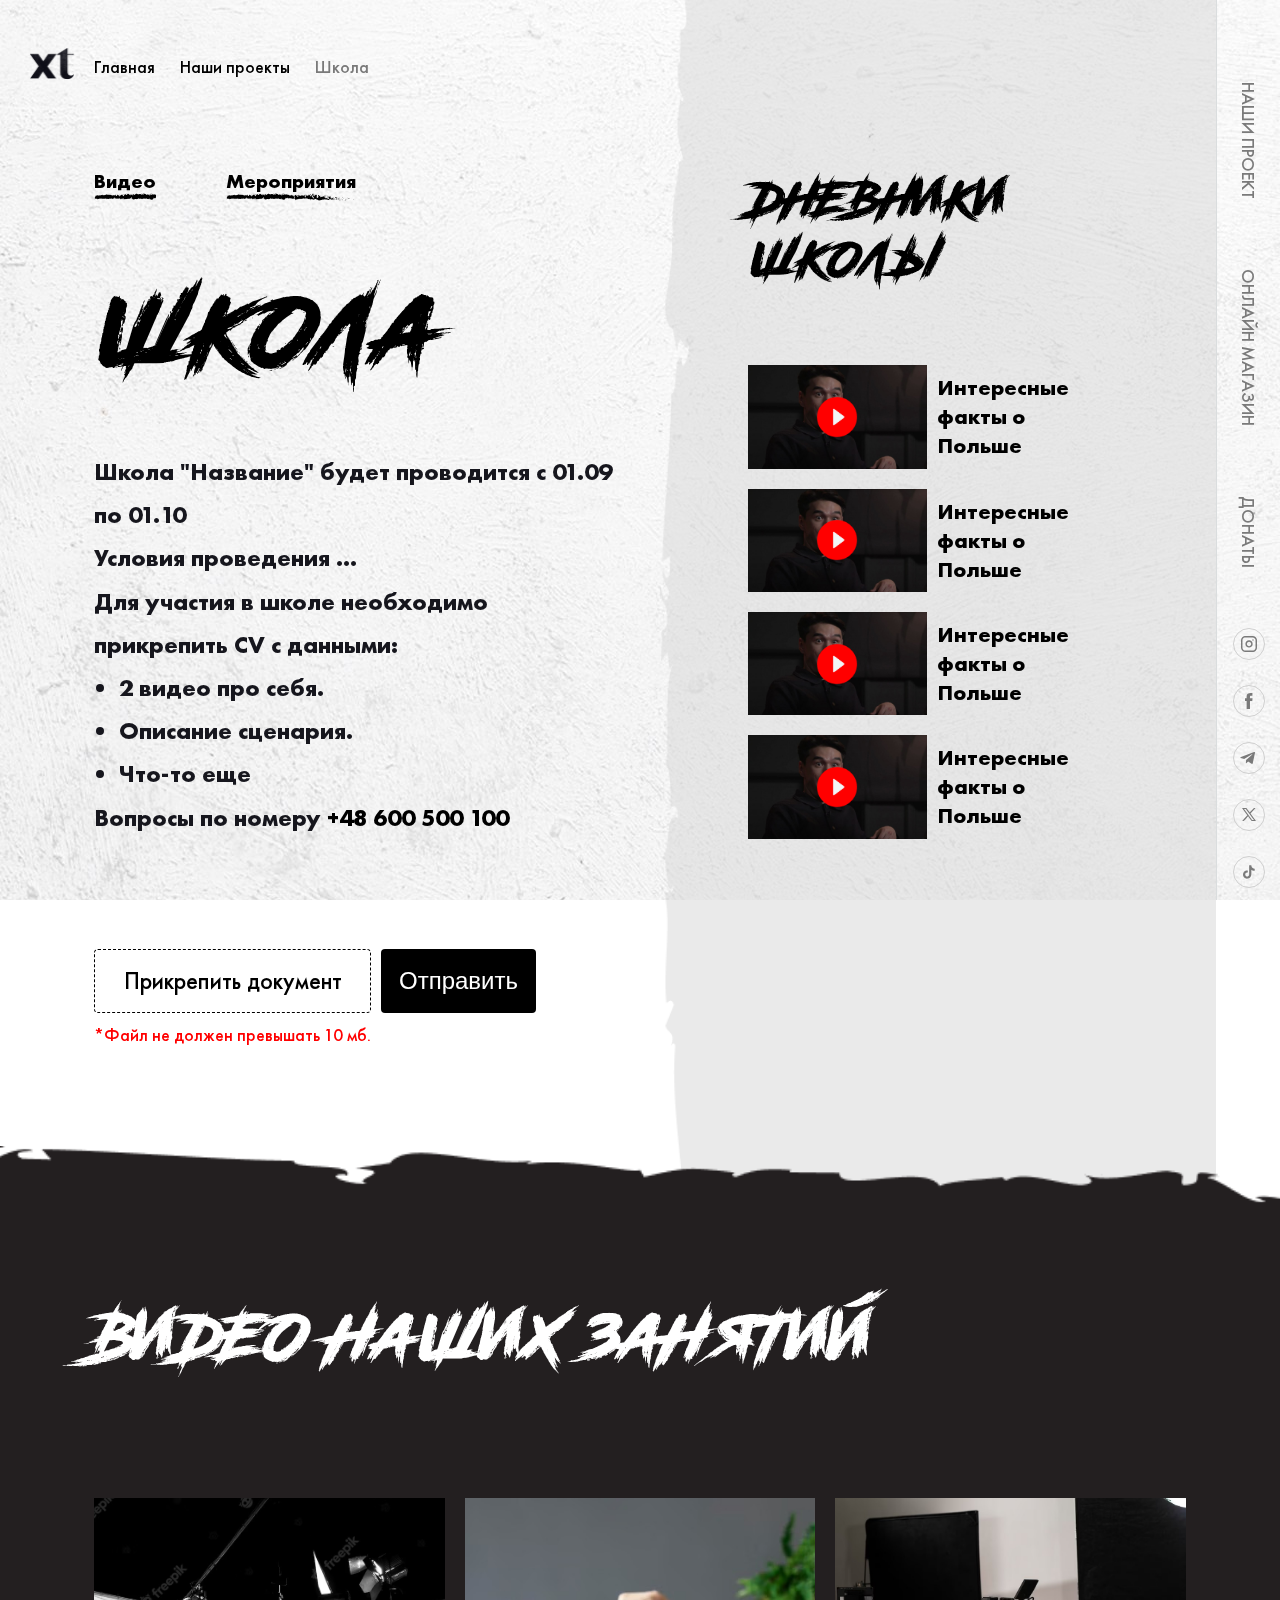
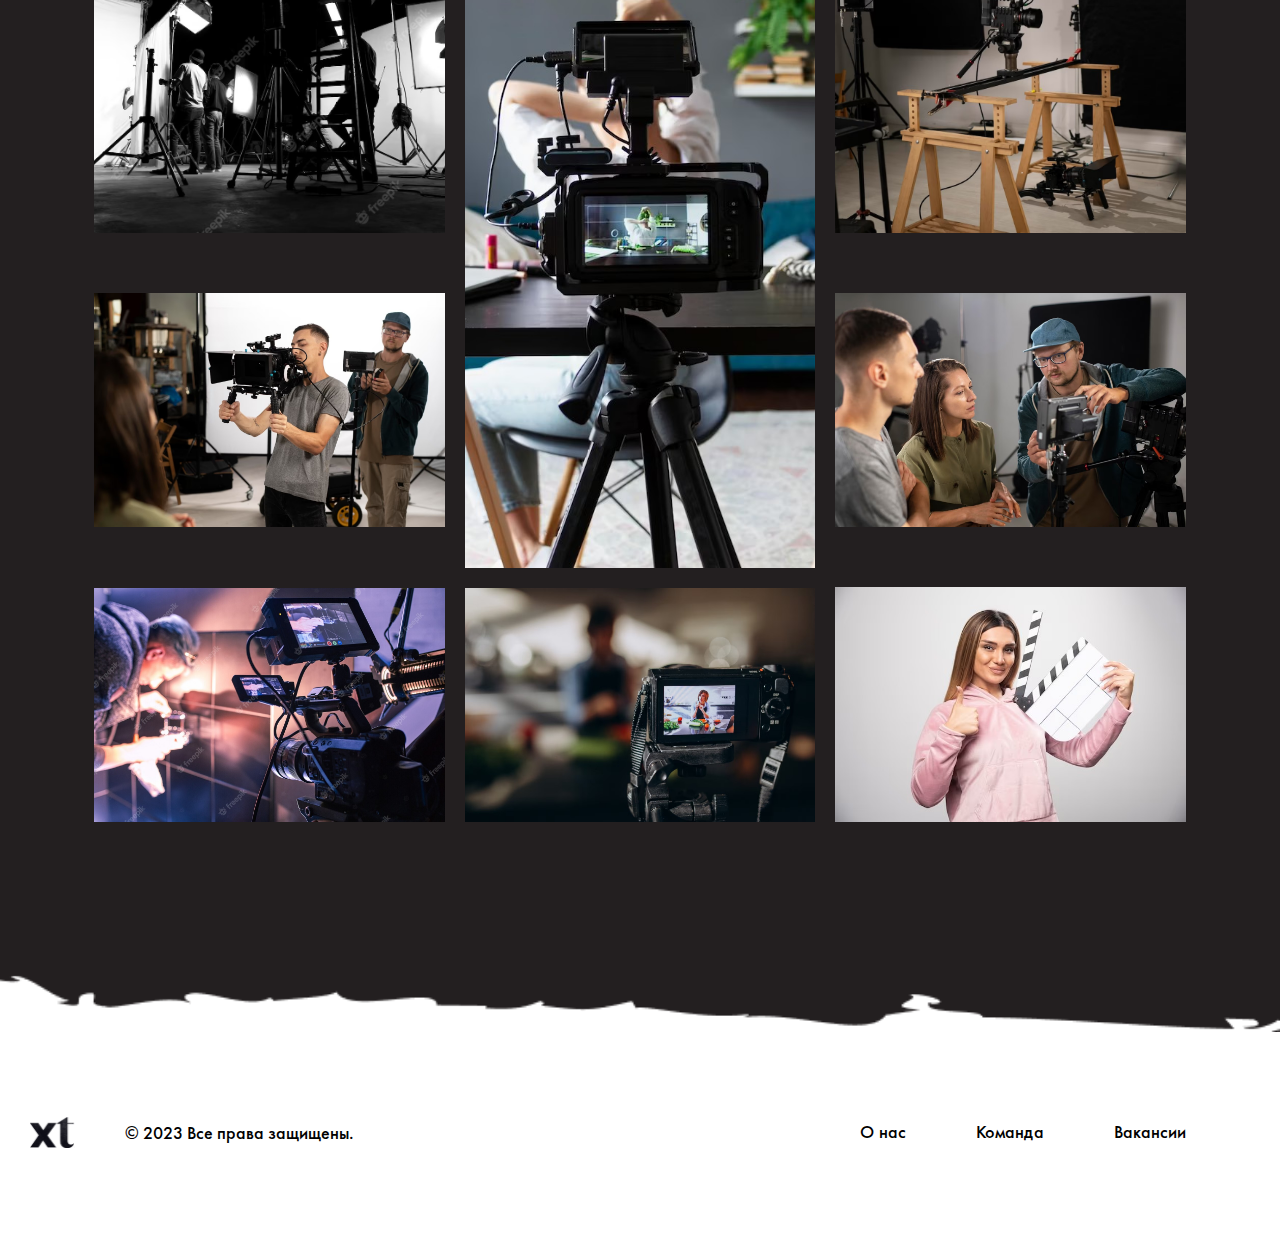
<file: school.html>
<!DOCTYPE html>
<html lang="ru">
<head>
    <meta charset="UTF-8">
    <meta http-equiv="X-UA-Compatible" content="IE=edge">
    <meta name="viewport" content="width=device-width, initial-scale=1.0">
    <link rel="stylesheet" href="css/style.css">
    <title>Школа - XT</title>
</head>
<body>
    <header class="header">
        <div class="wrapper">
            <div class="header__top">
                <a class="logo" href="#">
                    <img src="img/logo.svg" alt="">
                </a>
            </div>
        </div>
        <div class="header__right">
            <nav class="menu">
                <a href="" onclick="openMenu(event)" class="menu__btn">
                    <span class="menu__btn__element"></span>
                </a>
                <ul class="menu__list">
                    <li class="menu__list__items">
                        <a class="menu__list__link" href="#">Наши проект</a>
                    </li>
                    <li class="menu__list__items">
                        <a class="menu__list__link" href="#">Онлайн магазин</a>
                    </li>
                    <li class="menu__list__items">
                        <a class="menu__list__link" href="#">Донаты</a>
                    </li>
                </ul>
            </nav>
            <div class="social">
                <div class="social__items">
                    <a class="social__items__link" href="#">
                        <svg class="social__icon" xmlns="http://www.w3.org/2000/svg" viewBox="0 0 32 32" fill="none">
                            <path d="M15.9927 8.00393C17.2354 8.00393 18.4759 7.99257 19.7187 8.00847C20.757 8.02211 21.6794 8.37653 22.4723 9.05585C23.1085 9.59885 23.5492 10.2713 23.7991 11.0665C23.9286 11.48 23.9991 11.9026 23.9991 12.3343C23.9991 14.8016 24.0104 17.2713 23.9945 19.7386C23.9877 20.7701 23.6219 21.6834 22.9517 22.4672C22.2951 23.2374 21.4658 23.7214 20.4707 23.9145C20.2208 23.9622 19.9618 23.994 19.7073 23.994C17.2468 24.0008 14.7863 24.0031 12.3257 23.994C11.3397 23.9917 10.4514 23.6759 9.67662 23.0648C8.80192 22.3718 8.25892 21.4744 8.07262 20.3702C8.03399 20.1453 8.009 19.9136 8.00673 19.6841C8.00219 17.2077 7.9931 14.7312 8.009 12.257C8.01582 11.2278 8.38388 10.3145 9.05638 9.52842C9.74932 8.7196 10.6286 8.24021 11.6714 8.05619C11.86 8.02211 12.0554 8.0062 12.2462 8.00393C13.4935 8.00166 14.7431 8.00393 15.9927 8.00393ZM16.004 22.5445C17.2036 22.5445 18.4055 22.549 19.6051 22.5422C19.8255 22.54 20.0504 22.5172 20.2685 22.4741C21.5703 22.2037 22.545 20.9996 22.545 19.6682C22.545 17.2258 22.5473 14.7835 22.5427 12.3411C22.5427 12.1639 22.5268 11.9844 22.4928 11.8117C22.2065 10.4122 21.0296 9.45799 19.5983 9.45799C17.1968 9.45799 14.7976 9.45572 12.3962 9.46026C12.178 9.46026 11.9577 9.48525 11.7441 9.52842C10.4241 9.80105 9.45624 11.0006 9.45624 12.3479C9.45624 14.7448 9.45624 17.1418 9.45624 19.5387C9.45624 19.675 9.46078 19.8113 9.47669 19.9454C9.56075 20.7428 9.92199 21.3926 10.54 21.897C11.0784 22.3377 11.7055 22.5445 12.403 22.5445C13.6048 22.5445 14.8044 22.5445 16.004 22.5445Z" fill="#7A7A7A"/>
                            <path d="M19.6642 15.9807C19.6665 17.9391 18.0898 19.6113 16.0223 19.6045C13.9979 19.5977 12.3894 17.9846 12.3985 15.9489C12.4076 13.8882 14.1002 12.3024 16.0995 12.3365C18.0625 12.3683 19.6824 13.9905 19.6642 15.9807ZM16.0314 13.7928C14.8249 13.7928 13.8503 14.7652 13.8503 15.9671C13.8525 17.1735 14.8249 18.1459 16.0314 18.1504C17.2287 18.155 18.2011 17.1758 18.2102 15.9693C18.217 14.7743 17.2309 13.7792 16.0314 13.7928Z" fill="#7A7A7A"/>
                            <path d="M20.0027 11.2754C20.4026 11.2754 20.7275 11.6026 20.7275 12.0047C20.7275 12.4046 20.4003 12.7294 19.9982 12.7294C19.5983 12.7294 19.2734 12.4023 19.2734 12.0001C19.2734 11.6003 19.6006 11.2754 20.0027 11.2754Z" fill="#7A7A7A"/>
                            <rect x="0.5" y="0.5" width="31" height="31" rx="15.5" stroke="#CFCFCF"/>
                        </svg>
                    </a>
                </div>
                <div class="social__items">
                    <a class="social__items__link" href="#">
                        <svg class="social__icon" xmlns="http://www.w3.org/2000/svg" viewBox="0 0 32 32" fill="none">
                            <path d="M13.6473 15.9942C13.0746 15.9942 12.5491 15.9942 12 15.9942C12 15.0924 12 14.2138 12 13.3004C12.5314 13.3004 13.0687 13.3004 13.6355 13.3004C13.6355 12.6545 13.6178 12.0495 13.6414 11.4385C13.6709 10.8102 13.7418 10.1818 14.037 9.60582C14.468 8.78545 15.1647 8.27927 16.0917 8.18618C17.1899 8.07564 18.294 8.05818 19.4277 8C19.4277 8.95418 19.4277 9.83855 19.4277 10.7578C19.0321 10.7578 18.6424 10.752 18.2527 10.7578C18.0224 10.7636 17.7863 10.7811 17.556 10.8218C17.1781 10.8916 16.9951 11.1709 16.9774 11.7295C16.9597 12.2298 16.9715 12.736 16.9715 13.2771C17.8158 13.2771 18.6424 13.2771 19.5044 13.2771C19.4808 13.6087 19.469 13.8996 19.4395 14.1905C19.3922 14.6735 19.3155 15.1564 19.2801 15.6451C19.2623 15.8953 19.1974 16.0058 18.9199 16C18.2822 15.9825 17.6446 15.9942 16.9833 15.9942C16.9833 18.6705 16.9833 21.3236 16.9833 24C15.8614 24 14.7691 24 13.6473 24C13.6473 21.3469 13.6473 18.6938 13.6473 15.9942Z" fill="#7A7A7A"/>
                            <rect x="0.5" y="0.5" width="31" height="31" rx="15.5" stroke="#CFCFCF"/>
                        </svg>
                    </a>
                </div>
                <div class="social__items">
                    <a class="social__items__link" href="#">
                        <svg class="social__icon" xmlns="http://www.w3.org/2000/svg" viewBox="0 0 32 32" fill="none">
                            <path d="M21.9582 11.0922L19.7449 21.2757C19.5778 21.9942 19.1425 22.1731 18.5238 21.8348L15.1511 19.4102L13.524 20.9373C13.3438 21.1131 13.1935 21.2598 12.8461 21.2598L13.0887 17.9091L19.3389 12.399C19.6108 12.1629 19.2797 12.0316 18.9167 12.2682L11.1897 17.0152L7.86313 15.9992C7.13967 15.7789 7.12657 15.2933 8.014 14.9545L21.0252 10.0639C21.6277 9.84359 22.1547 10.1947 21.9582 11.0927V11.0922Z" fill="#7A7A7A"/>
                            <rect x="0.5" y="0.5" width="31" height="31" rx="15.5" stroke="#CFCFCF"/>
                        </svg>
                    </a>
                </div>
                <div class="social__items">
                    <a class="social__items__link" href="#">
                        <svg class="social__icon" xmlns="http://www.w3.org/2000/svg" viewBox="0 0 32 32" fill="none">
                            <path d="M9 9.00498C9.27403 9.00498 9.48445 9.00498 9.68997 9.00498C10.8497 9.00498 12.0045 9.00997 13.1643 9C13.3355 9 13.4432 9.04983 13.546 9.19433C14.5687 10.5845 15.5963 11.9647 16.6239 13.3499C16.6631 13.3998 16.7071 13.4496 16.7658 13.5243C16.9713 13.2951 17.172 13.0809 17.3677 12.8616C18.4834 11.6259 19.5942 10.3902 20.7148 9.15945C20.7931 9.07474 20.9301 9.01495 21.0426 9.00997C21.5124 8.99502 21.9822 9.00498 22.5204 9.00498C20.8273 10.8835 19.1783 12.7171 17.5194 14.5608C19.3397 17.0272 21.1552 19.4837 22.9951 21.9751C22.8826 21.9851 22.814 21.995 22.7455 21.995C21.4488 21.995 20.152 21.99 18.8553 22C18.6742 22 18.5568 21.9452 18.4491 21.7957C17.3873 20.3557 16.3205 18.9157 15.2587 17.4806C15.2097 17.4159 15.1608 17.3561 15.0972 17.2714C14.6029 17.8245 14.1185 18.3626 13.634 18.8957C12.7532 19.8773 11.8773 20.8589 10.9867 21.8306C10.9084 21.9203 10.7567 21.9801 10.6344 21.9851C10.1744 22.005 9.70954 21.99 9.17616 21.99C10.9231 20.0418 12.6211 18.1483 14.3436 16.23C12.5722 13.8383 10.8057 11.4465 9 9.00498ZM11.0357 9.9816C11.1188 10.1012 11.1629 10.166 11.2118 10.2307C13.7123 13.614 16.2226 16.9874 18.6987 20.3856C19.0412 20.854 19.374 21.1031 19.9514 21.0184C20.2744 20.9736 20.6071 21.0084 20.9839 21.0084C20.8909 20.8789 20.8322 20.7992 20.7735 20.7244C19.3544 18.8061 17.9402 16.8927 16.5211 14.9743C15.3418 13.3749 14.1527 11.7704 12.9636 10.166C12.9049 10.0862 12.8071 9.99157 12.7239 9.98658C12.1807 9.97164 11.6375 9.9816 11.0357 9.9816Z" fill="#7A7A7A"/>
                            <rect x="0.5" y="0.5" width="31" height="31" rx="15.5" stroke="#CFCFCF"/>
                        </svg>
                    </a>
                </div>
                <div class="social__items">
                    <a class="social__items__link" href="#">
                        <svg class="social__icon" xmlns="http://www.w3.org/2000/svg" viewBox="0 0 32 32" fill="none">
                            <path d="M21.7075 12.6716C20.9454 12.6716 20.2423 12.4192 19.6777 11.9933C19.0301 11.505 18.5648 10.7889 18.4005 9.96342C18.3593 9.75587 18.3376 9.54491 18.3358 9.33331H16.1589V15.2818L16.1563 18.54C16.1563 19.4111 15.589 20.1497 14.8027 20.4095C14.5671 20.4874 14.3191 20.5203 14.0714 20.5065C13.7438 20.4885 13.4368 20.3897 13.17 20.23C12.6023 19.8905 12.2173 19.2745 12.2069 18.5698C12.1904 17.4684 13.0808 16.5704 14.1814 16.5704C14.3987 16.5704 14.6073 16.6059 14.8027 16.6703V14.46C14.5966 14.4295 14.3869 14.4136 14.1749 14.4136C12.9702 14.4136 11.8436 14.9143 11.0382 15.8164C10.4295 16.4982 10.0643 17.368 10.008 18.28C9.93421 19.4781 10.3726 20.6171 11.2228 21.4574C11.3478 21.5808 11.479 21.6953 11.6161 21.8009C12.3451 22.3619 13.2363 22.666 14.1749 22.666C14.3869 22.666 14.5966 22.6503 14.8027 22.6198C15.6795 22.4899 16.4885 22.0885 17.127 21.4574C17.9115 20.682 18.3449 19.6526 18.3496 18.557L18.3384 13.6914C18.7136 13.9807 19.1245 14.2204 19.5611 14.4044C20.2441 14.6926 20.9684 14.8387 21.7138 14.8384V12.6711C21.7143 12.6716 21.708 12.6716 21.7075 12.6716Z" fill="#7A7A7A"/>
                            <rect x="0.5" y="0.5" width="31" height="31" rx="15.5" stroke="#CFCFCF"/>
                        </svg>
                    </a>
                </div>
                <div class="social__items">
                    <a class="social__items__link" href="#">
                        <svg class="social__icon" xmlns="http://www.w3.org/2000/svg" viewBox="0 0 32 32" fill="none">
                            <path fill-rule="evenodd" clip-rule="evenodd" d="M24.3627 12.7794C24.3627 12.7794 24.1957 11.5777 23.6843 11.0484C23.0352 10.3535 22.3077 10.3503 21.9744 10.3099C19.5861 10.1334 16.0037 10.1334 16.0037 10.1334H15.9963C15.9963 10.1334 12.4139 10.1334 10.0256 10.3099C9.69174 10.3503 8.96481 10.3535 8.31521 11.0484C7.80374 11.5777 7.63734 12.7794 7.63734 12.7794C7.63734 12.7794 7.46667 14.191 7.46667 15.602V16.9253C7.46667 18.3369 7.63734 19.748 7.63734 19.748C7.63734 19.748 7.80374 20.9497 8.31521 21.479C8.96481 22.1738 9.81761 22.152 10.1973 22.2245C11.5627 22.3586 16 22.4 16 22.4C16 22.4 19.5861 22.3946 21.9744 22.218C22.3077 22.1771 23.0352 22.1738 23.6843 21.479C24.1957 20.9497 24.3627 19.748 24.3627 19.748C24.3627 19.748 24.5333 18.3369 24.5333 16.9253V15.602C24.5333 14.191 24.3627 12.7794 24.3627 12.7794Z" fill="#7A7A7A"/>
                            <path fill-rule="evenodd" clip-rule="evenodd" d="M14.2378 18.5288L14.2373 13.6285L18.8485 16.0871L14.2378 18.5288Z" fill="white"/>
                            <rect x="0.5" y="0.5" width="31" height="31" rx="15.5" stroke="#CFCFCF"/>
                        </svg>
                    </a>
                </div>
            </div>
            <div class="basket">
                <a class="backet__link" href="#">
                    <svg class="social__icon--basket" xmlns="http://www.w3.org/2000/svg" viewBox="0 0 62 62" fill="none">
                        <path d="M20.3334 40.3334C20.3334 41.0406 20.6143 41.7189 21.1144 42.219C21.6145 42.7191 22.2928 43 23 43C23.7073 43 24.3856 42.7191 24.8857 42.219C25.3858 41.7189 25.6667 41.0406 25.6667 40.3334C25.6667 39.6261 25.3858 38.9478 24.8857 38.4477C24.3856 37.9476 23.7073 37.6667 23 37.6667C22.2928 37.6667 21.6145 37.9476 21.1144 38.4477C20.6143 38.9478 20.3334 39.6261 20.3334 40.3334Z" stroke="#7A7A7A" stroke-width="2.75" stroke-linecap="round" stroke-linejoin="round"/>
                        <path d="M35 40.3334C35 41.0406 35.281 41.7189 35.781 42.219C36.2811 42.7191 36.9594 43 37.6667 43C38.3739 43 39.0522 42.7191 39.5523 42.219C40.0524 41.7189 40.3333 41.0406 40.3333 40.3334C40.3333 39.6261 40.0524 38.9478 39.5523 38.4477C39.0522 37.9476 38.3739 37.6667 37.6667 37.6667C36.9594 37.6667 36.2811 37.9476 35.781 38.4477C35.281 38.9478 35 39.6261 35 40.3334Z" stroke="#7A7A7A" stroke-width="2.75" stroke-linecap="round" stroke-linejoin="round"/>
                        <path d="M37.6667 37.6667H23V19H20.3334" stroke="#7A7A7A" stroke-width="2.75" stroke-linecap="round" stroke-linejoin="round"/>
                        <path d="M23 21.6667L41.6667 23L40.3333 32.3334H23" stroke="#7A7A7A" stroke-width="2.75" stroke-linecap="round" stroke-linejoin="round"/>
                    </svg>
                </a>
            </div>
        </div>
    </header>
    <section class="breadcrumbs">
        <div class="wrapper">
            <ul class="breadcrumbs__list">
                <li class="breadcrumbs__list__items">
                    <a href="#" class="breadcrumbs__link">Главная</a>
                </li>
                <li class="breadcrumbs__list__items">
                    <a href="#" class="breadcrumbs__link">Наши проекты</a>
                </li>
                <li class="breadcrumbs__list__items">Школа</li>
            </ul>
        </div>
    </section>
    <section class="school">
        <div class="wrapper">
            <div class="school__box">
                <div class="school__box__items">
                    <ul class="school__box__list">
                        <li class="school__box__list__items">
                            <a class="school__box__list__link" href="#">Видео</a>
                        </li>
                        <li class="school__box__list__items">
                            <a class="school__box__list__link" href="#">Мероприятия</a>
                        </li>
                    </ul>
                    <div class="page-title">
                        <h1>Школа</h1>
                    </div>
                    <div class="school__content">
                        <p>Школа "Название" будет проводится с 01.09 по 01.10</p>
                        <p>Условия проведения ...</p>
                        <p>Для участия в школе необходимо прикрепить CV с данными:</p>
                        <ul>
                            <li>2 видео про себя.</li>
                            <li>Описание сценария.</li>
                            <li>Что-то еще</li>
                        </ul>    
                        <p>Вопросы по номеру <a href="tel:+48600500100">+48 600 500 100</a></p>
                    </div>
                    <form class="school__form" action="#" enctype="multipart/form-data">
                        <div class="school__form__box">
                            <input class="school__form__file" type="file" name="file-individuals[]" id="file-individuals" multiple="">
                            <label class="school__form__btn" for="file-individuals">
                                <div class="field__file-fake">Прикрепить документ</div>
                            </label>
                        <p class="school__form__error">*Файл не должен превышать 10 мб.</p>
                        </div>
                        <input class="school__form__submit" type="submit" value="Отправить">
                    </form>
                </div>
                <div class="school__box__items school__box__items--last">
                    <h2 class="section--school">Дневники школы</h2>
                    <div class="school__box__video">
                        <div class="video__items video__items--school">
                            <a class="video__items__link" href="#">
                                <div class="video__items__img">
                                    <img class="play" src="img/play.png" alt="">
                                    <img src="img/video__img.jpg" alt="">
                                </div>
                                <p class="video__items__title">Интересные факты о Польше</p>
                            </a>
                        </div>
                        <div class="video__items video__items--school">
                            <a class="video__items__link" href="#">
                                <div class="video__items__img">
                                    <img class="play" src="img/play.png" alt="">
                                    <img src="img/video__img.jpg" alt="">
                                </div>
                                <p class="video__items__title">Интересные факты о Польше</p>
                            </a>
                        </div>
                        <div class="video__items video__items--school">
                            <a class="video__items__link" href="#">
                                <div class="video__items__img">
                                    <img class="play" src="img/play.png" alt="">
                                    <img src="img/video__img.jpg" alt="">
                                </div>
                                <p class="video__items__title">Интересные факты о Польше</p>
                            </a>
                        </div>
                        <div class="video__items video__items--school">
                            <a class="video__items__link" href="#">
                                <div class="video__items__img">
                                    <img class="play" src="img/play.png" alt="">
                                    <img src="img/video__img.jpg" alt="">
                                </div>
                                <p class="video__items__title">Интересные факты о Польше</p>
                            </a>
                        </div>
                    </div>
                </div>
            </div>
        </div>
    </section>
    <section class="work section--full">
        <div class="wrapper wrapper--full">
            <div class="section__title">
                <h2>Видео наших занятий</h2>
            </div>
            <div class="work__box">
                <div class="work__box__items">
                    <div class="word__box__content">
                        <a href="#">
                            <img class="work__box__img work__box__img--minh--onerow" src="img/present__img.jpg" alt="">
                        </a>
                        <a href="#">
                            <img class="work__box__img" src="img/work__box__img__01.jpg" alt="">
                        </a>
                        <a href="#">
                            <img class="work__box__img" src="img/work__box__img__02.jpg" alt="">
                        </a>
                    </div>
                </div>
                <div class="work__box__items">
                    <div class="word__box__content">
                        <a href="#">
                            <img class="work__box__img work__box__img--minh" src="img/work__box__img__03.jpg" alt="">
                        </a>
                        <a href="#">
                            <img class="work__box__img" src="img/work__box__img__04.jpg" alt="">
                        </a>
                    </div>
                </div>
                <div class="work__box__items">
                    <div class="word__box__content">
                        <a href="#">
                            <img class="work__box__img work__box__img--minh--onerow" src="img/work__box__img__05.jpg" alt="">
                        </a>
                        <a href="#">
                            <img class="work__box__img" src="img/work__box__img__06.jpg" alt="">
                        </a>
                        <a href="#">
                            <img class="work__box__img" src="img/work__box__img__07.jpg" alt="">
                        </a>
                    </div>
                </div>
            </div>
        </div>
    </section>
    <footer class="footer">
        <div class="wrapper wrapper--footer">
            <div class="footer__box">
                <div class="footer__box__items">
                    <a class="logo" href="#">
                        <img src="img/logo.svg" alt="">
                    </a>
                    <p>© 2023 Все права защищены.</p>
                </div>
                <div class="footer__box__items">
                    <ul class="footer__menu__list">
                        <li class="footer__menu__list__items">
                            <a class="footer__link" href="#">О нас</a>
                        </li>
                        <li class="footer__menu__list__items">
                            <a class="footer__link" href="#">Команда</a>
                        </li>
                        <li class="footer__menu__list__items">
                            <a class="footer__link" href="#">Вакансии</a>
                        </li>
                    </ul>
                </div>
            </div>
        </div>
    </footer>
    <script src="js/jquery-3.7.1.min.js"></script>
    <script src="js/slick.min.js"></script>
    <script src="js/main.js"></script>
</body>
</html>
</file>
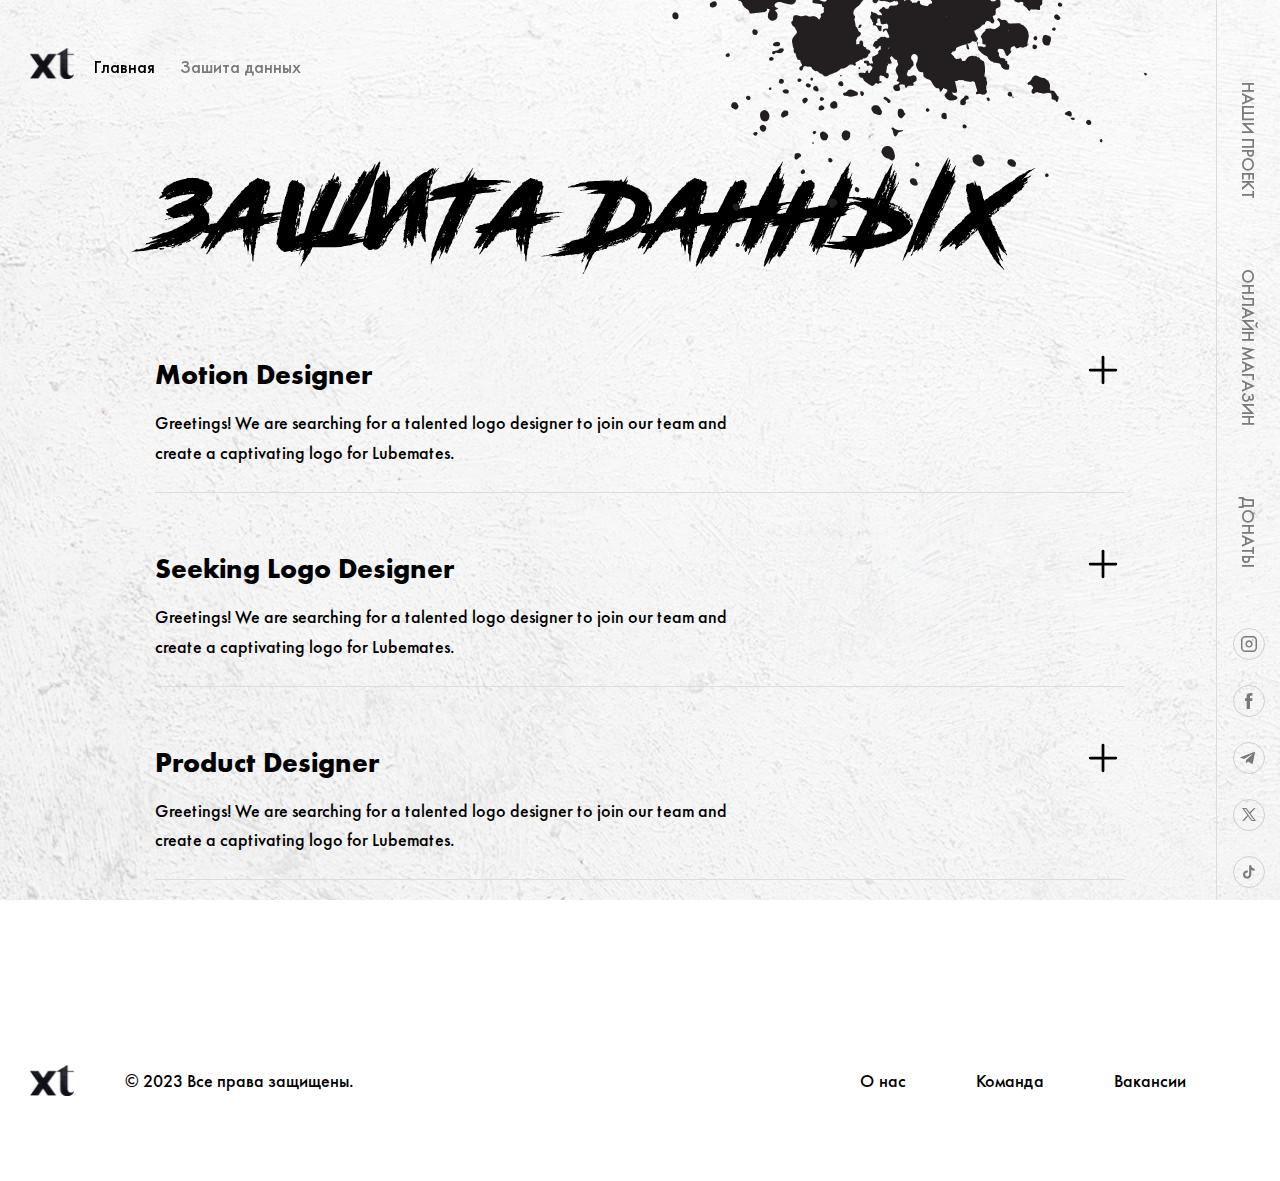
<file: security.html>
<!DOCTYPE html>
<html lang="ru">
<head>
    <meta charset="UTF-8">
    <meta http-equiv="X-UA-Compatible" content="IE=edge">
    <meta name="viewport" content="width=device-width, initial-scale=1.0">
    <link rel="stylesheet" href="css/style.css">
    <title>Зашита данных - XT</title>
</head>
<body>
    <header class="header">
        <div class="wrapper">
            <div class="header__top">
                <a class="logo" href="#">
                    <img src="img/logo.svg" alt="">
                </a>
            </div>
            <img class="catalog-img-absolute-top" src="img/catalog--absolute.png" alt="">
        </div>
        <div class="header__right">
            <nav class="menu">
                <a href="" onclick="openMenu(event)" class="menu__btn">
                    <span class="menu__btn__element"></span>
                </a>
                <ul class="menu__list">
                    <li class="menu__list__items">
                        <a class="menu__list__link" href="#">Наши проект</a>
                    </li>
                    <li class="menu__list__items">
                        <a class="menu__list__link" href="#">Онлайн магазин</a>
                    </li>
                    <li class="menu__list__items">
                        <a class="menu__list__link" href="#">Донаты</a>
                    </li>
                </ul>
            </nav>
            <div class="social">
                <div class="social__items">
                    <a class="social__items__link" href="#">
                        <svg class="social__icon" xmlns="http://www.w3.org/2000/svg" viewBox="0 0 32 32" fill="none">
                            <path d="M15.9927 8.00393C17.2354 8.00393 18.4759 7.99257 19.7187 8.00847C20.757 8.02211 21.6794 8.37653 22.4723 9.05585C23.1085 9.59885 23.5492 10.2713 23.7991 11.0665C23.9286 11.48 23.9991 11.9026 23.9991 12.3343C23.9991 14.8016 24.0104 17.2713 23.9945 19.7386C23.9877 20.7701 23.6219 21.6834 22.9517 22.4672C22.2951 23.2374 21.4658 23.7214 20.4707 23.9145C20.2208 23.9622 19.9618 23.994 19.7073 23.994C17.2468 24.0008 14.7863 24.0031 12.3257 23.994C11.3397 23.9917 10.4514 23.6759 9.67662 23.0648C8.80192 22.3718 8.25892 21.4744 8.07262 20.3702C8.03399 20.1453 8.009 19.9136 8.00673 19.6841C8.00219 17.2077 7.9931 14.7312 8.009 12.257C8.01582 11.2278 8.38388 10.3145 9.05638 9.52842C9.74932 8.7196 10.6286 8.24021 11.6714 8.05619C11.86 8.02211 12.0554 8.0062 12.2462 8.00393C13.4935 8.00166 14.7431 8.00393 15.9927 8.00393ZM16.004 22.5445C17.2036 22.5445 18.4055 22.549 19.6051 22.5422C19.8255 22.54 20.0504 22.5172 20.2685 22.4741C21.5703 22.2037 22.545 20.9996 22.545 19.6682C22.545 17.2258 22.5473 14.7835 22.5427 12.3411C22.5427 12.1639 22.5268 11.9844 22.4928 11.8117C22.2065 10.4122 21.0296 9.45799 19.5983 9.45799C17.1968 9.45799 14.7976 9.45572 12.3962 9.46026C12.178 9.46026 11.9577 9.48525 11.7441 9.52842C10.4241 9.80105 9.45624 11.0006 9.45624 12.3479C9.45624 14.7448 9.45624 17.1418 9.45624 19.5387C9.45624 19.675 9.46078 19.8113 9.47669 19.9454C9.56075 20.7428 9.92199 21.3926 10.54 21.897C11.0784 22.3377 11.7055 22.5445 12.403 22.5445C13.6048 22.5445 14.8044 22.5445 16.004 22.5445Z" fill="#7A7A7A"/>
                            <path d="M19.6642 15.9807C19.6665 17.9391 18.0898 19.6113 16.0223 19.6045C13.9979 19.5977 12.3894 17.9846 12.3985 15.9489C12.4076 13.8882 14.1002 12.3024 16.0995 12.3365C18.0625 12.3683 19.6824 13.9905 19.6642 15.9807ZM16.0314 13.7928C14.8249 13.7928 13.8503 14.7652 13.8503 15.9671C13.8525 17.1735 14.8249 18.1459 16.0314 18.1504C17.2287 18.155 18.2011 17.1758 18.2102 15.9693C18.217 14.7743 17.2309 13.7792 16.0314 13.7928Z" fill="#7A7A7A"/>
                            <path d="M20.0027 11.2754C20.4026 11.2754 20.7275 11.6026 20.7275 12.0047C20.7275 12.4046 20.4003 12.7294 19.9982 12.7294C19.5983 12.7294 19.2734 12.4023 19.2734 12.0001C19.2734 11.6003 19.6006 11.2754 20.0027 11.2754Z" fill="#7A7A7A"/>
                            <rect x="0.5" y="0.5" width="31" height="31" rx="15.5" stroke="#CFCFCF"/>
                        </svg>
                    </a>
                </div>
                <div class="social__items">
                    <a class="social__items__link" href="#">
                        <svg class="social__icon" xmlns="http://www.w3.org/2000/svg" viewBox="0 0 32 32" fill="none">
                            <path d="M13.6473 15.9942C13.0746 15.9942 12.5491 15.9942 12 15.9942C12 15.0924 12 14.2138 12 13.3004C12.5314 13.3004 13.0687 13.3004 13.6355 13.3004C13.6355 12.6545 13.6178 12.0495 13.6414 11.4385C13.6709 10.8102 13.7418 10.1818 14.037 9.60582C14.468 8.78545 15.1647 8.27927 16.0917 8.18618C17.1899 8.07564 18.294 8.05818 19.4277 8C19.4277 8.95418 19.4277 9.83855 19.4277 10.7578C19.0321 10.7578 18.6424 10.752 18.2527 10.7578C18.0224 10.7636 17.7863 10.7811 17.556 10.8218C17.1781 10.8916 16.9951 11.1709 16.9774 11.7295C16.9597 12.2298 16.9715 12.736 16.9715 13.2771C17.8158 13.2771 18.6424 13.2771 19.5044 13.2771C19.4808 13.6087 19.469 13.8996 19.4395 14.1905C19.3922 14.6735 19.3155 15.1564 19.2801 15.6451C19.2623 15.8953 19.1974 16.0058 18.9199 16C18.2822 15.9825 17.6446 15.9942 16.9833 15.9942C16.9833 18.6705 16.9833 21.3236 16.9833 24C15.8614 24 14.7691 24 13.6473 24C13.6473 21.3469 13.6473 18.6938 13.6473 15.9942Z" fill="#7A7A7A"/>
                            <rect x="0.5" y="0.5" width="31" height="31" rx="15.5" stroke="#CFCFCF"/>
                        </svg>
                    </a>
                </div>
                <div class="social__items">
                    <a class="social__items__link" href="#">
                        <svg class="social__icon" xmlns="http://www.w3.org/2000/svg" viewBox="0 0 32 32" fill="none">
                            <path d="M21.9582 11.0922L19.7449 21.2757C19.5778 21.9942 19.1425 22.1731 18.5238 21.8348L15.1511 19.4102L13.524 20.9373C13.3438 21.1131 13.1935 21.2598 12.8461 21.2598L13.0887 17.9091L19.3389 12.399C19.6108 12.1629 19.2797 12.0316 18.9167 12.2682L11.1897 17.0152L7.86313 15.9992C7.13967 15.7789 7.12657 15.2933 8.014 14.9545L21.0252 10.0639C21.6277 9.84359 22.1547 10.1947 21.9582 11.0927V11.0922Z" fill="#7A7A7A"/>
                            <rect x="0.5" y="0.5" width="31" height="31" rx="15.5" stroke="#CFCFCF"/>
                        </svg>
                    </a>
                </div>
                <div class="social__items">
                    <a class="social__items__link" href="#">
                        <svg class="social__icon" xmlns="http://www.w3.org/2000/svg" viewBox="0 0 32 32" fill="none">
                            <path d="M9 9.00498C9.27403 9.00498 9.48445 9.00498 9.68997 9.00498C10.8497 9.00498 12.0045 9.00997 13.1643 9C13.3355 9 13.4432 9.04983 13.546 9.19433C14.5687 10.5845 15.5963 11.9647 16.6239 13.3499C16.6631 13.3998 16.7071 13.4496 16.7658 13.5243C16.9713 13.2951 17.172 13.0809 17.3677 12.8616C18.4834 11.6259 19.5942 10.3902 20.7148 9.15945C20.7931 9.07474 20.9301 9.01495 21.0426 9.00997C21.5124 8.99502 21.9822 9.00498 22.5204 9.00498C20.8273 10.8835 19.1783 12.7171 17.5194 14.5608C19.3397 17.0272 21.1552 19.4837 22.9951 21.9751C22.8826 21.9851 22.814 21.995 22.7455 21.995C21.4488 21.995 20.152 21.99 18.8553 22C18.6742 22 18.5568 21.9452 18.4491 21.7957C17.3873 20.3557 16.3205 18.9157 15.2587 17.4806C15.2097 17.4159 15.1608 17.3561 15.0972 17.2714C14.6029 17.8245 14.1185 18.3626 13.634 18.8957C12.7532 19.8773 11.8773 20.8589 10.9867 21.8306C10.9084 21.9203 10.7567 21.9801 10.6344 21.9851C10.1744 22.005 9.70954 21.99 9.17616 21.99C10.9231 20.0418 12.6211 18.1483 14.3436 16.23C12.5722 13.8383 10.8057 11.4465 9 9.00498ZM11.0357 9.9816C11.1188 10.1012 11.1629 10.166 11.2118 10.2307C13.7123 13.614 16.2226 16.9874 18.6987 20.3856C19.0412 20.854 19.374 21.1031 19.9514 21.0184C20.2744 20.9736 20.6071 21.0084 20.9839 21.0084C20.8909 20.8789 20.8322 20.7992 20.7735 20.7244C19.3544 18.8061 17.9402 16.8927 16.5211 14.9743C15.3418 13.3749 14.1527 11.7704 12.9636 10.166C12.9049 10.0862 12.8071 9.99157 12.7239 9.98658C12.1807 9.97164 11.6375 9.9816 11.0357 9.9816Z" fill="#7A7A7A"/>
                            <rect x="0.5" y="0.5" width="31" height="31" rx="15.5" stroke="#CFCFCF"/>
                        </svg>
                    </a>
                </div>
                <div class="social__items">
                    <a class="social__items__link" href="#">
                        <svg class="social__icon" xmlns="http://www.w3.org/2000/svg" viewBox="0 0 32 32" fill="none">
                            <path d="M21.7075 12.6716C20.9454 12.6716 20.2423 12.4192 19.6777 11.9933C19.0301 11.505 18.5648 10.7889 18.4005 9.96342C18.3593 9.75587 18.3376 9.54491 18.3358 9.33331H16.1589V15.2818L16.1563 18.54C16.1563 19.4111 15.589 20.1497 14.8027 20.4095C14.5671 20.4874 14.3191 20.5203 14.0714 20.5065C13.7438 20.4885 13.4368 20.3897 13.17 20.23C12.6023 19.8905 12.2173 19.2745 12.2069 18.5698C12.1904 17.4684 13.0808 16.5704 14.1814 16.5704C14.3987 16.5704 14.6073 16.6059 14.8027 16.6703V14.46C14.5966 14.4295 14.3869 14.4136 14.1749 14.4136C12.9702 14.4136 11.8436 14.9143 11.0382 15.8164C10.4295 16.4982 10.0643 17.368 10.008 18.28C9.93421 19.4781 10.3726 20.6171 11.2228 21.4574C11.3478 21.5808 11.479 21.6953 11.6161 21.8009C12.3451 22.3619 13.2363 22.666 14.1749 22.666C14.3869 22.666 14.5966 22.6503 14.8027 22.6198C15.6795 22.4899 16.4885 22.0885 17.127 21.4574C17.9115 20.682 18.3449 19.6526 18.3496 18.557L18.3384 13.6914C18.7136 13.9807 19.1245 14.2204 19.5611 14.4044C20.2441 14.6926 20.9684 14.8387 21.7138 14.8384V12.6711C21.7143 12.6716 21.708 12.6716 21.7075 12.6716Z" fill="#7A7A7A"/>
                            <rect x="0.5" y="0.5" width="31" height="31" rx="15.5" stroke="#CFCFCF"/>
                        </svg>
                    </a>
                </div>
                <div class="social__items">
                    <a class="social__items__link" href="#">
                        <svg class="social__icon" xmlns="http://www.w3.org/2000/svg" viewBox="0 0 32 32" fill="none">
                            <path fill-rule="evenodd" clip-rule="evenodd" d="M24.3627 12.7794C24.3627 12.7794 24.1957 11.5777 23.6843 11.0484C23.0352 10.3535 22.3077 10.3503 21.9744 10.3099C19.5861 10.1334 16.0037 10.1334 16.0037 10.1334H15.9963C15.9963 10.1334 12.4139 10.1334 10.0256 10.3099C9.69174 10.3503 8.96481 10.3535 8.31521 11.0484C7.80374 11.5777 7.63734 12.7794 7.63734 12.7794C7.63734 12.7794 7.46667 14.191 7.46667 15.602V16.9253C7.46667 18.3369 7.63734 19.748 7.63734 19.748C7.63734 19.748 7.80374 20.9497 8.31521 21.479C8.96481 22.1738 9.81761 22.152 10.1973 22.2245C11.5627 22.3586 16 22.4 16 22.4C16 22.4 19.5861 22.3946 21.9744 22.218C22.3077 22.1771 23.0352 22.1738 23.6843 21.479C24.1957 20.9497 24.3627 19.748 24.3627 19.748C24.3627 19.748 24.5333 18.3369 24.5333 16.9253V15.602C24.5333 14.191 24.3627 12.7794 24.3627 12.7794Z" fill="#7A7A7A"/>
                            <path fill-rule="evenodd" clip-rule="evenodd" d="M14.2378 18.5288L14.2373 13.6285L18.8485 16.0871L14.2378 18.5288Z" fill="white"/>
                            <rect x="0.5" y="0.5" width="31" height="31" rx="15.5" stroke="#CFCFCF"/>
                        </svg>
                    </a>
                </div>
            </div>
            <div class="basket">
                <a class="backet__link" href="#">
                    <svg class="social__icon--basket" xmlns="http://www.w3.org/2000/svg" viewBox="0 0 62 62" fill="none">
                        <path d="M20.3334 40.3334C20.3334 41.0406 20.6143 41.7189 21.1144 42.219C21.6145 42.7191 22.2928 43 23 43C23.7073 43 24.3856 42.7191 24.8857 42.219C25.3858 41.7189 25.6667 41.0406 25.6667 40.3334C25.6667 39.6261 25.3858 38.9478 24.8857 38.4477C24.3856 37.9476 23.7073 37.6667 23 37.6667C22.2928 37.6667 21.6145 37.9476 21.1144 38.4477C20.6143 38.9478 20.3334 39.6261 20.3334 40.3334Z" stroke="#7A7A7A" stroke-width="2.75" stroke-linecap="round" stroke-linejoin="round"/>
                        <path d="M35 40.3334C35 41.0406 35.281 41.7189 35.781 42.219C36.2811 42.7191 36.9594 43 37.6667 43C38.3739 43 39.0522 42.7191 39.5523 42.219C40.0524 41.7189 40.3333 41.0406 40.3333 40.3334C40.3333 39.6261 40.0524 38.9478 39.5523 38.4477C39.0522 37.9476 38.3739 37.6667 37.6667 37.6667C36.9594 37.6667 36.2811 37.9476 35.781 38.4477C35.281 38.9478 35 39.6261 35 40.3334Z" stroke="#7A7A7A" stroke-width="2.75" stroke-linecap="round" stroke-linejoin="round"/>
                        <path d="M37.6667 37.6667H23V19H20.3334" stroke="#7A7A7A" stroke-width="2.75" stroke-linecap="round" stroke-linejoin="round"/>
                        <path d="M23 21.6667L41.6667 23L40.3333 32.3334H23" stroke="#7A7A7A" stroke-width="2.75" stroke-linecap="round" stroke-linejoin="round"/>
                    </svg>
                </a>
            </div>
        </div>
    </header>
    <section class="breadcrumbs">
        <div class="wrapper">
            <ul class="breadcrumbs__list">
                <li class="breadcrumbs__list__items">
                    <a href="#" class="breadcrumbs__link">Главная</a>
                </li>
                <li class="breadcrumbs__list__items">Зашита данных</li>
            </ul>
        </div>
    </section>
    <section class="jobs">
        <div class="wrapper">
            <div class="jobs__head">
                <div class="page-title">
                    <h1>Зашита данных</h1>
                </div>
            </div>
            <div class="jobs__box">
                <div class="jobs__box__items">
                    <a class="jobs__box__items__link" href="#" id="jobs1">
                        <div class="jobs__box__items__link__head" id="jobs1">
                            <h2 id="jobs1">Motion Designer</h2>
                            <svg id="jobs1" xmlns="http://www.w3.org/2000/svg" width="44" height="44" viewBox="0 0 44 44" fill="none">
                                <g clip-path="url(#clip0_1182_8249)">
                                <path d="M22 9.16666V34.8333" stroke="black" stroke-width="2.75" stroke-linecap="round" stroke-linejoin="round"/>
                                <path d="M9.16797 22H34.8346" stroke="black" stroke-width="2.75" stroke-linecap="round" stroke-linejoin="round"/>
                                </g>
                                <defs>
                                <clipPath id="clip0_1182_8249">
                                <rect width="44" height="44" fill="white"/>
                                </clipPath>
                                </defs>
                            </svg>
                        </div>
                    </a>
                    <div class="jobs__box__items__link__desc" id="1jobs1">
                        <p>Greetings! We are searching for a talented logo designer to join our team and create a captivating logo for Lubemates.</p>
                    </div>
                    <div class="jobs__box__items__content" id="2jobs1">
                        <p>- определение общего внешнего вида и оформление продукции</p>
                        <p>- создание эскизов и выполнение работы по художественному оформлению обложек печатных изданий</p>
                        <p>- разработка компоновочные и композиционные решения по размещению на страницах полиграфической продукции текстовых блоков, иллюстраций, фотографий и т. д.</p>
                        <p>- разработка макетов, оформление публикации</p>
                        <p>- создание разного рода схем, графиков, диаграмм к текстам изданий, разработка новых элементов дизайна, создание нового стиля оформления изданий и публикаций</p>
                        <p>- создание художественных решений для печатной рекламной и представительской продукции: плакатов, постеров, буклетов, рекламных проспектов, визитных карточек, бланков и т. д., разрабатывает эскизы товарных знаков, упаковки, этикеток и т. п.</p>
                        <p>- изучение требований, предъявляемые заказчиками к издаваемой полиграфической продукции, технические возможности издательства для выпуска продукции требуемого качества</p>
                        <p>- осуществление контроля за реализацией художественно-оформительских решений</p>
                        <p>- изучение и анализ опыта других организаций по художественному оформлению печатных изданий</p>
                        <p>- оформление документации на законченные художественно-оформительские разработки, составление отчетов о результатах выполненных работ</p>
                        <p>- оформление документации на законченные художественно-оформительские разработки, составление отчетов о результатах выполненных работ</p>
                    </div>
                </div>
                <div class="jobs__box__items">
                    <a class="jobs__box__items__link" href="#" id="jobs2">
                        <div class="jobs__box__items__link__head" id="jobs2">
                            <h2 id="jobs2">Seeking Logo Designer</h2>
                            <svg id="jobs2" xmlns="http://www.w3.org/2000/svg" width="44" height="44" viewBox="0 0 44 44" fill="none">
                                <g clip-path="url(#clip0_1182_8249)">
                                <path d="M22 9.16666V34.8333" stroke="black" stroke-width="2.75" stroke-linecap="round" stroke-linejoin="round"/>
                                <path d="M9.16797 22H34.8346" stroke="black" stroke-width="2.75" stroke-linecap="round" stroke-linejoin="round"/>
                                </g>
                                <defs>
                                <clipPath id="clip0_1182_8249">
                                <rect width="44" height="44" fill="white"/>
                                </clipPath>
                                </defs>
                            </svg>
                        </div>
                    </a>
                    <div class="jobs__box__items__link__desc" id="1jobs2">
                        <p>Greetings! We are searching for a talented logo designer to join our team and create a captivating logo for Lubemates.</p>
                    </div>
                    <div class="jobs__box__items__content" id="2jobs2">
                        <p>- определение общего внешнего вида и оформление продукции</p>
                        <p>- создание эскизов и выполнение работы по художественному оформлению обложек печатных изданий</p>
                        <p>- разработка компоновочные и композиционные решения по размещению на страницах полиграфической продукции текстовых блоков, иллюстраций, фотографий и т. д.</p>
                        <p>- разработка макетов, оформление публикации</p>
                        <p>- создание разного рода схем, графиков, диаграмм к текстам изданий, разработка новых элементов дизайна, создание нового стиля оформления изданий и публикаций</p>
                        <p>- создание художественных решений для печатной рекламной и представительской продукции: плакатов, постеров, буклетов, рекламных проспектов, визитных карточек, бланков и т. д., разрабатывает эскизы товарных знаков, упаковки, этикеток и т. п.</p>
                        <p>- изучение требований, предъявляемые заказчиками к издаваемой полиграфической продукции, технические возможности издательства для выпуска продукции требуемого качества</p>
                        <p>- осуществление контроля за реализацией художественно-оформительских решений</p>
                        <p>- изучение и анализ опыта других организаций по художественному оформлению печатных изданий</p>
                        <p>- оформление документации на законченные художественно-оформительские разработки, составление отчетов о результатах выполненных работ</p>
                        <p>- оформление документации на законченные художественно-оформительские разработки, составление отчетов о результатах выполненных работ</p>
                    </div>
                </div>
                <div class="jobs__box__items">
                    <a class="jobs__box__items__link" href="#" id="jobs3">
                        <div class="jobs__box__items__link__head" id="jobs3">
                            <h2 id="jobs3">Product Designer</h2>
                            <svg id="jobs3" xmlns="http://www.w3.org/2000/svg" width="44" height="44" viewBox="0 0 44 44" fill="none">
                                <g clip-path="url(#clip0_1182_8249)">
                                <path d="M22 9.16666V34.8333" stroke="black" stroke-width="2.75" stroke-linecap="round" stroke-linejoin="round"/>
                                <path d="M9.16797 22H34.8346" stroke="black" stroke-width="2.75" stroke-linecap="round" stroke-linejoin="round"/>
                                </g>
                                <defs>
                                <clipPath id="clip0_1182_8249">
                                <rect width="44" height="44" fill="white"/>
                                </clipPath>
                                </defs>
                            </svg>
                        </div>
                    </a>
                    <div class="jobs__box__items__link__desc" id="1jobs3">
                        <p>Greetings! We are searching for a talented logo designer to join our team and create a captivating logo for Lubemates.</p>
                    </div>
                    <div class="jobs__box__items__content" id="2jobs3">
                        <p>- определение общего внешнего вида и оформление продукции</p>
                        <p>- создание эскизов и выполнение работы по художественному оформлению обложек печатных изданий</p>
                        <p>- разработка компоновочные и композиционные решения по размещению на страницах полиграфической продукции текстовых блоков, иллюстраций, фотографий и т. д.</p>
                        <p>- разработка макетов, оформление публикации</p>
                        <p>- создание разного рода схем, графиков, диаграмм к текстам изданий, разработка новых элементов дизайна, создание нового стиля оформления изданий и публикаций</p>
                        <p>- создание художественных решений для печатной рекламной и представительской продукции: плакатов, постеров, буклетов, рекламных проспектов, визитных карточек, бланков и т. д., разрабатывает эскизы товарных знаков, упаковки, этикеток и т. п.</p>
                        <p>- изучение требований, предъявляемые заказчиками к издаваемой полиграфической продукции, технические возможности издательства для выпуска продукции требуемого качества</p>
                        <p>- осуществление контроля за реализацией художественно-оформительских решений</p>
                        <p>- изучение и анализ опыта других организаций по художественному оформлению печатных изданий</p>
                        <p>- оформление документации на законченные художественно-оформительские разработки, составление отчетов о результатах выполненных работ</p>
                        <p>- оформление документации на законченные художественно-оформительские разработки, составление отчетов о результатах выполненных работ</p>
                    </div>
                </div>
            </div>
        </div>
    </section>
    <footer class="footer">
        <div class="wrapper wrapper--footer">
            <div class="footer__box">
                <div class="footer__box__items">
                    <a class="logo" href="#">
                        <img src="img/logo.svg" alt="">
                    </a>
                    <p>© 2023 Все права защищены.</p>
                </div>
                <div class="footer__box__items">
                    <ul class="footer__menu__list">
                        <li class="footer__menu__list__items">
                            <a class="footer__link" href="#">О нас</a>
                        </li>
                        <li class="footer__menu__list__items">
                            <a class="footer__link" href="#">Команда</a>
                        </li>
                        <li class="footer__menu__list__items">
                            <a class="footer__link" href="#">Вакансии</a>
                        </li>
                    </ul>
                </div>
            </div>
        </div>
    </footer>
    <script src="js/jquery-3.7.1.min.js"></script>
    <script src="js/slick.min.js"></script>
    <script src="js/main.js"></script>
</body>
</html>
</file>
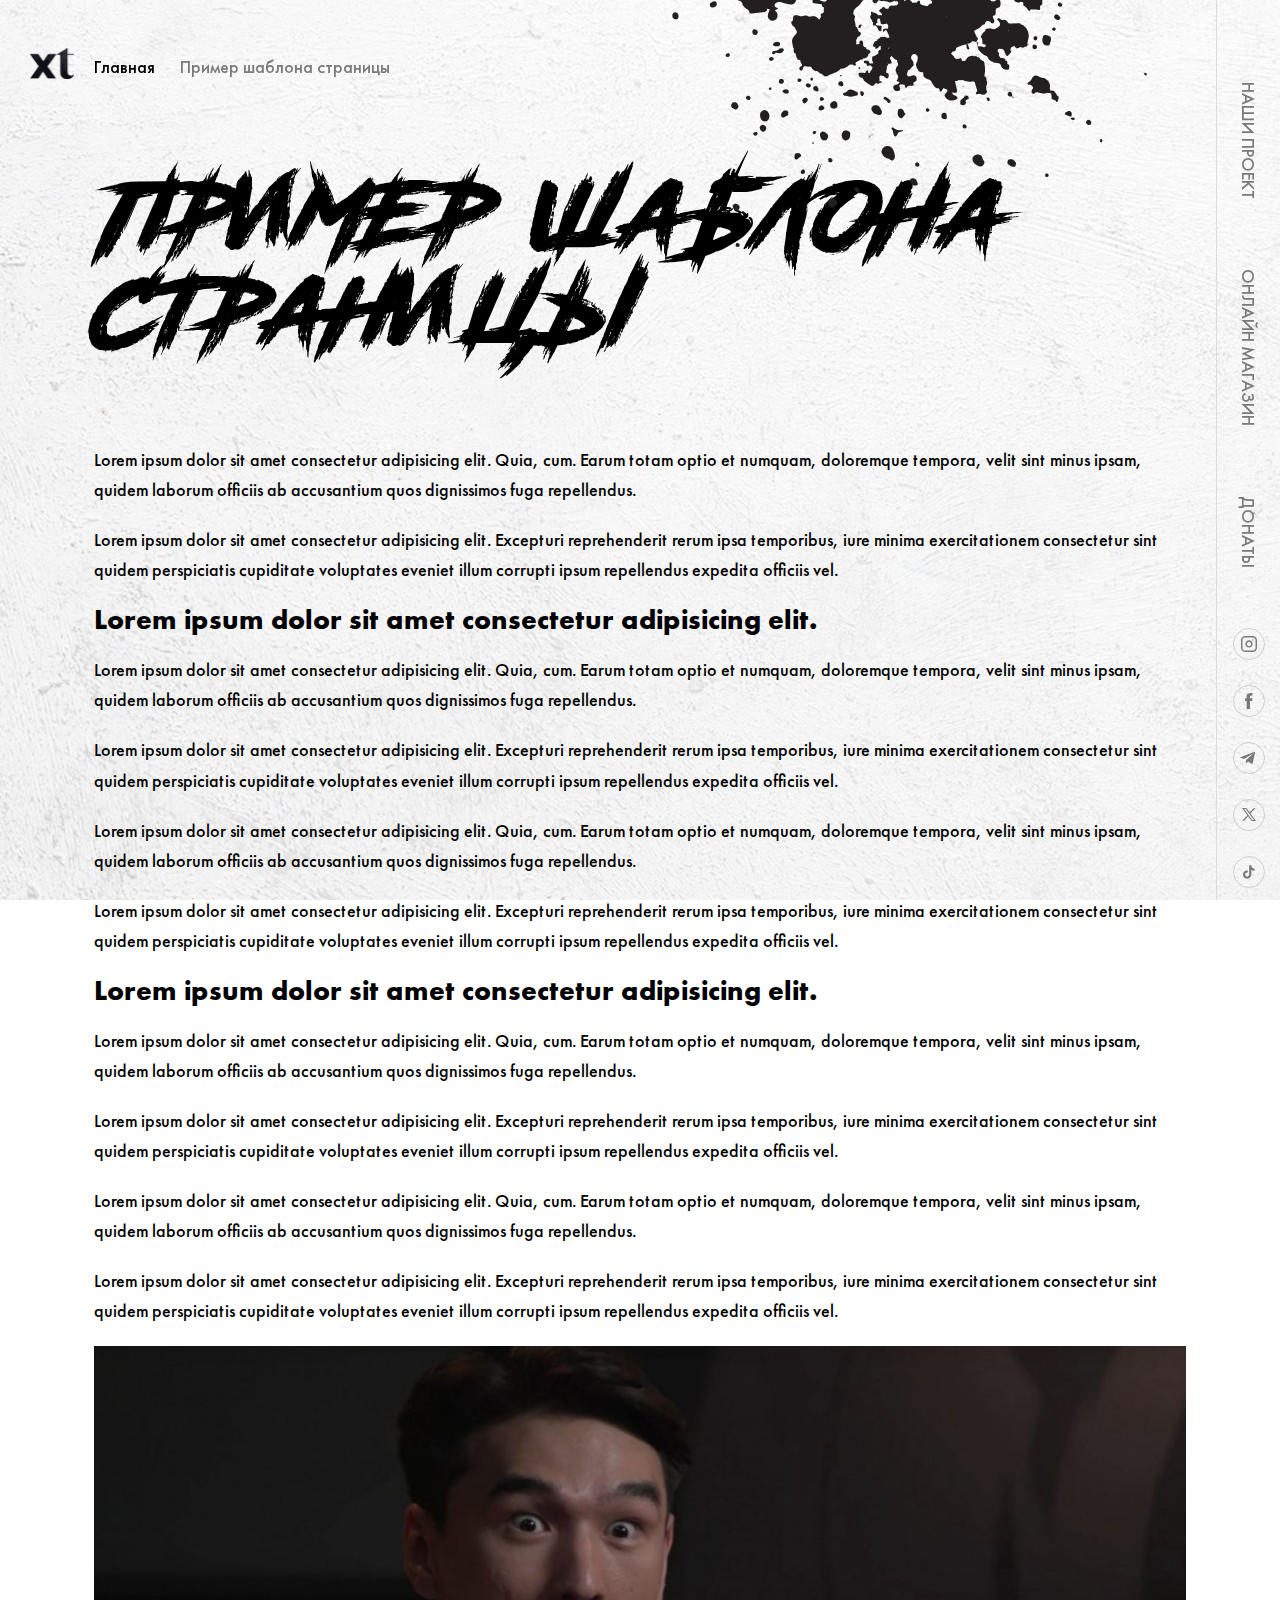
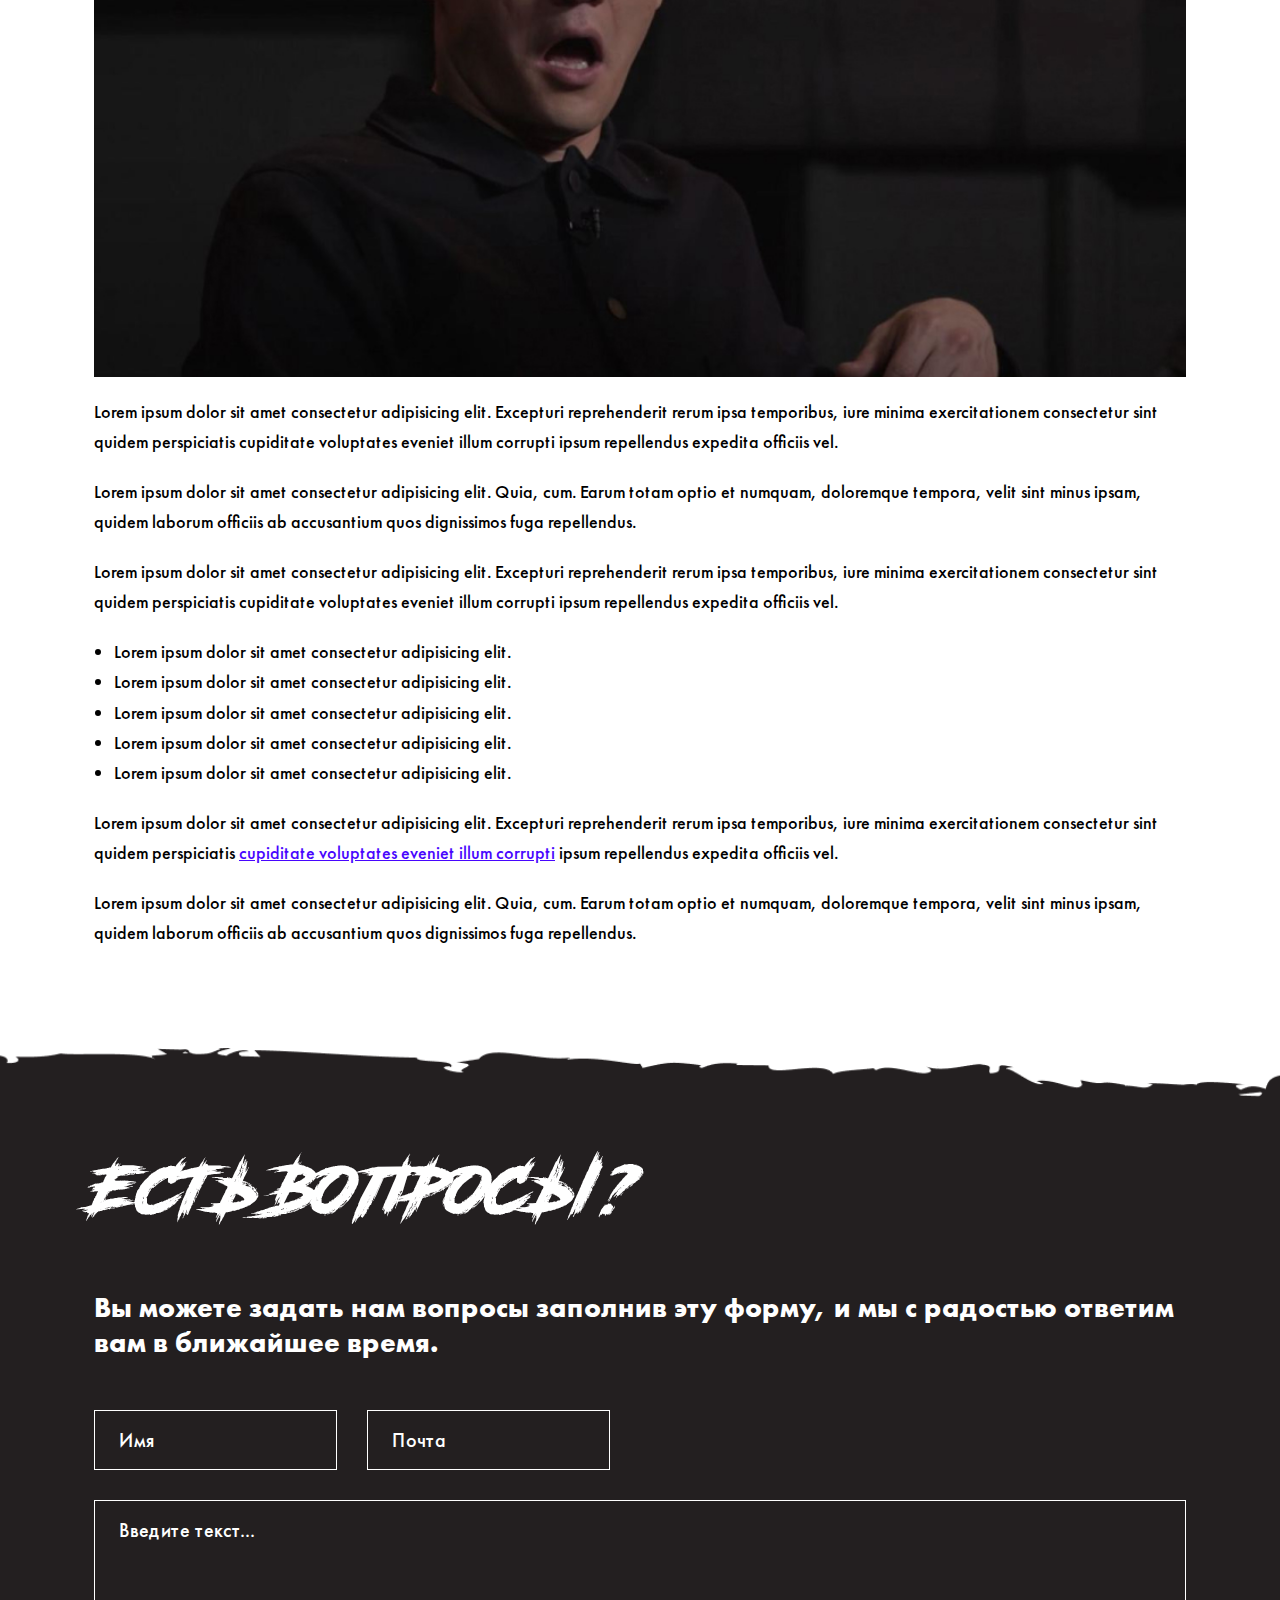
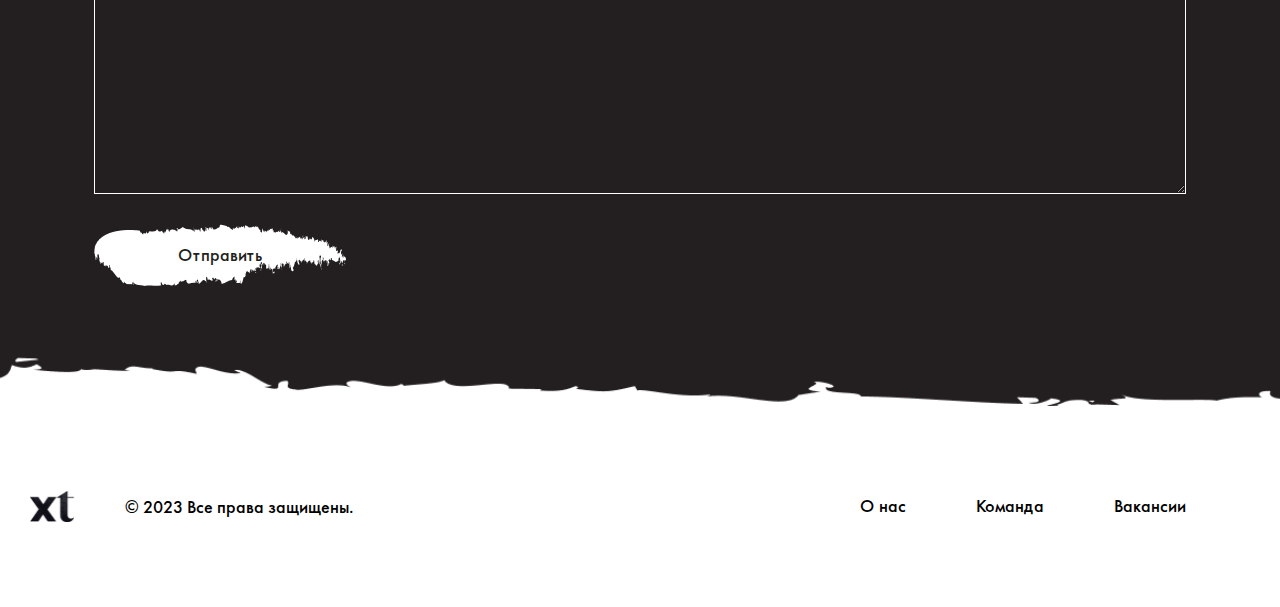
<file: single-page.html>
<!DOCTYPE html>
<html lang="ru">
<head>
    <meta charset="UTF-8">
    <meta http-equiv="X-UA-Compatible" content="IE=edge">
    <meta name="viewport" content="width=device-width, initial-scale=1.0">
    <link rel="stylesheet" href="css/style.css">
    <title>Пример страницы - XT</title>
</head>
<body>
    <header class="header">
        <div class="wrapper">
            <div class="header__top">
                <a class="logo" href="#">
                    <img src="img/logo.svg" alt="">
                </a>
            </div>
            <img class="catalog-img-absolute-top" src="img/catalog--absolute.png" alt="">
        </div>
        <div class="header__right">
            <nav class="menu">
                <a href="" onclick="openMenu(event)" class="menu__btn">
                    <span class="menu__btn__element"></span>
                </a>
                <ul class="menu__list">
                    <li class="menu__list__items menu-open-one">
                        <a class="menu__list__link" href="#">Наши проект</a>
                    </li>
                    <li class="menu__list__items menu-open-shop">
                        <a class="menu__list__link" href="#">Онлайн магазин</a>
                    </li>
                    <li class="menu__list__items menu-open-donat">
                        <a class="menu__list__link" href="#">Донаты</a>
                    </li>
                </ul>
            </nav>
            <div class="social">
                <div class="social__items">
                    <a class="social__items__link" href="#">
                        <svg class="social__icon" xmlns="http://www.w3.org/2000/svg" viewBox="0 0 32 32" fill="none">
                            <path d="M15.9927 8.00393C17.2354 8.00393 18.4759 7.99257 19.7187 8.00847C20.757 8.02211 21.6794 8.37653 22.4723 9.05585C23.1085 9.59885 23.5492 10.2713 23.7991 11.0665C23.9286 11.48 23.9991 11.9026 23.9991 12.3343C23.9991 14.8016 24.0104 17.2713 23.9945 19.7386C23.9877 20.7701 23.6219 21.6834 22.9517 22.4672C22.2951 23.2374 21.4658 23.7214 20.4707 23.9145C20.2208 23.9622 19.9618 23.994 19.7073 23.994C17.2468 24.0008 14.7863 24.0031 12.3257 23.994C11.3397 23.9917 10.4514 23.6759 9.67662 23.0648C8.80192 22.3718 8.25892 21.4744 8.07262 20.3702C8.03399 20.1453 8.009 19.9136 8.00673 19.6841C8.00219 17.2077 7.9931 14.7312 8.009 12.257C8.01582 11.2278 8.38388 10.3145 9.05638 9.52842C9.74932 8.7196 10.6286 8.24021 11.6714 8.05619C11.86 8.02211 12.0554 8.0062 12.2462 8.00393C13.4935 8.00166 14.7431 8.00393 15.9927 8.00393ZM16.004 22.5445C17.2036 22.5445 18.4055 22.549 19.6051 22.5422C19.8255 22.54 20.0504 22.5172 20.2685 22.4741C21.5703 22.2037 22.545 20.9996 22.545 19.6682C22.545 17.2258 22.5473 14.7835 22.5427 12.3411C22.5427 12.1639 22.5268 11.9844 22.4928 11.8117C22.2065 10.4122 21.0296 9.45799 19.5983 9.45799C17.1968 9.45799 14.7976 9.45572 12.3962 9.46026C12.178 9.46026 11.9577 9.48525 11.7441 9.52842C10.4241 9.80105 9.45624 11.0006 9.45624 12.3479C9.45624 14.7448 9.45624 17.1418 9.45624 19.5387C9.45624 19.675 9.46078 19.8113 9.47669 19.9454C9.56075 20.7428 9.92199 21.3926 10.54 21.897C11.0784 22.3377 11.7055 22.5445 12.403 22.5445C13.6048 22.5445 14.8044 22.5445 16.004 22.5445Z" fill="#7A7A7A"/>
                            <path d="M19.6642 15.9807C19.6665 17.9391 18.0898 19.6113 16.0223 19.6045C13.9979 19.5977 12.3894 17.9846 12.3985 15.9489C12.4076 13.8882 14.1002 12.3024 16.0995 12.3365C18.0625 12.3683 19.6824 13.9905 19.6642 15.9807ZM16.0314 13.7928C14.8249 13.7928 13.8503 14.7652 13.8503 15.9671C13.8525 17.1735 14.8249 18.1459 16.0314 18.1504C17.2287 18.155 18.2011 17.1758 18.2102 15.9693C18.217 14.7743 17.2309 13.7792 16.0314 13.7928Z" fill="#7A7A7A"/>
                            <path d="M20.0027 11.2754C20.4026 11.2754 20.7275 11.6026 20.7275 12.0047C20.7275 12.4046 20.4003 12.7294 19.9982 12.7294C19.5983 12.7294 19.2734 12.4023 19.2734 12.0001C19.2734 11.6003 19.6006 11.2754 20.0027 11.2754Z" fill="#7A7A7A"/>
                            <rect x="0.5" y="0.5" width="31" height="31" rx="15.5" stroke="#CFCFCF"/>
                        </svg>
                    </a>
                </div>
                <div class="social__items">
                    <a class="social__items__link" href="#">
                        <svg class="social__icon" xmlns="http://www.w3.org/2000/svg" viewBox="0 0 32 32" fill="none">
                            <path d="M13.6473 15.9942C13.0746 15.9942 12.5491 15.9942 12 15.9942C12 15.0924 12 14.2138 12 13.3004C12.5314 13.3004 13.0687 13.3004 13.6355 13.3004C13.6355 12.6545 13.6178 12.0495 13.6414 11.4385C13.6709 10.8102 13.7418 10.1818 14.037 9.60582C14.468 8.78545 15.1647 8.27927 16.0917 8.18618C17.1899 8.07564 18.294 8.05818 19.4277 8C19.4277 8.95418 19.4277 9.83855 19.4277 10.7578C19.0321 10.7578 18.6424 10.752 18.2527 10.7578C18.0224 10.7636 17.7863 10.7811 17.556 10.8218C17.1781 10.8916 16.9951 11.1709 16.9774 11.7295C16.9597 12.2298 16.9715 12.736 16.9715 13.2771C17.8158 13.2771 18.6424 13.2771 19.5044 13.2771C19.4808 13.6087 19.469 13.8996 19.4395 14.1905C19.3922 14.6735 19.3155 15.1564 19.2801 15.6451C19.2623 15.8953 19.1974 16.0058 18.9199 16C18.2822 15.9825 17.6446 15.9942 16.9833 15.9942C16.9833 18.6705 16.9833 21.3236 16.9833 24C15.8614 24 14.7691 24 13.6473 24C13.6473 21.3469 13.6473 18.6938 13.6473 15.9942Z" fill="#7A7A7A"/>
                            <rect x="0.5" y="0.5" width="31" height="31" rx="15.5" stroke="#CFCFCF"/>
                        </svg>
                    </a>
                </div>
                <div class="social__items">
                    <a class="social__items__link" href="#">
                        <svg class="social__icon" xmlns="http://www.w3.org/2000/svg" viewBox="0 0 32 32" fill="none">
                            <path d="M21.9582 11.0922L19.7449 21.2757C19.5778 21.9942 19.1425 22.1731 18.5238 21.8348L15.1511 19.4102L13.524 20.9373C13.3438 21.1131 13.1935 21.2598 12.8461 21.2598L13.0887 17.9091L19.3389 12.399C19.6108 12.1629 19.2797 12.0316 18.9167 12.2682L11.1897 17.0152L7.86313 15.9992C7.13967 15.7789 7.12657 15.2933 8.014 14.9545L21.0252 10.0639C21.6277 9.84359 22.1547 10.1947 21.9582 11.0927V11.0922Z" fill="#7A7A7A"/>
                            <rect x="0.5" y="0.5" width="31" height="31" rx="15.5" stroke="#CFCFCF"/>
                        </svg>
                    </a>
                </div>
                <div class="social__items">
                    <a class="social__items__link" href="#">
                        <svg class="social__icon" xmlns="http://www.w3.org/2000/svg" viewBox="0 0 32 32" fill="none">
                            <path d="M9 9.00498C9.27403 9.00498 9.48445 9.00498 9.68997 9.00498C10.8497 9.00498 12.0045 9.00997 13.1643 9C13.3355 9 13.4432 9.04983 13.546 9.19433C14.5687 10.5845 15.5963 11.9647 16.6239 13.3499C16.6631 13.3998 16.7071 13.4496 16.7658 13.5243C16.9713 13.2951 17.172 13.0809 17.3677 12.8616C18.4834 11.6259 19.5942 10.3902 20.7148 9.15945C20.7931 9.07474 20.9301 9.01495 21.0426 9.00997C21.5124 8.99502 21.9822 9.00498 22.5204 9.00498C20.8273 10.8835 19.1783 12.7171 17.5194 14.5608C19.3397 17.0272 21.1552 19.4837 22.9951 21.9751C22.8826 21.9851 22.814 21.995 22.7455 21.995C21.4488 21.995 20.152 21.99 18.8553 22C18.6742 22 18.5568 21.9452 18.4491 21.7957C17.3873 20.3557 16.3205 18.9157 15.2587 17.4806C15.2097 17.4159 15.1608 17.3561 15.0972 17.2714C14.6029 17.8245 14.1185 18.3626 13.634 18.8957C12.7532 19.8773 11.8773 20.8589 10.9867 21.8306C10.9084 21.9203 10.7567 21.9801 10.6344 21.9851C10.1744 22.005 9.70954 21.99 9.17616 21.99C10.9231 20.0418 12.6211 18.1483 14.3436 16.23C12.5722 13.8383 10.8057 11.4465 9 9.00498ZM11.0357 9.9816C11.1188 10.1012 11.1629 10.166 11.2118 10.2307C13.7123 13.614 16.2226 16.9874 18.6987 20.3856C19.0412 20.854 19.374 21.1031 19.9514 21.0184C20.2744 20.9736 20.6071 21.0084 20.9839 21.0084C20.8909 20.8789 20.8322 20.7992 20.7735 20.7244C19.3544 18.8061 17.9402 16.8927 16.5211 14.9743C15.3418 13.3749 14.1527 11.7704 12.9636 10.166C12.9049 10.0862 12.8071 9.99157 12.7239 9.98658C12.1807 9.97164 11.6375 9.9816 11.0357 9.9816Z" fill="#7A7A7A"/>
                            <rect x="0.5" y="0.5" width="31" height="31" rx="15.5" stroke="#CFCFCF"/>
                        </svg>
                    </a>
                </div>
                <div class="social__items">
                    <a class="social__items__link" href="#">
                        <svg class="social__icon" xmlns="http://www.w3.org/2000/svg" viewBox="0 0 32 32" fill="none">
                            <path d="M21.7075 12.6716C20.9454 12.6716 20.2423 12.4192 19.6777 11.9933C19.0301 11.505 18.5648 10.7889 18.4005 9.96342C18.3593 9.75587 18.3376 9.54491 18.3358 9.33331H16.1589V15.2818L16.1563 18.54C16.1563 19.4111 15.589 20.1497 14.8027 20.4095C14.5671 20.4874 14.3191 20.5203 14.0714 20.5065C13.7438 20.4885 13.4368 20.3897 13.17 20.23C12.6023 19.8905 12.2173 19.2745 12.2069 18.5698C12.1904 17.4684 13.0808 16.5704 14.1814 16.5704C14.3987 16.5704 14.6073 16.6059 14.8027 16.6703V14.46C14.5966 14.4295 14.3869 14.4136 14.1749 14.4136C12.9702 14.4136 11.8436 14.9143 11.0382 15.8164C10.4295 16.4982 10.0643 17.368 10.008 18.28C9.93421 19.4781 10.3726 20.6171 11.2228 21.4574C11.3478 21.5808 11.479 21.6953 11.6161 21.8009C12.3451 22.3619 13.2363 22.666 14.1749 22.666C14.3869 22.666 14.5966 22.6503 14.8027 22.6198C15.6795 22.4899 16.4885 22.0885 17.127 21.4574C17.9115 20.682 18.3449 19.6526 18.3496 18.557L18.3384 13.6914C18.7136 13.9807 19.1245 14.2204 19.5611 14.4044C20.2441 14.6926 20.9684 14.8387 21.7138 14.8384V12.6711C21.7143 12.6716 21.708 12.6716 21.7075 12.6716Z" fill="#7A7A7A"/>
                            <rect x="0.5" y="0.5" width="31" height="31" rx="15.5" stroke="#CFCFCF"/>
                        </svg>
                    </a>
                </div>
                <div class="social__items">
                    <a class="social__items__link" href="#">
                        <svg class="social__icon" xmlns="http://www.w3.org/2000/svg" viewBox="0 0 32 32" fill="none">
                            <path fill-rule="evenodd" clip-rule="evenodd" d="M24.3627 12.7794C24.3627 12.7794 24.1957 11.5777 23.6843 11.0484C23.0352 10.3535 22.3077 10.3503 21.9744 10.3099C19.5861 10.1334 16.0037 10.1334 16.0037 10.1334H15.9963C15.9963 10.1334 12.4139 10.1334 10.0256 10.3099C9.69174 10.3503 8.96481 10.3535 8.31521 11.0484C7.80374 11.5777 7.63734 12.7794 7.63734 12.7794C7.63734 12.7794 7.46667 14.191 7.46667 15.602V16.9253C7.46667 18.3369 7.63734 19.748 7.63734 19.748C7.63734 19.748 7.80374 20.9497 8.31521 21.479C8.96481 22.1738 9.81761 22.152 10.1973 22.2245C11.5627 22.3586 16 22.4 16 22.4C16 22.4 19.5861 22.3946 21.9744 22.218C22.3077 22.1771 23.0352 22.1738 23.6843 21.479C24.1957 20.9497 24.3627 19.748 24.3627 19.748C24.3627 19.748 24.5333 18.3369 24.5333 16.9253V15.602C24.5333 14.191 24.3627 12.7794 24.3627 12.7794Z" fill="#7A7A7A"/>
                            <path fill-rule="evenodd" clip-rule="evenodd" d="M14.2378 18.5288L14.2373 13.6285L18.8485 16.0871L14.2378 18.5288Z" fill="white"/>
                            <rect x="0.5" y="0.5" width="31" height="31" rx="15.5" stroke="#CFCFCF"/>
                        </svg>
                    </a>
                </div>
            </div>
            <div class="basket">
                <a class="backet__link" href="#">
                    <svg class="social__icon--basket" xmlns="http://www.w3.org/2000/svg" viewBox="0 0 62 62" fill="none">
                        <path d="M20.3334 40.3334C20.3334 41.0406 20.6143 41.7189 21.1144 42.219C21.6145 42.7191 22.2928 43 23 43C23.7073 43 24.3856 42.7191 24.8857 42.219C25.3858 41.7189 25.6667 41.0406 25.6667 40.3334C25.6667 39.6261 25.3858 38.9478 24.8857 38.4477C24.3856 37.9476 23.7073 37.6667 23 37.6667C22.2928 37.6667 21.6145 37.9476 21.1144 38.4477C20.6143 38.9478 20.3334 39.6261 20.3334 40.3334Z" stroke="#7A7A7A" stroke-width="2.75" stroke-linecap="round" stroke-linejoin="round"/>
                        <path d="M35 40.3334C35 41.0406 35.281 41.7189 35.781 42.219C36.2811 42.7191 36.9594 43 37.6667 43C38.3739 43 39.0522 42.7191 39.5523 42.219C40.0524 41.7189 40.3333 41.0406 40.3333 40.3334C40.3333 39.6261 40.0524 38.9478 39.5523 38.4477C39.0522 37.9476 38.3739 37.6667 37.6667 37.6667C36.9594 37.6667 36.2811 37.9476 35.781 38.4477C35.281 38.9478 35 39.6261 35 40.3334Z" stroke="#7A7A7A" stroke-width="2.75" stroke-linecap="round" stroke-linejoin="round"/>
                        <path d="M37.6667 37.6667H23V19H20.3334" stroke="#7A7A7A" stroke-width="2.75" stroke-linecap="round" stroke-linejoin="round"/>
                        <path d="M23 21.6667L41.6667 23L40.3333 32.3334H23" stroke="#7A7A7A" stroke-width="2.75" stroke-linecap="round" stroke-linejoin="round"/>
                    </svg>
                </a>
            </div>
        </div>
    </header>
    <section class="breadcrumbs">
        <div class="wrapper">
            <ul class="breadcrumbs__list">
                <li class="breadcrumbs__list__items">
                    <a href="#" class="breadcrumbs__link">Главная</a>
                </li>
                <li class="breadcrumbs__list__items">Пример шаблона страницы</li>
            </ul>
        </div>
    </section>
    <section class="about">
        <div class="wrapper">
            <div class="page-title">
                <h1>Пример шаблона страницы</h1>
            </div>
            <div class="single">
                <p>Lorem ipsum dolor sit amet consectetur adipisicing elit. Quia, cum. Earum totam optio et numquam, doloremque tempora, velit sint minus ipsam, quidem laborum officiis ab accusantium quos dignissimos fuga repellendus.</p>
                <p>Lorem ipsum dolor sit amet consectetur adipisicing elit. Excepturi reprehenderit rerum ipsa temporibus, iure minima exercitationem consectetur sint quidem perspiciatis cupiditate voluptates eveniet illum corrupti ipsum repellendus expedita officiis vel.</p>
                <h2>Lorem ipsum dolor sit amet consectetur adipisicing elit.</h2>
                <p>Lorem ipsum dolor sit amet consectetur adipisicing elit. Quia, cum. Earum totam optio et numquam, doloremque tempora, velit sint minus ipsam, quidem laborum officiis ab accusantium quos dignissimos fuga repellendus.</p>
                <p>Lorem ipsum dolor sit amet consectetur adipisicing elit. Excepturi reprehenderit rerum ipsa temporibus, iure minima exercitationem consectetur sint quidem perspiciatis cupiditate voluptates eveniet illum corrupti ipsum repellendus expedita officiis vel.</p>
                <p>Lorem ipsum dolor sit amet consectetur adipisicing elit. Quia, cum. Earum totam optio et numquam, doloremque tempora, velit sint minus ipsam, quidem laborum officiis ab accusantium quos dignissimos fuga repellendus.</p>
                <p>Lorem ipsum dolor sit amet consectetur adipisicing elit. Excepturi reprehenderit rerum ipsa temporibus, iure minima exercitationem consectetur sint quidem perspiciatis cupiditate voluptates eveniet illum corrupti ipsum repellendus expedita officiis vel.</p>
                <h3>Lorem ipsum dolor sit amet consectetur adipisicing elit.</h3>
                <p>Lorem ipsum dolor sit amet consectetur adipisicing elit. Quia, cum. Earum totam optio et numquam, doloremque tempora, velit sint minus ipsam, quidem laborum officiis ab accusantium quos dignissimos fuga repellendus.</p>
                <p>Lorem ipsum dolor sit amet consectetur adipisicing elit. Excepturi reprehenderit rerum ipsa temporibus, iure minima exercitationem consectetur sint quidem perspiciatis cupiditate voluptates eveniet illum corrupti ipsum repellendus expedita officiis vel.</p>
                <p>Lorem ipsum dolor sit amet consectetur adipisicing elit. Quia, cum. Earum totam optio et numquam, doloremque tempora, velit sint minus ipsam, quidem laborum officiis ab accusantium quos dignissimos fuga repellendus.</p>
                <p>Lorem ipsum dolor sit amet consectetur adipisicing elit. Excepturi reprehenderit rerum ipsa temporibus, iure minima exercitationem consectetur sint quidem perspiciatis cupiditate voluptates eveniet illum corrupti ipsum repellendus expedita officiis vel.</p>
                <img src="img/video__img.jpg" alt="">
                <p>Lorem ipsum dolor sit amet consectetur adipisicing elit. Excepturi reprehenderit rerum ipsa temporibus, iure minima exercitationem consectetur sint quidem perspiciatis cupiditate voluptates eveniet illum corrupti ipsum repellendus expedita officiis vel.</p>
                <p>Lorem ipsum dolor sit amet consectetur adipisicing elit. Quia, cum. Earum totam optio et numquam, doloremque tempora, velit sint minus ipsam, quidem laborum officiis ab accusantium quos dignissimos fuga repellendus.</p>
                <p>Lorem ipsum dolor sit amet consectetur adipisicing elit. Excepturi reprehenderit rerum ipsa temporibus, iure minima exercitationem consectetur sint quidem perspiciatis cupiditate voluptates eveniet illum corrupti ipsum repellendus expedita officiis vel.</p>
                <ul>
                    <li>Lorem ipsum dolor sit amet consectetur adipisicing elit.</li>
                    <li>Lorem ipsum dolor sit amet consectetur adipisicing elit.</li>
                    <li>Lorem ipsum dolor sit amet consectetur adipisicing elit.</li>
                    <li>Lorem ipsum dolor sit amet consectetur adipisicing elit.</li>
                    <li>Lorem ipsum dolor sit amet consectetur adipisicing elit.</li>
                </ul>
                <p>Lorem ipsum dolor sit amet consectetur adipisicing elit. Excepturi reprehenderit rerum ipsa temporibus, iure minima exercitationem consectetur sint quidem perspiciatis <a href="#">cupiditate voluptates eveniet illum corrupti</a> ipsum repellendus expedita officiis vel.</p>
                <p>Lorem ipsum dolor sit amet consectetur adipisicing elit. Quia, cum. Earum totam optio et numquam, doloremque tempora, velit sint minus ipsam, quidem laborum officiis ab accusantium quos dignissimos fuga repellendus.</p>
            </div>
        </div>
    </section>
    <section class="feedback section--full">
        <div class="wrapper wrapper--full">
            <div class="section__title section__title--feedback">
                <h2>Есть вопросы?</h2>
            </div>
            <div class="feedback__content">
                <p>Вы можете задать нам вопросы заполнив эту форму, и мы с радостью ответим вам в ближайшее время.</p>
            </div>
            <form class="feedback__form" action="#">
                <div class="feedback__form__items">
                    <div class="feedback__form__row">
                        <input class="feedback__form__input" type="text" name="firstname" id="firstname" placeholder="Имя" required>
                        <input class="feedback__form__input" type="email" name="email" id="email" placeholder="Почта" required>
                    </div>
                </div>
                <div class="feedback__form__items">
                    <textarea class="feedback__form__textarea" name="message" id="" cols="30" rows="10" placeholder="Введите текст..."></textarea>
                </div>
                <div class="feedback__form__items">
                    <button class="feedback__form__btn" type="submit">Отправить</button>
                </div>
            </form>
        </div>
    </section>
    <footer class="footer">
        <div class="wrapper wrapper--footer">
            <div class="footer__box">
                <div class="footer__box__items">
                    <a class="logo" href="#">
                        <img src="img/logo.svg" alt="">
                    </a>
                    <p>© 2023 Все права защищены.</p>
                </div>
                <div class="footer__box__items">
                    <ul class="footer__menu__list">
                        <li class="footer__menu__list__items">
                            <a class="footer__link" href="#">О нас</a>
                        </li>
                        <li class="footer__menu__list__items">
                            <a class="footer__link" href="#">Команда</a>
                        </li>
                        <li class="footer__menu__list__items">
                            <a class="footer__link" href="#">Вакансии</a>
                        </li>
                    </ul>
                </div>
            </div>
        </div>
    </footer>
    <section class="menu-modal menu-modal--one section--full">
        <a href="https://yandex.by/" class="menu-modal__link">Наши проекты</a>
        <img class="menu-modal__img" src="img/modal__menu__one.png" alt="">
    </section>
    <section class="menu-modal menu-modal--shop section--full">
        <a href="https://yandex.by/" class="menu-modal__link menu-modal__link--shop">Онлайн-магазин</a>
        <img class="menu-modal__img--shop" src="img/modal__menu__basket.png" alt="">
    </section>
    <section class="menu-modal menu-modal--donat section--full">
        <a href="https://yandex.by/" class="menu-modal__link menu-modal__link--donat">Донаты</a>
        <img class="menu-modal__img--shop" src="img/modal__menu__donat.png" alt="">
    </section>
    <script src="js/jquery-3.7.1.min.js"></script>
    <script src="js/slick.min.js"></script>
    <script src="js/main.js"></script>
</body>
</html>
</file>
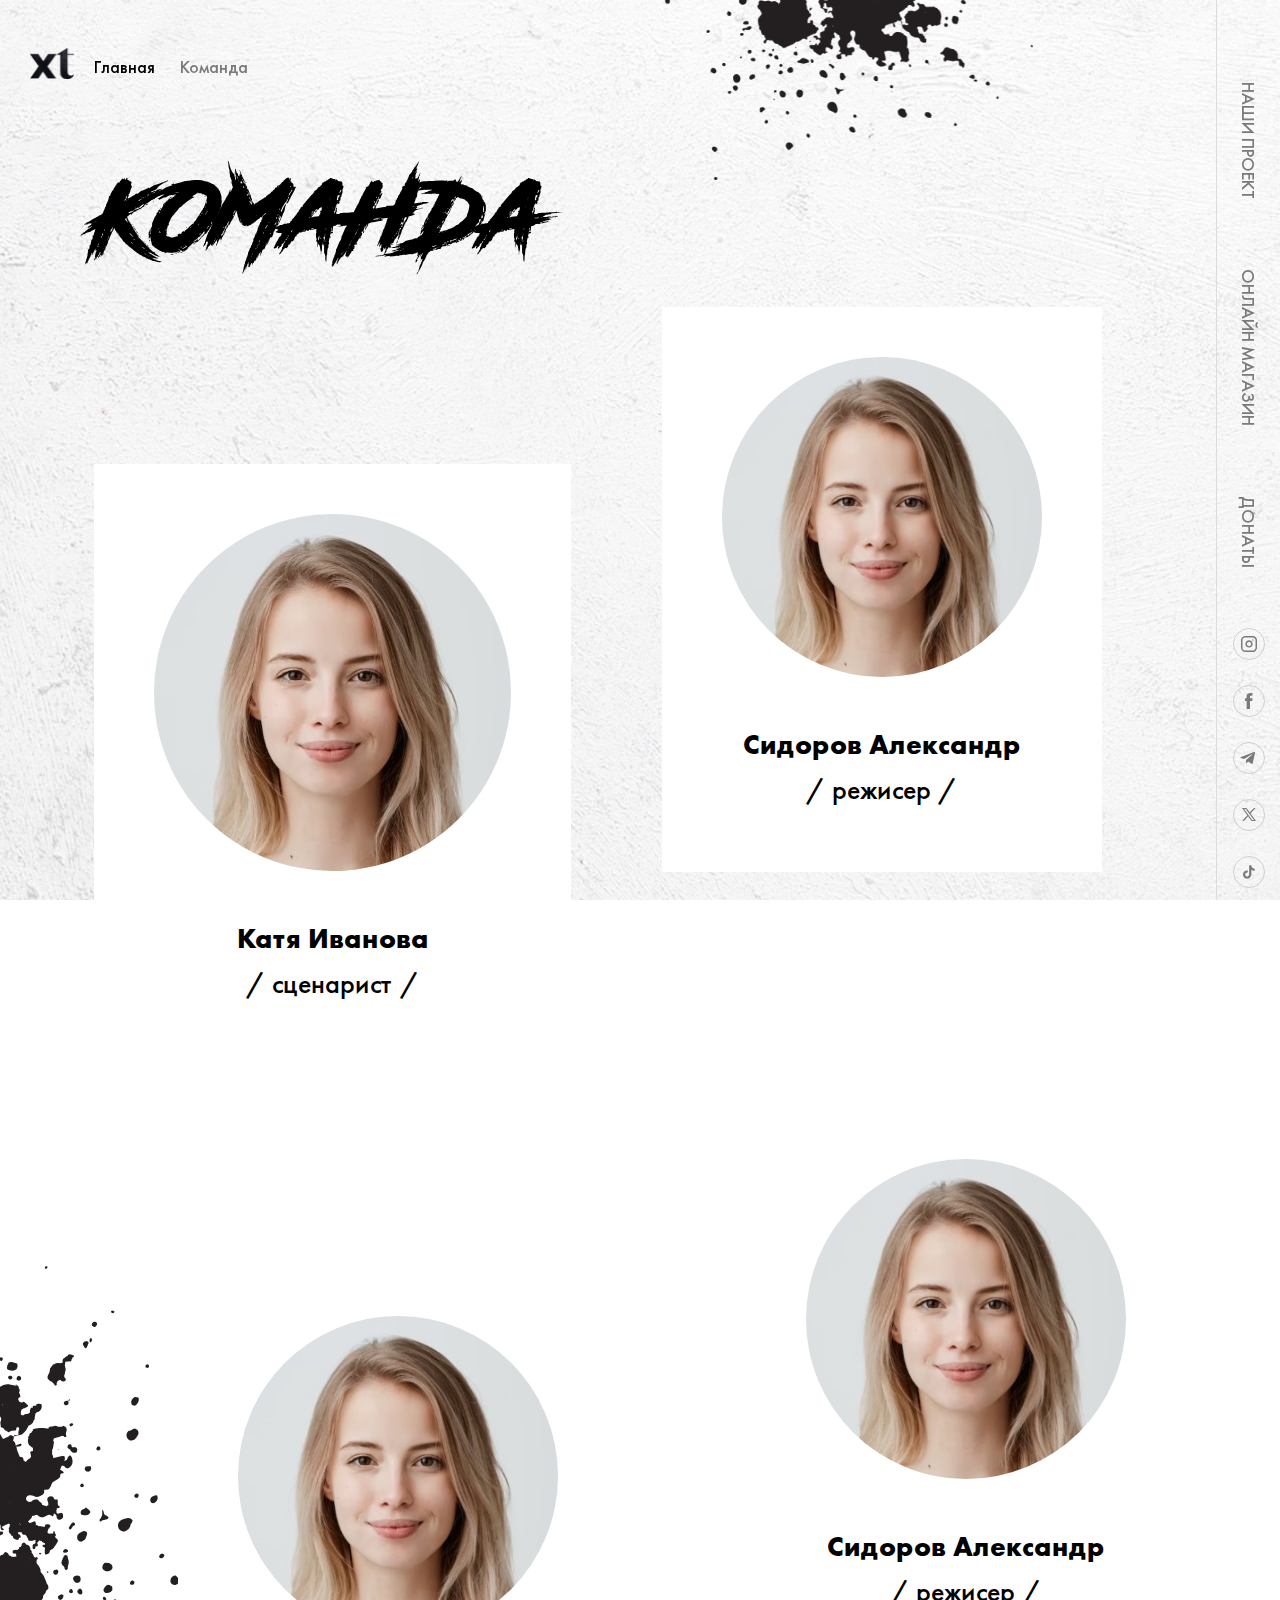
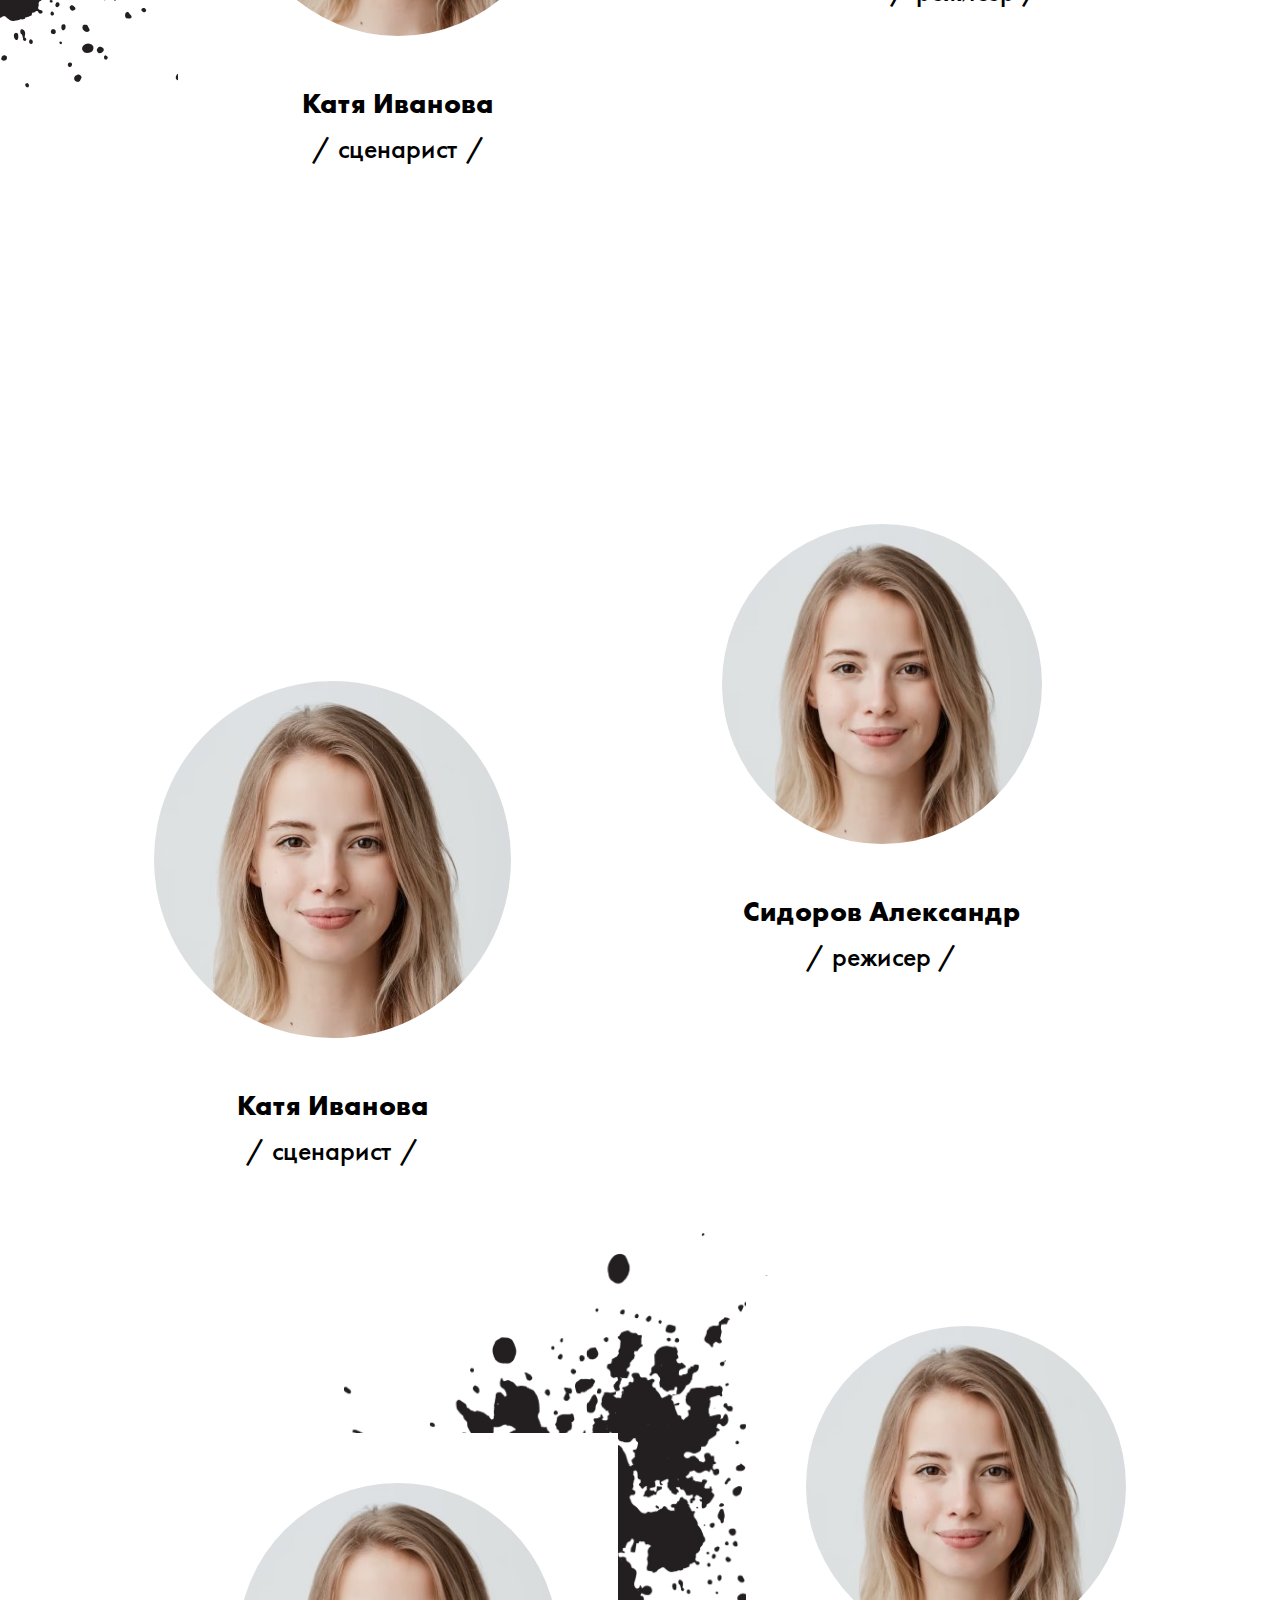
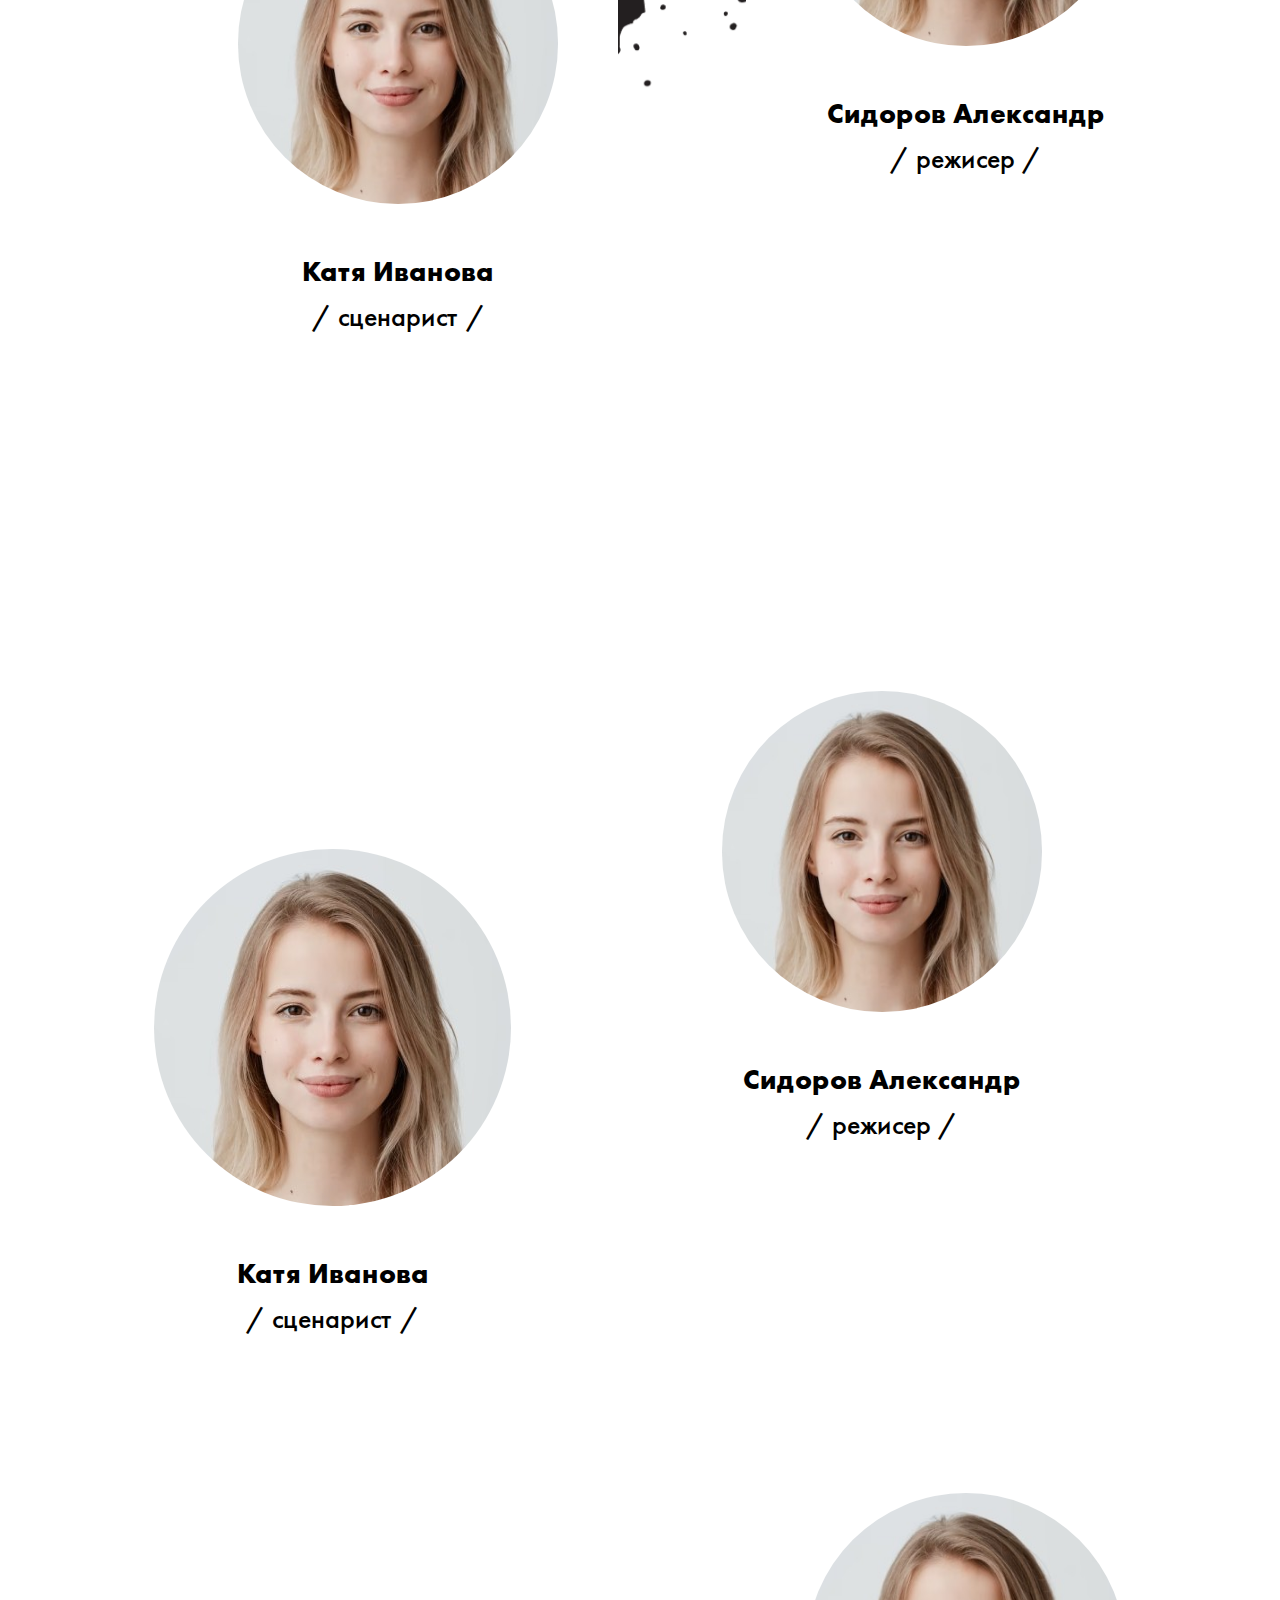
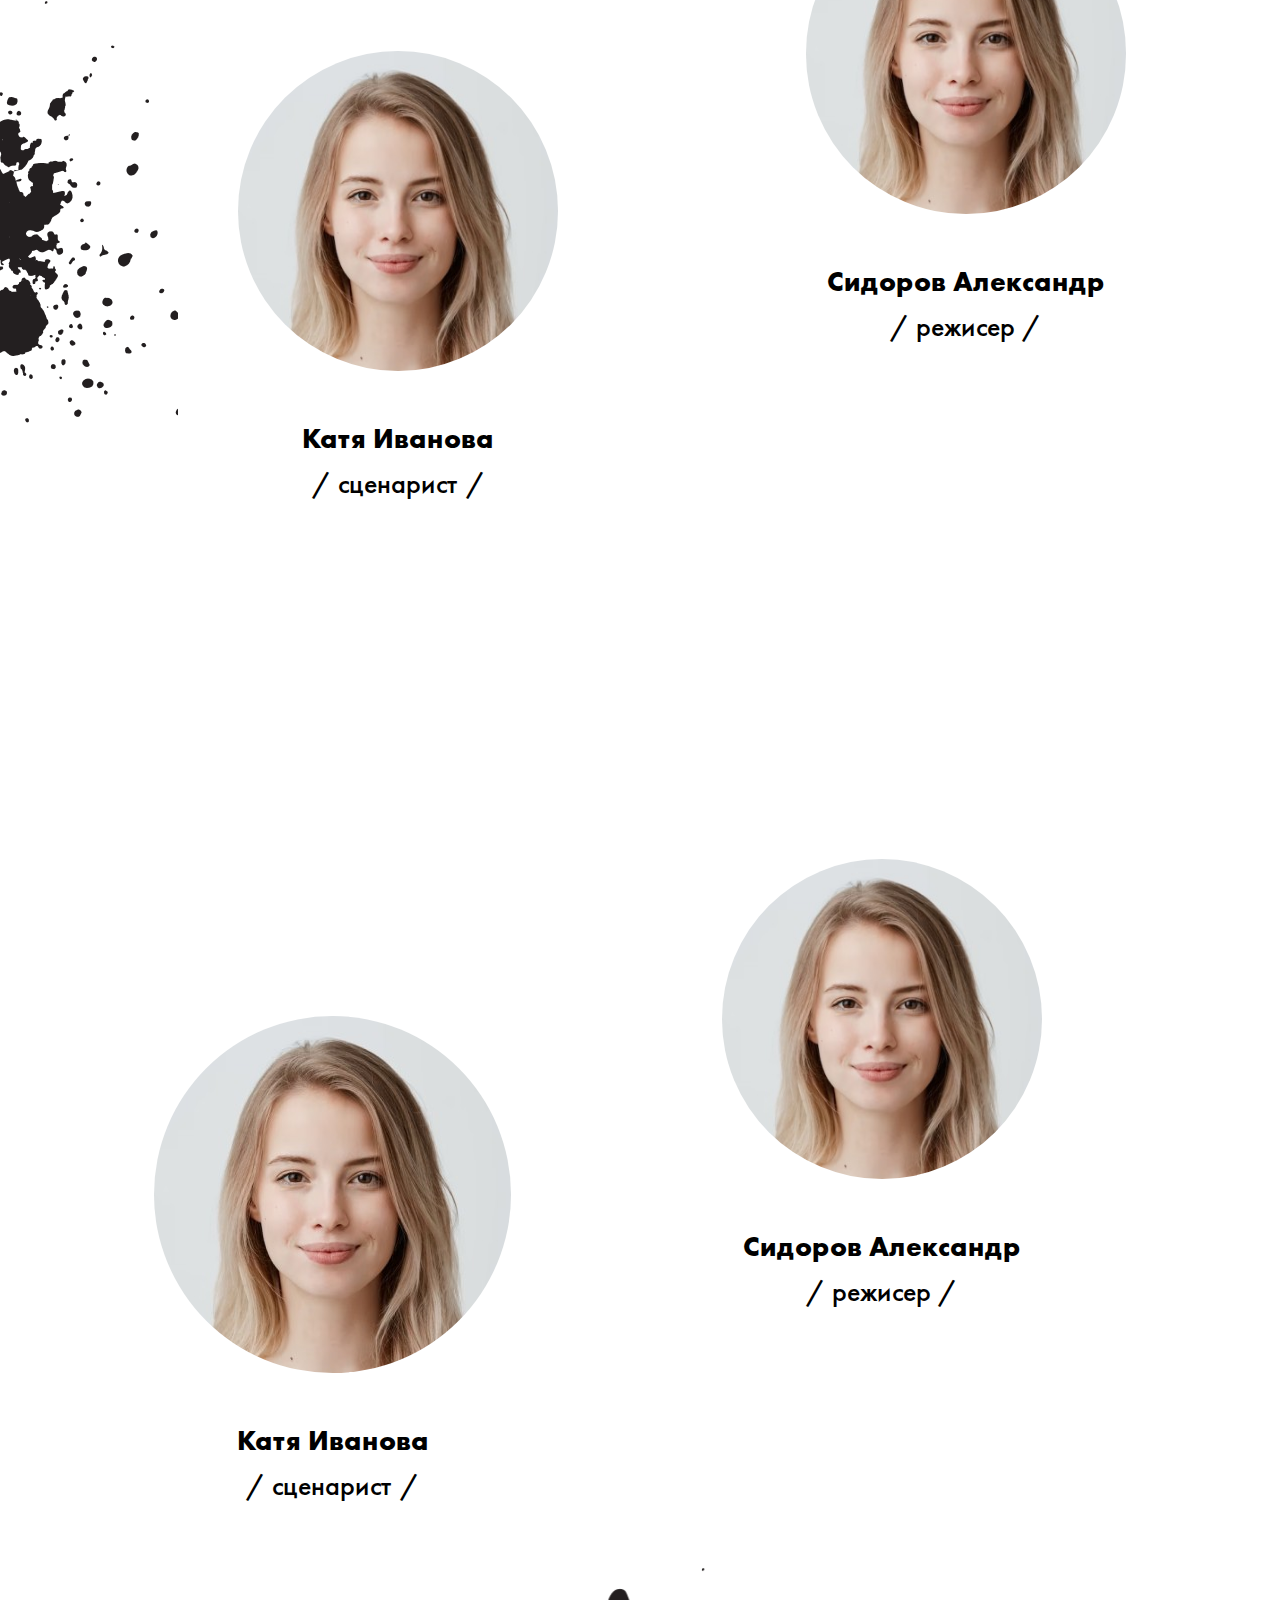
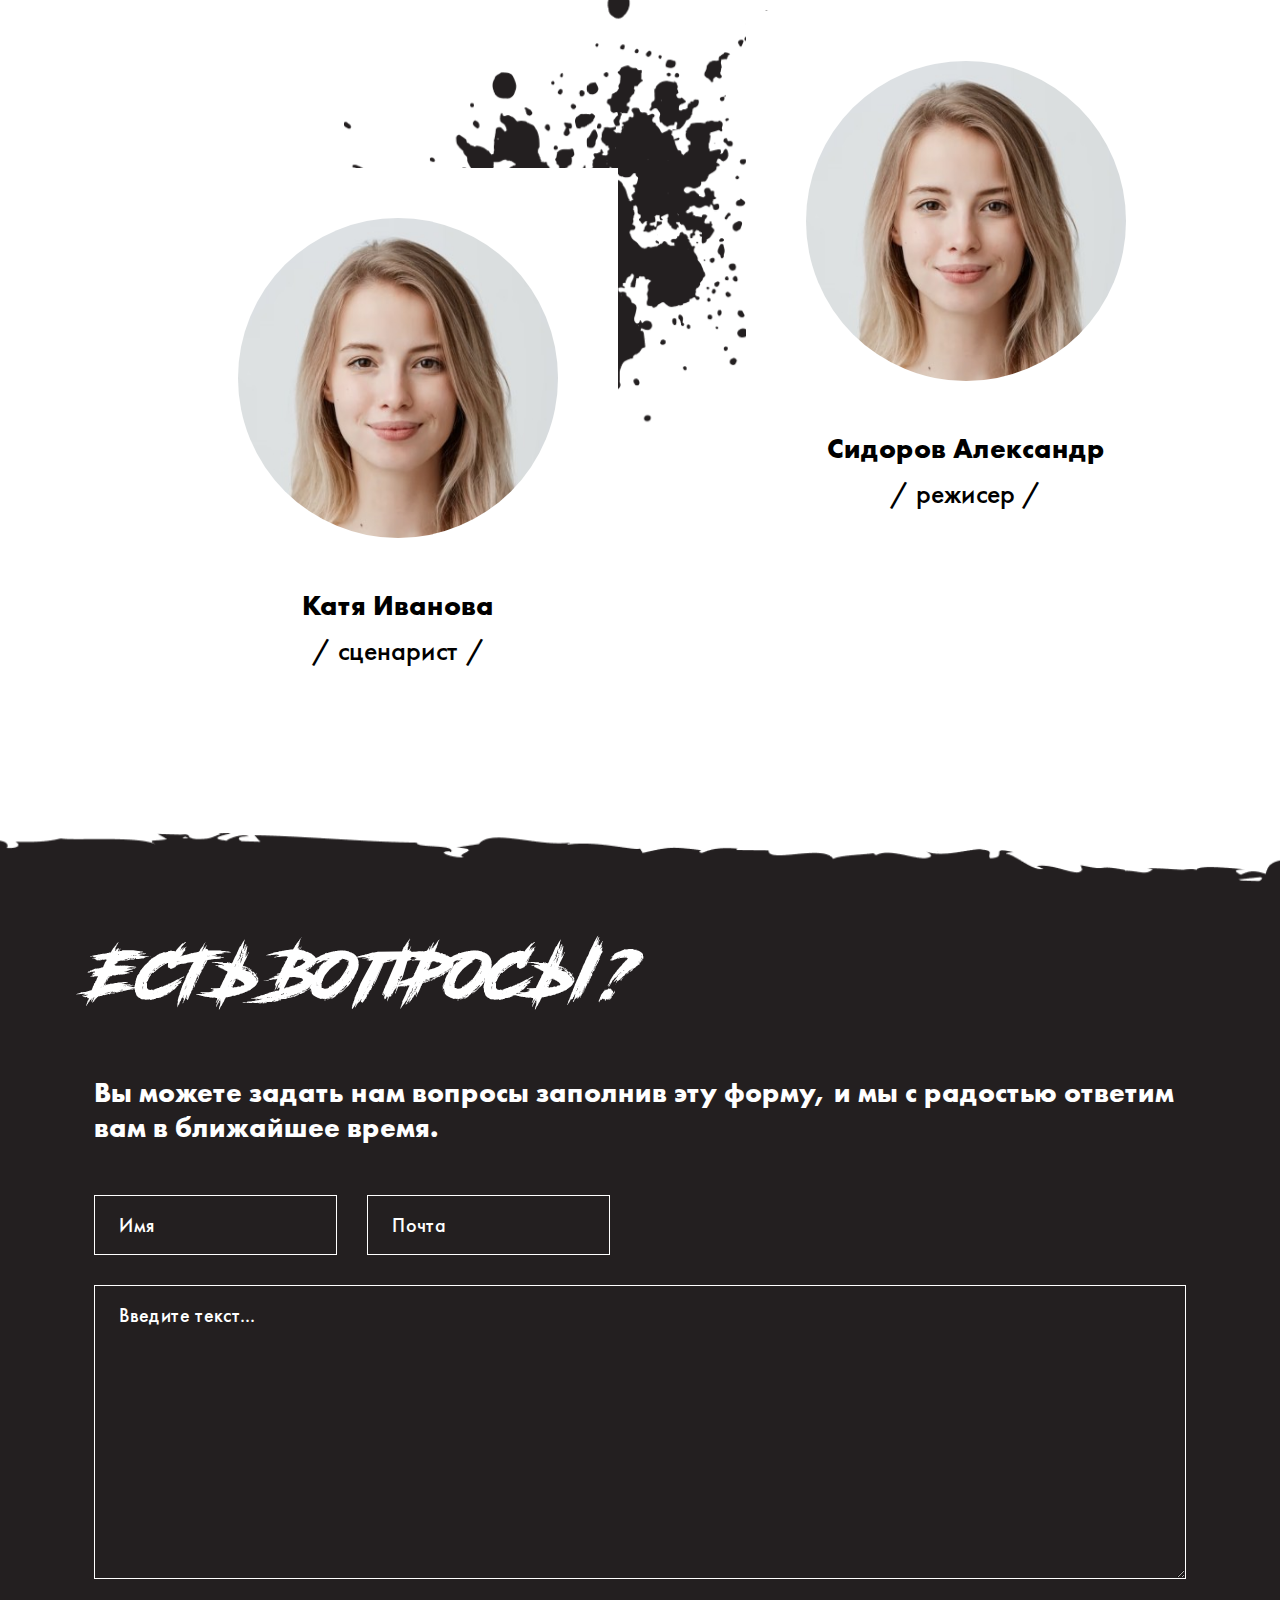
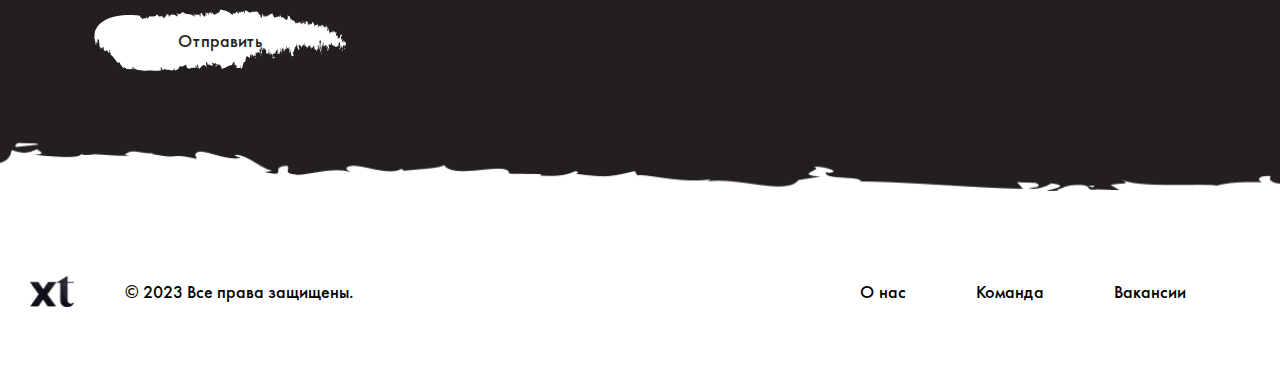
<file: team.html>
<!DOCTYPE html>
<html lang="ru">
<head>
    <meta charset="UTF-8">
    <meta http-equiv="X-UA-Compatible" content="IE=edge">
    <meta name="viewport" content="width=device-width, initial-scale=1.0">
    <link rel="stylesheet" href="css/style.css">
    <title>Команда - XT</title>
</head>
<body>
    <header class="header">
        <div class="wrapper">
            <div class="header__top">
                <a class="logo" href="#">
                    <img src="img/logo.svg" alt="">
                </a>
            </div>
            <img class="catalog-img-absolute-top catalog-img-absolute-top--team" src="img/catalog--absolute.png" alt="">
        </div>
        <div class="header__right">
            <nav class="menu">
                <a href="" onclick="openMenu(event)" class="menu__btn">
                    <span class="menu__btn__element"></span>
                </a>
                <ul class="menu__list">
                    <li class="menu__list__items">
                        <a class="menu__list__link" href="#">Наши проект</a>
                    </li>
                    <li class="menu__list__items">
                        <a class="menu__list__link" href="#">Онлайн магазин</a>
                    </li>
                    <li class="menu__list__items">
                        <a class="menu__list__link" href="#">Донаты</a>
                    </li>
                </ul>
            </nav>
            <div class="social">
                <div class="social__items">
                    <a class="social__items__link" href="#">
                        <svg class="social__icon" xmlns="http://www.w3.org/2000/svg" viewBox="0 0 32 32" fill="none">
                            <path d="M15.9927 8.00393C17.2354 8.00393 18.4759 7.99257 19.7187 8.00847C20.757 8.02211 21.6794 8.37653 22.4723 9.05585C23.1085 9.59885 23.5492 10.2713 23.7991 11.0665C23.9286 11.48 23.9991 11.9026 23.9991 12.3343C23.9991 14.8016 24.0104 17.2713 23.9945 19.7386C23.9877 20.7701 23.6219 21.6834 22.9517 22.4672C22.2951 23.2374 21.4658 23.7214 20.4707 23.9145C20.2208 23.9622 19.9618 23.994 19.7073 23.994C17.2468 24.0008 14.7863 24.0031 12.3257 23.994C11.3397 23.9917 10.4514 23.6759 9.67662 23.0648C8.80192 22.3718 8.25892 21.4744 8.07262 20.3702C8.03399 20.1453 8.009 19.9136 8.00673 19.6841C8.00219 17.2077 7.9931 14.7312 8.009 12.257C8.01582 11.2278 8.38388 10.3145 9.05638 9.52842C9.74932 8.7196 10.6286 8.24021 11.6714 8.05619C11.86 8.02211 12.0554 8.0062 12.2462 8.00393C13.4935 8.00166 14.7431 8.00393 15.9927 8.00393ZM16.004 22.5445C17.2036 22.5445 18.4055 22.549 19.6051 22.5422C19.8255 22.54 20.0504 22.5172 20.2685 22.4741C21.5703 22.2037 22.545 20.9996 22.545 19.6682C22.545 17.2258 22.5473 14.7835 22.5427 12.3411C22.5427 12.1639 22.5268 11.9844 22.4928 11.8117C22.2065 10.4122 21.0296 9.45799 19.5983 9.45799C17.1968 9.45799 14.7976 9.45572 12.3962 9.46026C12.178 9.46026 11.9577 9.48525 11.7441 9.52842C10.4241 9.80105 9.45624 11.0006 9.45624 12.3479C9.45624 14.7448 9.45624 17.1418 9.45624 19.5387C9.45624 19.675 9.46078 19.8113 9.47669 19.9454C9.56075 20.7428 9.92199 21.3926 10.54 21.897C11.0784 22.3377 11.7055 22.5445 12.403 22.5445C13.6048 22.5445 14.8044 22.5445 16.004 22.5445Z" fill="#7A7A7A"/>
                            <path d="M19.6642 15.9807C19.6665 17.9391 18.0898 19.6113 16.0223 19.6045C13.9979 19.5977 12.3894 17.9846 12.3985 15.9489C12.4076 13.8882 14.1002 12.3024 16.0995 12.3365C18.0625 12.3683 19.6824 13.9905 19.6642 15.9807ZM16.0314 13.7928C14.8249 13.7928 13.8503 14.7652 13.8503 15.9671C13.8525 17.1735 14.8249 18.1459 16.0314 18.1504C17.2287 18.155 18.2011 17.1758 18.2102 15.9693C18.217 14.7743 17.2309 13.7792 16.0314 13.7928Z" fill="#7A7A7A"/>
                            <path d="M20.0027 11.2754C20.4026 11.2754 20.7275 11.6026 20.7275 12.0047C20.7275 12.4046 20.4003 12.7294 19.9982 12.7294C19.5983 12.7294 19.2734 12.4023 19.2734 12.0001C19.2734 11.6003 19.6006 11.2754 20.0027 11.2754Z" fill="#7A7A7A"/>
                            <rect x="0.5" y="0.5" width="31" height="31" rx="15.5" stroke="#CFCFCF"/>
                        </svg>
                    </a>
                </div>
                <div class="social__items">
                    <a class="social__items__link" href="#">
                        <svg class="social__icon" xmlns="http://www.w3.org/2000/svg" viewBox="0 0 32 32" fill="none">
                            <path d="M13.6473 15.9942C13.0746 15.9942 12.5491 15.9942 12 15.9942C12 15.0924 12 14.2138 12 13.3004C12.5314 13.3004 13.0687 13.3004 13.6355 13.3004C13.6355 12.6545 13.6178 12.0495 13.6414 11.4385C13.6709 10.8102 13.7418 10.1818 14.037 9.60582C14.468 8.78545 15.1647 8.27927 16.0917 8.18618C17.1899 8.07564 18.294 8.05818 19.4277 8C19.4277 8.95418 19.4277 9.83855 19.4277 10.7578C19.0321 10.7578 18.6424 10.752 18.2527 10.7578C18.0224 10.7636 17.7863 10.7811 17.556 10.8218C17.1781 10.8916 16.9951 11.1709 16.9774 11.7295C16.9597 12.2298 16.9715 12.736 16.9715 13.2771C17.8158 13.2771 18.6424 13.2771 19.5044 13.2771C19.4808 13.6087 19.469 13.8996 19.4395 14.1905C19.3922 14.6735 19.3155 15.1564 19.2801 15.6451C19.2623 15.8953 19.1974 16.0058 18.9199 16C18.2822 15.9825 17.6446 15.9942 16.9833 15.9942C16.9833 18.6705 16.9833 21.3236 16.9833 24C15.8614 24 14.7691 24 13.6473 24C13.6473 21.3469 13.6473 18.6938 13.6473 15.9942Z" fill="#7A7A7A"/>
                            <rect x="0.5" y="0.5" width="31" height="31" rx="15.5" stroke="#CFCFCF"/>
                        </svg>
                    </a>
                </div>
                <div class="social__items">
                    <a class="social__items__link" href="#">
                        <svg class="social__icon" xmlns="http://www.w3.org/2000/svg" viewBox="0 0 32 32" fill="none">
                            <path d="M21.9582 11.0922L19.7449 21.2757C19.5778 21.9942 19.1425 22.1731 18.5238 21.8348L15.1511 19.4102L13.524 20.9373C13.3438 21.1131 13.1935 21.2598 12.8461 21.2598L13.0887 17.9091L19.3389 12.399C19.6108 12.1629 19.2797 12.0316 18.9167 12.2682L11.1897 17.0152L7.86313 15.9992C7.13967 15.7789 7.12657 15.2933 8.014 14.9545L21.0252 10.0639C21.6277 9.84359 22.1547 10.1947 21.9582 11.0927V11.0922Z" fill="#7A7A7A"/>
                            <rect x="0.5" y="0.5" width="31" height="31" rx="15.5" stroke="#CFCFCF"/>
                        </svg>
                    </a>
                </div>
                <div class="social__items">
                    <a class="social__items__link" href="#">
                        <svg class="social__icon" xmlns="http://www.w3.org/2000/svg" viewBox="0 0 32 32" fill="none">
                            <path d="M9 9.00498C9.27403 9.00498 9.48445 9.00498 9.68997 9.00498C10.8497 9.00498 12.0045 9.00997 13.1643 9C13.3355 9 13.4432 9.04983 13.546 9.19433C14.5687 10.5845 15.5963 11.9647 16.6239 13.3499C16.6631 13.3998 16.7071 13.4496 16.7658 13.5243C16.9713 13.2951 17.172 13.0809 17.3677 12.8616C18.4834 11.6259 19.5942 10.3902 20.7148 9.15945C20.7931 9.07474 20.9301 9.01495 21.0426 9.00997C21.5124 8.99502 21.9822 9.00498 22.5204 9.00498C20.8273 10.8835 19.1783 12.7171 17.5194 14.5608C19.3397 17.0272 21.1552 19.4837 22.9951 21.9751C22.8826 21.9851 22.814 21.995 22.7455 21.995C21.4488 21.995 20.152 21.99 18.8553 22C18.6742 22 18.5568 21.9452 18.4491 21.7957C17.3873 20.3557 16.3205 18.9157 15.2587 17.4806C15.2097 17.4159 15.1608 17.3561 15.0972 17.2714C14.6029 17.8245 14.1185 18.3626 13.634 18.8957C12.7532 19.8773 11.8773 20.8589 10.9867 21.8306C10.9084 21.9203 10.7567 21.9801 10.6344 21.9851C10.1744 22.005 9.70954 21.99 9.17616 21.99C10.9231 20.0418 12.6211 18.1483 14.3436 16.23C12.5722 13.8383 10.8057 11.4465 9 9.00498ZM11.0357 9.9816C11.1188 10.1012 11.1629 10.166 11.2118 10.2307C13.7123 13.614 16.2226 16.9874 18.6987 20.3856C19.0412 20.854 19.374 21.1031 19.9514 21.0184C20.2744 20.9736 20.6071 21.0084 20.9839 21.0084C20.8909 20.8789 20.8322 20.7992 20.7735 20.7244C19.3544 18.8061 17.9402 16.8927 16.5211 14.9743C15.3418 13.3749 14.1527 11.7704 12.9636 10.166C12.9049 10.0862 12.8071 9.99157 12.7239 9.98658C12.1807 9.97164 11.6375 9.9816 11.0357 9.9816Z" fill="#7A7A7A"/>
                            <rect x="0.5" y="0.5" width="31" height="31" rx="15.5" stroke="#CFCFCF"/>
                        </svg>
                    </a>
                </div>
                <div class="social__items">
                    <a class="social__items__link" href="#">
                        <svg class="social__icon" xmlns="http://www.w3.org/2000/svg" viewBox="0 0 32 32" fill="none">
                            <path d="M21.7075 12.6716C20.9454 12.6716 20.2423 12.4192 19.6777 11.9933C19.0301 11.505 18.5648 10.7889 18.4005 9.96342C18.3593 9.75587 18.3376 9.54491 18.3358 9.33331H16.1589V15.2818L16.1563 18.54C16.1563 19.4111 15.589 20.1497 14.8027 20.4095C14.5671 20.4874 14.3191 20.5203 14.0714 20.5065C13.7438 20.4885 13.4368 20.3897 13.17 20.23C12.6023 19.8905 12.2173 19.2745 12.2069 18.5698C12.1904 17.4684 13.0808 16.5704 14.1814 16.5704C14.3987 16.5704 14.6073 16.6059 14.8027 16.6703V14.46C14.5966 14.4295 14.3869 14.4136 14.1749 14.4136C12.9702 14.4136 11.8436 14.9143 11.0382 15.8164C10.4295 16.4982 10.0643 17.368 10.008 18.28C9.93421 19.4781 10.3726 20.6171 11.2228 21.4574C11.3478 21.5808 11.479 21.6953 11.6161 21.8009C12.3451 22.3619 13.2363 22.666 14.1749 22.666C14.3869 22.666 14.5966 22.6503 14.8027 22.6198C15.6795 22.4899 16.4885 22.0885 17.127 21.4574C17.9115 20.682 18.3449 19.6526 18.3496 18.557L18.3384 13.6914C18.7136 13.9807 19.1245 14.2204 19.5611 14.4044C20.2441 14.6926 20.9684 14.8387 21.7138 14.8384V12.6711C21.7143 12.6716 21.708 12.6716 21.7075 12.6716Z" fill="#7A7A7A"/>
                            <rect x="0.5" y="0.5" width="31" height="31" rx="15.5" stroke="#CFCFCF"/>
                        </svg>
                    </a>
                </div>
                <div class="social__items">
                    <a class="social__items__link" href="#">
                        <svg class="social__icon" xmlns="http://www.w3.org/2000/svg" viewBox="0 0 32 32" fill="none">
                            <path fill-rule="evenodd" clip-rule="evenodd" d="M24.3627 12.7794C24.3627 12.7794 24.1957 11.5777 23.6843 11.0484C23.0352 10.3535 22.3077 10.3503 21.9744 10.3099C19.5861 10.1334 16.0037 10.1334 16.0037 10.1334H15.9963C15.9963 10.1334 12.4139 10.1334 10.0256 10.3099C9.69174 10.3503 8.96481 10.3535 8.31521 11.0484C7.80374 11.5777 7.63734 12.7794 7.63734 12.7794C7.63734 12.7794 7.46667 14.191 7.46667 15.602V16.9253C7.46667 18.3369 7.63734 19.748 7.63734 19.748C7.63734 19.748 7.80374 20.9497 8.31521 21.479C8.96481 22.1738 9.81761 22.152 10.1973 22.2245C11.5627 22.3586 16 22.4 16 22.4C16 22.4 19.5861 22.3946 21.9744 22.218C22.3077 22.1771 23.0352 22.1738 23.6843 21.479C24.1957 20.9497 24.3627 19.748 24.3627 19.748C24.3627 19.748 24.5333 18.3369 24.5333 16.9253V15.602C24.5333 14.191 24.3627 12.7794 24.3627 12.7794Z" fill="#7A7A7A"/>
                            <path fill-rule="evenodd" clip-rule="evenodd" d="M14.2378 18.5288L14.2373 13.6285L18.8485 16.0871L14.2378 18.5288Z" fill="white"/>
                            <rect x="0.5" y="0.5" width="31" height="31" rx="15.5" stroke="#CFCFCF"/>
                        </svg>
                    </a>
                </div>
            </div>
            <div class="basket">
                <a class="backet__link" href="#">
                    <svg class="social__icon--basket" xmlns="http://www.w3.org/2000/svg" viewBox="0 0 62 62" fill="none">
                        <path d="M20.3334 40.3334C20.3334 41.0406 20.6143 41.7189 21.1144 42.219C21.6145 42.7191 22.2928 43 23 43C23.7073 43 24.3856 42.7191 24.8857 42.219C25.3858 41.7189 25.6667 41.0406 25.6667 40.3334C25.6667 39.6261 25.3858 38.9478 24.8857 38.4477C24.3856 37.9476 23.7073 37.6667 23 37.6667C22.2928 37.6667 21.6145 37.9476 21.1144 38.4477C20.6143 38.9478 20.3334 39.6261 20.3334 40.3334Z" stroke="#7A7A7A" stroke-width="2.75" stroke-linecap="round" stroke-linejoin="round"/>
                        <path d="M35 40.3334C35 41.0406 35.281 41.7189 35.781 42.219C36.2811 42.7191 36.9594 43 37.6667 43C38.3739 43 39.0522 42.7191 39.5523 42.219C40.0524 41.7189 40.3333 41.0406 40.3333 40.3334C40.3333 39.6261 40.0524 38.9478 39.5523 38.4477C39.0522 37.9476 38.3739 37.6667 37.6667 37.6667C36.9594 37.6667 36.2811 37.9476 35.781 38.4477C35.281 38.9478 35 39.6261 35 40.3334Z" stroke="#7A7A7A" stroke-width="2.75" stroke-linecap="round" stroke-linejoin="round"/>
                        <path d="M37.6667 37.6667H23V19H20.3334" stroke="#7A7A7A" stroke-width="2.75" stroke-linecap="round" stroke-linejoin="round"/>
                        <path d="M23 21.6667L41.6667 23L40.3333 32.3334H23" stroke="#7A7A7A" stroke-width="2.75" stroke-linecap="round" stroke-linejoin="round"/>
                    </svg>
                </a>
            </div>
        </div>
    </header>
    <section class="breadcrumbs">
        <div class="wrapper">
            <ul class="breadcrumbs__list">
                <li class="breadcrumbs__list__items">
                    <a href="#" class="breadcrumbs__link">Главная</a>
                </li>
                <li class="breadcrumbs__list__items">Команда</li>
            </ul>
        </div>
    </section>
    <section class="about">
        <div class="wrapper">
            <div class="page-title">
                <h1>Команда</h1>
            </div>
        </div>
    </section>
    <section class="team">
        <div class="wrapper wrapper--team">
            <div class="team__box">
                <div class="team__box__items">
                    <a class="team__box__link" href="#">
                        <img class="team__box__inner__img" src="img/team__img.jpg" alt="">
                        <p>Катя Иванова</p>
                        <span>/ сценарист /</span>
                    </a>
                </div>
                <div class="team__box__items team__box__items--top ">
                    <a class="team__box__link team__box__link--first-right--top" href="#">
                        <img class="team__box__inner__img" src="img/team__img.jpg" alt="">
                        <p>Сидоров Александр</p>
                        <span>/ режисер /</span>
                    </a>
                </div>
                <div class="team__box__items">
                    <img class="team__img__left0-absolute" src="img/team__ledt__absolute.png" alt="">
                    <a class="team__box__link team__box__link--two-left" href="#">
                        <img class="team__box__inner__img" src="img/team__img.jpg" alt="">
                        <p>Катя Иванова</p>
                        <span>/ сценарист /</span>
                    </a>
                </div>
                <div class="team__box__items team__box__items--top">
                    <a class="team__box__link team__box__link--end" href="#">
                        <img class="team__box__inner__img" src="img/team__img.jpg" alt="">
                        <p>Сидоров Александр</p>
                        <span>/ режисер /</span>
                    </a>
                </div>
            </div>
            <div class="team__box">
                <div class="team__box__items">
                    <a class="team__box__link" href="#">
                        <img class="team__box__inner__img" src="img/team__img.jpg" alt="">
                        <p>Катя Иванова</p>
                        <span>/ сценарист /</span>
                    </a>
                </div>
                <div class="team__box__items team__box__items--top ">
                    <a class="team__box__link team__box__link--first-right--top" href="#">
                        <img class="team__box__inner__img" src="img/team__img.jpg" alt="">
                        <p>Сидоров Александр</p>
                        <span>/ режисер /</span>
                    </a>
                </div>
                <div class="team__box__items">
                    <img class="team__img__right0-seven-absolute" src="img/team__right__seven-absolute.png" alt="">
                    <a class="team__box__link team__box__link--two-left" href="#">
                        <img class="team__box__inner__img" src="img/team__img.jpg" alt="">
                        <p>Катя Иванова</p>
                        <span>/ сценарист /</span>
                    </a>
                </div>
                <div class="team__box__items team__box__items--top">
                    <a class="team__box__link team__box__link--end" href="#">
                        <img class="team__box__inner__img" src="img/team__img.jpg" alt="">
                        <p>Сидоров Александр</p>
                        <span>/ режисер /</span>
                    </a>
                </div>
            </div>
            <div class="team__box">
                <div class="team__box__items">
                    <a class="team__box__link" href="#">
                        <img class="team__box__inner__img" src="img/team__img.jpg" alt="">
                        <p>Катя Иванова</p>
                        <span>/ сценарист /</span>
                    </a>
                </div>
                <div class="team__box__items team__box__items--top ">
                    <a class="team__box__link team__box__link--first-right--top" href="#">
                        <img class="team__box__inner__img" src="img/team__img.jpg" alt="">
                        <p>Сидоров Александр</p>
                        <span>/ режисер /</span>
                    </a>
                </div>
                <div class="team__box__items">
                    <img class="team__img__left0-absolute" src="img/team__ledt__absolute.png" alt="">
                    <a class="team__box__link team__box__link--two-left" href="#">
                        <img class="team__box__inner__img" src="img/team__img.jpg" alt="">
                        <p>Катя Иванова</p>
                        <span>/ сценарист /</span>
                    </a>
                </div>
                <div class="team__box__items team__box__items--top">
                    <a class="team__box__link team__box__link--end" href="#">
                        <img class="team__box__inner__img" src="img/team__img.jpg" alt="">
                        <p>Сидоров Александр</p>
                        <span>/ режисер /</span>
                    </a>
                </div>
            </div>
            <div class="team__box">
                <div class="team__box__items">
                    <a class="team__box__link" href="#">
                        <img class="team__box__inner__img" src="img/team__img.jpg" alt="">
                        <p>Катя Иванова</p>
                        <span>/ сценарист /</span>
                    </a>
                </div>
                <div class="team__box__items team__box__items--top ">
                    <a class="team__box__link team__box__link--first-right--top" href="#">
                        <img class="team__box__inner__img" src="img/team__img.jpg" alt="">
                        <p>Сидоров Александр</p>
                        <span>/ режисер /</span>
                    </a>
                </div>
                <div class="team__box__items">
                    <img class="team__img__right0-seven-absolute" src="img/team__right__seven-absolute.png" alt="">
                    <a class="team__box__link team__box__link--two-left" href="#">
                        <img class="team__box__inner__img" src="img/team__img.jpg" alt="">
                        <p>Катя Иванова</p>
                        <span>/ сценарист /</span>
                    </a>
                </div>
                <div class="team__box__items team__box__items--top">
                    <a class="team__box__link team__box__link--end" href="#">
                        <img class="team__box__inner__img" src="img/team__img.jpg" alt="">
                        <p>Сидоров Александр</p>
                        <span>/ режисер /</span>
                    </a>
                </div>
            </div>
        </div>
    </section>
    <section class="feedback section--full">
        <div class="wrapper wrapper--full">
            <div class="section__title section__title--feedback">
                <h2>Есть вопросы?</h2>
            </div>
            <div class="feedback__content">
                <p>Вы можете задать нам вопросы заполнив эту форму, и мы с радостью ответим вам в ближайшее время.</p>
            </div>
            <form class="feedback__form" action="#">
                <div class="feedback__form__items">
                    <div class="feedback__form__row">
                        <input class="feedback__form__input" type="text" name="firstname" id="firstname" placeholder="Имя" required>
                        <input class="feedback__form__input" type="email" name="email" id="email" placeholder="Почта" required>
                    </div>
                </div>
                <div class="feedback__form__items">
                    <textarea class="feedback__form__textarea" name="message" id="" cols="30" rows="10" placeholder="Введите текст..."></textarea>
                </div>
                <div class="feedback__form__items">
                    <button class="feedback__form__btn" type="submit">Отправить</button>
                </div>
            </form>
        </div>
    </section>
    <footer class="footer">
        <div class="wrapper wrapper--footer">
            <div class="footer__box">
                <div class="footer__box__items">
                    <a class="logo" href="#">
                        <img src="img/logo.svg" alt="">
                    </a>
                    <p>© 2023 Все права защищены.</p>
                </div>
                <div class="footer__box__items">
                    <ul class="footer__menu__list">
                        <li class="footer__menu__list__items">
                            <a class="footer__link" href="#">О нас</a>
                        </li>
                        <li class="footer__menu__list__items">
                            <a class="footer__link" href="#">Команда</a>
                        </li>
                        <li class="footer__menu__list__items">
                            <a class="footer__link" href="#">Вакансии</a>
                        </li>
                    </ul>
                </div>
            </div>
        </div>
    </footer>
    <script src="js/jquery-3.7.1.min.js"></script>
    <script src="js/slick.min.js"></script>
    <script src="js/main.js"></script>
</body>
</html>
</file>
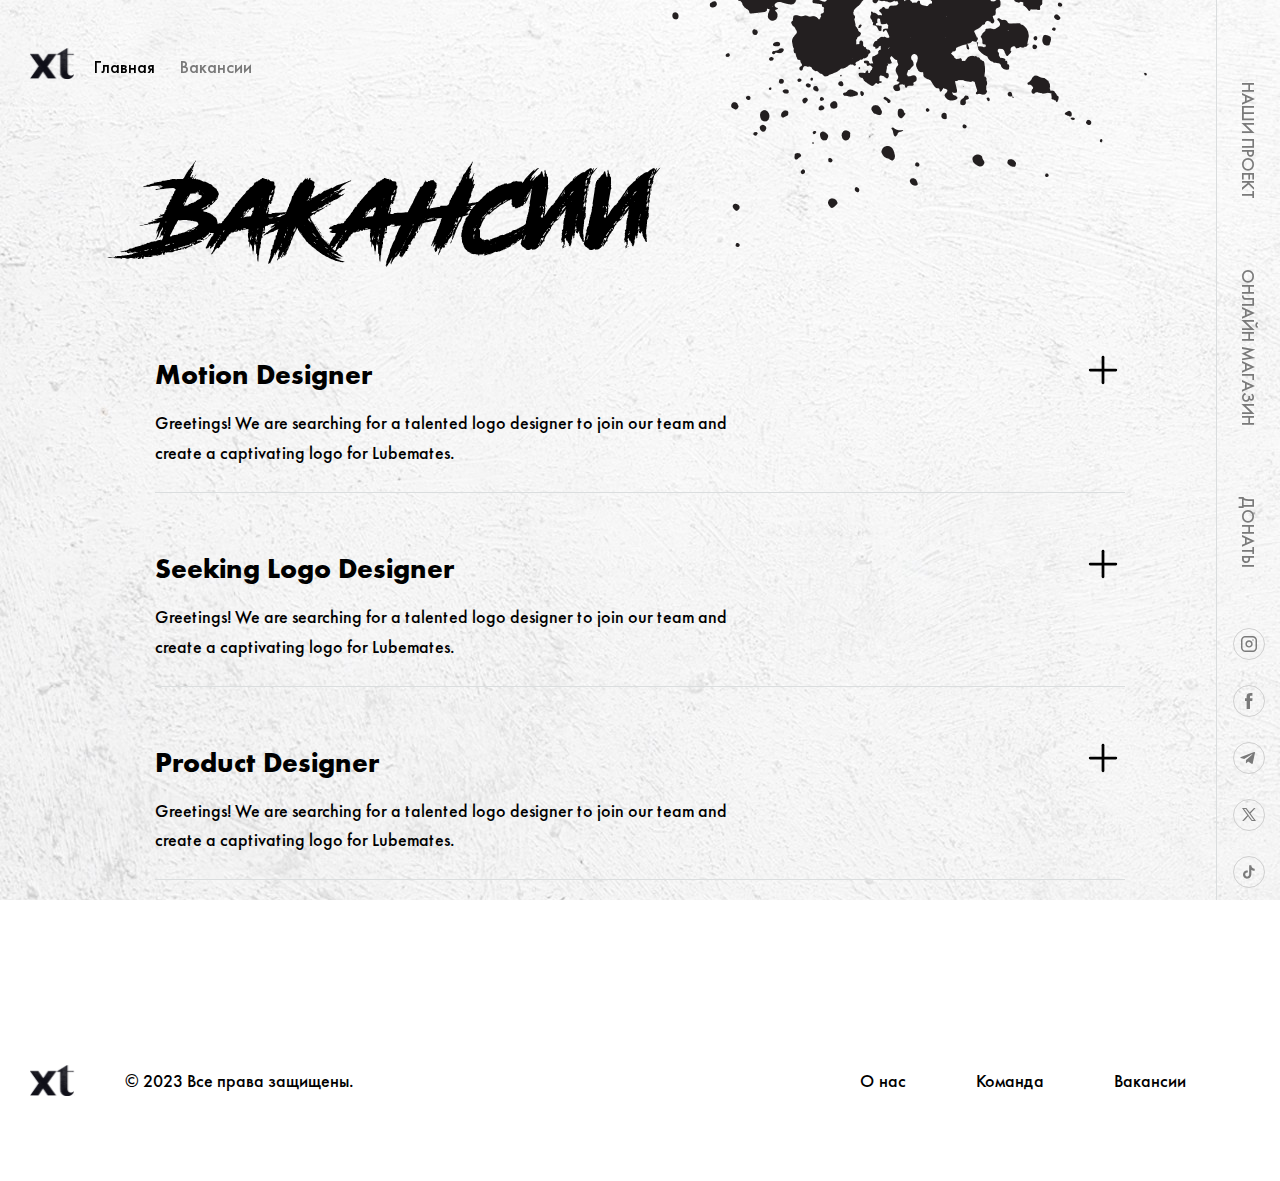
<file: vacancies.html>
<!DOCTYPE html>
<html lang="ru">
<head>
    <meta charset="UTF-8">
    <meta http-equiv="X-UA-Compatible" content="IE=edge">
    <meta name="viewport" content="width=device-width, initial-scale=1.0">
    <link rel="stylesheet" href="css/style.css">
    <title>Вакансии - XT</title>
</head>
<body>
    <header class="header">
        <div class="wrapper">
            <div class="header__top">
                <a class="logo" href="#">
                    <img src="img/logo.svg" alt="">
                </a>
            </div>
            <img class="catalog-img-absolute-top" src="img/catalog--absolute.png" alt="">
        </div>
        <div class="header__right">
            <nav class="menu">
                <a href="" onclick="openMenu(event)" class="menu__btn">
                    <span class="menu__btn__element"></span>
                </a>
                <ul class="menu__list">
                    <li class="menu__list__items">
                        <a class="menu__list__link" href="#">Наши проект</a>
                    </li>
                    <li class="menu__list__items">
                        <a class="menu__list__link" href="#">Онлайн магазин</a>
                    </li>
                    <li class="menu__list__items">
                        <a class="menu__list__link" href="#">Донаты</a>
                    </li>
                </ul>
            </nav>
            <div class="social">
                <div class="social__items">
                    <a class="social__items__link" href="#">
                        <svg class="social__icon" xmlns="http://www.w3.org/2000/svg" viewBox="0 0 32 32" fill="none">
                            <path d="M15.9927 8.00393C17.2354 8.00393 18.4759 7.99257 19.7187 8.00847C20.757 8.02211 21.6794 8.37653 22.4723 9.05585C23.1085 9.59885 23.5492 10.2713 23.7991 11.0665C23.9286 11.48 23.9991 11.9026 23.9991 12.3343C23.9991 14.8016 24.0104 17.2713 23.9945 19.7386C23.9877 20.7701 23.6219 21.6834 22.9517 22.4672C22.2951 23.2374 21.4658 23.7214 20.4707 23.9145C20.2208 23.9622 19.9618 23.994 19.7073 23.994C17.2468 24.0008 14.7863 24.0031 12.3257 23.994C11.3397 23.9917 10.4514 23.6759 9.67662 23.0648C8.80192 22.3718 8.25892 21.4744 8.07262 20.3702C8.03399 20.1453 8.009 19.9136 8.00673 19.6841C8.00219 17.2077 7.9931 14.7312 8.009 12.257C8.01582 11.2278 8.38388 10.3145 9.05638 9.52842C9.74932 8.7196 10.6286 8.24021 11.6714 8.05619C11.86 8.02211 12.0554 8.0062 12.2462 8.00393C13.4935 8.00166 14.7431 8.00393 15.9927 8.00393ZM16.004 22.5445C17.2036 22.5445 18.4055 22.549 19.6051 22.5422C19.8255 22.54 20.0504 22.5172 20.2685 22.4741C21.5703 22.2037 22.545 20.9996 22.545 19.6682C22.545 17.2258 22.5473 14.7835 22.5427 12.3411C22.5427 12.1639 22.5268 11.9844 22.4928 11.8117C22.2065 10.4122 21.0296 9.45799 19.5983 9.45799C17.1968 9.45799 14.7976 9.45572 12.3962 9.46026C12.178 9.46026 11.9577 9.48525 11.7441 9.52842C10.4241 9.80105 9.45624 11.0006 9.45624 12.3479C9.45624 14.7448 9.45624 17.1418 9.45624 19.5387C9.45624 19.675 9.46078 19.8113 9.47669 19.9454C9.56075 20.7428 9.92199 21.3926 10.54 21.897C11.0784 22.3377 11.7055 22.5445 12.403 22.5445C13.6048 22.5445 14.8044 22.5445 16.004 22.5445Z" fill="#7A7A7A"/>
                            <path d="M19.6642 15.9807C19.6665 17.9391 18.0898 19.6113 16.0223 19.6045C13.9979 19.5977 12.3894 17.9846 12.3985 15.9489C12.4076 13.8882 14.1002 12.3024 16.0995 12.3365C18.0625 12.3683 19.6824 13.9905 19.6642 15.9807ZM16.0314 13.7928C14.8249 13.7928 13.8503 14.7652 13.8503 15.9671C13.8525 17.1735 14.8249 18.1459 16.0314 18.1504C17.2287 18.155 18.2011 17.1758 18.2102 15.9693C18.217 14.7743 17.2309 13.7792 16.0314 13.7928Z" fill="#7A7A7A"/>
                            <path d="M20.0027 11.2754C20.4026 11.2754 20.7275 11.6026 20.7275 12.0047C20.7275 12.4046 20.4003 12.7294 19.9982 12.7294C19.5983 12.7294 19.2734 12.4023 19.2734 12.0001C19.2734 11.6003 19.6006 11.2754 20.0027 11.2754Z" fill="#7A7A7A"/>
                            <rect x="0.5" y="0.5" width="31" height="31" rx="15.5" stroke="#CFCFCF"/>
                        </svg>
                    </a>
                </div>
                <div class="social__items">
                    <a class="social__items__link" href="#">
                        <svg class="social__icon" xmlns="http://www.w3.org/2000/svg" viewBox="0 0 32 32" fill="none">
                            <path d="M13.6473 15.9942C13.0746 15.9942 12.5491 15.9942 12 15.9942C12 15.0924 12 14.2138 12 13.3004C12.5314 13.3004 13.0687 13.3004 13.6355 13.3004C13.6355 12.6545 13.6178 12.0495 13.6414 11.4385C13.6709 10.8102 13.7418 10.1818 14.037 9.60582C14.468 8.78545 15.1647 8.27927 16.0917 8.18618C17.1899 8.07564 18.294 8.05818 19.4277 8C19.4277 8.95418 19.4277 9.83855 19.4277 10.7578C19.0321 10.7578 18.6424 10.752 18.2527 10.7578C18.0224 10.7636 17.7863 10.7811 17.556 10.8218C17.1781 10.8916 16.9951 11.1709 16.9774 11.7295C16.9597 12.2298 16.9715 12.736 16.9715 13.2771C17.8158 13.2771 18.6424 13.2771 19.5044 13.2771C19.4808 13.6087 19.469 13.8996 19.4395 14.1905C19.3922 14.6735 19.3155 15.1564 19.2801 15.6451C19.2623 15.8953 19.1974 16.0058 18.9199 16C18.2822 15.9825 17.6446 15.9942 16.9833 15.9942C16.9833 18.6705 16.9833 21.3236 16.9833 24C15.8614 24 14.7691 24 13.6473 24C13.6473 21.3469 13.6473 18.6938 13.6473 15.9942Z" fill="#7A7A7A"/>
                            <rect x="0.5" y="0.5" width="31" height="31" rx="15.5" stroke="#CFCFCF"/>
                        </svg>
                    </a>
                </div>
                <div class="social__items">
                    <a class="social__items__link" href="#">
                        <svg class="social__icon" xmlns="http://www.w3.org/2000/svg" viewBox="0 0 32 32" fill="none">
                            <path d="M21.9582 11.0922L19.7449 21.2757C19.5778 21.9942 19.1425 22.1731 18.5238 21.8348L15.1511 19.4102L13.524 20.9373C13.3438 21.1131 13.1935 21.2598 12.8461 21.2598L13.0887 17.9091L19.3389 12.399C19.6108 12.1629 19.2797 12.0316 18.9167 12.2682L11.1897 17.0152L7.86313 15.9992C7.13967 15.7789 7.12657 15.2933 8.014 14.9545L21.0252 10.0639C21.6277 9.84359 22.1547 10.1947 21.9582 11.0927V11.0922Z" fill="#7A7A7A"/>
                            <rect x="0.5" y="0.5" width="31" height="31" rx="15.5" stroke="#CFCFCF"/>
                        </svg>
                    </a>
                </div>
                <div class="social__items">
                    <a class="social__items__link" href="#">
                        <svg class="social__icon" xmlns="http://www.w3.org/2000/svg" viewBox="0 0 32 32" fill="none">
                            <path d="M9 9.00498C9.27403 9.00498 9.48445 9.00498 9.68997 9.00498C10.8497 9.00498 12.0045 9.00997 13.1643 9C13.3355 9 13.4432 9.04983 13.546 9.19433C14.5687 10.5845 15.5963 11.9647 16.6239 13.3499C16.6631 13.3998 16.7071 13.4496 16.7658 13.5243C16.9713 13.2951 17.172 13.0809 17.3677 12.8616C18.4834 11.6259 19.5942 10.3902 20.7148 9.15945C20.7931 9.07474 20.9301 9.01495 21.0426 9.00997C21.5124 8.99502 21.9822 9.00498 22.5204 9.00498C20.8273 10.8835 19.1783 12.7171 17.5194 14.5608C19.3397 17.0272 21.1552 19.4837 22.9951 21.9751C22.8826 21.9851 22.814 21.995 22.7455 21.995C21.4488 21.995 20.152 21.99 18.8553 22C18.6742 22 18.5568 21.9452 18.4491 21.7957C17.3873 20.3557 16.3205 18.9157 15.2587 17.4806C15.2097 17.4159 15.1608 17.3561 15.0972 17.2714C14.6029 17.8245 14.1185 18.3626 13.634 18.8957C12.7532 19.8773 11.8773 20.8589 10.9867 21.8306C10.9084 21.9203 10.7567 21.9801 10.6344 21.9851C10.1744 22.005 9.70954 21.99 9.17616 21.99C10.9231 20.0418 12.6211 18.1483 14.3436 16.23C12.5722 13.8383 10.8057 11.4465 9 9.00498ZM11.0357 9.9816C11.1188 10.1012 11.1629 10.166 11.2118 10.2307C13.7123 13.614 16.2226 16.9874 18.6987 20.3856C19.0412 20.854 19.374 21.1031 19.9514 21.0184C20.2744 20.9736 20.6071 21.0084 20.9839 21.0084C20.8909 20.8789 20.8322 20.7992 20.7735 20.7244C19.3544 18.8061 17.9402 16.8927 16.5211 14.9743C15.3418 13.3749 14.1527 11.7704 12.9636 10.166C12.9049 10.0862 12.8071 9.99157 12.7239 9.98658C12.1807 9.97164 11.6375 9.9816 11.0357 9.9816Z" fill="#7A7A7A"/>
                            <rect x="0.5" y="0.5" width="31" height="31" rx="15.5" stroke="#CFCFCF"/>
                        </svg>
                    </a>
                </div>
                <div class="social__items">
                    <a class="social__items__link" href="#">
                        <svg class="social__icon" xmlns="http://www.w3.org/2000/svg" viewBox="0 0 32 32" fill="none">
                            <path d="M21.7075 12.6716C20.9454 12.6716 20.2423 12.4192 19.6777 11.9933C19.0301 11.505 18.5648 10.7889 18.4005 9.96342C18.3593 9.75587 18.3376 9.54491 18.3358 9.33331H16.1589V15.2818L16.1563 18.54C16.1563 19.4111 15.589 20.1497 14.8027 20.4095C14.5671 20.4874 14.3191 20.5203 14.0714 20.5065C13.7438 20.4885 13.4368 20.3897 13.17 20.23C12.6023 19.8905 12.2173 19.2745 12.2069 18.5698C12.1904 17.4684 13.0808 16.5704 14.1814 16.5704C14.3987 16.5704 14.6073 16.6059 14.8027 16.6703V14.46C14.5966 14.4295 14.3869 14.4136 14.1749 14.4136C12.9702 14.4136 11.8436 14.9143 11.0382 15.8164C10.4295 16.4982 10.0643 17.368 10.008 18.28C9.93421 19.4781 10.3726 20.6171 11.2228 21.4574C11.3478 21.5808 11.479 21.6953 11.6161 21.8009C12.3451 22.3619 13.2363 22.666 14.1749 22.666C14.3869 22.666 14.5966 22.6503 14.8027 22.6198C15.6795 22.4899 16.4885 22.0885 17.127 21.4574C17.9115 20.682 18.3449 19.6526 18.3496 18.557L18.3384 13.6914C18.7136 13.9807 19.1245 14.2204 19.5611 14.4044C20.2441 14.6926 20.9684 14.8387 21.7138 14.8384V12.6711C21.7143 12.6716 21.708 12.6716 21.7075 12.6716Z" fill="#7A7A7A"/>
                            <rect x="0.5" y="0.5" width="31" height="31" rx="15.5" stroke="#CFCFCF"/>
                        </svg>
                    </a>
                </div>
                <div class="social__items">
                    <a class="social__items__link" href="#">
                        <svg class="social__icon" xmlns="http://www.w3.org/2000/svg" viewBox="0 0 32 32" fill="none">
                            <path fill-rule="evenodd" clip-rule="evenodd" d="M24.3627 12.7794C24.3627 12.7794 24.1957 11.5777 23.6843 11.0484C23.0352 10.3535 22.3077 10.3503 21.9744 10.3099C19.5861 10.1334 16.0037 10.1334 16.0037 10.1334H15.9963C15.9963 10.1334 12.4139 10.1334 10.0256 10.3099C9.69174 10.3503 8.96481 10.3535 8.31521 11.0484C7.80374 11.5777 7.63734 12.7794 7.63734 12.7794C7.63734 12.7794 7.46667 14.191 7.46667 15.602V16.9253C7.46667 18.3369 7.63734 19.748 7.63734 19.748C7.63734 19.748 7.80374 20.9497 8.31521 21.479C8.96481 22.1738 9.81761 22.152 10.1973 22.2245C11.5627 22.3586 16 22.4 16 22.4C16 22.4 19.5861 22.3946 21.9744 22.218C22.3077 22.1771 23.0352 22.1738 23.6843 21.479C24.1957 20.9497 24.3627 19.748 24.3627 19.748C24.3627 19.748 24.5333 18.3369 24.5333 16.9253V15.602C24.5333 14.191 24.3627 12.7794 24.3627 12.7794Z" fill="#7A7A7A"/>
                            <path fill-rule="evenodd" clip-rule="evenodd" d="M14.2378 18.5288L14.2373 13.6285L18.8485 16.0871L14.2378 18.5288Z" fill="white"/>
                            <rect x="0.5" y="0.5" width="31" height="31" rx="15.5" stroke="#CFCFCF"/>
                        </svg>
                    </a>
                </div>
            </div>
            <div class="basket">
                <a class="backet__link" href="#">
                    <svg class="social__icon--basket" xmlns="http://www.w3.org/2000/svg" viewBox="0 0 62 62" fill="none">
                        <path d="M20.3334 40.3334C20.3334 41.0406 20.6143 41.7189 21.1144 42.219C21.6145 42.7191 22.2928 43 23 43C23.7073 43 24.3856 42.7191 24.8857 42.219C25.3858 41.7189 25.6667 41.0406 25.6667 40.3334C25.6667 39.6261 25.3858 38.9478 24.8857 38.4477C24.3856 37.9476 23.7073 37.6667 23 37.6667C22.2928 37.6667 21.6145 37.9476 21.1144 38.4477C20.6143 38.9478 20.3334 39.6261 20.3334 40.3334Z" stroke="#7A7A7A" stroke-width="2.75" stroke-linecap="round" stroke-linejoin="round"/>
                        <path d="M35 40.3334C35 41.0406 35.281 41.7189 35.781 42.219C36.2811 42.7191 36.9594 43 37.6667 43C38.3739 43 39.0522 42.7191 39.5523 42.219C40.0524 41.7189 40.3333 41.0406 40.3333 40.3334C40.3333 39.6261 40.0524 38.9478 39.5523 38.4477C39.0522 37.9476 38.3739 37.6667 37.6667 37.6667C36.9594 37.6667 36.2811 37.9476 35.781 38.4477C35.281 38.9478 35 39.6261 35 40.3334Z" stroke="#7A7A7A" stroke-width="2.75" stroke-linecap="round" stroke-linejoin="round"/>
                        <path d="M37.6667 37.6667H23V19H20.3334" stroke="#7A7A7A" stroke-width="2.75" stroke-linecap="round" stroke-linejoin="round"/>
                        <path d="M23 21.6667L41.6667 23L40.3333 32.3334H23" stroke="#7A7A7A" stroke-width="2.75" stroke-linecap="round" stroke-linejoin="round"/>
                    </svg>
                </a>
            </div>
        </div>
    </header>
    <section class="breadcrumbs">
        <div class="wrapper">
            <ul class="breadcrumbs__list">
                <li class="breadcrumbs__list__items">
                    <a href="#" class="breadcrumbs__link">Главная</a>
                </li>
                <li class="breadcrumbs__list__items">Вакансии</li>
            </ul>
        </div>
    </section>
    <section class="jobs">
        <div class="wrapper">
            <div class="jobs__head">
                <div class="page-title">
                    <h1>Вакансии</h1>
                </div>
            </div>
            <div class="jobs__box">
                <div class="jobs__box__items">
                    <a class="jobs__box__items__link" href="#" id="jobs1">
                        <div class="jobs__box__items__link__head" id="jobs1">
                            <h2 id="jobs1">Motion Designer</h2>
                            <svg id="jobs1" xmlns="http://www.w3.org/2000/svg" width="44" height="44" viewBox="0 0 44 44" fill="none">
                                <g clip-path="url(#clip0_1182_8249)">
                                <path d="M22 9.16666V34.8333" stroke="black" stroke-width="2.75" stroke-linecap="round" stroke-linejoin="round"/>
                                <path d="M9.16797 22H34.8346" stroke="black" stroke-width="2.75" stroke-linecap="round" stroke-linejoin="round"/>
                                </g>
                                <defs>
                                <clipPath id="clip0_1182_8249">
                                <rect width="44" height="44" fill="white"/>
                                </clipPath>
                                </defs>
                            </svg>
                        </div>
                    </a>
                    <div class="jobs__box__items__link__desc" id="1jobs1">
                        <p>Greetings! We are searching for a talented logo designer to join our team and create a captivating logo for Lubemates.</p>
                    </div>
                    <div class="jobs__box__items__content" id="2jobs1">
                        <p>- определение общего внешнего вида и оформление продукции</p>
                        <p>- создание эскизов и выполнение работы по художественному оформлению обложек печатных изданий</p>
                        <p>- разработка компоновочные и композиционные решения по размещению на страницах полиграфической продукции текстовых блоков, иллюстраций, фотографий и т. д.</p>
                        <p>- разработка макетов, оформление публикации</p>
                        <p>- создание разного рода схем, графиков, диаграмм к текстам изданий, разработка новых элементов дизайна, создание нового стиля оформления изданий и публикаций</p>
                        <p>- создание художественных решений для печатной рекламной и представительской продукции: плакатов, постеров, буклетов, рекламных проспектов, визитных карточек, бланков и т. д., разрабатывает эскизы товарных знаков, упаковки, этикеток и т. п.</p>
                        <p>- изучение требований, предъявляемые заказчиками к издаваемой полиграфической продукции, технические возможности издательства для выпуска продукции требуемого качества</p>
                        <p>- осуществление контроля за реализацией художественно-оформительских решений</p>
                        <p>- изучение и анализ опыта других организаций по художественному оформлению печатных изданий</p>
                        <p>- оформление документации на законченные художественно-оформительские разработки, составление отчетов о результатах выполненных работ</p>
                        <p>- оформление документации на законченные художественно-оформительские разработки, составление отчетов о результатах выполненных работ</p>
                    </div>
                </div>
                <div class="jobs__box__items">
                    <a class="jobs__box__items__link" href="#" id="jobs2">
                        <div class="jobs__box__items__link__head" id="jobs2">
                            <h2 id="jobs2">Seeking Logo Designer</h2>
                            <svg id="jobs2" xmlns="http://www.w3.org/2000/svg" width="44" height="44" viewBox="0 0 44 44" fill="none">
                                <g clip-path="url(#clip0_1182_8249)">
                                <path d="M22 9.16666V34.8333" stroke="black" stroke-width="2.75" stroke-linecap="round" stroke-linejoin="round"/>
                                <path d="M9.16797 22H34.8346" stroke="black" stroke-width="2.75" stroke-linecap="round" stroke-linejoin="round"/>
                                </g>
                                <defs>
                                <clipPath id="clip0_1182_8249">
                                <rect width="44" height="44" fill="white"/>
                                </clipPath>
                                </defs>
                            </svg>
                        </div>
                    </a>
                    <div class="jobs__box__items__link__desc" id="1jobs2">
                        <p>Greetings! We are searching for a talented logo designer to join our team and create a captivating logo for Lubemates.</p>
                    </div>
                    <div class="jobs__box__items__content" id="2jobs2">
                        <p>- определение общего внешнего вида и оформление продукции</p>
                        <p>- создание эскизов и выполнение работы по художественному оформлению обложек печатных изданий</p>
                        <p>- разработка компоновочные и композиционные решения по размещению на страницах полиграфической продукции текстовых блоков, иллюстраций, фотографий и т. д.</p>
                        <p>- разработка макетов, оформление публикации</p>
                        <p>- создание разного рода схем, графиков, диаграмм к текстам изданий, разработка новых элементов дизайна, создание нового стиля оформления изданий и публикаций</p>
                        <p>- создание художественных решений для печатной рекламной и представительской продукции: плакатов, постеров, буклетов, рекламных проспектов, визитных карточек, бланков и т. д., разрабатывает эскизы товарных знаков, упаковки, этикеток и т. п.</p>
                        <p>- изучение требований, предъявляемые заказчиками к издаваемой полиграфической продукции, технические возможности издательства для выпуска продукции требуемого качества</p>
                        <p>- осуществление контроля за реализацией художественно-оформительских решений</p>
                        <p>- изучение и анализ опыта других организаций по художественному оформлению печатных изданий</p>
                        <p>- оформление документации на законченные художественно-оформительские разработки, составление отчетов о результатах выполненных работ</p>
                        <p>- оформление документации на законченные художественно-оформительские разработки, составление отчетов о результатах выполненных работ</p>
                    </div>
                </div>
                <div class="jobs__box__items">
                    <a class="jobs__box__items__link" href="#" id="jobs3">
                        <div class="jobs__box__items__link__head" id="jobs3">
                            <h2 id="jobs3">Product Designer</h2>
                            <svg id="jobs3" xmlns="http://www.w3.org/2000/svg" width="44" height="44" viewBox="0 0 44 44" fill="none">
                                <g clip-path="url(#clip0_1182_8249)">
                                <path d="M22 9.16666V34.8333" stroke="black" stroke-width="2.75" stroke-linecap="round" stroke-linejoin="round"/>
                                <path d="M9.16797 22H34.8346" stroke="black" stroke-width="2.75" stroke-linecap="round" stroke-linejoin="round"/>
                                </g>
                                <defs>
                                <clipPath id="clip0_1182_8249">
                                <rect width="44" height="44" fill="white"/>
                                </clipPath>
                                </defs>
                            </svg>
                        </div>
                    </a>
                    <div class="jobs__box__items__link__desc" id="1jobs3">
                        <p>Greetings! We are searching for a talented logo designer to join our team and create a captivating logo for Lubemates.</p>
                    </div>
                    <div class="jobs__box__items__content" id="2jobs3">
                        <p>- определение общего внешнего вида и оформление продукции</p>
                        <p>- создание эскизов и выполнение работы по художественному оформлению обложек печатных изданий</p>
                        <p>- разработка компоновочные и композиционные решения по размещению на страницах полиграфической продукции текстовых блоков, иллюстраций, фотографий и т. д.</p>
                        <p>- разработка макетов, оформление публикации</p>
                        <p>- создание разного рода схем, графиков, диаграмм к текстам изданий, разработка новых элементов дизайна, создание нового стиля оформления изданий и публикаций</p>
                        <p>- создание художественных решений для печатной рекламной и представительской продукции: плакатов, постеров, буклетов, рекламных проспектов, визитных карточек, бланков и т. д., разрабатывает эскизы товарных знаков, упаковки, этикеток и т. п.</p>
                        <p>- изучение требований, предъявляемые заказчиками к издаваемой полиграфической продукции, технические возможности издательства для выпуска продукции требуемого качества</p>
                        <p>- осуществление контроля за реализацией художественно-оформительских решений</p>
                        <p>- изучение и анализ опыта других организаций по художественному оформлению печатных изданий</p>
                        <p>- оформление документации на законченные художественно-оформительские разработки, составление отчетов о результатах выполненных работ</p>
                        <p>- оформление документации на законченные художественно-оформительские разработки, составление отчетов о результатах выполненных работ</p>
                    </div>
                </div>
            </div>
        </div>
    </section>
    <footer class="footer">
        <div class="wrapper wrapper--footer">
            <div class="footer__box">
                <div class="footer__box__items">
                    <a class="logo" href="#">
                        <img src="img/logo.svg" alt="">
                    </a>
                    <p>© 2023 Все права защищены.</p>
                </div>
                <div class="footer__box__items">
                    <ul class="footer__menu__list">
                        <li class="footer__menu__list__items">
                            <a class="footer__link" href="#">О нас</a>
                        </li>
                        <li class="footer__menu__list__items">
                            <a class="footer__link" href="#">Команда</a>
                        </li>
                        <li class="footer__menu__list__items">
                            <a class="footer__link" href="#">Вакансии</a>
                        </li>
                    </ul>
                </div>
            </div>
        </div>
    </footer>
    <script src="js/jquery-3.7.1.min.js"></script>
    <script src="js/slick.min.js"></script>
    <script src="js/main.js"></script>
</body>
</html>
</file>
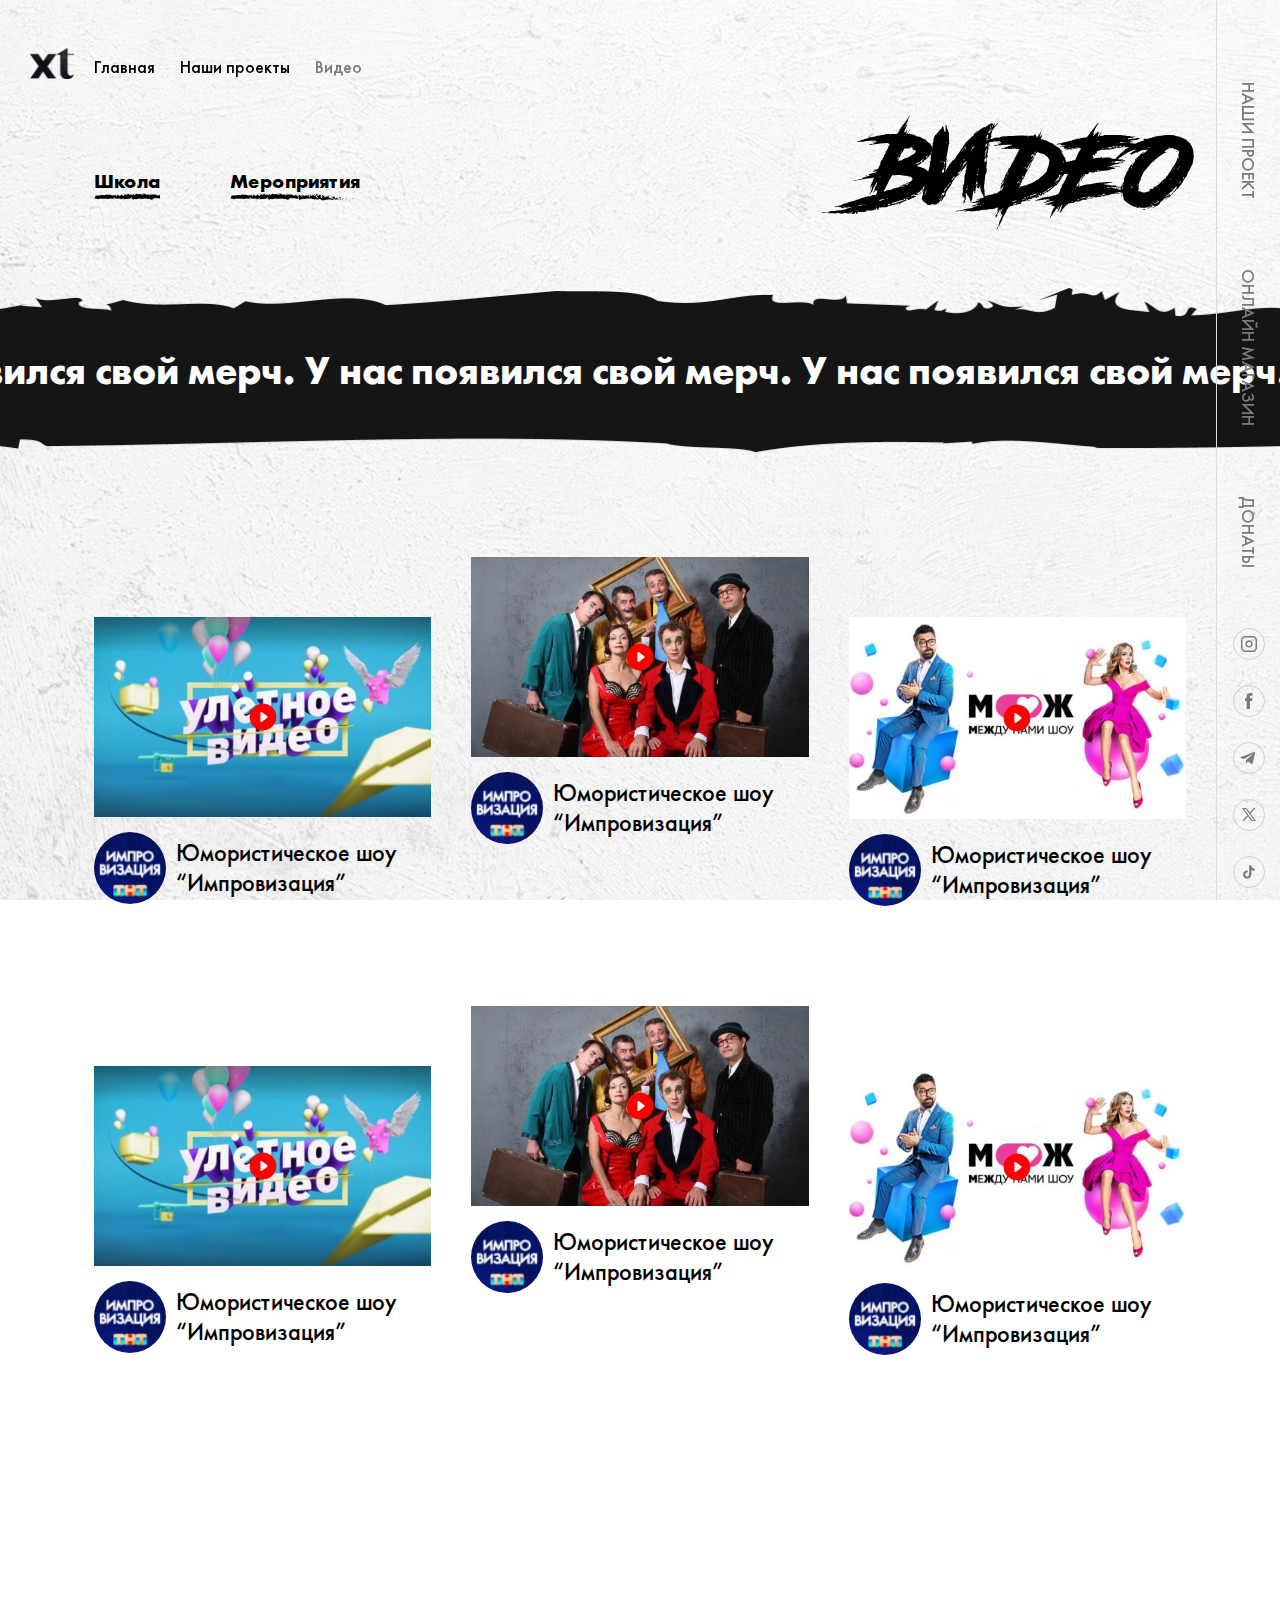
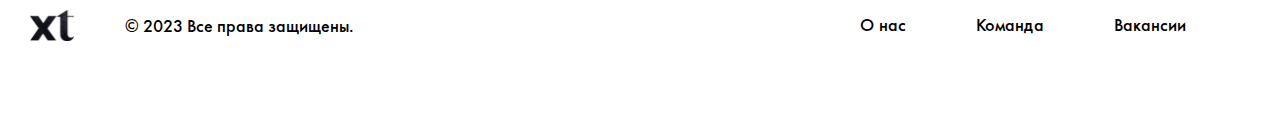
<file: video.html>
<!DOCTYPE html>
<html lang="ru">
<head>
    <meta charset="UTF-8">
    <meta http-equiv="X-UA-Compatible" content="IE=edge">
    <meta name="viewport" content="width=device-width, initial-scale=1.0">
    <link rel="stylesheet" href="css/style.css">
    <title>Видео - XT</title>
</head>
<body>
    <header class="header">
        <div class="wrapper">
            <div class="header__top">
                <a class="logo" href="#">
                    <img src="img/logo.svg" alt="">
                </a>
            </div>
        </div>
        <div class="header__right">
            <nav class="menu">
                <a href="" onclick="openMenu(event)" class="menu__btn">
                    <span class="menu__btn__element"></span>
                </a>
                <ul class="menu__list">
                    <li class="menu__list__items">
                        <a class="menu__list__link" href="#">Наши проект</a>
                    </li>
                    <li class="menu__list__items">
                        <a class="menu__list__link" href="#">Онлайн магазин</a>
                    </li>
                    <li class="menu__list__items">
                        <a class="menu__list__link" href="#">Донаты</a>
                    </li>
                </ul>
            </nav>
            <div class="social">
                <div class="social__items">
                    <a class="social__items__link" href="#">
                        <svg class="social__icon" xmlns="http://www.w3.org/2000/svg" viewBox="0 0 32 32" fill="none">
                            <path d="M15.9927 8.00393C17.2354 8.00393 18.4759 7.99257 19.7187 8.00847C20.757 8.02211 21.6794 8.37653 22.4723 9.05585C23.1085 9.59885 23.5492 10.2713 23.7991 11.0665C23.9286 11.48 23.9991 11.9026 23.9991 12.3343C23.9991 14.8016 24.0104 17.2713 23.9945 19.7386C23.9877 20.7701 23.6219 21.6834 22.9517 22.4672C22.2951 23.2374 21.4658 23.7214 20.4707 23.9145C20.2208 23.9622 19.9618 23.994 19.7073 23.994C17.2468 24.0008 14.7863 24.0031 12.3257 23.994C11.3397 23.9917 10.4514 23.6759 9.67662 23.0648C8.80192 22.3718 8.25892 21.4744 8.07262 20.3702C8.03399 20.1453 8.009 19.9136 8.00673 19.6841C8.00219 17.2077 7.9931 14.7312 8.009 12.257C8.01582 11.2278 8.38388 10.3145 9.05638 9.52842C9.74932 8.7196 10.6286 8.24021 11.6714 8.05619C11.86 8.02211 12.0554 8.0062 12.2462 8.00393C13.4935 8.00166 14.7431 8.00393 15.9927 8.00393ZM16.004 22.5445C17.2036 22.5445 18.4055 22.549 19.6051 22.5422C19.8255 22.54 20.0504 22.5172 20.2685 22.4741C21.5703 22.2037 22.545 20.9996 22.545 19.6682C22.545 17.2258 22.5473 14.7835 22.5427 12.3411C22.5427 12.1639 22.5268 11.9844 22.4928 11.8117C22.2065 10.4122 21.0296 9.45799 19.5983 9.45799C17.1968 9.45799 14.7976 9.45572 12.3962 9.46026C12.178 9.46026 11.9577 9.48525 11.7441 9.52842C10.4241 9.80105 9.45624 11.0006 9.45624 12.3479C9.45624 14.7448 9.45624 17.1418 9.45624 19.5387C9.45624 19.675 9.46078 19.8113 9.47669 19.9454C9.56075 20.7428 9.92199 21.3926 10.54 21.897C11.0784 22.3377 11.7055 22.5445 12.403 22.5445C13.6048 22.5445 14.8044 22.5445 16.004 22.5445Z" fill="#7A7A7A"/>
                            <path d="M19.6642 15.9807C19.6665 17.9391 18.0898 19.6113 16.0223 19.6045C13.9979 19.5977 12.3894 17.9846 12.3985 15.9489C12.4076 13.8882 14.1002 12.3024 16.0995 12.3365C18.0625 12.3683 19.6824 13.9905 19.6642 15.9807ZM16.0314 13.7928C14.8249 13.7928 13.8503 14.7652 13.8503 15.9671C13.8525 17.1735 14.8249 18.1459 16.0314 18.1504C17.2287 18.155 18.2011 17.1758 18.2102 15.9693C18.217 14.7743 17.2309 13.7792 16.0314 13.7928Z" fill="#7A7A7A"/>
                            <path d="M20.0027 11.2754C20.4026 11.2754 20.7275 11.6026 20.7275 12.0047C20.7275 12.4046 20.4003 12.7294 19.9982 12.7294C19.5983 12.7294 19.2734 12.4023 19.2734 12.0001C19.2734 11.6003 19.6006 11.2754 20.0027 11.2754Z" fill="#7A7A7A"/>
                            <rect x="0.5" y="0.5" width="31" height="31" rx="15.5" stroke="#CFCFCF"/>
                        </svg>
                    </a>
                </div>
                <div class="social__items">
                    <a class="social__items__link" href="#">
                        <svg class="social__icon" xmlns="http://www.w3.org/2000/svg" viewBox="0 0 32 32" fill="none">
                            <path d="M13.6473 15.9942C13.0746 15.9942 12.5491 15.9942 12 15.9942C12 15.0924 12 14.2138 12 13.3004C12.5314 13.3004 13.0687 13.3004 13.6355 13.3004C13.6355 12.6545 13.6178 12.0495 13.6414 11.4385C13.6709 10.8102 13.7418 10.1818 14.037 9.60582C14.468 8.78545 15.1647 8.27927 16.0917 8.18618C17.1899 8.07564 18.294 8.05818 19.4277 8C19.4277 8.95418 19.4277 9.83855 19.4277 10.7578C19.0321 10.7578 18.6424 10.752 18.2527 10.7578C18.0224 10.7636 17.7863 10.7811 17.556 10.8218C17.1781 10.8916 16.9951 11.1709 16.9774 11.7295C16.9597 12.2298 16.9715 12.736 16.9715 13.2771C17.8158 13.2771 18.6424 13.2771 19.5044 13.2771C19.4808 13.6087 19.469 13.8996 19.4395 14.1905C19.3922 14.6735 19.3155 15.1564 19.2801 15.6451C19.2623 15.8953 19.1974 16.0058 18.9199 16C18.2822 15.9825 17.6446 15.9942 16.9833 15.9942C16.9833 18.6705 16.9833 21.3236 16.9833 24C15.8614 24 14.7691 24 13.6473 24C13.6473 21.3469 13.6473 18.6938 13.6473 15.9942Z" fill="#7A7A7A"/>
                            <rect x="0.5" y="0.5" width="31" height="31" rx="15.5" stroke="#CFCFCF"/>
                        </svg>
                    </a>
                </div>
                <div class="social__items">
                    <a class="social__items__link" href="#">
                        <svg class="social__icon" xmlns="http://www.w3.org/2000/svg" viewBox="0 0 32 32" fill="none">
                            <path d="M21.9582 11.0922L19.7449 21.2757C19.5778 21.9942 19.1425 22.1731 18.5238 21.8348L15.1511 19.4102L13.524 20.9373C13.3438 21.1131 13.1935 21.2598 12.8461 21.2598L13.0887 17.9091L19.3389 12.399C19.6108 12.1629 19.2797 12.0316 18.9167 12.2682L11.1897 17.0152L7.86313 15.9992C7.13967 15.7789 7.12657 15.2933 8.014 14.9545L21.0252 10.0639C21.6277 9.84359 22.1547 10.1947 21.9582 11.0927V11.0922Z" fill="#7A7A7A"/>
                            <rect x="0.5" y="0.5" width="31" height="31" rx="15.5" stroke="#CFCFCF"/>
                        </svg>
                    </a>
                </div>
                <div class="social__items">
                    <a class="social__items__link" href="#">
                        <svg class="social__icon" xmlns="http://www.w3.org/2000/svg" viewBox="0 0 32 32" fill="none">
                            <path d="M9 9.00498C9.27403 9.00498 9.48445 9.00498 9.68997 9.00498C10.8497 9.00498 12.0045 9.00997 13.1643 9C13.3355 9 13.4432 9.04983 13.546 9.19433C14.5687 10.5845 15.5963 11.9647 16.6239 13.3499C16.6631 13.3998 16.7071 13.4496 16.7658 13.5243C16.9713 13.2951 17.172 13.0809 17.3677 12.8616C18.4834 11.6259 19.5942 10.3902 20.7148 9.15945C20.7931 9.07474 20.9301 9.01495 21.0426 9.00997C21.5124 8.99502 21.9822 9.00498 22.5204 9.00498C20.8273 10.8835 19.1783 12.7171 17.5194 14.5608C19.3397 17.0272 21.1552 19.4837 22.9951 21.9751C22.8826 21.9851 22.814 21.995 22.7455 21.995C21.4488 21.995 20.152 21.99 18.8553 22C18.6742 22 18.5568 21.9452 18.4491 21.7957C17.3873 20.3557 16.3205 18.9157 15.2587 17.4806C15.2097 17.4159 15.1608 17.3561 15.0972 17.2714C14.6029 17.8245 14.1185 18.3626 13.634 18.8957C12.7532 19.8773 11.8773 20.8589 10.9867 21.8306C10.9084 21.9203 10.7567 21.9801 10.6344 21.9851C10.1744 22.005 9.70954 21.99 9.17616 21.99C10.9231 20.0418 12.6211 18.1483 14.3436 16.23C12.5722 13.8383 10.8057 11.4465 9 9.00498ZM11.0357 9.9816C11.1188 10.1012 11.1629 10.166 11.2118 10.2307C13.7123 13.614 16.2226 16.9874 18.6987 20.3856C19.0412 20.854 19.374 21.1031 19.9514 21.0184C20.2744 20.9736 20.6071 21.0084 20.9839 21.0084C20.8909 20.8789 20.8322 20.7992 20.7735 20.7244C19.3544 18.8061 17.9402 16.8927 16.5211 14.9743C15.3418 13.3749 14.1527 11.7704 12.9636 10.166C12.9049 10.0862 12.8071 9.99157 12.7239 9.98658C12.1807 9.97164 11.6375 9.9816 11.0357 9.9816Z" fill="#7A7A7A"/>
                            <rect x="0.5" y="0.5" width="31" height="31" rx="15.5" stroke="#CFCFCF"/>
                        </svg>
                    </a>
                </div>
                <div class="social__items">
                    <a class="social__items__link" href="#">
                        <svg class="social__icon" xmlns="http://www.w3.org/2000/svg" viewBox="0 0 32 32" fill="none">
                            <path d="M21.7075 12.6716C20.9454 12.6716 20.2423 12.4192 19.6777 11.9933C19.0301 11.505 18.5648 10.7889 18.4005 9.96342C18.3593 9.75587 18.3376 9.54491 18.3358 9.33331H16.1589V15.2818L16.1563 18.54C16.1563 19.4111 15.589 20.1497 14.8027 20.4095C14.5671 20.4874 14.3191 20.5203 14.0714 20.5065C13.7438 20.4885 13.4368 20.3897 13.17 20.23C12.6023 19.8905 12.2173 19.2745 12.2069 18.5698C12.1904 17.4684 13.0808 16.5704 14.1814 16.5704C14.3987 16.5704 14.6073 16.6059 14.8027 16.6703V14.46C14.5966 14.4295 14.3869 14.4136 14.1749 14.4136C12.9702 14.4136 11.8436 14.9143 11.0382 15.8164C10.4295 16.4982 10.0643 17.368 10.008 18.28C9.93421 19.4781 10.3726 20.6171 11.2228 21.4574C11.3478 21.5808 11.479 21.6953 11.6161 21.8009C12.3451 22.3619 13.2363 22.666 14.1749 22.666C14.3869 22.666 14.5966 22.6503 14.8027 22.6198C15.6795 22.4899 16.4885 22.0885 17.127 21.4574C17.9115 20.682 18.3449 19.6526 18.3496 18.557L18.3384 13.6914C18.7136 13.9807 19.1245 14.2204 19.5611 14.4044C20.2441 14.6926 20.9684 14.8387 21.7138 14.8384V12.6711C21.7143 12.6716 21.708 12.6716 21.7075 12.6716Z" fill="#7A7A7A"/>
                            <rect x="0.5" y="0.5" width="31" height="31" rx="15.5" stroke="#CFCFCF"/>
                        </svg>
                    </a>
                </div>
                <div class="social__items">
                    <a class="social__items__link" href="#">
                        <svg class="social__icon" xmlns="http://www.w3.org/2000/svg" viewBox="0 0 32 32" fill="none">
                            <path fill-rule="evenodd" clip-rule="evenodd" d="M24.3627 12.7794C24.3627 12.7794 24.1957 11.5777 23.6843 11.0484C23.0352 10.3535 22.3077 10.3503 21.9744 10.3099C19.5861 10.1334 16.0037 10.1334 16.0037 10.1334H15.9963C15.9963 10.1334 12.4139 10.1334 10.0256 10.3099C9.69174 10.3503 8.96481 10.3535 8.31521 11.0484C7.80374 11.5777 7.63734 12.7794 7.63734 12.7794C7.63734 12.7794 7.46667 14.191 7.46667 15.602V16.9253C7.46667 18.3369 7.63734 19.748 7.63734 19.748C7.63734 19.748 7.80374 20.9497 8.31521 21.479C8.96481 22.1738 9.81761 22.152 10.1973 22.2245C11.5627 22.3586 16 22.4 16 22.4C16 22.4 19.5861 22.3946 21.9744 22.218C22.3077 22.1771 23.0352 22.1738 23.6843 21.479C24.1957 20.9497 24.3627 19.748 24.3627 19.748C24.3627 19.748 24.5333 18.3369 24.5333 16.9253V15.602C24.5333 14.191 24.3627 12.7794 24.3627 12.7794Z" fill="#7A7A7A"/>
                            <path fill-rule="evenodd" clip-rule="evenodd" d="M14.2378 18.5288L14.2373 13.6285L18.8485 16.0871L14.2378 18.5288Z" fill="white"/>
                            <rect x="0.5" y="0.5" width="31" height="31" rx="15.5" stroke="#CFCFCF"/>
                        </svg>
                    </a>
                </div>
            </div>
            <div class="basket">
                <a class="backet__link" href="#">
                    <svg class="social__icon--basket" xmlns="http://www.w3.org/2000/svg" viewBox="0 0 62 62" fill="none">
                        <path d="M20.3334 40.3334C20.3334 41.0406 20.6143 41.7189 21.1144 42.219C21.6145 42.7191 22.2928 43 23 43C23.7073 43 24.3856 42.7191 24.8857 42.219C25.3858 41.7189 25.6667 41.0406 25.6667 40.3334C25.6667 39.6261 25.3858 38.9478 24.8857 38.4477C24.3856 37.9476 23.7073 37.6667 23 37.6667C22.2928 37.6667 21.6145 37.9476 21.1144 38.4477C20.6143 38.9478 20.3334 39.6261 20.3334 40.3334Z" stroke="#7A7A7A" stroke-width="2.75" stroke-linecap="round" stroke-linejoin="round"/>
                        <path d="M35 40.3334C35 41.0406 35.281 41.7189 35.781 42.219C36.2811 42.7191 36.9594 43 37.6667 43C38.3739 43 39.0522 42.7191 39.5523 42.219C40.0524 41.7189 40.3333 41.0406 40.3333 40.3334C40.3333 39.6261 40.0524 38.9478 39.5523 38.4477C39.0522 37.9476 38.3739 37.6667 37.6667 37.6667C36.9594 37.6667 36.2811 37.9476 35.781 38.4477C35.281 38.9478 35 39.6261 35 40.3334Z" stroke="#7A7A7A" stroke-width="2.75" stroke-linecap="round" stroke-linejoin="round"/>
                        <path d="M37.6667 37.6667H23V19H20.3334" stroke="#7A7A7A" stroke-width="2.75" stroke-linecap="round" stroke-linejoin="round"/>
                        <path d="M23 21.6667L41.6667 23L40.3333 32.3334H23" stroke="#7A7A7A" stroke-width="2.75" stroke-linecap="round" stroke-linejoin="round"/>
                    </svg>
                </a>
            </div>
        </div>
    </header>
    <section class="breadcrumbs">
        <div class="wrapper">
            <ul class="breadcrumbs__list">
                <li class="breadcrumbs__list__items">
                    <a href="#" class="breadcrumbs__link">Главная</a>
                </li>
                <li class="breadcrumbs__list__items">
                    <a href="#" class="breadcrumbs__link">Наши проекты</a>
                </li>
                <li class="breadcrumbs__list__items">Видео</li>
            </ul>
        </div>
    </section>
    <section class="events">
        <div class="wrapper">
            <div class="events__box">
                <div class="events__box__items">
                    <ul class="school__box__list">
                        <li class="school__box__list__items">
                            <a class="school__box__list__link" href="#">Школа</a>
                        </li>
                        <li class="school__box__list__items">
                            <a class="school__box__list__link" href="#">Мероприятия</a>
                        </li>
                    </ul>
                </div>
                <div class="events__box__items events__box__items--mt">
                    <div class="page-title">
                        <h1>Видео</h1>
                    </div>
                </div>
            </div>
        </div>
    </section>
    <section class="ticker section--full">
        <div class="ticker__title">
            <p>У нас появился свой мерч.</p>
            <p>У нас появился свой мерч.</p>
            <p>У нас появился свой мерч.</p>
            <p>У нас появился свой мерч.</p>
            <p>У нас появился свой мерч.</p>
            <p>У нас появился свой мерч.</p>
            <p>У нас появился свой мерч.</p>
            <p>У нас появился свой мерч.</p>
        </div>
    </section>
    <section class="posters posters--video">
        <div class="wrapper">
            <div class="posters__box posters__box--video">
                <div class="posters__box__items">
                    <a href="#" class="video__link">
                        <div class="video__link__inner">
                            <img class="video__link__play" src="img/video__play.png" alt="">
                            <img class="video__link__img" src="img/video__prev__0-1.jpg" alt="">
                        </div>
                        <div class="video__link__footer">
                            <img class="video__link__logo" src="img/video__logo.png" alt="">
                            <span class="video__link__title">Юмористическое шоу “Импровизация”</span>
                        </div>
                    </a>
                </div>
                <div class="posters__box__items video__link__inner--mt">
                    <a href="#" class="video__link">
                        <div class="video__link__inner">
                            <img class="video__link__play" src="img/video__play.png" alt="">
                            <img class="video__link__img" src="img/video__prev__0-2.jpg" alt="">
                        </div>
                        <div class="video__link__footer">
                            <img class="video__link__logo" src="img/video__logo.png" alt="">
                            <span class="video__link__title">Юмористическое шоу “Импровизация”</span>
                        </div>
                    </a>
                </div>
                <div class="posters__box__items">
                    <a href="#" class="video__link">
                        <div class="video__link__inner">
                            <img class="video__link__play" src="img/video__play.png" alt="">
                            <img class="video__link__img" src="img/video__prev__0-3.jpg" alt="">
                        </div>
                        <div class="video__link__footer">
                            <img class="video__link__logo" src="img/video__logo.png" alt="">
                            <span class="video__link__title">Юмористическое шоу “Импровизация”</span>
                        </div>
                    </a>
                </div>
                <div class="posters__box__items">
                    <a href="#" class="video__link">
                        <div class="video__link__inner">
                            <img class="video__link__play" src="img/video__play.png" alt="">
                            <img class="video__link__img" src="img/video__prev__0-1.jpg" alt="">
                        </div>
                        <div class="video__link__footer">
                            <img class="video__link__logo" src="img/video__logo.png" alt="">
                            <span class="video__link__title">Юмористическое шоу “Импровизация”</span>
                        </div>
                    </a>
                </div>
                <div class="posters__box__items video__link__inner--mt">
                    <a href="#" class="video__link">
                        <div class="video__link__inner">
                            <img class="video__link__play" src="img/video__play.png" alt="">
                            <img class="video__link__img" src="img/video__prev__0-2.jpg" alt="">
                        </div>
                        <div class="video__link__footer">
                            <img class="video__link__logo" src="img/video__logo.png" alt="">
                            <span class="video__link__title">Юмористическое шоу “Импровизация”</span>
                        </div>
                    </a>
                </div>
                <div class="posters__box__items">
                    <a href="#" class="video__link">
                        <div class="video__link__inner">
                            <img class="video__link__play" src="img/video__play.png" alt="">
                            <img class="video__link__img" src="img/video__prev__0-3.jpg" alt="">
                        </div>
                        <div class="video__link__footer">
                            <img class="video__link__logo" src="img/video__logo.png" alt="">
                            <span class="video__link__title">Юмористическое шоу “Импровизация”</span>
                        </div>
                    </a>
                </div>
            </div>
        </div>
    </section>
    <footer class="footer">
        <div class="wrapper wrapper--footer">
            <div class="footer__box">
                <div class="footer__box__items">
                    <a class="logo" href="#">
                        <img src="img/logo.svg" alt="">
                    </a>
                    <p>© 2023 Все права защищены.</p>
                </div>
                <div class="footer__box__items">
                    <ul class="footer__menu__list">
                        <li class="footer__menu__list__items">
                            <a class="footer__link" href="#">О нас</a>
                        </li>
                        <li class="footer__menu__list__items">
                            <a class="footer__link" href="#">Команда</a>
                        </li>
                        <li class="footer__menu__list__items">
                            <a class="footer__link" href="#">Вакансии</a>
                        </li>
                    </ul>
                </div>
            </div>
        </div>
    </footer>
    <script src="js/jquery-3.7.1.min.js"></script>
    <script src="js/slick.min.js"></script>
    <script src="js/main.js"></script>
</body>
</html>
</file>
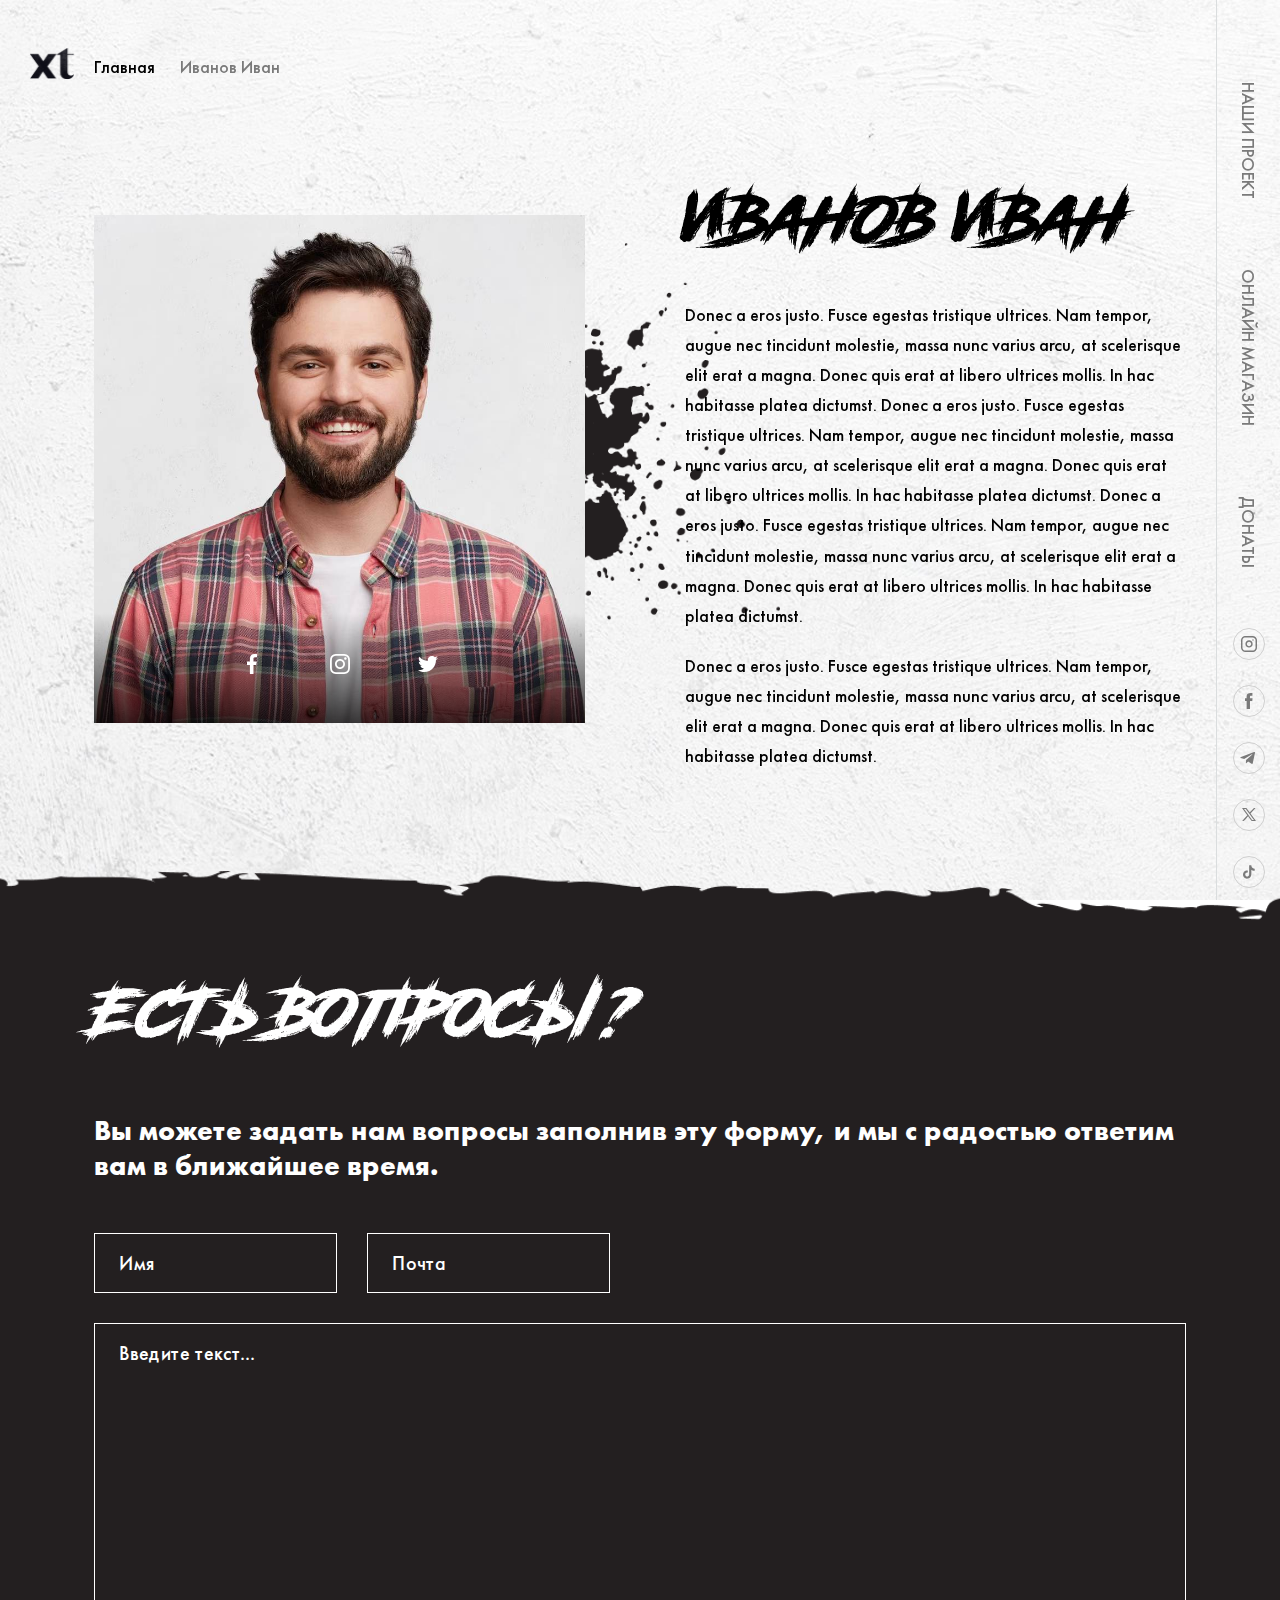
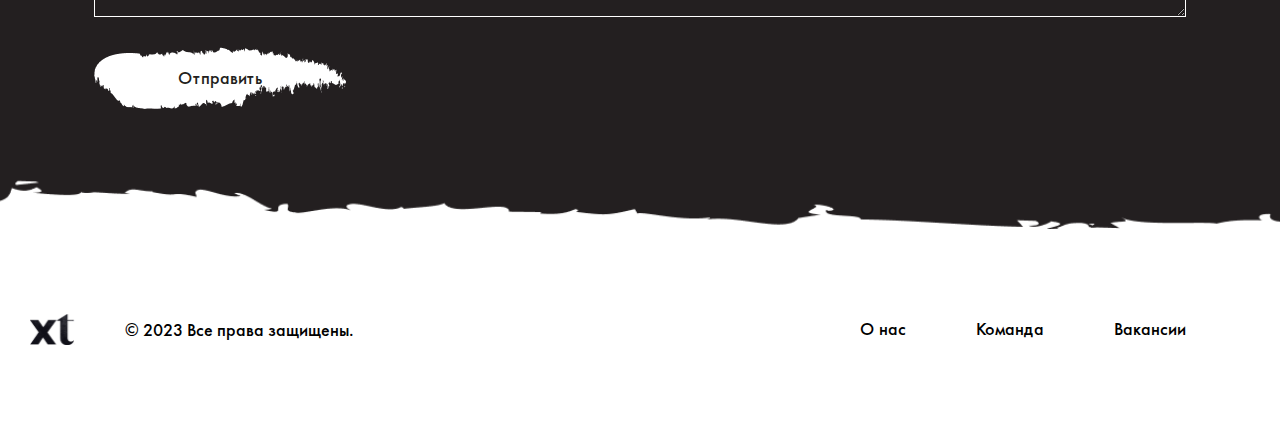
<file: worker.html>
<!DOCTYPE html>
<html lang="ru">
<head>
    <meta charset="UTF-8">
    <meta http-equiv="X-UA-Compatible" content="IE=edge">
    <meta name="viewport" content="width=device-width, initial-scale=1.0">
    <link rel="stylesheet" href="css/style.css">
    <title>Работник - XT</title>
</head>
<body>
    <header class="header">
        <div class="wrapper">
            <div class="header__top">
                <a class="logo" href="#">
                    <img src="img/logo.svg" alt="">
                </a>
            </div>
        </div>
        <div class="header__right">
            <nav class="menu">
                <a href="" onclick="openMenu(event)" class="menu__btn">
                    <span class="menu__btn__element"></span>
                </a>
                <ul class="menu__list">
                    <li class="menu__list__items">
                        <a class="menu__list__link" href="#">Наши проект</a>
                    </li>
                    <li class="menu__list__items">
                        <a class="menu__list__link" href="#">Онлайн магазин</a>
                    </li>
                    <li class="menu__list__items">
                        <a class="menu__list__link" href="#">Донаты</a>
                    </li>
                </ul>
            </nav>
            <div class="social">
                <div class="social__items">
                    <a class="social__items__link" href="#">
                        <svg class="social__icon" xmlns="http://www.w3.org/2000/svg" viewBox="0 0 32 32" fill="none">
                            <path d="M15.9927 8.00393C17.2354 8.00393 18.4759 7.99257 19.7187 8.00847C20.757 8.02211 21.6794 8.37653 22.4723 9.05585C23.1085 9.59885 23.5492 10.2713 23.7991 11.0665C23.9286 11.48 23.9991 11.9026 23.9991 12.3343C23.9991 14.8016 24.0104 17.2713 23.9945 19.7386C23.9877 20.7701 23.6219 21.6834 22.9517 22.4672C22.2951 23.2374 21.4658 23.7214 20.4707 23.9145C20.2208 23.9622 19.9618 23.994 19.7073 23.994C17.2468 24.0008 14.7863 24.0031 12.3257 23.994C11.3397 23.9917 10.4514 23.6759 9.67662 23.0648C8.80192 22.3718 8.25892 21.4744 8.07262 20.3702C8.03399 20.1453 8.009 19.9136 8.00673 19.6841C8.00219 17.2077 7.9931 14.7312 8.009 12.257C8.01582 11.2278 8.38388 10.3145 9.05638 9.52842C9.74932 8.7196 10.6286 8.24021 11.6714 8.05619C11.86 8.02211 12.0554 8.0062 12.2462 8.00393C13.4935 8.00166 14.7431 8.00393 15.9927 8.00393ZM16.004 22.5445C17.2036 22.5445 18.4055 22.549 19.6051 22.5422C19.8255 22.54 20.0504 22.5172 20.2685 22.4741C21.5703 22.2037 22.545 20.9996 22.545 19.6682C22.545 17.2258 22.5473 14.7835 22.5427 12.3411C22.5427 12.1639 22.5268 11.9844 22.4928 11.8117C22.2065 10.4122 21.0296 9.45799 19.5983 9.45799C17.1968 9.45799 14.7976 9.45572 12.3962 9.46026C12.178 9.46026 11.9577 9.48525 11.7441 9.52842C10.4241 9.80105 9.45624 11.0006 9.45624 12.3479C9.45624 14.7448 9.45624 17.1418 9.45624 19.5387C9.45624 19.675 9.46078 19.8113 9.47669 19.9454C9.56075 20.7428 9.92199 21.3926 10.54 21.897C11.0784 22.3377 11.7055 22.5445 12.403 22.5445C13.6048 22.5445 14.8044 22.5445 16.004 22.5445Z" fill="#7A7A7A"/>
                            <path d="M19.6642 15.9807C19.6665 17.9391 18.0898 19.6113 16.0223 19.6045C13.9979 19.5977 12.3894 17.9846 12.3985 15.9489C12.4076 13.8882 14.1002 12.3024 16.0995 12.3365C18.0625 12.3683 19.6824 13.9905 19.6642 15.9807ZM16.0314 13.7928C14.8249 13.7928 13.8503 14.7652 13.8503 15.9671C13.8525 17.1735 14.8249 18.1459 16.0314 18.1504C17.2287 18.155 18.2011 17.1758 18.2102 15.9693C18.217 14.7743 17.2309 13.7792 16.0314 13.7928Z" fill="#7A7A7A"/>
                            <path d="M20.0027 11.2754C20.4026 11.2754 20.7275 11.6026 20.7275 12.0047C20.7275 12.4046 20.4003 12.7294 19.9982 12.7294C19.5983 12.7294 19.2734 12.4023 19.2734 12.0001C19.2734 11.6003 19.6006 11.2754 20.0027 11.2754Z" fill="#7A7A7A"/>
                            <rect x="0.5" y="0.5" width="31" height="31" rx="15.5" stroke="#CFCFCF"/>
                        </svg>
                    </a>
                </div>
                <div class="social__items">
                    <a class="social__items__link" href="#">
                        <svg class="social__icon" xmlns="http://www.w3.org/2000/svg" viewBox="0 0 32 32" fill="none">
                            <path d="M13.6473 15.9942C13.0746 15.9942 12.5491 15.9942 12 15.9942C12 15.0924 12 14.2138 12 13.3004C12.5314 13.3004 13.0687 13.3004 13.6355 13.3004C13.6355 12.6545 13.6178 12.0495 13.6414 11.4385C13.6709 10.8102 13.7418 10.1818 14.037 9.60582C14.468 8.78545 15.1647 8.27927 16.0917 8.18618C17.1899 8.07564 18.294 8.05818 19.4277 8C19.4277 8.95418 19.4277 9.83855 19.4277 10.7578C19.0321 10.7578 18.6424 10.752 18.2527 10.7578C18.0224 10.7636 17.7863 10.7811 17.556 10.8218C17.1781 10.8916 16.9951 11.1709 16.9774 11.7295C16.9597 12.2298 16.9715 12.736 16.9715 13.2771C17.8158 13.2771 18.6424 13.2771 19.5044 13.2771C19.4808 13.6087 19.469 13.8996 19.4395 14.1905C19.3922 14.6735 19.3155 15.1564 19.2801 15.6451C19.2623 15.8953 19.1974 16.0058 18.9199 16C18.2822 15.9825 17.6446 15.9942 16.9833 15.9942C16.9833 18.6705 16.9833 21.3236 16.9833 24C15.8614 24 14.7691 24 13.6473 24C13.6473 21.3469 13.6473 18.6938 13.6473 15.9942Z" fill="#7A7A7A"/>
                            <rect x="0.5" y="0.5" width="31" height="31" rx="15.5" stroke="#CFCFCF"/>
                        </svg>
                    </a>
                </div>
                <div class="social__items">
                    <a class="social__items__link" href="#">
                        <svg class="social__icon" xmlns="http://www.w3.org/2000/svg" viewBox="0 0 32 32" fill="none">
                            <path d="M21.9582 11.0922L19.7449 21.2757C19.5778 21.9942 19.1425 22.1731 18.5238 21.8348L15.1511 19.4102L13.524 20.9373C13.3438 21.1131 13.1935 21.2598 12.8461 21.2598L13.0887 17.9091L19.3389 12.399C19.6108 12.1629 19.2797 12.0316 18.9167 12.2682L11.1897 17.0152L7.86313 15.9992C7.13967 15.7789 7.12657 15.2933 8.014 14.9545L21.0252 10.0639C21.6277 9.84359 22.1547 10.1947 21.9582 11.0927V11.0922Z" fill="#7A7A7A"/>
                            <rect x="0.5" y="0.5" width="31" height="31" rx="15.5" stroke="#CFCFCF"/>
                        </svg>
                    </a>
                </div>
                <div class="social__items">
                    <a class="social__items__link" href="#">
                        <svg class="social__icon" xmlns="http://www.w3.org/2000/svg" viewBox="0 0 32 32" fill="none">
                            <path d="M9 9.00498C9.27403 9.00498 9.48445 9.00498 9.68997 9.00498C10.8497 9.00498 12.0045 9.00997 13.1643 9C13.3355 9 13.4432 9.04983 13.546 9.19433C14.5687 10.5845 15.5963 11.9647 16.6239 13.3499C16.6631 13.3998 16.7071 13.4496 16.7658 13.5243C16.9713 13.2951 17.172 13.0809 17.3677 12.8616C18.4834 11.6259 19.5942 10.3902 20.7148 9.15945C20.7931 9.07474 20.9301 9.01495 21.0426 9.00997C21.5124 8.99502 21.9822 9.00498 22.5204 9.00498C20.8273 10.8835 19.1783 12.7171 17.5194 14.5608C19.3397 17.0272 21.1552 19.4837 22.9951 21.9751C22.8826 21.9851 22.814 21.995 22.7455 21.995C21.4488 21.995 20.152 21.99 18.8553 22C18.6742 22 18.5568 21.9452 18.4491 21.7957C17.3873 20.3557 16.3205 18.9157 15.2587 17.4806C15.2097 17.4159 15.1608 17.3561 15.0972 17.2714C14.6029 17.8245 14.1185 18.3626 13.634 18.8957C12.7532 19.8773 11.8773 20.8589 10.9867 21.8306C10.9084 21.9203 10.7567 21.9801 10.6344 21.9851C10.1744 22.005 9.70954 21.99 9.17616 21.99C10.9231 20.0418 12.6211 18.1483 14.3436 16.23C12.5722 13.8383 10.8057 11.4465 9 9.00498ZM11.0357 9.9816C11.1188 10.1012 11.1629 10.166 11.2118 10.2307C13.7123 13.614 16.2226 16.9874 18.6987 20.3856C19.0412 20.854 19.374 21.1031 19.9514 21.0184C20.2744 20.9736 20.6071 21.0084 20.9839 21.0084C20.8909 20.8789 20.8322 20.7992 20.7735 20.7244C19.3544 18.8061 17.9402 16.8927 16.5211 14.9743C15.3418 13.3749 14.1527 11.7704 12.9636 10.166C12.9049 10.0862 12.8071 9.99157 12.7239 9.98658C12.1807 9.97164 11.6375 9.9816 11.0357 9.9816Z" fill="#7A7A7A"/>
                            <rect x="0.5" y="0.5" width="31" height="31" rx="15.5" stroke="#CFCFCF"/>
                        </svg>
                    </a>
                </div>
                <div class="social__items">
                    <a class="social__items__link" href="#">
                        <svg class="social__icon" xmlns="http://www.w3.org/2000/svg" viewBox="0 0 32 32" fill="none">
                            <path d="M21.7075 12.6716C20.9454 12.6716 20.2423 12.4192 19.6777 11.9933C19.0301 11.505 18.5648 10.7889 18.4005 9.96342C18.3593 9.75587 18.3376 9.54491 18.3358 9.33331H16.1589V15.2818L16.1563 18.54C16.1563 19.4111 15.589 20.1497 14.8027 20.4095C14.5671 20.4874 14.3191 20.5203 14.0714 20.5065C13.7438 20.4885 13.4368 20.3897 13.17 20.23C12.6023 19.8905 12.2173 19.2745 12.2069 18.5698C12.1904 17.4684 13.0808 16.5704 14.1814 16.5704C14.3987 16.5704 14.6073 16.6059 14.8027 16.6703V14.46C14.5966 14.4295 14.3869 14.4136 14.1749 14.4136C12.9702 14.4136 11.8436 14.9143 11.0382 15.8164C10.4295 16.4982 10.0643 17.368 10.008 18.28C9.93421 19.4781 10.3726 20.6171 11.2228 21.4574C11.3478 21.5808 11.479 21.6953 11.6161 21.8009C12.3451 22.3619 13.2363 22.666 14.1749 22.666C14.3869 22.666 14.5966 22.6503 14.8027 22.6198C15.6795 22.4899 16.4885 22.0885 17.127 21.4574C17.9115 20.682 18.3449 19.6526 18.3496 18.557L18.3384 13.6914C18.7136 13.9807 19.1245 14.2204 19.5611 14.4044C20.2441 14.6926 20.9684 14.8387 21.7138 14.8384V12.6711C21.7143 12.6716 21.708 12.6716 21.7075 12.6716Z" fill="#7A7A7A"/>
                            <rect x="0.5" y="0.5" width="31" height="31" rx="15.5" stroke="#CFCFCF"/>
                        </svg>
                    </a>
                </div>
                <div class="social__items">
                    <a class="social__items__link" href="#">
                        <svg class="social__icon" xmlns="http://www.w3.org/2000/svg" viewBox="0 0 32 32" fill="none">
                            <path fill-rule="evenodd" clip-rule="evenodd" d="M24.3627 12.7794C24.3627 12.7794 24.1957 11.5777 23.6843 11.0484C23.0352 10.3535 22.3077 10.3503 21.9744 10.3099C19.5861 10.1334 16.0037 10.1334 16.0037 10.1334H15.9963C15.9963 10.1334 12.4139 10.1334 10.0256 10.3099C9.69174 10.3503 8.96481 10.3535 8.31521 11.0484C7.80374 11.5777 7.63734 12.7794 7.63734 12.7794C7.63734 12.7794 7.46667 14.191 7.46667 15.602V16.9253C7.46667 18.3369 7.63734 19.748 7.63734 19.748C7.63734 19.748 7.80374 20.9497 8.31521 21.479C8.96481 22.1738 9.81761 22.152 10.1973 22.2245C11.5627 22.3586 16 22.4 16 22.4C16 22.4 19.5861 22.3946 21.9744 22.218C22.3077 22.1771 23.0352 22.1738 23.6843 21.479C24.1957 20.9497 24.3627 19.748 24.3627 19.748C24.3627 19.748 24.5333 18.3369 24.5333 16.9253V15.602C24.5333 14.191 24.3627 12.7794 24.3627 12.7794Z" fill="#7A7A7A"/>
                            <path fill-rule="evenodd" clip-rule="evenodd" d="M14.2378 18.5288L14.2373 13.6285L18.8485 16.0871L14.2378 18.5288Z" fill="white"/>
                            <rect x="0.5" y="0.5" width="31" height="31" rx="15.5" stroke="#CFCFCF"/>
                        </svg>
                    </a>
                </div>
            </div>
            <div class="basket">
                <a class="backet__link" href="#">
                    <svg class="social__icon--basket" xmlns="http://www.w3.org/2000/svg" viewBox="0 0 62 62" fill="none">
                        <path d="M20.3334 40.3334C20.3334 41.0406 20.6143 41.7189 21.1144 42.219C21.6145 42.7191 22.2928 43 23 43C23.7073 43 24.3856 42.7191 24.8857 42.219C25.3858 41.7189 25.6667 41.0406 25.6667 40.3334C25.6667 39.6261 25.3858 38.9478 24.8857 38.4477C24.3856 37.9476 23.7073 37.6667 23 37.6667C22.2928 37.6667 21.6145 37.9476 21.1144 38.4477C20.6143 38.9478 20.3334 39.6261 20.3334 40.3334Z" stroke="#7A7A7A" stroke-width="2.75" stroke-linecap="round" stroke-linejoin="round"/>
                        <path d="M35 40.3334C35 41.0406 35.281 41.7189 35.781 42.219C36.2811 42.7191 36.9594 43 37.6667 43C38.3739 43 39.0522 42.7191 39.5523 42.219C40.0524 41.7189 40.3333 41.0406 40.3333 40.3334C40.3333 39.6261 40.0524 38.9478 39.5523 38.4477C39.0522 37.9476 38.3739 37.6667 37.6667 37.6667C36.9594 37.6667 36.2811 37.9476 35.781 38.4477C35.281 38.9478 35 39.6261 35 40.3334Z" stroke="#7A7A7A" stroke-width="2.75" stroke-linecap="round" stroke-linejoin="round"/>
                        <path d="M37.6667 37.6667H23V19H20.3334" stroke="#7A7A7A" stroke-width="2.75" stroke-linecap="round" stroke-linejoin="round"/>
                        <path d="M23 21.6667L41.6667 23L40.3333 32.3334H23" stroke="#7A7A7A" stroke-width="2.75" stroke-linecap="round" stroke-linejoin="round"/>
                    </svg>
                </a>
            </div>
        </div>
    </header>
    <section class="breadcrumbs">
        <div class="wrapper">
            <ul class="breadcrumbs__list">
                <li class="breadcrumbs__list__items">
                    <a href="#" class="breadcrumbs__link">Главная</a>
                </li>
                <li class="breadcrumbs__list__items">Иванов Иван</li>
            </ul>
        </div>
    </section>
    <section class="worker">
        <div class="wrapper">
            <div class="worker__box">
                <div class="worker__box__items">
                    <div class="worker__box__pictires">
                        <img class="worker__img" src="img/worker__img.jpg" alt="">
                        <img class="worker__img--absolute" src="img/worker__absol.png" alt="">
                        <div class="worker__box__social">
                            <a href="#" class="worker__box__social__link">
                                <svg xmlns="http://www.w3.org/2000/svg" width="24" height="24" viewBox="0 0 24 24" fill="none">
                                    <path fill-rule="evenodd" clip-rule="evenodd" d="M15.1742 5.32031H17V2.14062C16.6856 2.09766 15.6023 2 14.3409 2C11.7083 2 9.9053 3.65625 9.9053 6.69922V9.5H7V13.0547H9.9053V22H13.4659V13.0547H16.2538L16.697 9.5H13.4659V7.05078C13.4659 6.02344 13.7424 5.32031 15.1742 5.32031Z" fill="white"/>
                                </svg>
                            </a>
                            <a href="#" class="worker__box__social__link">
                                <svg xmlns="http://www.w3.org/2000/svg" width="24" height="24" viewBox="0 0 24 24" fill="none">
                                    <path fill-rule="evenodd" clip-rule="evenodd" d="M10.8251 2H13.1739C14.8492 2.00379 15.2338 2.01855 16.1227 2.0591C17.1871 2.10765 17.9141 2.27672 18.5502 2.52396C19.2079 2.77949 19.7656 3.12144 20.3216 3.6774C20.8775 4.2334 21.2195 4.79111 21.475 5.44873C21.7222 6.08484 21.8913 6.81182 21.9399 7.87626C21.9869 8.90737 21.9992 9.25998 22 11.7357V12.2633C21.9992 14.739 21.9869 15.0916 21.9399 16.1227C21.8913 17.1871 21.7222 17.9141 21.475 18.5502C21.2195 19.2079 20.8775 19.7656 20.3216 20.3216C19.7656 20.8775 19.2079 21.2195 18.5502 21.475C17.9141 21.7222 17.1871 21.8913 16.1227 21.9399C15.0916 21.9869 14.739 21.9992 12.2633 22H11.7357C9.25998 21.9992 8.90737 21.9869 7.87626 21.9399C6.81182 21.8913 6.08484 21.7222 5.44873 21.475C4.79111 21.2195 4.2334 20.8775 3.6774 20.3216C3.12144 19.7656 2.77949 19.2079 2.52396 18.5502C2.27672 17.9141 2.10765 17.1871 2.0591 16.1227C2.01855 15.2338 2.00379 14.8492 2 13.1739V10.8251C2.00379 9.1498 2.01855 8.76515 2.0591 7.87626C2.10765 6.81182 2.27672 6.08484 2.52396 5.44873C2.77949 4.79111 3.12144 4.2334 3.6774 3.6774C4.2334 3.12144 4.79111 2.77949 5.44873 2.52396C6.08484 2.27672 6.81182 2.10765 7.87626 2.0591C8.76515 2.01855 9.1498 2.00379 10.8251 2H13.1739H10.8251ZM12.733 3.80115H11.2659C9.25858 3.80324 8.90746 3.81583 7.9584 3.85914C6.98335 3.9036 6.45383 4.06651 6.10144 4.20347C5.63464 4.38489 5.3015 4.60159 4.95157 4.95157C4.60159 5.3015 4.38489 5.63464 4.20347 6.10144C4.06651 6.45383 3.9036 6.98335 3.85914 7.9584C3.81583 8.90746 3.80324 9.25858 3.80115 11.2659V12.733C3.80324 14.7404 3.81583 15.0915 3.85914 16.0406C3.9036 17.0156 4.06651 17.5451 4.20347 17.8975C4.38489 18.3643 4.60163 18.6975 4.95157 19.0474C5.3015 19.3974 5.63464 19.6141 6.10144 19.7955C6.45383 19.9324 6.98335 20.0954 7.9584 20.1398C9.0128 20.1879 9.32902 20.1981 11.9995 20.1981C14.6699 20.1981 14.9862 20.1879 16.0406 20.1398C17.0156 20.0954 17.5451 19.9324 17.8975 19.7955C18.3643 19.6141 18.6975 19.3974 19.0474 19.0474C19.3974 18.6975 19.6141 18.3643 19.7955 17.8975C19.9324 17.5451 20.0954 17.0156 20.1398 16.0406C20.1879 14.986 20.1981 14.6697 20.1981 11.9995C20.1981 9.32922 20.1879 9.01292 20.1398 7.9584C20.0954 6.98335 19.9324 6.45383 19.7955 6.10144C19.6141 5.63464 19.3974 5.3015 19.0474 4.95157C18.6975 4.60159 18.3643 4.38489 17.8975 4.20347C17.5451 4.06651 17.0156 3.9036 16.0406 3.85914C15.0915 3.81583 14.7404 3.80324 12.733 3.80115ZM11.9995 6.9992C14.7611 6.9992 16.9998 9.23788 16.9998 11.9995C16.9998 14.7611 14.7611 16.9998 11.9995 16.9998C9.23788 16.9998 6.9992 14.7611 6.9992 11.9995C6.9992 9.23788 9.23788 6.9992 11.9995 6.9992ZM11.9995 8.75368C10.2069 8.75368 8.75368 10.2069 8.75368 11.9995C8.75368 13.7921 10.2069 15.2453 11.9995 15.2453C13.7921 15.2453 15.2453 13.7921 15.2453 11.9995C15.2453 10.2069 13.7921 8.75368 11.9995 8.75368ZM17.4164 5.33244C18.1068 5.33244 18.6665 5.89213 18.6665 6.58253C18.6665 7.27293 18.1068 7.83258 17.4164 7.83258C16.7261 7.83258 16.1664 7.27293 16.1664 6.58253C16.1664 5.89213 16.7261 5.33244 17.4164 5.33244Z" fill="white"/>
                                </svg>
                            </a>
                            <a href="#" class="worker__box__social__link">
                                <svg xmlns="http://www.w3.org/2000/svg" width="24" height="24" viewBox="0 0 24 24" fill="none">
                                    <path fill-rule="evenodd" clip-rule="evenodd" d="M19.9442 7.98749C19.9569 8.16248 19.9569 8.33751 19.9569 8.5125C19.9569 13.85 15.8326 20 8.29444 20C5.97209 20 3.81473 19.3375 2 18.1875C2.32996 18.225 2.64719 18.2375 2.98985 18.2375C4.90607 18.2375 6.67006 17.6 8.0787 16.5125C6.27666 16.475 4.76649 15.3125 4.24618 13.7125C4.5 13.75 4.7538 13.775 5.02032 13.775C5.38833 13.775 5.75638 13.725 6.099 13.6375C4.22083 13.2625 2.81215 11.6375 2.81215 9.67499V9.62501C3.35782 9.92501 3.99239 10.1125 4.66493 10.1375C3.56087 9.41247 2.83754 8.17498 2.83754 6.77497C2.83754 6.02499 3.04055 5.33749 3.3959 4.73748C5.41369 7.18748 8.4467 8.78745 11.8477 8.96248C11.7843 8.66248 11.7462 8.35001 11.7462 8.03751C11.7462 5.81248 13.5736 4 15.8452 4C17.0254 4 18.0914 4.4875 18.8401 5.275C19.7665 5.10001 20.6548 4.76249 21.4416 4.3C21.137 5.23752 20.4898 6.02502 19.6396 6.52499C20.4645 6.43753 21.264 6.21248 22 5.90001C21.4417 6.69998 20.7437 7.41245 19.9442 7.98749Z" fill="white"/>
                                </svg>
                            </a>
                        </div>
                    </div>
                </div>
                <div class="worker__box__items">
                    <div class="worker__box__info">
                        <h1>Иванов Иван</h1>
                        <p>Donec a eros justo. Fusce egestas tristique ultrices. Nam tempor, augue nec tincidunt molestie, massa nunc varius arcu, at scelerisque elit erat a magna. Donec quis erat at libero ultrices mollis. In hac habitasse platea dictumst. Donec a eros justo. Fusce egestas tristique ultrices. Nam tempor, augue nec tincidunt molestie, massa nunc varius arcu, at scelerisque elit erat a magna. Donec quis erat at libero ultrices mollis. In hac habitasse platea dictumst. Donec a eros justo. Fusce egestas tristique ultrices. Nam tempor, augue nec tincidunt molestie, massa nunc varius arcu, at scelerisque elit erat a magna. Donec quis erat at libero ultrices mollis. In hac habitasse platea dictumst.</p>
                        <p>Donec a eros justo. Fusce egestas tristique ultrices. Nam tempor, augue nec tincidunt molestie, massa nunc varius arcu, at scelerisque elit erat a magna. Donec quis erat at libero ultrices mollis. In hac habitasse platea dictumst.</p>
                    </div>
                </div>
            </div>
        </div>
    </section>
    <section class="feedback section--full">
        <div class="wrapper wrapper--full">
            <div class="section__title section__title--feedback">
                <h2>Есть вопросы?</h2>
            </div>
            <div class="feedback__content">
                <p>Вы можете задать нам вопросы заполнив эту форму, и мы с радостью ответим вам в ближайшее время.</p>
            </div>
            <form class="feedback__form" action="#">
                <div class="feedback__form__items">
                    <div class="feedback__form__row">
                        <input class="feedback__form__input" type="text" name="firstname" id="firstname" placeholder="Имя" required>
                        <input class="feedback__form__input" type="email" name="email" id="email" placeholder="Почта" required>
                    </div>
                </div>
                <div class="feedback__form__items">
                    <textarea class="feedback__form__textarea" name="message" id="" cols="30" rows="10" placeholder="Введите текст..."></textarea>
                </div>
                <div class="feedback__form__items">
                    <button class="feedback__form__btn" type="submit">Отправить</button>
                </div>
            </form>
        </div>
    </section>
    <footer class="footer">
        <div class="wrapper wrapper--footer">
            <div class="footer__box">
                <div class="footer__box__items">
                    <a class="logo" href="#">
                        <img src="img/logo.svg" alt="">
                    </a>
                    <p>© 2023 Все права защищены.</p>
                </div>
                <div class="footer__box__items">
                    <ul class="footer__menu__list">
                        <li class="footer__menu__list__items">
                            <a class="footer__link" href="#">О нас</a>
                        </li>
                        <li class="footer__menu__list__items">
                            <a class="footer__link" href="#">Команда</a>
                        </li>
                        <li class="footer__menu__list__items">
                            <a class="footer__link" href="#">Вакансии</a>
                        </li>
                    </ul>
                </div>
            </div>
        </div>
    </footer>
    <script src="js/jquery-3.7.1.min.js"></script>
    <script src="js/slick.min.js"></script>
    <script src="js/main.js"></script>
</body>
</html>
</file>
<file: css/style.css>
@font-face {
    font-family: 'Road Rage(RUS BY LYAJKA)';
    src: url('../fonts/RoadRage.woff2') format('woff2'),
        url('../fonts/RoadRage.woff') format('woff');
    font-weight: normal;
    font-style: normal;
    font-display: swap;
}
@font-face {
    font-family: 'Futura PT Book';
    src: url('../fonts/FuturaPT-Book.woff2') format('woff2'),
        url('../fonts/FuturaPT-Book.woff') format('woff');
    font-weight: normal;
    font-style: normal;
    font-display: swap;
}
@font-face {
    font-family: 'Futura PT';
    src: url('../fonts/FuturaPT-Medium.woff2') format('woff2'),
        url('../fonts/FuturaPT-Medium.woff') format('woff');
    font-weight: 500;
    font-style: normal;
    font-display: swap;
}
@font-face {
    font-family: 'Futura PT';
    src: url('../fonts/FuturaPT-Bold.woff2') format('woff2'),
        url('../fonts/FuturaPT-Bold.woff') format('woff');
    font-weight: bold;
    font-style: normal;
    font-display: swap;
}
*,*::before,*::after {
    padding: 0;
    margin: 0;
    border: 0;
    box-sizing: border-box;
}
a {
    text-decoration: none;
}
ul, ol, li {
    list-style: none;
}
img {
    vertical-align: top;
    max-width: 100%;
}
h1,h2,h3,h4,h5,h6 {
    font-weight: inherit;
    font-size: inherit;
}
input {
    outline:none;
}
html{
    scroll-behavior: smooth;
    background-image: url(../img/site__bg.jpg);
    background-attachment: fixed;
}
body{
    font-family: 'Futura PT';
    font-style: normal;
    font-weight: normal;
    font-size: 18px;
    line-height: 167%;
    color: #000;
    scroll-behavior: smooth;
}
section{
    position: relative;
    width: 90%;
    margin: 0 auto;
}
.section--full{
    width: 100%;
}
.wrapper{
    position: relative;
    width: 100%;
    max-width: 1920px;
    padding: 0 30px;
    margin: 0 auto;
}
.wrapper--full{
    width: 90%;
}
/* Slider */
.slick-slider
{
    position: relative;
    display: block;
    box-sizing: border-box;
    -webkit-user-select: none;
       -moz-user-select: none;
        -ms-user-select: none;
            user-select: none;
    -webkit-touch-callout: none;
    -khtml-user-select: none;
    -ms-touch-action: pan-y;
        touch-action: pan-y;
    -webkit-tap-highlight-color: transparent;
}
.slick-list
{
    position: relative;
    display: block;
    overflow: hidden;
    margin: 0;
    padding: 0;
}
.slick-list:focus
{
    outline: none;
}
.slick-list.dragging
{
    cursor: pointer;
    cursor: hand;
}
.slick-slider .slick-track, .slick-slider .slick-list
{
    -webkit-transform: translate3d(0, 0, 0);
       -moz-transform: translate3d(0, 0, 0);
        -ms-transform: translate3d(0, 0, 0);
         -o-transform: translate3d(0, 0, 0);
            transform: translate3d(0, 0, 0);
}
.slick-track
{
    position: relative;
    top: 0;
    left: 0;
    display: block;
    margin-left: auto;
    margin-right: auto;
}
.slick-track:before, .slick-track:after
{
    display: table;
    content: '';
}
.slick-track:after
{
    clear: both;
}
.slick-loading .slick-track
{
    visibility: hidden;
}
.slick-slide
{
    display: none;
    float: left;

    height: 100%;
    min-height: 1px;
}
[dir='rtl'] .slick-slide
{
    float: right;
}
.slick-slide img
{
    display: block;
}
.slick-slide.slick-loading img
{
    display: none;
}
.slick-slide.dragging img
{
    pointer-events: none;
}
.slick-initialized .slick-slide
{
    display: block;
}
.slick-loading .slick-slide
{
    visibility: hidden;
}
.slick-vertical .slick-slide
{
    display: block;
    height: auto;
    border: 1px solid transparent;
}
.slick-arrow.slick-hidden {
    display: none;
}
/* End Slider */
.slick-next{
    position: absolute;
    display: flex;
    justify-content: center;
    align-items: center;
    width: 36px;
    height: 19px;
    line-height: 0;
    font-size: 0;
    cursor: pointer;
    background: 0 0;
    color: transparent;
    top: -180px;
    right: 25px;
    border: 1px solid #FFFFFF;
    border-radius: 100px;
    padding: 24px;
}
  .slick-next:before{
    content: url(../img/slick-next.png);
}
  .slick-prev{
    position: absolute;
    display: flex;
    justify-content: center;
    align-items: center;
    width: 36px;
    height: 19px;
    line-height: 0;
    font-size: 0;
    cursor: pointer;
    background: 0 0;
    color: transparent;
    top: -180px;
    right: 85px;
    border: 1px solid #FFFFFF;
    border-radius: 100px;
    padding: 24px;
}
  .slick-prev:before{
    content: url(../img/slick-prev.png);
}
.header{
    position: fixed;
    width: 100%;
    margin: 0 auto;
    background-image: url(../img/site__bg.jpg);
    transition: 0.5s all;
    z-index: 1;
}
.header__top{
    position: sticky;
    width: 100%;
    max-width: 1920px;
    padding: 48px 0 24px;
}
.header__top--cart{
    z-index: 3;
}
.header--zindex{
    z-index: 10;
    transition: 0.5s all;
}
.header--zindex .header__top{
    padding: 12px 0;
}
.header__right{
    position: absolute;
    top: 0px;
    right: 0;
    width: 5%;
    height: 100vh;
    overflow-y: scroll;
    border-left: 1px solid #DADDDE;
    z-index: 2;
}
.header__right::-webkit-scrollbar{
    display: none;
}
.logo--cart::before{
    position: absolute;
    content: '';
    top: 0;
    left: -30px;
    width: 6.5%;
    height: 168px;
    background-color: #FFF;
    z-index: 1;
}
.logo--cart img{
    position: relative;
    z-index: 2;
}
.header--zindex .logo--cart::before{
    display: none;
}
.menu{
    display: flex;
    justify-content: center;
}
.menu__list{
    padding-top: 72px;
    display: flex;
    writing-mode: vertical-lr;
    gap: 50px;
}
.menu__list__link{
    display: block;
    color: #7A7A7A;
    font-size: 18px;
    line-height: normal;
    font-weight: 450;
    text-transform: uppercase;
    white-space: nowrap;
    padding: 10px;
}
.social{
    display: flex;
    flex-direction: column;
    align-items: center;
    padding-top: 50px;
    gap: 16px;
}
.social__icon{
    width: 32px;
    height: 32px;
}
.basket{
    padding-top: 30px;
    display: flex;
    justify-content: center;
}
.social__icon--basket{
    width: 64px;    
    height: 64px;
}
.hero{
    padding-bottom: 200px;
    z-index: 2;
}
.hero__box{
    display: grid;
    grid-template-columns: 26% auto 26%;
    gap: 40px;
}
.hero__box__items{
    position: relative;
}
.hero__img__absolute--left{
    position: absolute;
    top: 0;
    left: -250px;
    max-width: 550px;
}
.hero__img__absolute--right{
    position: absolute;
    top: 0;
    right: -250px;
    max-width: 550px;
}
.hero__box__items--center{
    text-align: center;
}
.hero__box__content{
    position: relative;
    padding-top: 122px;
    z-index: 1;
}
.hero__box__content h1{
    display: block;
    color: #000;
    font-family: 'Road Rage(RUS BY LYAJKA)';
    font-size: 60px;
    font-weight: 400;
    line-height: 117%;
    padding-bottom: 70px;
}
.hero__box__content span{
    display: block;
    color: #000;
    font-size: 40px;
    font-weight: bold;
    line-height: 40px;
    padding-bottom: 10px;
}
.hero__box__content p{
    display: block;
    color: #000;
    font-family: 'Futura PT Book';
    font-size: 40px;
    font-weight: normal;
    line-height: 100%;
    padding-bottom: 20px;
}
.hero__box__content__link{
    display: block;
    padding: 17px 86px 22px 25px;
    width: 100%;
    max-width: 221px;
    color: #FFF;
    font-family: 'Futura PT Book';
    font-size: 18px;
    line-height: normal;
    transition: 0.3s all;
    background-image: url(../img/btn__bg.png);
    background-position: center;
    background-repeat: no-repeat;
    background-size: cover;
}
.hero__box__content__link:hover{
    background-image: url(../img/btn__bg--hover.png);
}
.video{
    display: flex;
    flex-direction: column;
    gap: 40px;
}
.video__items__link{
    display: flex;
    align-items: center;
    gap: 10px;
}
p.video__items__title{
    color: #000;
    font-size: 22px;
    font-weight: bold;
    line-height: normal;
    transition: 0.3s all;
}
.video__items__link:hover p.video__items__title{
    color: #4806fe;
}
.video__items__img{
    position: relative;
    display: flex;
    justify-content: center;
    align-items: center;
    width: 100%;
}
.video__items__img img {
    width: 100%;
}
.play{
    position: absolute;
    width: 100%;
    max-width: 48px;
}
.project{
    padding-bottom: 200px;
}
.project__box{
    display: grid;
    grid-template-columns: auto 67%;
    gap: 40px;
}
.project__box--revers{
    grid-template-columns: 67% auto;
}
.project__content{
    display: flex;
    flex-direction: column;
    height: 100%;
    gap: 20px;
    justify-content: space-between;
}
.top, .work{
    background-image: url(../img/top__bg.png);
    background-position: center;
    background-repeat: no-repeat;
    background-size: cover;
    padding: 140px 0 210px;
}
.section__title{
    display: block;
    max-width: fit-content;
    color: #FFF;
    font-family: 'Road Rage(RUS BY LYAJKA)';
    font-size: 64px;
    font-style: normal;
    font-weight: 400;
    line-height: normal;
    padding-bottom: 110px;
}
.section__title--black{
    color: #000;
}
.section__title--black{
    color: #000;
    padding-bottom: 50px;
}
.top__slider{
    display: flex;
    margin-left: -15px;
    margin-right: -15px;
}
.top__slider__items{
    display: flex;
    flex: 0 0 20%;
    max-width: 20%;
    padding-left: 15px;
    padding-right: 15px;
}
.top__slider__content{
    display: flex;
    flex-direction: column;
    align-items: center;
    justify-content: space-between;
    padding: 30px;
    background-color: #FFF;
}
.top__slider__title{
    display: flex; 
    font-size: 21px;
    font-weight: 700;
    line-height: 148%;
    color: #000;
    padding-top: 75px;
}
.top__slider__price{
    color: #505D68;
    font-size: 16px;
    font-style: normal;
    font-weight: 400;
    line-height: 150%;
}
.present{
    padding: 170px 0;
}
.present__box{
    position: relative;
    max-width: 100%;
}
.present__box__link{
    display: flex;
    justify-content: center;
    align-items: center;
    max-width: 100%;
}
.present--abs--left{
    position: absolute;
    left: -5%;
    top: 30%;
    max-width: 166px;
}
.work{
    position: relative;
    z-index: 2;
}
.work__box{
    display: grid;
    grid-template-columns: repeat(3, 1fr);
    gap: 20px;
}
.word__box__content{
    display: flex;
    flex-direction: column;
    gap: 20px;
    height: 100%;
    justify-content: space-between;
}
.work__box__img--minh{
    min-height: 670px;
    object-fit: cover;
}
.work__box__img--minh--onerow{
    min-height: 335px;
    object-fit: cover;
}
.footer{
    padding: 85px 0;
    max-width: 1920px;
    margin: 0 auto;
}
.wrapper--footer{
    width: 95%;
    margin-left: 0;
}
.footer__box{
    display: flex;
    flex-wrap: wrap;
    justify-content: space-between;
    align-items: center;
}
.footer__box__items{
    display: flex;
    flex: 0 0 50%;
    max-width: 50%;
    align-items: center;
}
.footer__menu__list{
    display: flex;
    flex-direction: row;
    justify-content: flex-end;
    flex: 0 0 100%;
    max-width: 100%;
    gap: 70px;
}
.footer p, .footer__link{
    color: #000;
    font-family: 'Futura PT';
    font-size: 18px;
    font-style: normal;
    font-weight: 400;
    line-height: normal;
}
.footer p{
    padding-left: 50px;
}
.breadcrumbs{
    padding: 55px 0 90px;
    z-index: 2;
}
.breadcrumbs--cart{
    z-index: 3;
}
.breadcrumbs--cart::before{
    position: absolute;
    content: '';
    top: 0;
    left: 15px;
    width: calc(50% + 5px);
    height: 100%;
    background-color: #FFF;
}
.breadcrumbs--dn::before{
    display: none;
}
.breadcrumbs__list{
    display: flex;
    flex-wrap: wrap;
    width: fit-content;
    gap: 0 25px;
}
.breadcrumbs__list__items{
    display: flex;
    color: #7A7A7A;
    font-size: 18px;
    font-weight: 400;
    line-height: normal;
    flex: 1;
    white-space: nowrap;
}
.breadcrumbs__link{
    color: #000;
    transition: 0.3s all;
    white-space: nowrap;
}
.breadcrumbs__link:hover{
    color: #4806fe;
}
.page-title{
    display: block;
    color: #000;
    font-family: 'Road Rage(RUS BY LYAJKA)';
    font-size: 96px;
    line-height: 100%;
}
.school{
    padding-bottom: 100px;
    z-index: 2;
}
.school__box{
    display: grid;
    grid-template-columns: repeat(2, 1fr);
    gap: 40px;
}
.school__box__items--last{
    position: relative;
    display: flex;
    flex-direction: column;
    justify-content: center;
    align-items: center;
}
.school__box__items--last::before{
    position: absolute;
    content: '';
    right: -30px;
    top: -180px;
    width: calc(100% + 30px);
    height: calc(100% + 350px);
    background-image: url(../img/school__right.png);
    background-position: left;
    background-repeat: no-repeat;
    background-size: cover;
}
.school__box__list{
    display: flex;
    padding-bottom: 90px;
    gap: 20px 70px;
}
.school__box__list__link{
    position: relative;
    display: flex;
    color: #000;
    font-size: 20px;
    font-weight: 600;
    line-height: normal;
}
.school__box__list__link::before{
    position: absolute;
    content: '';
    left: 0;
    right: 0;
    top: 25px;
    width: 100%;
    max-width: 128px;
    height: 8px;
    background-image: url(../img/school__bottom.png);
}
.section--school{
    display: block;
    color: #000;
    font-family: 'Road Rage(RUS BY LYAJKA)';
    font-size: 48px;
    font-weight: 400;
    line-height: 125%;
    width: 100%;
    max-width: 350px;
    padding-bottom: 75px;
    margin-top: -205px;
    z-index: 1;
}
.school__box__video{
    position: relative;
    display: flex;
    flex-direction: column;
    width: 100%;
    max-width: 350px;
    gap: 20px;
}
.school__content{
    display: block;
    width: 100%;
    max-width: 600px;
    padding: 70px 0 110px;
    color: #16161D;
    font-size: 24px;
    font-weight: 600;
    line-height: 180%;
}
.school__content ul{
    padding-left: 25px;
}
.school__content ul li{
    list-style: disc;
}
.school__content a{
    color: #000;
    transition: 0.3s all;
}
.school__content a:hover{
    color: #4806fe;
}
.school__form{
    display: flex;
    gap: 10px;
}
.school__form__box{
    display: flex;
    flex-direction: column;
    gap: 10px;
}
.school__form__file{
    opacity: 0;
    visibility: hidden;
    position: absolute;
}
.school__form__btn{
    width: 100%;
    max-width: 305px;
    height: 64px;
    background: transparent;
    color: #000;
    font-weight: 400;
    line-height: normal;
    display: flex;
    justify-content: center;
    align-items: center;
    border: 1px dashed #000;
    border-radius: 4px;
    cursor: pointer;
    font-size: 24px;
    line-height: normal;
}
.school__form__submit{
    width: 100%;
    max-width: 155px;
    height: 64px;
    display: flex;
    justify-content: center;
    align-items: center;
    background-color: #000;
    border-radius: 4px;
    color: #FFF;
    font-size: 24px;
    line-height: normal;
    cursor: pointer;
    transition: 0.3s all;
}
.school__form__submit:hover{
    background-color: #4806fe;
}
.school__form__error{
    color: #F00;
    line-height: normal;
}
.events__box{
    display: grid;
    grid-template-columns: auto auto;
    gap: 40px;
    align-items: flex-start;
}
.events__box__items--mt{
    margin-top: -45px;
    display: flex;
    justify-content: flex-end;
}
.posters{
    padding-top: 80px;
    padding-bottom: 15px;
}
.posters__box{
    display: grid;
    grid-template-columns: repeat(3, 1fr);
    gap: 40px;
}
.posters__box__img{
    width: 100%;
    height: 560px;
    object-fit: cover;
}
.posters__box__link{
    display: block;
    padding: 24px 0 36px;
    color: #000;
    font-size: 28px;
    font-weight: 600;
    line-height: normal;
    transition: 0.3s all;
}
.posters__box__link:hover{
    color: #4806fe;
}
.posters__box__content--mt{
    margin-top: 120px;
}
.posters__box__content--mt0{
    margin-top: -80px;
}
.posters__box__content__footer{
    display: flex;
    flex-wrap: wrap;
    justify-content: space-between;
}
.posters__box__content__footer__link{
    position: relative;
    display: flex;
    flex: 1;
    max-width: fit-content;
    color: #000;
    font-size: 20px;
    font-weight: 400;
    line-height: 250%;
    transition: 0.3s all;
    border-bottom: 0.5px solid #000;
}
.posters__box__content__footer__link:hover{
    color:#4806fe;
    border-bottom: 0.5px solid #4806fe;
}
.posters__more{
    display: flex;
    justify-content: center;
    margin-top: 130px;
}
.posters__more__link{
    display: flex;
    padding-left: 40px;
    align-items: center;
    width: 100%;
    max-width: 550px;
    height: 105px;
    color: #FFF;
    font-size: 24px;
    font-weight: 700;
    line-height: normal;
    background-image: url(../img/posters--btn--bg.png);
    background-position: center;
    background-repeat: no-repeat;
    background-size: cover;
}
.shop{
    padding: 100px 0;
}
.shop__box{
    display: flex;
    flex-wrap: wrap;
    justify-content: space-between;
    gap: 170px 40px;
}
.shop__box__items{
    position: relative;
    display: flex;
    flex: 0 0 45%;
    max-width: 45%;
}
.shop__box__items--small{
    display: flex;
    flex: 0 0 35%;
    max-width: 35%;
}
.shop__box__absolute{
    position: absolute;
    top: -120px;
    left: -50%;
}
.shop__box__link{
    position: relative;
    display: flex;
    flex-direction: column;
    justify-content: space-between;
    width: 100%;
    padding: 60px 30px;
    background-color: #fff;
    gap: 100px;
    z-index: 1;
}
.shop__box__info{
    display: flex;
    flex-wrap: wrap;
    justify-content: space-between;
    align-items: center;
    gap: 10px;
}
.shop__box__info h2{
    display: flex;
    flex: 1;
    color: #000;
    font-size: 28px;
    font-weight: 600;
    line-height: normal;
}
.shop__box__info span{
    display: flex;
    justify-content: flex-end;
    flex: 1;
    color: #505D68;
    font-size: 20px;
    font-weight: 400;
    line-height: 120%;
}
.shop__box__img{
    height: 345px;
    object-fit: contain;
}
.catalog-img-absolute-top{
    position: absolute;
    top: -50px;
    left: 50%;
}
.breadcrumbs-img-absolute-top {
    position: absolute;
    top: -135px;
    left: 35%;
}
.catalog-img-absolute-top--team{
    height: 230px;
}
.header--zindex .catalog-img-absolute-top, .header--zindex .breadcrumbs-img-absolute-top{
    display: none;
}
.alike{
    background-color: #F2F5F7;
    padding: 70px 0 210px;
}
.features{
    background-color: #F2F5F7;
    padding: 100px 0;
}
.alike .slick-prev, .alike .slick-next{
    top: -125px;
    background: #000;
    border-color: #000;
}
.cart{
    position: relative;
}
.cart::before{
    position: absolute;
    content: '';
    top: -15px;
    left: 0;
    width: calc(50% + 20px);
    height: calc(100% + 15px);
    background-color: #FFF;
    z-index: 2;
}
.cart__box{
    position: relative;
    display: flex;
    flex-wrap: wrap;
    margin-left: -20px;
    margin-right: -20px;
    z-index: 3;
    padding-bottom: 210px;
}
.cart__box__items{
    flex: 0 0 50%;
    max-width: 50%;
    padding-left: 20px;
    padding-right: 20px;
}
.cart__sliderprev{
    padding-top: 80px;
    max-width: 85%;
    display: flex;
}
.cart__box__content{
    margin-left: 115px;
}
.cart__slider__img{
    object-fit: cover;
    object-position: center;
    height: 500px;
}
.cart__sliderprev__img{
    object-fit: contain;
    height: 80px !important;
    cursor: pointer;
    border: 1px solid #C2D1D9;
    padding: 5px;
    margin-left: 5px;
}
.cart__box__title h1{
    color: #000;
    font-family: 'Road Rage(RUS BY LYAJKA)';
    font-size: 64px;
    font-weight: 400;
    line-height: normal;
    padding-bottom: 80px;
}
.card__box__size{
    display: grid;
    grid-template-columns: repeat(4, 1fr);
    gap: 20px;
    padding-bottom: 50px;
}
.card__box__size__link{
    display: flex;
    justify-content: center;
    align-items: center;
    padding: 10px;
    border: 1px solid #C2D1D9;
    background: #FFF;
    max-width: 100px;
    color: #000;
    text-align: center;
    font-size: 20px;
    font-weight: 700;
    line-height: 150%;
    transition: 0.3s all;
}
.card__box__size__link:hover{
    background-color: #4806fe;
    color: #FFF;
}
.card__box__size__link--active{
    background-color: #4806fe;
    border-color: #4806fe;
    color: #FFF;
}
.card__box__desc{
    display: grid;
    grid-template-columns: auto;
    gap: 10px;
}
.card__box__desc p{
    display: block;
    color: #000;
    font-size: 20px;
    font-weight: 450;
    line-height: 160%;
}
.card__box__buy{
    display: flex;
    align-items: center;
    gap: 30px;
    padding-top: 80px;
}
.card__box__price{
    display: flex;
    color: #000;
    font-size: 28px;
    font-weight: 700;
    min-width: 125px;
}
.card__box__btn{
    display: flex;
    justify-content: flex-start;
    align-items: center;
    padding-left: 30px;
    width: 100%;
    max-width: 300px;
    height: 80px;
    background-image: url(../img/btn__bg.png);
    background-position: left top;
    background-repeat: no-repeat;
    background-size: cover;
    color: #FFF;
    font-size: 18px;
    font-weight: 450;
    line-height: normal;
    transition: 0.3s all;
}
.card__box__btn:hover{
    background-image: url(../img/btn__bg--hover.png);
}
.features__box{
    display: flex;
    justify-content: space-between;
    flex-wrap: wrap;
    gap: 40px;
}
.featues__box__items{
    display: flex;
    flex-direction: column;
    flex: 1;
    max-width: 50%;
}
.features__box__content__items{
    display: flex;
    flex-wrap: wrap;
    justify-content: space-between;
    border-bottom: 1px dashed #7A7A7A;
    padding: 5px 0;
    color: #7A7A7A;
    font-size: 18px;
    font-style: normal;
    font-weight: 700;
    line-height: 167%;
}
.donations{
    padding-bottom: 230px;
    max-width: 1920px;
    margin: 0 auto;
}
.donations__img{
    position: absolute;
    left: -7%;
    bottom: 110px;
    max-width: 240px;
}
.donations__box{
    max-width: 900px;
    margin: 0 auto;
}
.donations__box__content{
    display: block;
    padding-top: 60px;
    color: #000;
    font-size: 20px;
    font-weight: 450;
    line-height: 160%;
}
.jobs{
    padding-bottom: 100px;
}
.jobs__head{
    max-width: 970px;
    margin: 0 auto;
}
.jobs__box{
    display: grid;
    grid-template-columns: auto;
    gap: 25px;    
    max-width: 970px;
    margin: 0 auto;
    padding-top: 60px;
}
.jobs__box__items{
    padding: 24px 0;
    border-bottom: 1px solid #DADDDE;
}
.jobs__box__items__link{
    display: grid;
    grid-template-columns: auto;
    gap: 16px;
    color: #000;
}
.jobs__box__items__link__head{
    display: flex;
    justify-content: space-between;
    align-items: flex-end;
}
.jobs__box__items__link__head h2{
    font-size: 28px;
    font-style: normal;
    font-weight: 600;
    line-height: normal;
    transition: 0.3s all;
}
.jobs__box__items__link__desc, .jobs__box__items__content p{
    color: #000;
    font-size: 18px;
    font-style: normal;
    font-weight: 400;
    line-height: 166%;
}
.jobs__box__items__link__desc{
    padding-top: 16px;
    max-width: 595px;
}
.jobs__box__items__content{
    padding-top: 16px;
    display: none;
}
.content--dn{
    display: none;
}
.content--active{
    display: block;
}
.jobs__box__items__link:hover .jobs__box__items__link__head h2{
    color: #4806fe;
}
.about{
    padding-bottom: 100px;
}
.about__subtitle{
    display: block;
    width: 60%;
    max-width: 965px;
    padding: 85px 0 0;
    font-size: 20px;
    line-height: 160%;
}
.statistic{
    max-width: 1920px;
    margin: 0 auto;
    padding-bottom: 100px;
}
.statistic__row{
    display: flex;
    flex-wrap: wrap;
    justify-content: space-between;
    align-items: center;
}
.statistic__img{
    flex: 0 0 62%;
    max-width: 62%;
}
.statistic__box{
    display: flex;
    flex-direction: column;
    justify-content: center;
    gap: 100px;
    flex: 0 0 31%;
    max-width: 31%;
}
.statistics__items__inner p{
    font-size: 96px;
    font-weight: 600;
    line-height: 100%;
}
.statistics__items__inner span{
    font-size: 28px;
    font-weight: 600;
    line-height: 100%;
    padding-top: 15px;
}
.direction{
    padding-bottom: 35px;
}
.direction__box{
    display: block;
    padding-bottom: 100px;
}
.direction__box h2{
    font-size: 28px;
    font-weight: 600;
    line-height: normal;
    padding-bottom: 70px;
}
.direction__box p{
    font-size: 20px;
    font-weight: 400;
    line-height: 160%;
}
.feedback{
    background-image: url(../img/top__bg.png);
    background-position: center;
    background-repeat: no-repeat;
    background-size: cover;
    padding: 90px 0 120px;
}
.section__title--feedback{
    padding-bottom: 50px;
}
.feedback__content{
    display: block;
    padding-bottom: 50px;
    color: #FFF;
    font-size: 28px;
    font-weight: 600;
    line-height: normal;
}
.feedback__form{
    display: flex;
    flex-direction: column;
    gap: 30px;
}
.feedback__form__row{
    display: flex;
    flex-wrap: wrap;
    max-width: 50%;
    gap: 30px;
}
.feedback__form__input{
    display: flex;
    flex: 0 0 50%;
    max-width: calc(50% - 30px);
    padding: 16px 24px;
    background-color: transparent;
    border: 1px solid #FFF;
    color: #FFF;
    font-family: 'Futura PT';
    font-size: 20px;
    font-style: normal;
    font-weight: 400;
    line-height: normal;
}
.feedback__form__input::-moz-placeholder{
    color: #fff;
}
.feedback__form__input::-webkit-input-placeholder{
    color: #fff;
}
.feedback__form__textarea{
    display: flex;
    flex: 1;
    width: 100%;
    max-width: 100%;
    padding: 16px 24px;
    background-color: transparent;
    border: 1px solid #FFF;
    color: #FFF;
    font-family: 'Futura PT';
    font-size: 20px;
    font-style: normal;
    font-weight: 400;
    line-height: normal;
}
.feedback__form__textarea::-webkit-input-placeholder{
    color: #fff;
}
.feedback__form__btn{
    display: flex;
    justify-content: center;
    align-items: center;
    width: 100%;
    max-width: 252px;
    height: 62px;
    background-color: transparent;
    background-image: url(../img/form__btn__bg.png);
    background-position: left top;
    background-repeat: no-repeat;
    background-size: cover;
    cursor: pointer;
    transition: 0.3s all;
    color: #231F20;
    font-family: 'Futura PT';
    font-size: 18px;
    font-weight: 450;
    line-height: normal;
}
.worker{
    padding-bottom: 100px;
}
.worker__box{
    display: grid;
    grid-template-columns: 45% auto;
    gap: 100px;
    align-items: center;
}
.worker__box__pictires{
    position: relative;
    display: flex;
    align-items: center;
}
.worker__box__social{
    position: absolute;
    left: 0;
    right: 0;
    bottom: 0;
    display: flex;
    justify-content: center;
    align-items: center;
    gap: 10px 64px;
    width: 100%;
    height: 110px;
    background: linear-gradient(rgba(0, 0, 0, 0), rgba(0, 0, 0, 0.75));
    z-index: 3;
}
.worker__img--absolute{
    position: absolute;
    right: -195px;
    width: calc(230px - 5%);
}
.worker__img{
    position: relative;
    z-index: 2;
}
.worker__box__info{
    position: relative;
    display: flex;
    flex-direction: column;
    justify-content: center;
    z-index: 2;
}
.worker__box__info h1{
    display: flex;
    font-family: 'Road Rage(RUS BY LYAJKA)';
    font-size: 64px;
    font-style: normal;
    font-weight: 400;
    line-height: normal;
    padding-bottom: 30px;
}
.worker__box__info p{
    display: flex;
    font-weight: 400;
    line-height: 167%;
    padding-bottom: 20px;
}
.worker__box__info p:last-child{
    padding-bottom: 0;
}
.team{
    padding: 100px 0;
}
.wrapper--team{
    display: grid;
    grid-template-columns: auto;
    gap: 400px 0;
}
.team__box{
    display: grid;
    grid-template-columns: 48% 48%;
    justify-content: space-between;
    gap: 200px 40px;
}
.team__box__items{
    position: relative;
    z-index: 2;
}
.team__box__items--end{
    justify-content: flex-end;
}
.team__box__link{
    position: relative;
    display: flex;
    flex-direction: column;
    align-items: center;
    max-width: 477px;
    background-color: #FFF;
    padding: 50px 60px 65px;
    color: #000;
    font-size: 28px;
    line-height: normal;
}
.team__box__inner__img{
    border-radius: 50%;
    margin-bottom: 50px;
}
.team__box__link p{
    text-align: center;
    padding-bottom: 10px;
    font-weight: 600;
}
.team__box__link--first-right--top{
    margin-right: 16%;
}
.team__box__items--top{
    margin-top: -30%;
}
.team__box__link--two-left, .team__box__link--end{
    margin-left: 16%;
}
.team__img__left0-absolute{
    position: absolute;
    top: 0;
    left: -20%;
}
.team__img__right0-seven-absolute{
    position: absolute;
    top: -200px;
    right: -250px;
}
.posters__box--video{
    gap: 160px 40px;
}
.video__link{
    display: grid;
    grid-template-columns: auto;
    gap: 15px;
}
.video__link__inner{
    position: relative;
    width: 100%;
    height: 100%;
    display: flex;
    justify-content: center;
    align-items: center;
}
.video__link__inner--mt{
    margin-top: -60px;
}
.video__link__footer{
    display: flex;
    justify-content: space-between;
    align-items: center;
}
.video__link__play{
    position: absolute;
}
.video__link__logo{
    display: flex;
    width: 72px;
    height: 72px;
    border-radius: 50%;
}
.video__link__img{
    width: 100%;
    object-fit: cover;
}
.video__link__title{
    display: flex;
    font-size: 24px;
    color: #000;
    padding-left: 10px;
    transition: 0.3s all;
}
.video__link:hover span.video__link__title{
    color: #4806fe;
}
.ticker{
    position: relative;
    height: 173px;
    max-width: 1920px;
    display: flex;
    align-items: center;
    background-image: url(../img/video__liner.png);
    background-size: cover;
    background-repeat: no-repeat;
    margin-bottom: 80px;
}
.ticker__title{
    max-width: 2480px;
    overflow-x: hidden;
    display: flex;
    justify-content: space-between;
    gap: 10px;
    color: #FFF;
    white-space: nowrap;
    font-size: 40px;
    font-weight: 600;
    line-height: normal;
    margin-left: -15%;
}
.posters--video{
    padding-bottom: 170px;
}
.header--event-page{
    z-index: 3;
    background-image: none;
}
.breadcrumbs--event-page{
    z-index: 3;
}
.breadcrumbs__link--event-page{
    color: #fff;
}
.breadcrumbs__list__items--event-page{
    color: rgba(255, 255, 255, 0.60);
}
.recital{
    max-width: 1920px;
    margin: 0 auto;
}
.recital__img{
    position: absolute;
    top: -168px;
    left: 0;
    z-index: 2;
    width: 50%;
    max-width: 718px;
}
.recital__box{
    padding-left: 50%;
    margin-right: 80px;
}
.recital__box__inner{
    padding-left: 40px;
}
.recital__box__inner h1{
    font-size: 64px;
    font-weight: 600;
    line-height: 100%;
    padding-bottom: 30px;
}
.recital__box__info{
    display: flex;
    flex-wrap: wrap;
    justify-content: space-between;
    align-items: center;
    border-top: 1px solid #000;
    border-bottom: 1px solid #000;
    margin-bottom: 40px;
    padding: 16px 0;
    gap: 10px;
}
.recital__box__info__date{
    display: flex;
    flex: 0 0 48%;
    max-width: 48%;
}
.recital__box__info__date--end{
    flex: 0 0 100%;
    max-width: 100%;
}
.recital__box__info__date span{
    color: #000;
    font-size: 20px;
    font-weight: 450;
    line-height: 160%;
    padding-left: 5px;
}
.recital__box__content{
    font-size: 20px;
    font-weight: 450;
    line-height: 160%;
    padding-bottom: 40px;
}
.menu-modal{
    position: fixed;
    top: 0;
    bottom: 0;
    left: 0;
    width: 100%;
    max-width: 5000px;
    margin: 0 auto;
    height: 100vh;
    z-index: 20;
    background-image: url(../img/site__bg.jpg);
    background-attachment: fixed;
    visibility: hidden;
    opacity: 0;
    transition: visibility 0s, opacity 0.5s linear;
}
.menu-modal__link{
    position: relative;
    display: flex;
    justify-content: flex-end;
    color: #000;
    font-family: 'Road Rage(RUS BY LYAJKA)';
    font-size: 80px;
    font-style: normal;
    font-weight: 400;
    line-height: normal;
}
.menu-modal--one{
    padding-top: 95px;
}
.menu-modal__img{
    position: absolute;
    left: 100px;
    bottom: 50px;
}
.menu-modal__img--shop{
    position: absolute;
    left: 0;
    bottom: 0;
}
.menu-modal--shop{
    padding-top: 250px;
}
.menu-modal--donat{
    padding-top: 405px;
}
.hero__box__content__link--mt{
    margin-top: 40px;
}
.single{
    display: flex;
    padding-top: 85px;
    flex-direction: column;
    gap: 20px;
}
.single h2, .single h3, .single h4, .single h5, .single h6{
    font-size: 28px;
    font-weight: 600;
}
.single ul li{
    list-style: disc;
    margin-left: 20px;
}
.single a{
    color: #4806fe;
    text-decoration: underline;
}
@media (min-width: 1199px) {
    .menu-modal--open{
        visibility: visible;
        opacity: 1;
    }
}
@media (min-width: 1500px) {
    .cart__slider__img{
        height: 730px;
    }
    .worker__box{
        gap: 230px;
    }
    .menu-modal__link{
        font-size: 96px;
    }
}
@media (max-width: 1199px) {
    section{
        width: 95%;
        margin: 0;
    }
    .wrapper--full {
        width: 95%;
        margin-left: 0;
    }
    .menu__list__link{
        font-size: 16px;
    }
    .hero__box__content h1{
        font-size: 50px;
        padding-bottom: 58px;
    }
    .hero__box__content span{
        font-size: 33px;
    }
    .hero__box__content p{
        font-size: 33px;
    }
    p.video__items__title{
        font-size: 18px; 
    }
    .section__title{
        font-size: 50px;
    }
    .breadcrumbs {
        padding: 105px 0 50px;
    }    
    .page-title{
        font-size: 79px;
    }
    .section--school{
        font-size: 40px;
    }
    .school__content{
        font-size: 20px;
    }
    .cart__box{
        padding-bottom: 175px;
    }
    .cart__box__title h1{
        font-size: 53px;
    }
    .cart::before{
        width: calc(50% - 6px);
    }
    .cart__box__content {
        margin-left: 40px;
    }
    .card__box__size{
        gap: 10px;
        font-size: 18px;
    }
    .card__box__desc p{
        font-size: 18px;
    }
    .breadcrumbs--cart::before{
        display: none;
    }
    .logo--cart::before{
        display: none;
    }
    .donations__img{
        bottom: -50px;
    }
    .statistics__items__inner p{
        font-size: 65px;
    }
    .statistics__items__inner span{
        font-size: 20px;
    }
    .worker__box{
        grid-template-columns: 50% auto;
        gap: 40px;
    }
    .worker__img--absolute{
        right: -130px;
    }
    .worker__box__info h1{
        font-size: 53px;
    }
    .video__link__title{
        font-size: 20px;
    }
    .posters--video{
        padding-bottom: 140px;
    }
    .recital__box__inner h1{
        font-size: 50px;
    }
    .recital__box{
        margin-right: 35px; 
    }
}
@media (max-width: 991px) {
    section{
        width: 100%;
    }
    .wrapper--full{
        width: 100%;
    }
    .wrapper--footer{
        width: 100%;
    }
    .wrapper{
        padding: 0 15px;
    }
    /* Menu mobile*/

    .menu__list {
        display: flex;
        flex-direction: column;
        justify-content: flex-start;
        align-items: baseline;
        position: fixed;
        top: 0;
        right: 0;
        bottom: 0;
        left: auto;
        z-index: 999;
        width: 100%;
        max-width: 420px;
        height: 100%;
        background-color: #0e0e17;
        transform: translate3d(420px, 0px, 0px);
        transition: transform 225ms cubic-bezier(0, 0, 0.2, 1) 0ms;
        gap: 20px;
    }
    .menu__list__link{
        color: #fff;
        padding: 0;
    }
    .menu__list--active {
        transform: translate3d(0px, 0px, 0px);
        padding: 30px 0 0 30px;
        writing-mode: horizontal-tb;
    }
    .menu__btn {
		position: relative;
		width: 30px;
        height: 30px;
        background-color: transparent;
        cursor: pointer;
		padding-right: 15px;
	}
	.menu__btn--close{
		position: absolute;
		right: 15px;
		top: 0;
		border-radius: 50%;
		background-color: #fff;
        z-index: 1000;
	}
	.menu__btn__element, .menu__btn__element:before, .menu__btn__element:after {
        position: absolute;
        top: 50%;
        margin-top: -1px;
        left: 50%;
        margin-left: -10px;
        width: 20px;
        height: 2px;
        background-color: #000;
    }
    .menu__btn__element:before, .menu__btn__element:after {
        content: '';
        display: block;
        transition: 0.5s;
    }
    .menu__btn__element:before {
        transform: translateY(-8px);
    }
    .menu__btn__element:after {
        transform: translateY(8px);
    }
	.menu__btn__element--close{
		height: 0;
	}
	.menu__btn__element--close:before {
        transform: rotate(45deg);
		background-color: #1F1E1B;
    }
    .menu__btn__element--close:after {
        transform: rotate(-45deg);
		background-color: #1F1E1B;
    }
    .menu__list__items--mobile{
        display: flex;
    }

    /* Menu mobile */

    .header{
        z-index: 10;
        box-shadow: 0px 0px 25px 0px rgb(0 0 0 / 25%);
    }
    .header__top {
        transition: 0.5s all;
        padding: 12px 0;
    }
    .header__right{
        position: absolute;
        top: 14px;
        right: 10px;
        width: 100%;
        max-width: 991px;
        height: auto;
        overflow-y: hidden;
        border-left: none;
        display: flex;
        align-items: flex-start;
        justify-content: flex-start;
        gap: 10px;
        flex-direction: row-reverse;
    }
    .social{
        flex-direction: row;
        padding-top: 0px;
        gap: 10px;
    }
    .basket{
        padding-top: 0;
        margin-top: -8px;
        width: 32px;
        height: 41px;
    }
    .social__icon--basket{
        width: 48px;    
        height: 48px;
    }
    .hero__box{
        grid-template-columns: repeat(2, 1fr);
        gap: 40px;
    }
    .hero__box__items:last-child{
        grid-column: 1 / -1;
    }
    .hero__img__absolute--right, .hero__img__absolute--left{
        display: none;
    }
    .hero__box__img{
        height: 100%;
        object-fit: cover;
        padding-top: 122px;
    }
    .video--hero--row{
        flex-direction: row;
        flex-wrap: wrap;
        gap: 30px 0;
        margin-left: -15px;
        margin-right: -15px;
        padding-top: 0;
    }
    .video__items--hero{
        flex: 0 0 50%;
        max-width: 50%;
        padding-left: 15px;
        padding-right: 15px;
    }
    .project__box, .project__box--revers{
        grid-template-columns: auto;
    }
    .project__box__items:last-child{
        grid-row: 1;
    }
    .work__box{
        grid-template-columns: repeat(2, 1fr);
    }
    .work__box__items:last-child{
        grid-column: 1 / -1;
    }
    .school__box__items--last::before{
        right: -15px;
        width: calc(100% + 60px);
    }
    .page-title{
        font-size: 65px;
    }
    .section--school{
        font-size: 33px;
    }
    .school__form{
        flex-direction: column;
    }
    .school__content{
        padding: 60px 0 100px;
    }
    .school__content, .school__form__btn, .school__form__submit{
        font-size: 18px;
    }
    .school__form__error{
        font-size: 14px;
    }
    .events__box__items--mt{
        margin-top: -30px;
    }
    .posters{
        padding-top: 40px;
        padding-bottom: 80px;
    }
    .posters__box{
        grid-template-columns: repeat(2, 1fr);
    }
    .posters__box--video{
        gap: 40px;
    }
    .posters__box__content{
        display: flex;
        flex-direction: column;
        justify-content: space-between;
        height: 100%;
    }
    .posters__box__content--mt0, .posters__box__content--mt{
        margin-top: 0;
    }
    .shop {
        padding: 80px 0;
    }
    .shop__box{
        margin-left: -15px;
        margin-right: -15px;
        gap: 0;
    }
    .shop__box__items, .shop__box__items--small{
        display: flex;
        flex: 0 0 50%;
        max-width: 50%;
        padding-left: 15px;
        padding-right: 15px;
        padding-bottom: 40px;
    }
    .shop__box__link{
        padding: 30px 15px;
        gap: 0;
    }
    .catalog-img-absolute-top, .breadcrumbs-img-absolute-top{
        display: none;
    }
    .header__top--cart {
        z-index: 0;
    }
    .cart{
        overflow-x: hidden;
    }
    .cart::before{
        display: none;
    }
    .cart__box__title h1{
        font-size: 44px;
    }
    .card__box{
        margin-left: -15px;
        margin-right: -15px;
    }
    .cart__box__items {
        flex: 0 0 100%;
        max-width: 100%;
        padding-left: 15px;
        padding-right: 15px;
    }
    .cart__box__items:first-child{
        padding-bottom: 80px;
    }
    .cart__sliderprev{
        max-width: 100%;
    }
    .cart__slider__img{
        height: auto;
    }
    .cart__box__content{
        margin-left: 5px;
    }
    .cart__box__title h1{
        padding-bottom: 40px;
    }
    .card__box__size{
        grid-template-columns: repeat(6, 1fr);
        padding-bottom: 40px;
    }
    .card__box__buy{
        padding-top: 40px;
    }
    .cart__box {
        padding-bottom: 145px;
    }
    .about__subtitle{
        padding: 70px 0 0;
    }
    .statistics__items__inner p {
        font-size: 36px;
    }
    .statistic__row{
        padding-left: 15px;
        padding-right: 15px;
    }
    .direction{
        padding-bottom: 0;
    }
    .feedback__content{
        font-size: 24px;
    }
    .feedback__form__row{
        max-width: 100%;
    }
    .worker__box__info h1{
        font-size: 44px;
    }
    .worker__box{
        grid-template-columns: auto;
    }
    .worker__img--absolute {
        right: inherit;
        left: -15px;
    }
    .wrapper--team{
        gap: 80px 0;
    }
    .team{
        padding-top: 0;
    }
    .team__box{
        grid-template-columns: repeat(2, 1fr);
        gap: 80px 40px;
    }
    .team__box__items--top{
        z-index: 3;
        margin-top: 0;
    }
    .team__box__link--first-right--top {
        margin-right: 0;
    }
    .team__box__link--two-left, .team__box__link--end{
        margin-left: 0
    }
    .team__box__link{
        padding: 40px 50px 53px;
        font-size: 23px;
    }
    .video__link__inner--mt{
        margin-top: 0;
    }
    .ticker{
        margin-bottom: 40px;
    }
    .ticker__title{
        font-size: 33px;
    }
    .posters--video{
        padding-bottom: 115px;
    }
    .recital__img{
        position: relative;
        top: 0;
        left: 0;
        right: 0;
        width: 100%;
        max-width: 768px;
        padding-left: 15px;
        padding-right: 15px;
    }
    .breadcrumbs__link--event-page{
        color: #000;
    }
    .breadcrumbs__list__items--event-page{
        color: #7A7A7A;
    }
    .header--event-page{
        background-image: url(../img/site__bg.jpg);
    }
    .recital__box{
        padding-left: 0;
        margin-right: 0;
    }
    .recital__box__inner{
        padding-left: 0;
        padding-top: 40px;
        height: auto !important;
    }
    .recital__box__inner h1 {
        font-size: 41px;
    }
    .single{
        padding-top: 70px;
    }
}
@media (max-width: 767px){
    .hero__box__content h1 {
        font-size: 41px;
        padding-bottom: 48px;
    }
    .hero__box__content span, .hero__box__content p {
        font-size: 27px;
    }
    .hero__box__content__link{
        font-size: 16px;
    }
    .video__items__link{
        flex-direction: column;
    }
    p.video__items__title{
        font-size: 16px;
    }
    .section__title{
        font-size: 41px;
    }
    .slick-prev, .slick-next{
        top: -165px;
        padding: 20px;
    }
    .footer{
        padding: 20px 0 30px;
    }
    .footer__menu__list{
        gap: 15px;
    }
    .footer p {
        padding-left: 15px;
    }
    .page-title {
        font-size: 54px;
    }
    .school__box{
        grid-template-columns: auto;
    }
    .school__box__items--last::before{
        top: 0;
    }
    .section--school{
        margin-top: 0;
        padding-top: 40px;
        max-width: 767px;
    }
    .school__box__items--last{
        justify-content: flex-start;
        align-items: flex-start;
    }
    .school__box__video{
        flex-direction: row;
        flex-wrap: wrap;
        gap: 30px 0;
        margin-left: -15px;
        padding-top: 0;
        width: calc(100% + 15px);
        max-width: calc(100% + 15px);
    }
    .video__items--school{
        flex: 0 0 50%;
        max-width: 50%;
        padding-left: 15px;
    }
    .events__box{
        grid-template-columns: auto;
    }
    .events__box__items--mt{
        justify-content: flex-start;
    }
    .posters__box__link{
        font-size: 24px;
        padding: 12px 0 18px;
    }
    .posters__box__content__footer__link{
        font-size: 18px;
    }
    .posters__more{
        margin-top: 60px;
    }
    .posters__more__link{
        justify-content: center;
        padding-left: 0;
        font-size: 20px;
    }
    .shop__box__info h2{
        font-size: 24px;
    }
    .shop__box__info span{
        font-size: 18px;
    }
    .alike .slick-prev, .alike .slick-next{
        top: -105px;
    }
    .cart__box {
        padding-bottom: 120px;
    }
    .features__box{
        flex-direction: column;
        gap: 0;
    }
    .featues__box__items{
        max-width: 100%;
    }
    .about__subtitle{
        width: 100%;
        padding: 60px 0 0;
    }
    .statistic__img{
        flex: 0 0 100%;
        max-width: 100%;
        padding-bottom: 40px;
    }
    .statistic__box{
        flex: 0 0 100%;
        max-width: 100%;
        flex-wrap: wrap;
        flex-direction: row;
        justify-content: space-between;
        gap: 20px;
    }
    .statistics__items__inner{
        flex: 1;
    }
    .statistics__items__inner p {
        font-size: 65px;
    }
    .statistics__items__inner span {
        font-size: 28px;
    }
    .team__box__link {
        padding: 30px 15px 40px;
        font-size: 20px;
    }
    .video__link__logo{
        width: 36px;
        height: 36px;
    }
    .ticker{
        margin-top: 40px;
        margin-bottom: 0;   
        height: 100px;    
    }
    .ticker__title{
        font-size: 27px;
    }
    .posters--video{
        padding-bottom: 95px;
    }
    .recital{
        padding-bottom: 60px;
    }
    .recital__box__inner h1 {
        font-size: 34px;
    }
    .single{
        padding-top: 60px;
    }
}
@media (max-width: 575px){
    .hero{
        padding-bottom: 160px;
    }
    .hero__box__content{
        padding-top: 95px;
    }
    .hero__box{
        grid-template-columns: repeat(1, 1fr);
        gap: 40px;
    }
    .hero__box__img{
        padding-top: 0;
    }
    .social__icon{
        width: 20px;
        height: 20px;
    }
    .video--hero--row{
        gap: 20px 0;
    }
    .video--hero--row{
        padding-top: 0;
    }
    .video__items--hero{
        flex: 0 0 100%;
        max-width: 100%;
    }
    .basket{
        margin-top: -13px;
        width: 22px;
        height: 22px;
    }
    .project{
        padding-bottom: 160px;
    }
    .slick-prev, .slick-next {
        top: -105px;
    }
    .top, .work {
        padding: 80px 0 150px;
    }
    .alike{
        padding-bottom: 150px;
    }
    .top__slider__title{
        padding-top: 40px;
    }
    .present {
        padding: 80px 0;
    }
    .features {
        padding: 40px 0 10px;
    }
    .present--abs--left{
        display: none;
    }
    .work__box {
        grid-template-columns: repeat(1, 1fr);
    }
    .work__box__img--minh--onerow, .work__box__img--minh{
        height: auto;
    }
    .footer__box__items{
        flex: 0 0 100%;
        max-width: 100%;
        justify-content: space-between;
    }
    .footer__menu__list{
        justify-content: space-between;
        padding-top: 30px;  
    }
    .footer p, .footer__link{
        font-size: 16px;
    }
    .video__items--school{
        flex: 0 0 100%;
        max-width: 100%;
    }
    .page-title {
        font-size: 45px;
    }
    .breadcrumbs {
        padding: 95px 0 50px;
    }
    .school__box__list{
        padding-bottom: 80px;
    }
    .school__content {
        padding: 40px 0 80px;
    }
    .posters__box{
        grid-template-columns: auto;
    }
    .posters__box__link{
        font-size: 20px;
    }
    .posters__more__link{
        background-position: left;
        background-size: contain;
    }
    .shop__box__img{
        height: auto;
        padding-bottom: 20px;
    }
    .shop__box__items, .shop__box__items--small{
        flex: 0 0 100%;
        max-width: 100%;
    }
    .alike .slick-prev, .alike .slick-next {
        top: -53px;
    }
    .card__box__size{
        grid-template-columns: repeat(3, 1fr);
    }
    .card__box__size__link{
        max-width: 100%;
    }
    .card__box__buy{
        flex-wrap: wrap;
    }
    .cart__box {
        padding-bottom: 80px;
    }
    .features__box__content__items{
        font-size: 16px;
    }
    .donations{
        padding-bottom: 80px;
    }
    .donations__box__content{
        font-size: 18px;
    }
    .donations__img{
        display: none;
    }
    .jobs{
        padding-bottom: 80px;
    }
    .jobs__box__items__link__head h2{
        font-size: 24px;
    }
    .about {
        padding-bottom: 80px;
    }
    .about__subtitle{
        padding: 50px 0 0;
    }
    .statistic{
        padding-bottom: 80px;
    }
    .statistics__items__inner p {
        font-size: 38px;
    }
    .statistics__items__inner span {
        font-size: 18px;
    }
    .derection__box{
        padding-bottom: 60px;
    }
    .direction__box h2{
        font-size: 24px;
        padding-bottom: 20px;
    }
    .direction__box p{
        font-size: 18px;
    }
    .feedback{
        padding: 80px 0 100px;
    }
    .feedback__content{
        font-size: 20px;
    }
    .feedback__form__input{
        flex: 0 0 100%;
        max-width: 100%;
    }
    .feedback__form__input{
        font-size: 16px;
    }
    .feedback__form__textarea{
        font-size: 16px;
    }
    .worker{
        padding-bottom: 80px;
    }
    .worker__box__social{
        height: 50px;
    }
    .worker__box__info h1 {
        font-size: 30px;
    }
    .team{
        padding: 0 0 80px;
    }
    .wrapper--team {
        gap: 40px 0;
    }
    .team__box{
        grid-template-columns: repeat(1, 1fr);
        gap: 40px 0;
    }
    .team__img__right0-seven-absolute{
        right: 0;
    }
    .team__box__link{
        font-size: 28px;
    }
    .video__link__footer{
        justify-content: flex-start;
    }
    .ticker__title{
        font-size: 22px;
    }
    .posters--video{
        padding-bottom: 75px;
    }
    .recital__box__inner h1 {
        font-size: 28px;
    }
    .single{
        padding-top: 50px;
    }
    .single h2, .single h3, .single h4, .single h5, .single h6{
        font-size: 24px;
    }
}
@media (max-width: 374px){
    .logo img{
        width: 30px;
    }
    .page-title {
        font-size: 38px;
    }
    .posters__more__link{
        font-size: 16px;
    }
    .posters__box__content__footer__link {
        font-size: 16px;
    }
    .card__box__size {
        grid-template-columns: repeat(2, 1fr);
    }
    .statistics__items__inner p {
        font-size: 30px;
    }
    .statistics__items__inner span {
        font-size: 16px;
    }
    .team__box__link {
        font-size: 20px;
    }
    .ticker__title{
        font-size: 20px;
    }
    .posters--video{
        padding-bottom: 60px;
    }
    .recital__box__info__date span{
        font-size: 16px;
    }
}
</file>
